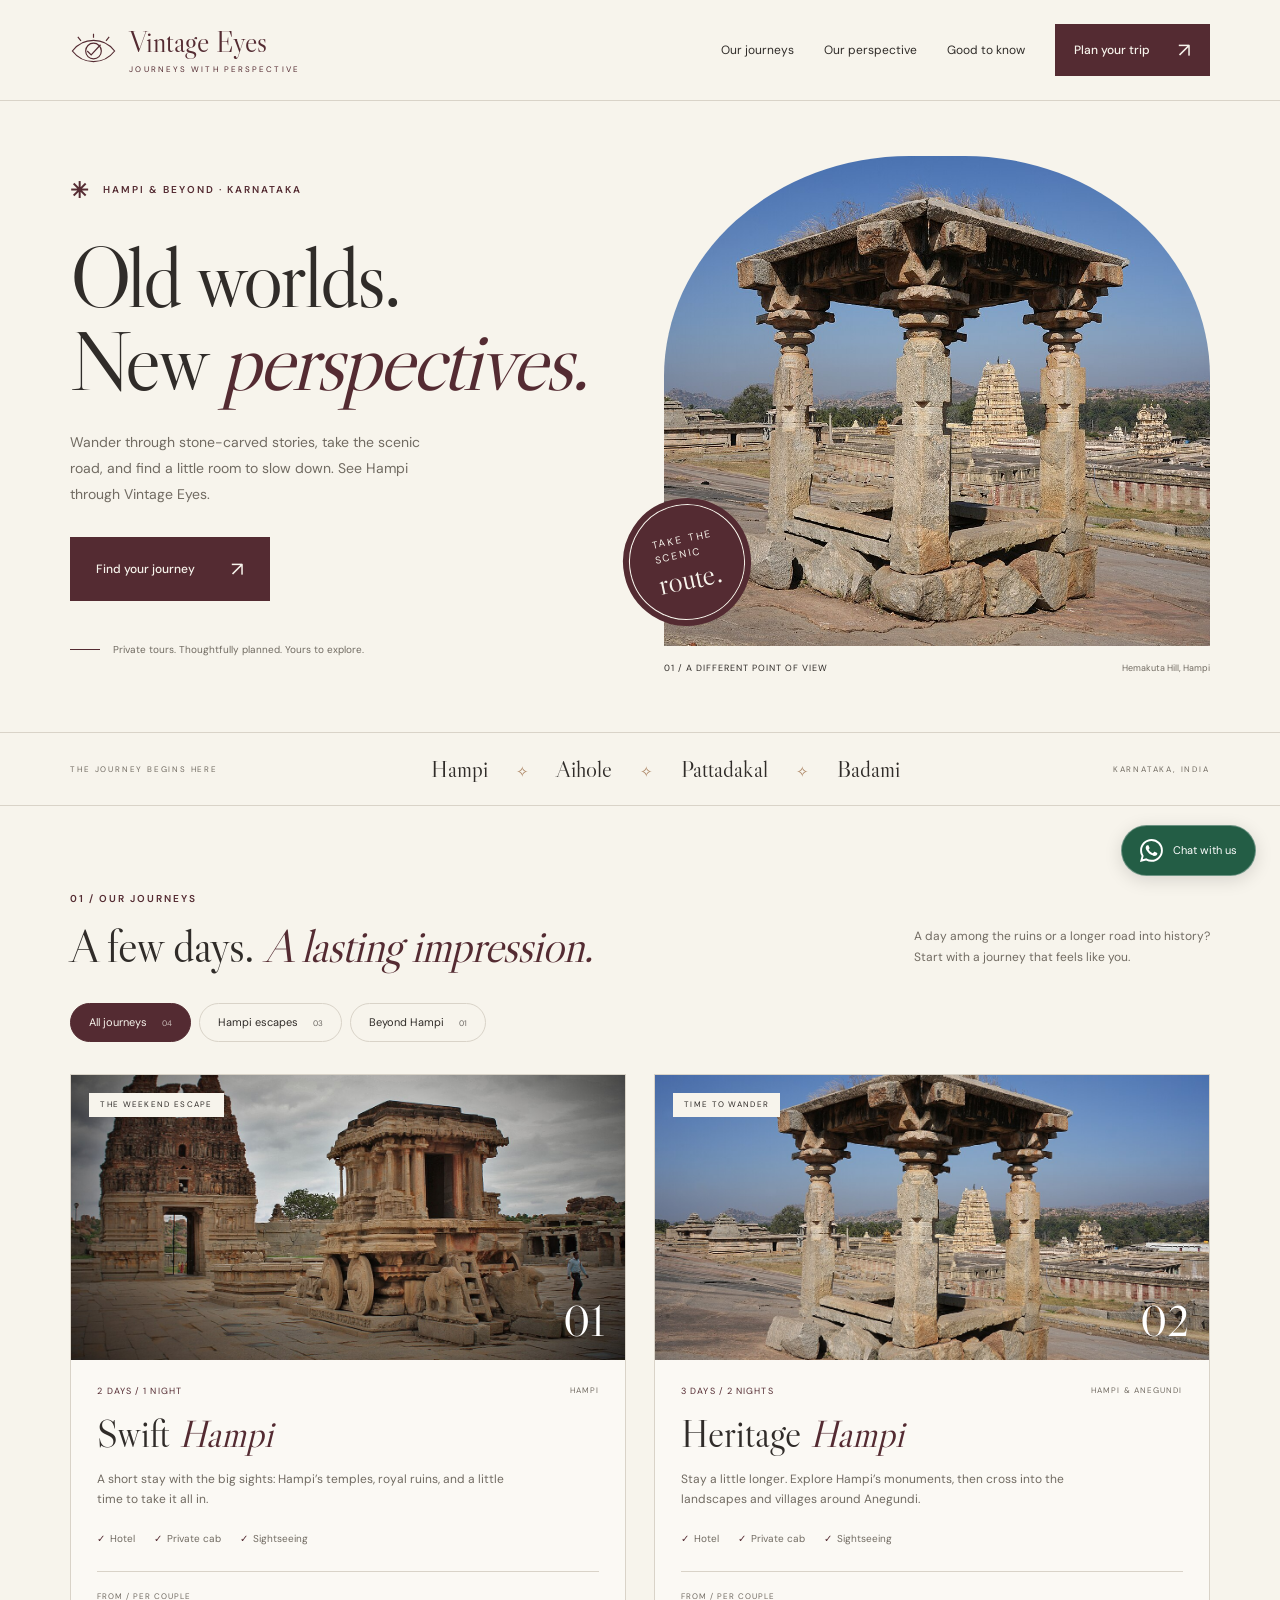
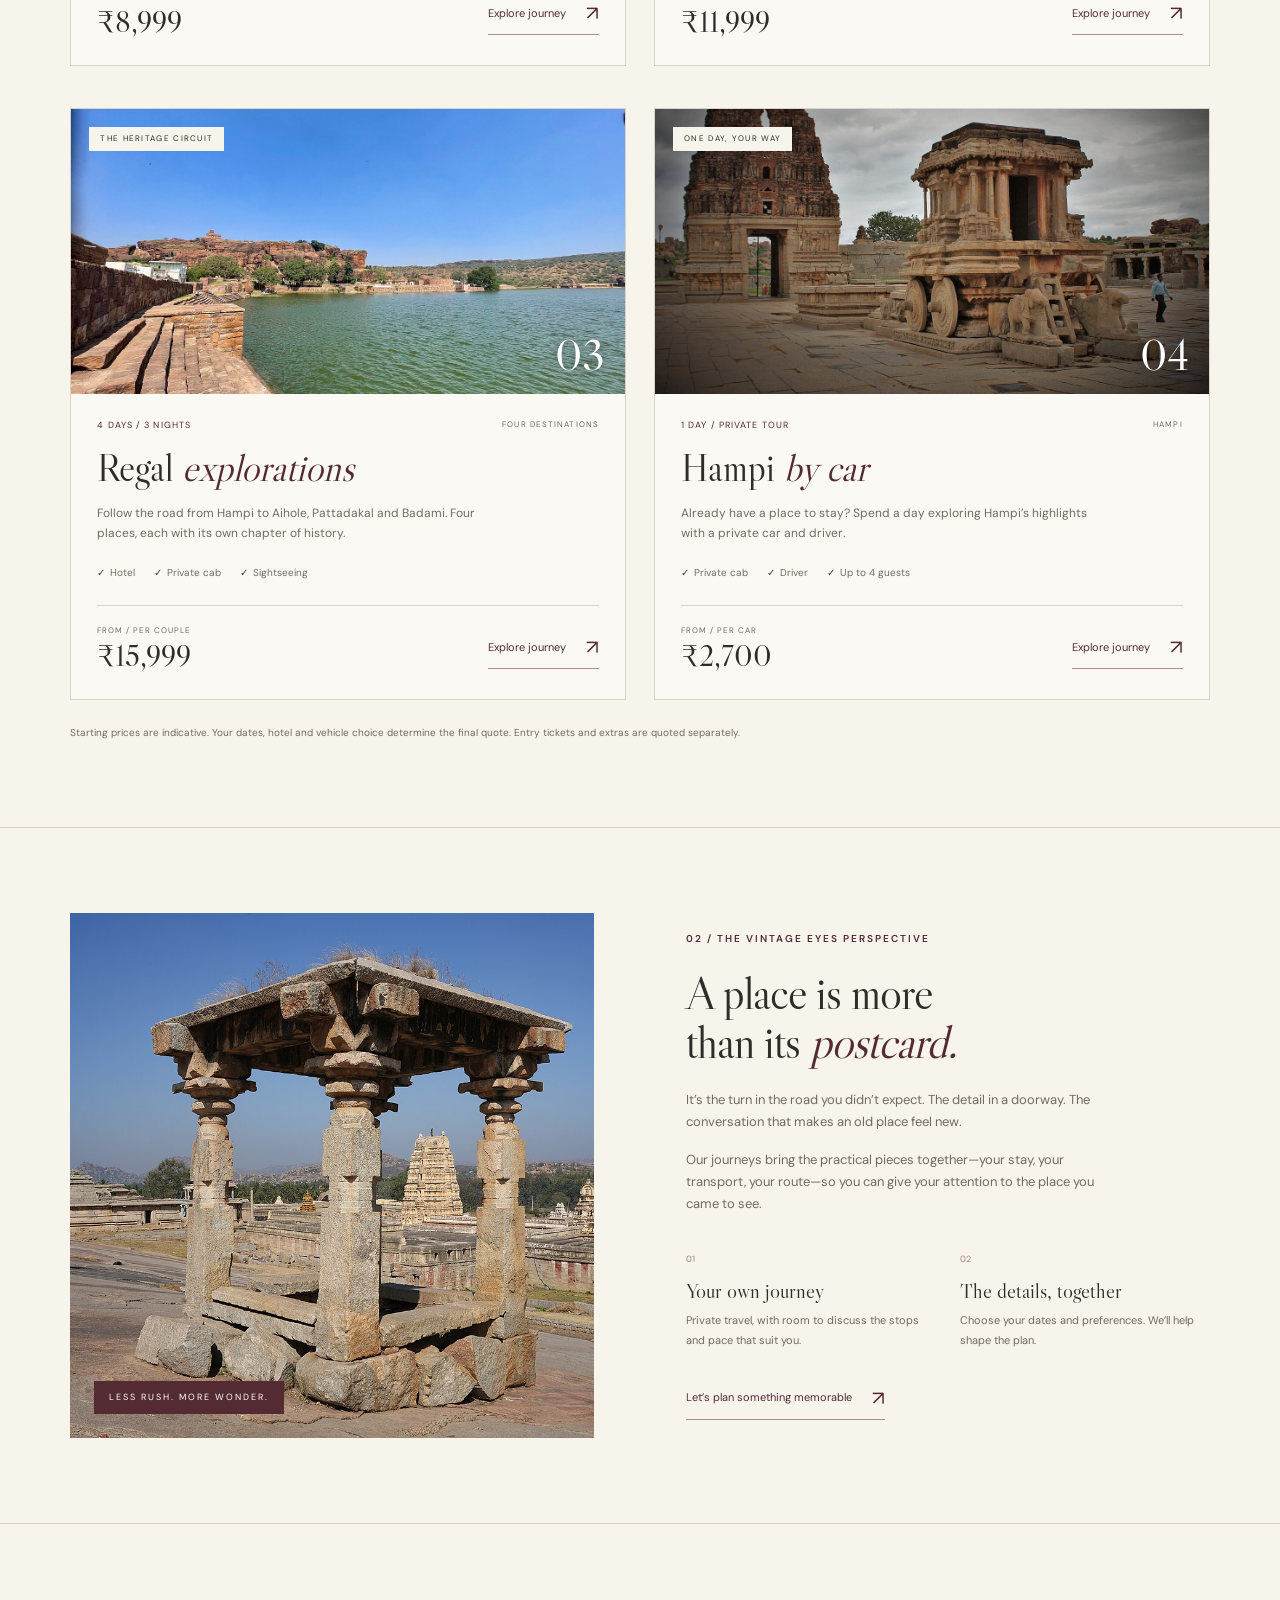
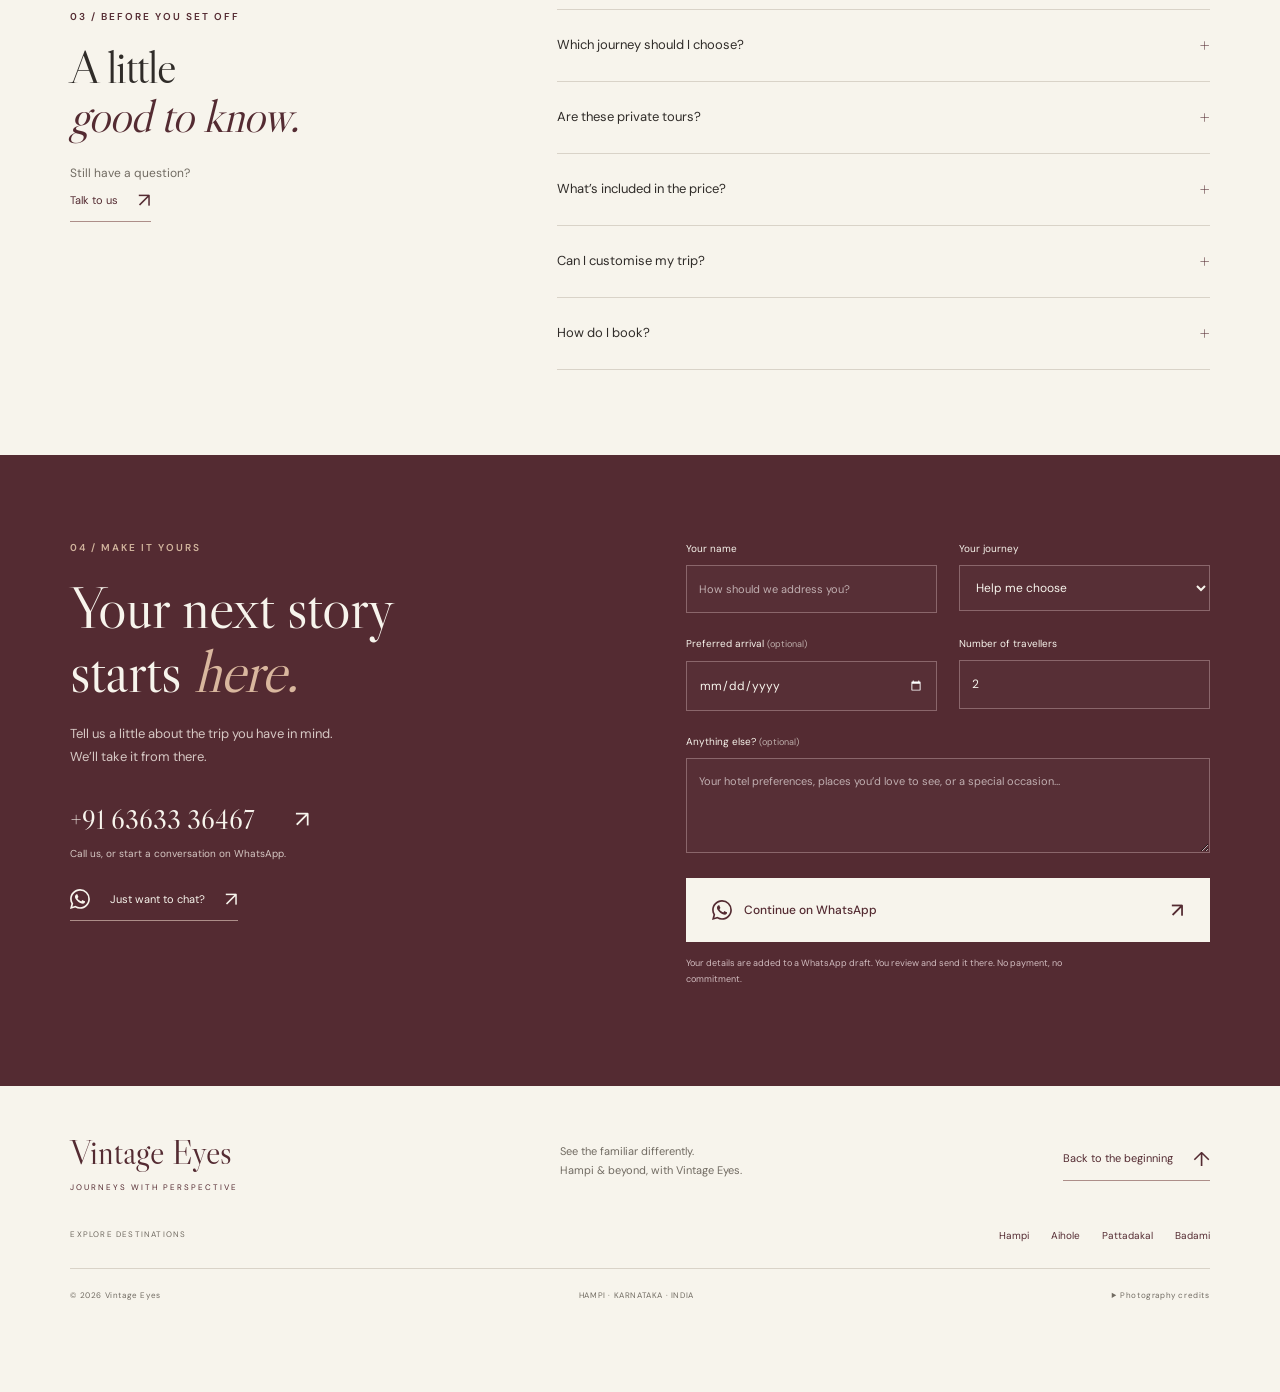
<file: index.html>
<!doctype html>
<html lang="en">
<head>
  <meta charset="UTF-8">
  <meta name="viewport" content="width=device-width, initial-scale=1">
  <meta name="theme-color" content="#542b32">
  <title>Vintage Eyes — Hampi, at your own pace</title>
  <meta name="description" content="Discover Hampi with Vintage Eyes. Private sightseeing, two- and three-day Hampi stays, and a four-day heritage journey through Aihole, Pattadakal and Badami.">
  <meta property="og:title" content="Vintage Eyes — Hampi, at your own pace">
  <meta property="og:description" content="Four thoughtful ways to explore Hampi and beyond. Find your journey, then plan it with us.">
  <meta property="og:type" content="website">
  <link rel="canonical" href="https://vintageeyestours.in/">
  <meta property="og:url" content="https://vintageeyestours.in/">
  <meta property="og:image" content="https://vintageeyestours.in/assets/images/hampi.jpg">
  <link rel="icon" href="assets/favicon.svg" type="image/svg+xml">
  <link rel="stylesheet" href="assets/css/style.css">
  <script src="assets/js/site.js" defer></script>
</head>
<body>
  <a class="skip-link" href="#main">Skip to content</a>
  <header class="site-header">
    <a class="brand" href="./" aria-label="Vintage Eyes home"><svg viewBox="0 0 60 44" aria-hidden="true"><path d="M3 23C17 5 43 5 57 23C43 41 17 41 3 23Z"/><circle cx="30" cy="23" r="10"/><path d="m22 23 5 5 12-13M30 1v5M10 5l4 5M50 5l-4 5"/></svg><span>Vintage Eyes<small>JOURNEYS WITH PERSPECTIVE</small></span></a>
    <button class="menu-toggle" aria-expanded="false" aria-controls="navigation" hidden>Menu <span aria-hidden="true">☰</span></button>
    <nav id="navigation" aria-label="Main navigation"><a href="#journeys">Our journeys</a><a href="#perspective">Our perspective</a><a href="#questions">Good to know</a><a class="button small" href="#plan">Plan your trip <span aria-hidden="true">↗</span></a></nav>
  </header>
  <main id="main">
    <section class="hero" aria-labelledby="hero-title">
      <div class="hero-copy"><p class="eyebrow"><span class="sun" aria-hidden="true">✳</span> HAMPI & BEYOND · KARNATAKA</p><h1 id="hero-title">Old worlds.<br>New <em>perspectives.</em></h1><p class="hero-description">Wander through stone-carved stories, take the scenic road, and find a little room to slow down. See Hampi through Vintage Eyes.</p><a href="#journeys" class="button">Find your journey <span aria-hidden="true">↗</span></a><div class="hero-footnote"><span class="line" aria-hidden="true"></span> Private tours. Thoughtfully planned. Yours to explore.</div></div>
      <figure class="hero-image"><img src="assets/images/hampi.jpg" alt="A stone pavilion on Hemakuta Hill overlooking Virupaksha Temple in Hampi" width="1280" height="853" fetchpriority="high"><figcaption><span>01 / A DIFFERENT POINT OF VIEW</span><span>Hemakuta Hill, Hampi</span></figcaption><div class="image-stamp" aria-hidden="true">TAKE THE<br>SCENIC<br><i>route.</i></div></figure>
    </section>
    <div id="destinations" class="destination-strip"><span>THE JOURNEY BEGINS HERE</span><p><a href="destinations/hampi/">Hampi</a> <i aria-hidden="true">✧</i> <a href="destinations/aihole/">Aihole</a> <i aria-hidden="true">✧</i> <a href="destinations/pattadakal/">Pattadakal</a> <i aria-hidden="true">✧</i> <a href="destinations/badami/">Badami</a></p><span>KARNATAKA, INDIA</span></div>
    <section id="journeys" class="journeys section" aria-labelledby="journeys-title">
      <div class="section-heading"><div><p class="eyebrow">01 / OUR JOURNEYS</p><h2 id="journeys-title">A few days. <em>A lasting impression.</em></h2></div><p>A day among the ruins or a longer road into history?<br>Start with a journey that feels like you.</p></div>
      <div class="filters" aria-label="Filter journeys" hidden><button class="filter active" data-filter="all" aria-pressed="true">All journeys <span>04</span></button><button class="filter" data-filter="hampi" aria-pressed="false">Hampi escapes <span>03</span></button><button class="filter" data-filter="circuit" aria-pressed="false">Beyond Hampi <span>01</span></button></div>
      <p id="filter-status" class="sr-only" aria-live="polite"></p>
      <div class="tour-grid">
        <article class="tour-card" data-category="hampi"><a class="tour-image" href="tours/swift-hampi-tour/" aria-label="Explore the Swift Hampi journey"><img src="assets/images/chariot.jpg" alt="The intricately carved Stone Chariot in the Vittala Temple courtyard" width="1280" height="853" loading="lazy"><span class="image-tag">THE WEEKEND ESCAPE</span><span class="tour-number">01</span></a><div class="tour-body"><p class="tour-meta">2 DAYS / 1 NIGHT <span>HAMPI</span></p><h3>Swift <em>Hampi</em></h3><p>A short stay with the big sights: Hampi’s temples, royal ruins, and a little time to take it all in.</p><div class="inclusion-row"><span>Hotel</span><span>Private cab</span><span>Sightseeing</span></div><div class="tour-bottom"><p><small>FROM / PER COUPLE</small><strong>₹8,999</strong></p><a class="text-link" href="tours/swift-hampi-tour/">Explore journey <span aria-hidden="true">↗</span></a></div></div></article>
        <article class="tour-card" data-category="hampi"><a class="tour-image" href="tours/heritage-hampi-tour/" aria-label="Explore the Heritage Hampi journey"><img src="assets/images/hampi.jpg" alt="Temples and boulders on Hemakuta Hill with Virupaksha Temple beyond" width="1280" height="853" loading="lazy"><span class="image-tag">TIME TO WANDER</span><span class="tour-number">02</span></a><div class="tour-body"><p class="tour-meta">3 DAYS / 2 NIGHTS <span>HAMPI & ANEGUNDI</span></p><h3>Heritage <em>Hampi</em></h3><p>Stay a little longer. Explore Hampi’s monuments, then cross into the landscapes and villages around Anegundi.</p><div class="inclusion-row"><span>Hotel</span><span>Private cab</span><span>Sightseeing</span></div><div class="tour-bottom"><p><small>FROM / PER COUPLE</small><strong>₹11,999</strong></p><a class="text-link" href="tours/heritage-hampi-tour/">Explore journey <span aria-hidden="true">↗</span></a></div></div></article>
        <article class="tour-card" data-category="circuit"><a class="tour-image" href="tours/regal-hampi-aihole-pattadakal-badami-tour/" aria-label="Explore the Regal heritage circuit"><img src="assets/images/badami.jpg" alt="Agastya Lake, red sandstone cliffs and temples in Badami" width="1280" height="960" loading="lazy"><span class="image-tag">THE HERITAGE CIRCUIT</span><span class="tour-number">03</span></a><div class="tour-body"><p class="tour-meta">4 DAYS / 3 NIGHTS <span>FOUR DESTINATIONS</span></p><h3>Regal <em>explorations</em></h3><p>Follow the road from Hampi to Aihole, Pattadakal and Badami. Four places, each with its own chapter of history.</p><div class="inclusion-row"><span>Hotel</span><span>Private cab</span><span>Sightseeing</span></div><div class="tour-bottom"><p><small>FROM / PER COUPLE</small><strong>₹15,999</strong></p><a class="text-link" href="tours/regal-hampi-aihole-pattadakal-badami-tour/">Explore journey <span aria-hidden="true">↗</span></a></div></div></article>
        <article class="tour-card" data-category="hampi"><a class="tour-image sightseeing-image" href="tours/hampi-sightseeing-by-car/" aria-label="Explore Hampi sightseeing by car"><img src="assets/images/chariot.jpg" alt="Stone carvings and pillared architecture at Hampi’s Vittala Temple" width="1280" height="853" loading="lazy"><span class="image-tag">ONE DAY, YOUR WAY</span><span class="tour-number">04</span></a><div class="tour-body"><p class="tour-meta">1 DAY / PRIVATE TOUR <span>HAMPI</span></p><h3>Hampi <em>by car</em></h3><p>Already have a place to stay? Spend a day exploring Hampi’s highlights with a private car and driver.</p><div class="inclusion-row"><span>Private cab</span><span>Driver</span><span>Up to 4 guests</span></div><div class="tour-bottom"><p><small>FROM / PER CAR</small><strong>₹2,700</strong></p><a class="text-link" href="tours/hampi-sightseeing-by-car/">Explore journey <span aria-hidden="true">↗</span></a></div></div></article>
      </div><p class="price-note">Starting prices are indicative. Your dates, hotel and vehicle choice determine the final quote. Entry tickets and extras are quoted separately.</p>
    </section>
    <section id="perspective" class="perspective section" aria-labelledby="perspective-title"><div class="perspective-photo"><img src="assets/images/hampi.jpg" alt="A quiet stone pavilion framed by Hampi’s granite landscape" width="1280" height="853" loading="lazy"><span>LESS RUSH. MORE WONDER.</span></div><div class="perspective-copy"><p class="eyebrow">02 / THE VINTAGE EYES PERSPECTIVE</p><h2 id="perspective-title">A place is more<br>than its <em>postcard.</em></h2><p>It’s the turn in the road you didn’t expect. The detail in a doorway. The conversation that makes an old place feel new.</p><p>Our journeys bring the practical pieces together—your stay, your transport, your route—so you can give your attention to the place you came to see.</p><div class="principles"><div><span>01</span><h3>Your own journey</h3><p>Private travel, with room to discuss the stops and pace that suit you.</p></div><div><span>02</span><h3>The details, together</h3><p>Choose your dates and preferences. We’ll help shape the plan.</p></div></div><a class="text-link" href="#plan">Let’s plan something memorable <span aria-hidden="true">↗</span></a></div></section>
    <section id="questions" class="faq section" aria-labelledby="questions-title"><div><p class="eyebrow">03 / BEFORE YOU SET OFF</p><h2 id="questions-title">A little<br><em>good to know.</em></h2><p>Still have a question?<br><a class="text-link" href="tel:+916363336467">Talk to us <span aria-hidden="true">↗</span></a></p></div><div class="faq-list"><details><summary>Which journey should I choose?</summary><p>Choose the car tour for a single day without accommodation, Swift for a short Hampi stay, Heritage for more time in Hampi and Anegundi, or Regal for the wider heritage circuit.</p></details><details><summary>Are these private tours?</summary><p>Yes. These journeys use a private vehicle rather than a shared group departure. Tell us your group size so we can discuss a suitable vehicle.</p></details><details><summary>What’s included in the price?</summary><p>Swift, Heritage and Regal include a hotel, private cab and sightseeing. The day tour includes a car and driver, without a hotel. Confirm the exact inclusions, vehicle allowance, meals and additional fees with us before booking.</p></details><details><summary>Can I customise my trip?</summary><p>Yes. Share your dates, group size, preferred stay and the places you want to visit. We’ll discuss what fits into your itinerary and provide a personalised quote.</p></details><details><summary>How do I book?</summary><p>Start with a call or WhatsApp enquiry. We’ll confirm availability, the itinerary, pricing and booking terms with you. Sending an enquiry does not reserve a tour or take a payment.</p></details></div></section>
    <section id="plan" class="plan section" aria-labelledby="plan-title"><div class="plan-copy"><p class="eyebrow">04 / MAKE IT YOURS</p><h2 id="plan-title">Your next story<br>starts <em>here.</em></h2><p>Tell us a little about the trip you have in mind.<br>We’ll take it from there.</p><a class="contact-number" href="tel:+916363336467">+91 63633 36467 <span aria-hidden="true">↗</span></a><p class="contact-caption">Call us, or start a conversation on WhatsApp.</p><a class="text-link" href="https://wa.me/916363336467" target="_blank" rel="noopener noreferrer"><svg xmlns="http://www.w3.org/2000/svg" width="16" height="16" fill="currentColor" class="whatsapp-icon" aria-hidden="true" focusable="false" viewBox="0 0 16 16">
  <path d="M13.601 2.326A7.85 7.85 0 0 0 7.994 0C3.627 0 .068 3.558.064 7.926c0 1.399.366 2.76 1.057 3.965L0 16l4.204-1.102a7.9 7.9 0 0 0 3.79.965h.004c4.368 0 7.926-3.558 7.93-7.93A7.9 7.9 0 0 0 13.6 2.326zM7.994 14.521a6.6 6.6 0 0 1-3.356-.92l-.24-.144-2.494.654.666-2.433-.156-.251a6.56 6.56 0 0 1-1.007-3.505c0-3.626 2.957-6.584 6.591-6.584a6.56 6.56 0 0 1 4.66 1.931 6.56 6.56 0 0 1 1.928 4.66c-.004 3.639-2.961 6.592-6.592 6.592m3.615-4.934c-.197-.099-1.17-.578-1.353-.646-.182-.065-.315-.099-.445.099-.133.197-.513.646-.627.775-.114.133-.232.148-.43.05-.197-.1-.836-.308-1.592-.985-.59-.525-.985-1.175-1.103-1.372-.114-.198-.011-.304.088-.403.087-.088.197-.232.296-.346.1-.114.133-.198.198-.33.065-.134.034-.248-.015-.347-.05-.099-.445-1.076-.612-1.47-.16-.389-.323-.335-.445-.34-.114-.007-.247-.007-.38-.007a.73.73 0 0 0-.529.247c-.182.198-.691.677-.691 1.654s.71 1.916.81 2.049c.098.133 1.394 2.132 3.383 2.992.47.205.84.326 1.129.418.475.152.904.129 1.246.08.38-.058 1.171-.48 1.338-.943.164-.464.164-.86.114-.943-.049-.084-.182-.133-.38-.232"/>
</svg>Just want to chat? <span aria-hidden="true">↗</span></a></div><form id="enquiry-form" hidden action="https://wa.me/916363336467" method="get" target="_blank" rel="noopener noreferrer"><div class="form-trap" aria-hidden="true"><label>Leave this field empty<input type="text" name="website" tabindex="-1" autocomplete="off"></label></div><div class="form-grid"><label>Your name<input name="traveller" autocomplete="name" placeholder="How should we address you?" maxlength="80" required></label><label>Your journey<select id="journey-select" name="journey"><option value="Not sure yet">Help me choose</option><option value="Swift Hampi — 2 days">Swift Hampi · 2 days</option><option value="Heritage Hampi — 3 days">Heritage Hampi · 3 days</option><option value="Regal heritage circuit — 4 days">Regal explorations · 4 days</option><option value="Hampi sightseeing by car — 1 day">Hampi by car · 1 day</option></select></label><label>Preferred arrival <span>(optional)</span><input type="date" name="arrival" id="arrival"></label><label>Number of travellers<input type="number" name="guests" min="1" max="50" step="1" value="2" required></label><label class="full-width">Anything else? <span>(optional)</span><textarea name="notes" rows="3" maxlength="1500" placeholder="Your hotel preferences, places you’d love to see, or a special occasion…"></textarea></label></div><button class="button whatsapp-button" type="submit"><svg xmlns="http://www.w3.org/2000/svg" width="16" height="16" fill="currentColor" class="whatsapp-icon" aria-hidden="true" focusable="false" viewBox="0 0 16 16">
  <path d="M13.601 2.326A7.85 7.85 0 0 0 7.994 0C3.627 0 .068 3.558.064 7.926c0 1.399.366 2.76 1.057 3.965L0 16l4.204-1.102a7.9 7.9 0 0 0 3.79.965h.004c4.368 0 7.926-3.558 7.93-7.93A7.9 7.9 0 0 0 13.6 2.326zM7.994 14.521a6.6 6.6 0 0 1-3.356-.92l-.24-.144-2.494.654.666-2.433-.156-.251a6.56 6.56 0 0 1-1.007-3.505c0-3.626 2.957-6.584 6.591-6.584a6.56 6.56 0 0 1 4.66 1.931 6.56 6.56 0 0 1 1.928 4.66c-.004 3.639-2.961 6.592-6.592 6.592m3.615-4.934c-.197-.099-1.17-.578-1.353-.646-.182-.065-.315-.099-.445.099-.133.197-.513.646-.627.775-.114.133-.232.148-.43.05-.197-.1-.836-.308-1.592-.985-.59-.525-.985-1.175-1.103-1.372-.114-.198-.011-.304.088-.403.087-.088.197-.232.296-.346.1-.114.133-.198.198-.33.065-.134.034-.248-.015-.347-.05-.099-.445-1.076-.612-1.47-.16-.389-.323-.335-.445-.34-.114-.007-.247-.007-.38-.007a.73.73 0 0 0-.529.247c-.182.198-.691.677-.691 1.654s.71 1.916.81 2.049c.098.133 1.394 2.132 3.383 2.992.47.205.84.326 1.129.418.475.152.904.129 1.246.08.38-.058 1.171-.48 1.338-.943.164-.464.164-.86.114-.943-.049-.084-.182-.133-.38-.232"/>
</svg><span class="whatsapp-label">Continue on WhatsApp</span> <span aria-hidden="true">↗</span></button><p class="form-note">Your details are added to a WhatsApp draft. You review and send it there. No payment, no commitment.</p><p id="form-status" class="form-note" role="status"></p></form><noscript><div class="no-script-enquiry"><p>You can enquire directly on WhatsApp or call us. JavaScript is needed to prepare a personalised draft from the form.</p><a class="button whatsapp-button" href="https://wa.me/916363336467" target="_blank" rel="noopener noreferrer"><svg xmlns="http://www.w3.org/2000/svg" width="16" height="16" fill="currentColor" class="whatsapp-icon" aria-hidden="true" focusable="false" viewBox="0 0 16 16">
  <path d="M13.601 2.326A7.85 7.85 0 0 0 7.994 0C3.627 0 .068 3.558.064 7.926c0 1.399.366 2.76 1.057 3.965L0 16l4.204-1.102a7.9 7.9 0 0 0 3.79.965h.004c4.368 0 7.926-3.558 7.93-7.93A7.9 7.9 0 0 0 13.6 2.326zM7.994 14.521a6.6 6.6 0 0 1-3.356-.92l-.24-.144-2.494.654.666-2.433-.156-.251a6.56 6.56 0 0 1-1.007-3.505c0-3.626 2.957-6.584 6.591-6.584a6.56 6.56 0 0 1 4.66 1.931 6.56 6.56 0 0 1 1.928 4.66c-.004 3.639-2.961 6.592-6.592 6.592m3.615-4.934c-.197-.099-1.17-.578-1.353-.646-.182-.065-.315-.099-.445.099-.133.197-.513.646-.627.775-.114.133-.232.148-.43.05-.197-.1-.836-.308-1.592-.985-.59-.525-.985-1.175-1.103-1.372-.114-.198-.011-.304.088-.403.087-.088.197-.232.296-.346.1-.114.133-.198.198-.33.065-.134.034-.248-.015-.347-.05-.099-.445-1.076-.612-1.47-.16-.389-.323-.335-.445-.34-.114-.007-.247-.007-.38-.007a.73.73 0 0 0-.529.247c-.182.198-.691.677-.691 1.654s.71 1.916.81 2.049c.098.133 1.394 2.132 3.383 2.992.47.205.84.326 1.129.418.475.152.904.129 1.246.08.38-.058 1.171-.48 1.338-.943.164-.464.164-.86.114-.943-.049-.084-.182-.133-.38-.232"/>
</svg><span>Open WhatsApp</span></a></div></noscript></section>
  </main>
  <footer class="site-footer"><div class="footer-top"><a class="footer-brand" href="./">Vintage Eyes<span>JOURNEYS WITH PERSPECTIVE</span></a><p>See the familiar differently.<br>Hampi & beyond, with Vintage Eyes.</p><a href="#main" class="text-link">Back to the beginning <span aria-hidden="true">↑</span></a></div><nav class="footer-destinations" aria-label="Explore destinations"><span>EXPLORE DESTINATIONS</span><a href="destinations/hampi/">Hampi</a><a href="destinations/aihole/">Aihole</a><a href="destinations/pattadakal/">Pattadakal</a><a href="destinations/badami/">Badami</a></nav><div class="footer-bottom"><span>© <span id="year">2026</span> Vintage Eyes</span><span>HAMPI · KARNATAKA · INDIA</span><details class="credits"><summary>Photography credits</summary><p>Hemakuta Hill: <a href="https://commons.wikimedia.org/wiki/File:Hampi_-_Hemakuta_Hill,_Virupaksha_Temple.jpg" target="_blank" rel="noopener noreferrer">Ingo Mehling</a>. Stone Chariot: <a href="https://commons.wikimedia.org/wiki/File:Stone_Chariot,_Hampi_2.jpg" target="_blank" rel="noopener noreferrer">Ajayreddykalavalli</a>. Agastya Lake: <a href="https://commons.wikimedia.org/wiki/File:Agastya_Lake_with_Badami_Temples.jpg" target="_blank" rel="noopener noreferrer">Mbigul</a>. These three images are via Wikimedia Commons, <a href="https://creativecommons.org/licenses/by-sa/4.0/" target="_blank" rel="noopener noreferrer">CC BY-SA 4.0</a>. Durga Temple: <a href="https://commons.wikimedia.org/wiki/File:Durga_Temple_in_Aihole.jpg" target="_blank" rel="noopener noreferrer">IM3847</a>, <a href="https://creativecommons.org/licenses/by-sa/4.0/" target="_blank" rel="noopener noreferrer">CC BY-SA 4.0</a>. Pattadakal: <a href="https://commons.wikimedia.org/wiki/File:Virupaksha_Temple,_Pattadakal,_Karnataka.jpg" target="_blank" rel="noopener noreferrer">Mukul Banerjee</a>, <a href="https://creativecommons.org/licenses/by-sa/3.0/" target="_blank" rel="noopener noreferrer">CC BY-SA 3.0</a>. Images resized and cropped for display; image adaptations retain the same license.</p></details></div></footer>
<a class="floating-whatsapp" href="https://wa.me/916363336467" target="_blank" rel="noopener noreferrer" aria-label="Chat with Vintage Eyes on WhatsApp"><svg xmlns="http://www.w3.org/2000/svg" width="16" height="16" fill="currentColor" class="whatsapp-icon" aria-hidden="true" focusable="false" viewBox="0 0 16 16">
  <path d="M13.601 2.326A7.85 7.85 0 0 0 7.994 0C3.627 0 .068 3.558.064 7.926c0 1.399.366 2.76 1.057 3.965L0 16l4.204-1.102a7.9 7.9 0 0 0 3.79.965h.004c4.368 0 7.926-3.558 7.93-7.93A7.9 7.9 0 0 0 13.6 2.326zM7.994 14.521a6.6 6.6 0 0 1-3.356-.92l-.24-.144-2.494.654.666-2.433-.156-.251a6.56 6.56 0 0 1-1.007-3.505c0-3.626 2.957-6.584 6.591-6.584a6.56 6.56 0 0 1 4.66 1.931 6.56 6.56 0 0 1 1.928 4.66c-.004 3.639-2.961 6.592-6.592 6.592m3.615-4.934c-.197-.099-1.17-.578-1.353-.646-.182-.065-.315-.099-.445.099-.133.197-.513.646-.627.775-.114.133-.232.148-.43.05-.197-.1-.836-.308-1.592-.985-.59-.525-.985-1.175-1.103-1.372-.114-.198-.011-.304.088-.403.087-.088.197-.232.296-.346.1-.114.133-.198.198-.33.065-.134.034-.248-.015-.347-.05-.099-.445-1.076-.612-1.47-.16-.389-.323-.335-.445-.34-.114-.007-.247-.007-.38-.007a.73.73 0 0 0-.529.247c-.182.198-.691.677-.691 1.654s.71 1.916.81 2.049c.098.133 1.394 2.132 3.383 2.992.47.205.84.326 1.129.418.475.152.904.129 1.246.08.38-.058 1.171-.48 1.338-.943.164-.464.164-.86.114-.943-.049-.084-.182-.133-.38-.232"/>
</svg><span>Chat with us</span></a>
</body>
</html>
</file>
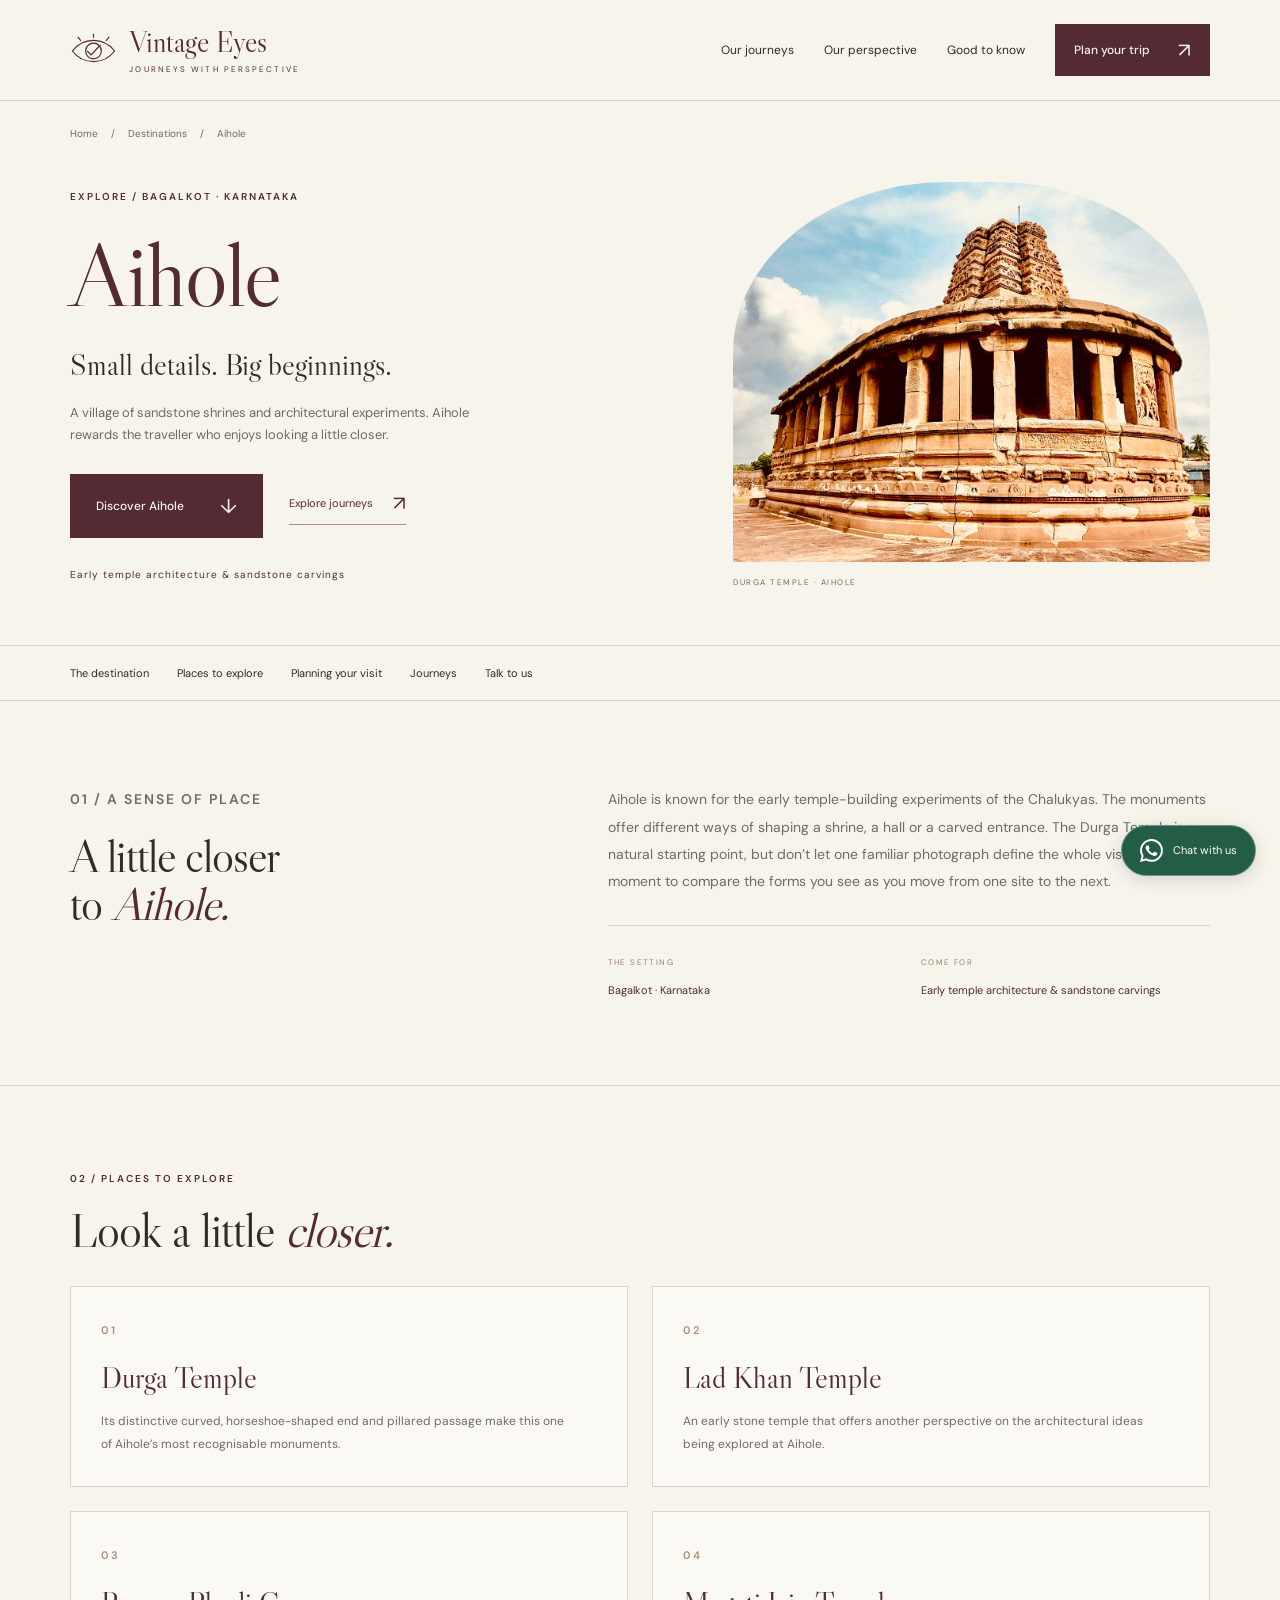
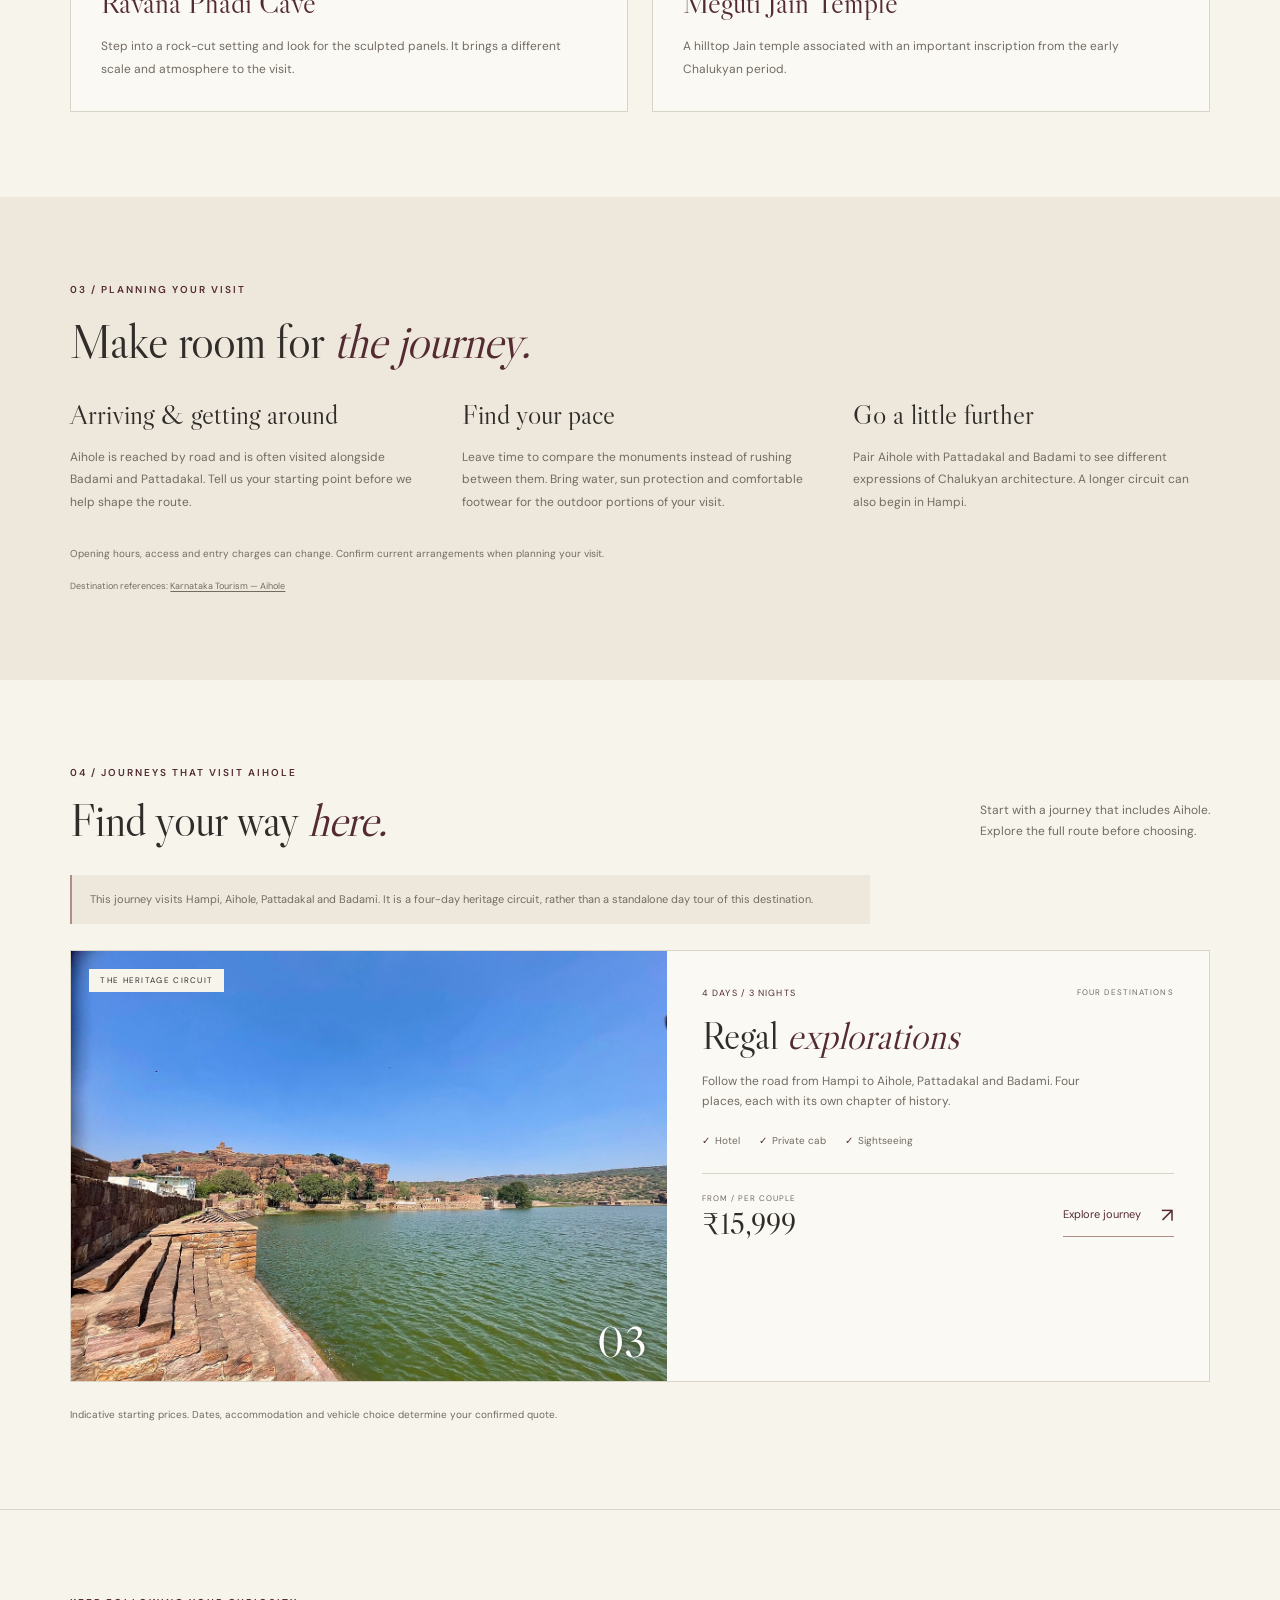
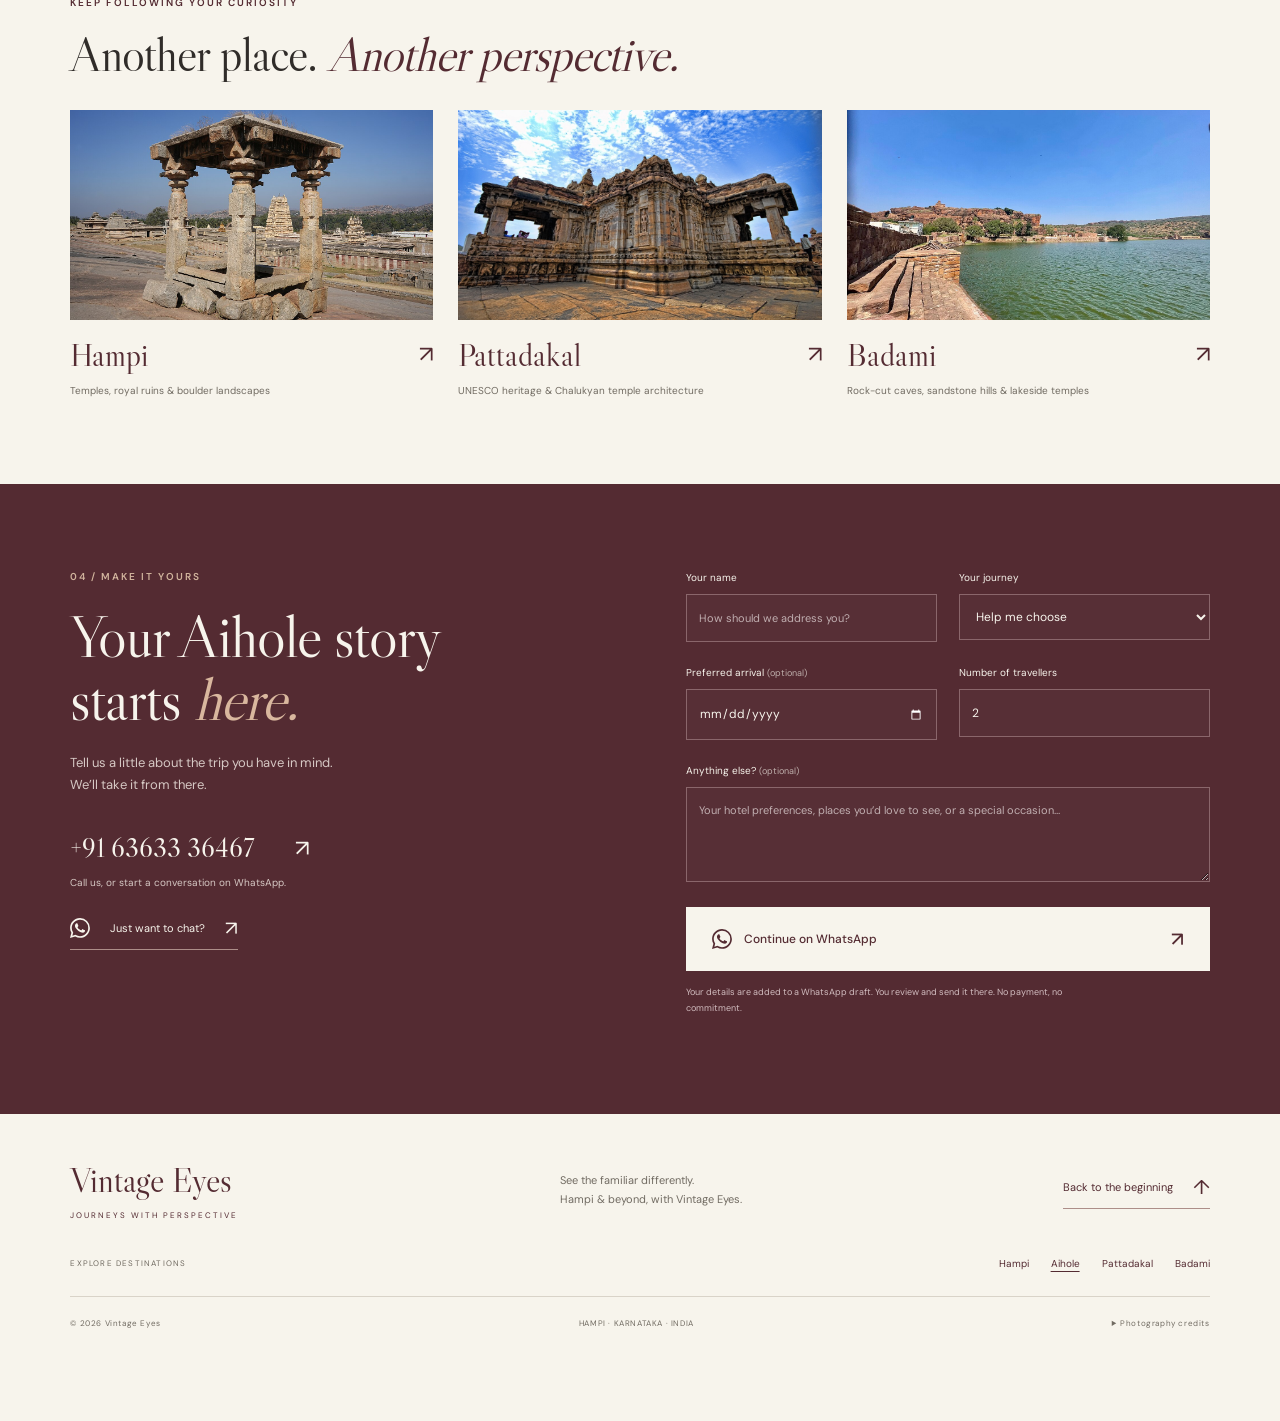
<file: destinations/aihole/index.html>
<!doctype html>
<html lang="en">
<head>
  <meta charset="UTF-8">
  <meta name="viewport" content="width=device-width, initial-scale=1">
  <meta name="theme-color" content="#542b32">
  <title>Aihole — Destination Guide & Tours | Vintage Eyes</title>
  <meta name="description" content="Explore Aihole with Vintage Eyes: destination highlights, visiting notes and journeys that include Aihole.">
  <link rel="canonical" href="https://vintageeyestours.in/destinations/aihole/">
  <meta property="og:title" content="Aihole — Discover the destination | Vintage Eyes">
  <meta property="og:description" content="Explore Aihole with Vintage Eyes: destination highlights, visiting notes and journeys that include Aihole.">
  <meta property="og:type" content="website">
  <meta property="og:url" content="https://vintageeyestours.in/destinations/aihole/">
  <meta property="og:image" content="https://vintageeyestours.in/assets/images/aihole.jpg">
  <link rel="icon" href="../../assets/favicon.svg" type="image/svg+xml">
  <link rel="stylesheet" href="../../assets/css/style.css">
  <script src="../../assets/js/site.js" defer></script>
  <script type="application/ld+json">{"@context": "https://schema.org", "@type": "BreadcrumbList", "itemListElement": [{"@type": "ListItem", "position": 1, "name": "Home", "item": "https://vintageeyestours.in/"}, {"@type": "ListItem", "position": 2, "name": "Aihole", "item": "https://vintageeyestours.in/destinations/aihole/"}]}</script>
</head>
<body class="destination-page">
<a class="skip-link" href="#main">Skip to content</a>
<header class="site-header">
    <a class="brand" href="../../" aria-label="Vintage Eyes home"><svg viewBox="0 0 60 44" aria-hidden="true"><path d="M3 23C17 5 43 5 57 23C43 41 17 41 3 23Z"/><circle cx="30" cy="23" r="10"/><path d="m22 23 5 5 12-13M30 1v5M10 5l4 5M50 5l-4 5"/></svg><span>Vintage Eyes<small>JOURNEYS WITH PERSPECTIVE</small></span></a>
    <button class="menu-toggle" aria-expanded="false" aria-controls="navigation" hidden>Menu <span aria-hidden="true">☰</span></button>
    <nav id="navigation" aria-label="Main navigation"><a href="../../#journeys">Our journeys</a><a href="../../#perspective">Our perspective</a><a href="../../#questions">Good to know</a><a class="button small" href="#plan">Plan your trip <span aria-hidden="true">↗</span></a></nav>
  </header>
<main id="main">
  <div class="breadcrumbs"><a href="../../">Home</a><span aria-hidden="true">/</span><a href="../../#destinations">Destinations</a><span aria-hidden="true">/</span><span>Aihole</span></div>
  <section class="tour-hero destination-hero section" aria-labelledby="destination-title"><div><p class="eyebrow">EXPLORE / BAGALKOT · KARNATAKA</p><h1 id="destination-title">Aihole</h1><p class="tour-tagline">Small details. Big beginnings.</p><p class="tour-intro">A village of sandstone shrines and architectural experiments. Aihole rewards the traveller who enjoys looking a little closer.</p><div class="tour-hero-actions"><a class="button" href="#highlights">Discover Aihole <span aria-hidden="true">↓</span></a><a class="text-link" href="#destination-tours">Explore journeys <span aria-hidden="true">↗</span></a></div><p class="tour-location">Early temple architecture &amp; sandstone carvings</p></div><figure><img src="../../assets/images/aihole.jpg" alt="The pillared exterior and curved end of Durga Temple in Aihole" width="1280" height="853" fetchpriority="high"><figcaption>DURGA TEMPLE · AIHOLE</figcaption></figure></section>
  <nav class="tour-section-nav" aria-label="On this destination page"><a href="#overview">The destination</a><a href="#highlights">Places to explore</a><a href="#visit">Planning your visit</a><a href="#destination-tours">Journeys</a><a href="#plan">Talk to us</a></nav>
  <section id="overview" class="destination-overview section"><div><p class="eyebrow">01 / A SENSE OF PLACE</p><h2>A little closer<br>to <em>Aihole.</em></h2></div><div><p>Aihole is known for the early temple-building experiments of the Chalukyas. The monuments offer different ways of shaping a shrine, a hall or a carved entrance. The Durga Temple is a natural starting point, but don’t let one familiar photograph define the whole visit. Take a moment to compare the forms you see as you move from one site to the next.</p><div class="destination-facts"><div><span>THE SETTING</span><p>Bagalkot · Karnataka</p></div><div><span>COME FOR</span><p>Early temple architecture &amp; sandstone carvings</p></div></div></div></section>
  <section id="highlights" class="destination-highlights section"><p class="eyebrow">02 / PLACES TO EXPLORE</p><h2>Look a little <em>closer.</em></h2><div class="destination-highlight-grid"><article class="destination-highlight"><span class="eyebrow">01</span><h3>Durga Temple</h3><p>Its distinctive curved, horseshoe-shaped end and pillared passage make this one of Aihole’s most recognisable monuments.</p></article><article class="destination-highlight"><span class="eyebrow">02</span><h3>Lad Khan Temple</h3><p>An early stone temple that offers another perspective on the architectural ideas being explored at Aihole.</p></article><article class="destination-highlight"><span class="eyebrow">03</span><h3>Ravana Phadi Cave</h3><p>Step into a rock-cut setting and look for the sculpted panels. It brings a different scale and atmosphere to the visit.</p></article><article class="destination-highlight"><span class="eyebrow">04</span><h3>Meguti Jain Temple</h3><p>A hilltop Jain temple associated with an important inscription from the early Chalukyan period.</p></article></div></section>
  <section id="visit" class="destination-visit section"><p class="eyebrow">03 / PLANNING YOUR VISIT</p><h2>Make room for <em>the journey.</em></h2><div class="destination-visit-grid"><article><h3>Arriving & getting around</h3><p>Aihole is reached by road and is often visited alongside Badami and Pattadakal. Tell us your starting point before we help shape the route.</p></article><article><h3>Find your pace</h3><p>Leave time to compare the monuments instead of rushing between them. Bring water, sun protection and comfortable footwear for the outdoor portions of your visit.</p></article><article><h3>Go a little further</h3><p>Pair Aihole with Pattadakal and Badami to see different expressions of Chalukyan architecture. A longer circuit can also begin in Hampi.</p></article></div><p class="section-note">Opening hours, access and entry charges can change. Confirm current arrangements when planning your visit.</p><p class="destination-sources">Destination references: <a href="https://karnatakatourism.org/en/destinations/aihole" target="_blank" rel="noopener noreferrer">Karnataka Tourism — Aihole</a></p></section>
  <section id="destination-tours" class="destination-tours section" aria-labelledby="destination-tours-title"><div class="section-heading"><div><p class="eyebrow">04 / JOURNEYS THAT VISIT AIHOLE</p><h2 id="destination-tours-title">Find your way <em>here.</em></h2></div><p>Start with a journey that includes Aihole.<br>Explore the full route before choosing.</p></div><p class="section-note circuit-note">This journey visits Hampi, Aihole, Pattadakal and Badami. It is a four-day heritage circuit, rather than a standalone day tour of this destination.</p><div class="tour-grid single-tour"><article class="tour-card" data-category="circuit"><a class="tour-image" href="../../tours/regal-hampi-aihole-pattadakal-badami-tour/" aria-label="Explore the Regal heritage circuit"><img src="../../assets/images/badami.jpg" alt="Agastya Lake, red sandstone cliffs and temples in Badami" width="1280" height="960" loading="lazy"><span class="image-tag">THE HERITAGE CIRCUIT</span><span class="tour-number">03</span></a><div class="tour-body"><p class="tour-meta">4 DAYS / 3 NIGHTS <span>FOUR DESTINATIONS</span></p><h3>Regal <em>explorations</em></h3><p>Follow the road from Hampi to Aihole, Pattadakal and Badami. Four places, each with its own chapter of history.</p><div class="inclusion-row"><span>Hotel</span><span>Private cab</span><span>Sightseeing</span></div><div class="tour-bottom"><p><small>FROM / PER COUPLE</small><strong>₹15,999</strong></p><a class="text-link" href="../../tours/regal-hampi-aihole-pattadakal-badami-tour/">Explore journey <span aria-hidden="true">↗</span></a></div></div></article></div><p class="price-note">Indicative starting prices. Dates, accommodation and vehicle choice determine your confirmed quote.</p></section>
  <section class="destination-related section" aria-labelledby="related-title"><p class="eyebrow">KEEP FOLLOWING YOUR CURIOSITY</p><h2 id="related-title">Another place. <em>Another perspective.</em></h2><div><a class="destination-related-card" href="../hampi/"><img src="../../assets/images/hampi.jpg" alt="A stone pavilion on Hemakuta Hill overlooking Virupaksha Temple in Hampi" width="640" height="420" loading="lazy"><div><h3>Hampi</h3><span aria-hidden="true">↗</span></div><p>Temples, royal ruins &amp; boulder landscapes</p></a><a class="destination-related-card" href="../pattadakal/"><img src="../../assets/images/pattadakal.jpg" alt="Virupaksha Temple and its stone enclosure at Pattadakal" width="640" height="420" loading="lazy"><div><h3>Pattadakal</h3><span aria-hidden="true">↗</span></div><p>UNESCO heritage &amp; Chalukyan temple architecture</p></a><a class="destination-related-card" href="../badami/"><img src="../../assets/images/badami.jpg" alt="Agastya Lake with sandstone cliffs and temples in Badami" width="640" height="420" loading="lazy"><div><h3>Badami</h3><span aria-hidden="true">↗</span></div><p>Rock-cut caves, sandstone hills &amp; lakeside temples</p></a></div></section>
  <section id="plan" class="plan section" aria-labelledby="plan-title"><div class="plan-copy"><p class="eyebrow">04 / MAKE IT YOURS</p><h2 id="plan-title">Your Aihole story<br>starts <em>here.</em></h2><p>Tell us a little about the trip you have in mind.<br>We’ll take it from there.</p><a class="contact-number" href="tel:+916363336467">+91 63633 36467 <span aria-hidden="true">↗</span></a><p class="contact-caption">Call us, or start a conversation on WhatsApp.</p><a class="text-link" href="https://wa.me/916363336467?text=Hello%20Vintage%20Eyes%21%20I%E2%80%99d%20like%20to%20plan%20a%20visit%20to%20Aihole.%20Please%20help%20me%20choose%20a%20journey." target="_blank" rel="noopener noreferrer"><svg xmlns="http://www.w3.org/2000/svg" width="16" height="16" fill="currentColor" class="whatsapp-icon" aria-hidden="true" focusable="false" viewBox="0 0 16 16">
  <path d="M13.601 2.326A7.85 7.85 0 0 0 7.994 0C3.627 0 .068 3.558.064 7.926c0 1.399.366 2.76 1.057 3.965L0 16l4.204-1.102a7.9 7.9 0 0 0 3.79.965h.004c4.368 0 7.926-3.558 7.93-7.93A7.9 7.9 0 0 0 13.6 2.326zM7.994 14.521a6.6 6.6 0 0 1-3.356-.92l-.24-.144-2.494.654.666-2.433-.156-.251a6.56 6.56 0 0 1-1.007-3.505c0-3.626 2.957-6.584 6.591-6.584a6.56 6.56 0 0 1 4.66 1.931 6.56 6.56 0 0 1 1.928 4.66c-.004 3.639-2.961 6.592-6.592 6.592m3.615-4.934c-.197-.099-1.17-.578-1.353-.646-.182-.065-.315-.099-.445.099-.133.197-.513.646-.627.775-.114.133-.232.148-.43.05-.197-.1-.836-.308-1.592-.985-.59-.525-.985-1.175-1.103-1.372-.114-.198-.011-.304.088-.403.087-.088.197-.232.296-.346.1-.114.133-.198.198-.33.065-.134.034-.248-.015-.347-.05-.099-.445-1.076-.612-1.47-.16-.389-.323-.335-.445-.34-.114-.007-.247-.007-.38-.007a.73.73 0 0 0-.529.247c-.182.198-.691.677-.691 1.654s.71 1.916.81 2.049c.098.133 1.394 2.132 3.383 2.992.47.205.84.326 1.129.418.475.152.904.129 1.246.08.38-.058 1.171-.48 1.338-.943.164-.464.164-.86.114-.943-.049-.084-.182-.133-.38-.232"/>
</svg>Just want to chat? <span aria-hidden="true">↗</span></a></div><form id="enquiry-form" hidden action="https://wa.me/916363336467" method="get" target="_blank" rel="noopener noreferrer"><input type="hidden" name="destination" value="Aihole"><div class="form-trap" aria-hidden="true"><label>Leave this field empty<input type="text" name="website" tabindex="-1" autocomplete="off"></label></div><div class="form-grid"><label>Your name<input name="traveller" autocomplete="name" placeholder="How should we address you?" maxlength="80" required></label><label>Your journey<select id="journey-select" name="journey"><option value="Not sure yet">Help me choose</option><option value="Regal heritage circuit — 4 days">Regal explorations · 4 days / 3 nights</option></select></label><label>Preferred arrival <span>(optional)</span><input type="date" name="arrival" id="arrival"></label><label>Number of travellers<input type="number" name="guests" min="1" max="50" step="1" value="2" required></label><label class="full-width">Anything else? <span>(optional)</span><textarea name="notes" rows="3" maxlength="1500" placeholder="Your hotel preferences, places you’d love to see, or a special occasion…"></textarea></label></div><button class="button whatsapp-button" type="submit"><svg xmlns="http://www.w3.org/2000/svg" width="16" height="16" fill="currentColor" class="whatsapp-icon" aria-hidden="true" focusable="false" viewBox="0 0 16 16">
  <path d="M13.601 2.326A7.85 7.85 0 0 0 7.994 0C3.627 0 .068 3.558.064 7.926c0 1.399.366 2.76 1.057 3.965L0 16l4.204-1.102a7.9 7.9 0 0 0 3.79.965h.004c4.368 0 7.926-3.558 7.93-7.93A7.9 7.9 0 0 0 13.6 2.326zM7.994 14.521a6.6 6.6 0 0 1-3.356-.92l-.24-.144-2.494.654.666-2.433-.156-.251a6.56 6.56 0 0 1-1.007-3.505c0-3.626 2.957-6.584 6.591-6.584a6.56 6.56 0 0 1 4.66 1.931 6.56 6.56 0 0 1 1.928 4.66c-.004 3.639-2.961 6.592-6.592 6.592m3.615-4.934c-.197-.099-1.17-.578-1.353-.646-.182-.065-.315-.099-.445.099-.133.197-.513.646-.627.775-.114.133-.232.148-.43.05-.197-.1-.836-.308-1.592-.985-.59-.525-.985-1.175-1.103-1.372-.114-.198-.011-.304.088-.403.087-.088.197-.232.296-.346.1-.114.133-.198.198-.33.065-.134.034-.248-.015-.347-.05-.099-.445-1.076-.612-1.47-.16-.389-.323-.335-.445-.34-.114-.007-.247-.007-.38-.007a.73.73 0 0 0-.529.247c-.182.198-.691.677-.691 1.654s.71 1.916.81 2.049c.098.133 1.394 2.132 3.383 2.992.47.205.84.326 1.129.418.475.152.904.129 1.246.08.38-.058 1.171-.48 1.338-.943.164-.464.164-.86.114-.943-.049-.084-.182-.133-.38-.232"/>
</svg><span class="whatsapp-label">Continue on WhatsApp</span> <span aria-hidden="true">↗</span></button><p class="form-note">Your details are added to a WhatsApp draft. You review and send it there. No payment, no commitment.</p><p id="form-status" class="form-note" role="status"></p></form><noscript><div class="no-script-enquiry"><p>You can enquire directly on WhatsApp or call us. JavaScript is needed to prepare a personalised draft from the form.</p><a class="button whatsapp-button" href="https://wa.me/916363336467?text=Hello%20Vintage%20Eyes%21%20I%E2%80%99d%20like%20to%20plan%20a%20visit%20to%20Aihole.%20Please%20help%20me%20choose%20a%20journey." target="_blank" rel="noopener noreferrer"><svg xmlns="http://www.w3.org/2000/svg" width="16" height="16" fill="currentColor" class="whatsapp-icon" aria-hidden="true" focusable="false" viewBox="0 0 16 16">
  <path d="M13.601 2.326A7.85 7.85 0 0 0 7.994 0C3.627 0 .068 3.558.064 7.926c0 1.399.366 2.76 1.057 3.965L0 16l4.204-1.102a7.9 7.9 0 0 0 3.79.965h.004c4.368 0 7.926-3.558 7.93-7.93A7.9 7.9 0 0 0 13.6 2.326zM7.994 14.521a6.6 6.6 0 0 1-3.356-.92l-.24-.144-2.494.654.666-2.433-.156-.251a6.56 6.56 0 0 1-1.007-3.505c0-3.626 2.957-6.584 6.591-6.584a6.56 6.56 0 0 1 4.66 1.931 6.56 6.56 0 0 1 1.928 4.66c-.004 3.639-2.961 6.592-6.592 6.592m3.615-4.934c-.197-.099-1.17-.578-1.353-.646-.182-.065-.315-.099-.445.099-.133.197-.513.646-.627.775-.114.133-.232.148-.43.05-.197-.1-.836-.308-1.592-.985-.59-.525-.985-1.175-1.103-1.372-.114-.198-.011-.304.088-.403.087-.088.197-.232.296-.346.1-.114.133-.198.198-.33.065-.134.034-.248-.015-.347-.05-.099-.445-1.076-.612-1.47-.16-.389-.323-.335-.445-.34-.114-.007-.247-.007-.38-.007a.73.73 0 0 0-.529.247c-.182.198-.691.677-.691 1.654s.71 1.916.81 2.049c.098.133 1.394 2.132 3.383 2.992.47.205.84.326 1.129.418.475.152.904.129 1.246.08.38-.058 1.171-.48 1.338-.943.164-.464.164-.86.114-.943-.049-.084-.182-.133-.38-.232"/>
</svg><span>Open WhatsApp</span></a></div></noscript></section>
</main>
<footer class="site-footer"><div class="footer-top"><a class="footer-brand" href="../../">Vintage Eyes<span>JOURNEYS WITH PERSPECTIVE</span></a><p>See the familiar differently.<br>Hampi & beyond, with Vintage Eyes.</p><a href="#main" class="text-link">Back to the beginning <span aria-hidden="true">↑</span></a></div><nav class="footer-destinations" aria-label="Explore destinations"><span>EXPLORE DESTINATIONS</span><a href="../../destinations/hampi/">Hampi</a><a href="../../destinations/aihole/" aria-current="page">Aihole</a><a href="../../destinations/pattadakal/">Pattadakal</a><a href="../../destinations/badami/">Badami</a></nav><div class="footer-bottom"><span>© <span id="year">2026</span> Vintage Eyes</span><span>HAMPI · KARNATAKA · INDIA</span><details class="credits"><summary>Photography credits</summary><p>Hemakuta Hill: <a href="https://commons.wikimedia.org/wiki/File:Hampi_-_Hemakuta_Hill,_Virupaksha_Temple.jpg" target="_blank" rel="noopener noreferrer">Ingo Mehling</a>. Stone Chariot: <a href="https://commons.wikimedia.org/wiki/File:Stone_Chariot,_Hampi_2.jpg" target="_blank" rel="noopener noreferrer">Ajayreddykalavalli</a>. Agastya Lake: <a href="https://commons.wikimedia.org/wiki/File:Agastya_Lake_with_Badami_Temples.jpg" target="_blank" rel="noopener noreferrer">Mbigul</a>. These three images are via Wikimedia Commons, <a href="https://creativecommons.org/licenses/by-sa/4.0/" target="_blank" rel="noopener noreferrer">CC BY-SA 4.0</a>. Durga Temple: <a href="https://commons.wikimedia.org/wiki/File:Durga_Temple_in_Aihole.jpg" target="_blank" rel="noopener noreferrer">IM3847</a>, <a href="https://creativecommons.org/licenses/by-sa/4.0/" target="_blank" rel="noopener noreferrer">CC BY-SA 4.0</a>. Pattadakal: <a href="https://commons.wikimedia.org/wiki/File:Virupaksha_Temple,_Pattadakal,_Karnataka.jpg" target="_blank" rel="noopener noreferrer">Mukul Banerjee</a>, <a href="https://creativecommons.org/licenses/by-sa/3.0/" target="_blank" rel="noopener noreferrer">CC BY-SA 3.0</a>. Images resized and cropped for display; image adaptations retain the same license.</p></details></div></footer>
<a class="floating-whatsapp" href="https://wa.me/916363336467?text=Hello%20Vintage%20Eyes%21%20I%E2%80%99d%20like%20to%20plan%20a%20visit%20to%20Aihole.%20Please%20help%20me%20choose%20a%20journey." target="_blank" rel="noopener noreferrer" aria-label="Chat with Vintage Eyes on WhatsApp"><svg xmlns="http://www.w3.org/2000/svg" width="16" height="16" fill="currentColor" class="whatsapp-icon" aria-hidden="true" focusable="false" viewBox="0 0 16 16">
  <path d="M13.601 2.326A7.85 7.85 0 0 0 7.994 0C3.627 0 .068 3.558.064 7.926c0 1.399.366 2.76 1.057 3.965L0 16l4.204-1.102a7.9 7.9 0 0 0 3.79.965h.004c4.368 0 7.926-3.558 7.93-7.93A7.9 7.9 0 0 0 13.6 2.326zM7.994 14.521a6.6 6.6 0 0 1-3.356-.92l-.24-.144-2.494.654.666-2.433-.156-.251a6.56 6.56 0 0 1-1.007-3.505c0-3.626 2.957-6.584 6.591-6.584a6.56 6.56 0 0 1 4.66 1.931 6.56 6.56 0 0 1 1.928 4.66c-.004 3.639-2.961 6.592-6.592 6.592m3.615-4.934c-.197-.099-1.17-.578-1.353-.646-.182-.065-.315-.099-.445.099-.133.197-.513.646-.627.775-.114.133-.232.148-.43.05-.197-.1-.836-.308-1.592-.985-.59-.525-.985-1.175-1.103-1.372-.114-.198-.011-.304.088-.403.087-.088.197-.232.296-.346.1-.114.133-.198.198-.33.065-.134.034-.248-.015-.347-.05-.099-.445-1.076-.612-1.47-.16-.389-.323-.335-.445-.34-.114-.007-.247-.007-.38-.007a.73.73 0 0 0-.529.247c-.182.198-.691.677-.691 1.654s.71 1.916.81 2.049c.098.133 1.394 2.132 3.383 2.992.47.205.84.326 1.129.418.475.152.904.129 1.246.08.38-.058 1.171-.48 1.338-.943.164-.464.164-.86.114-.943-.049-.084-.182-.133-.38-.232"/>
</svg><span>Chat with us</span></a>
</body>
</html>
</file>
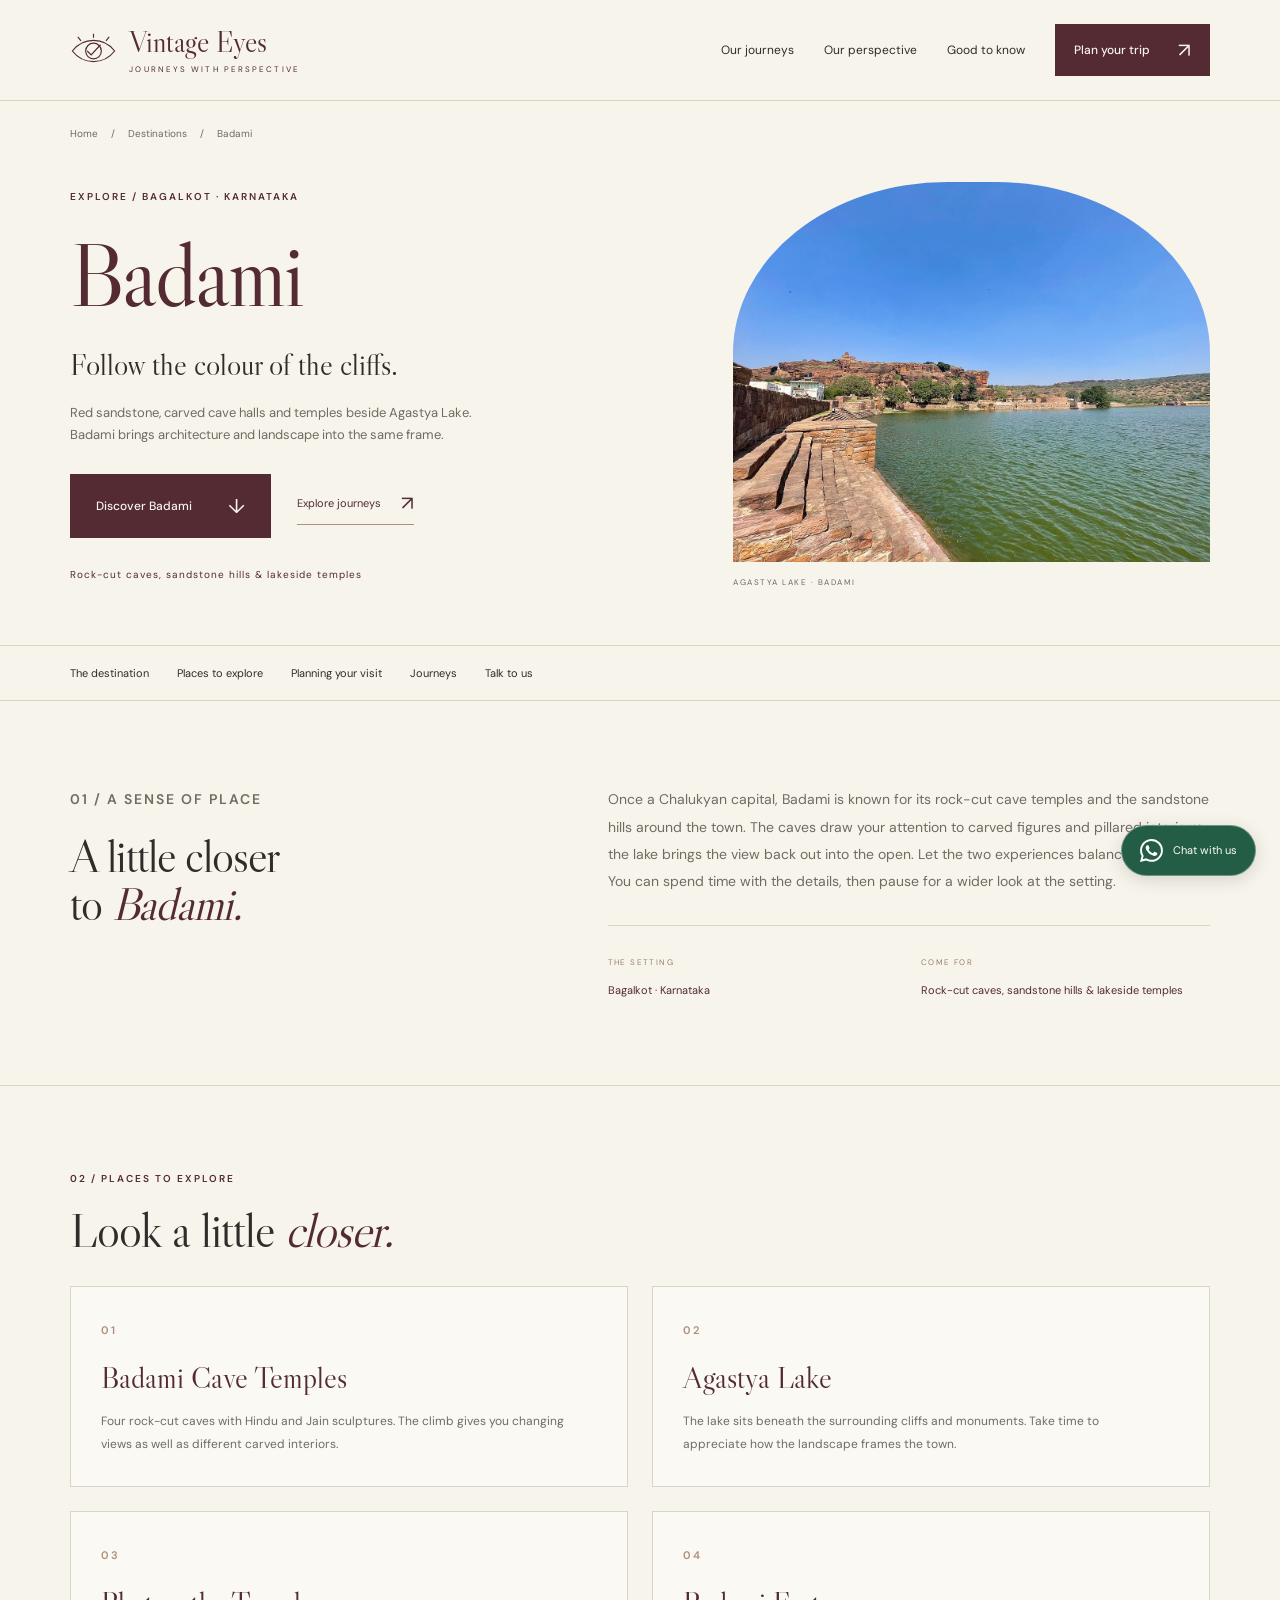
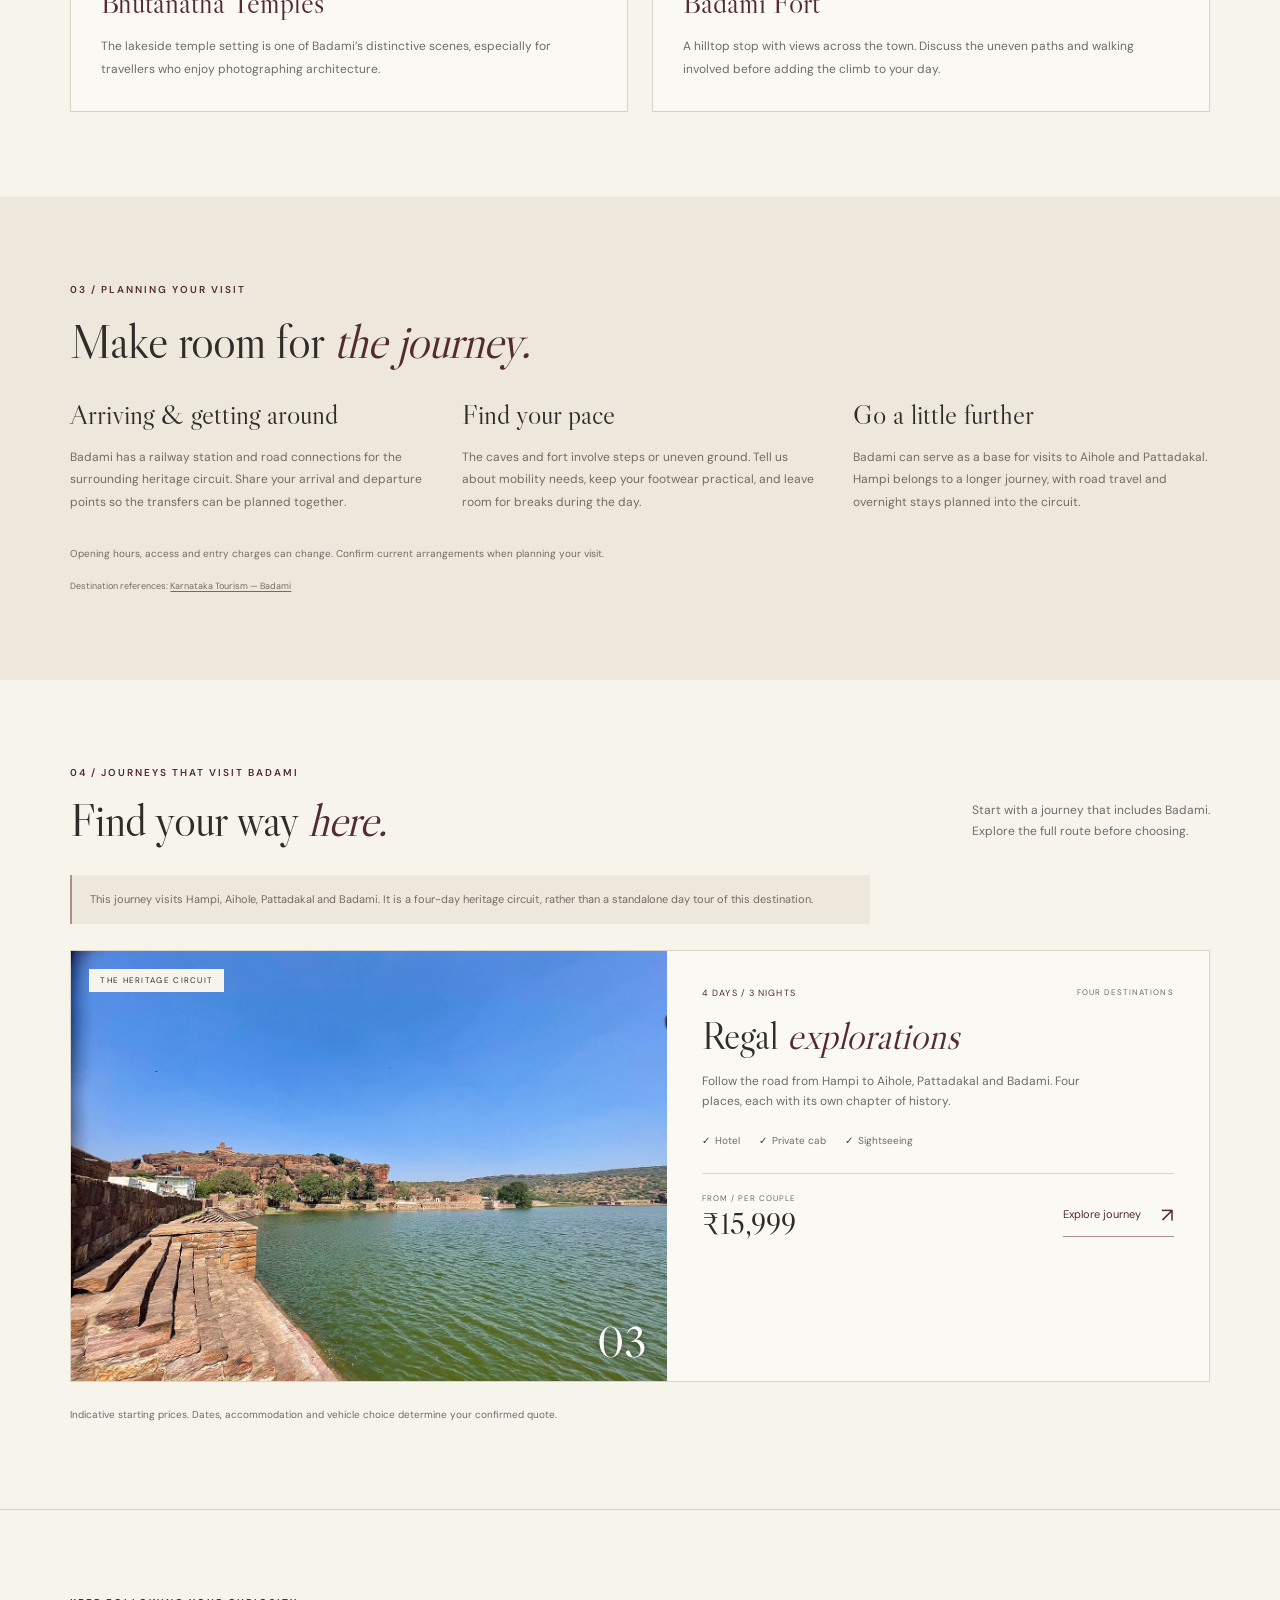
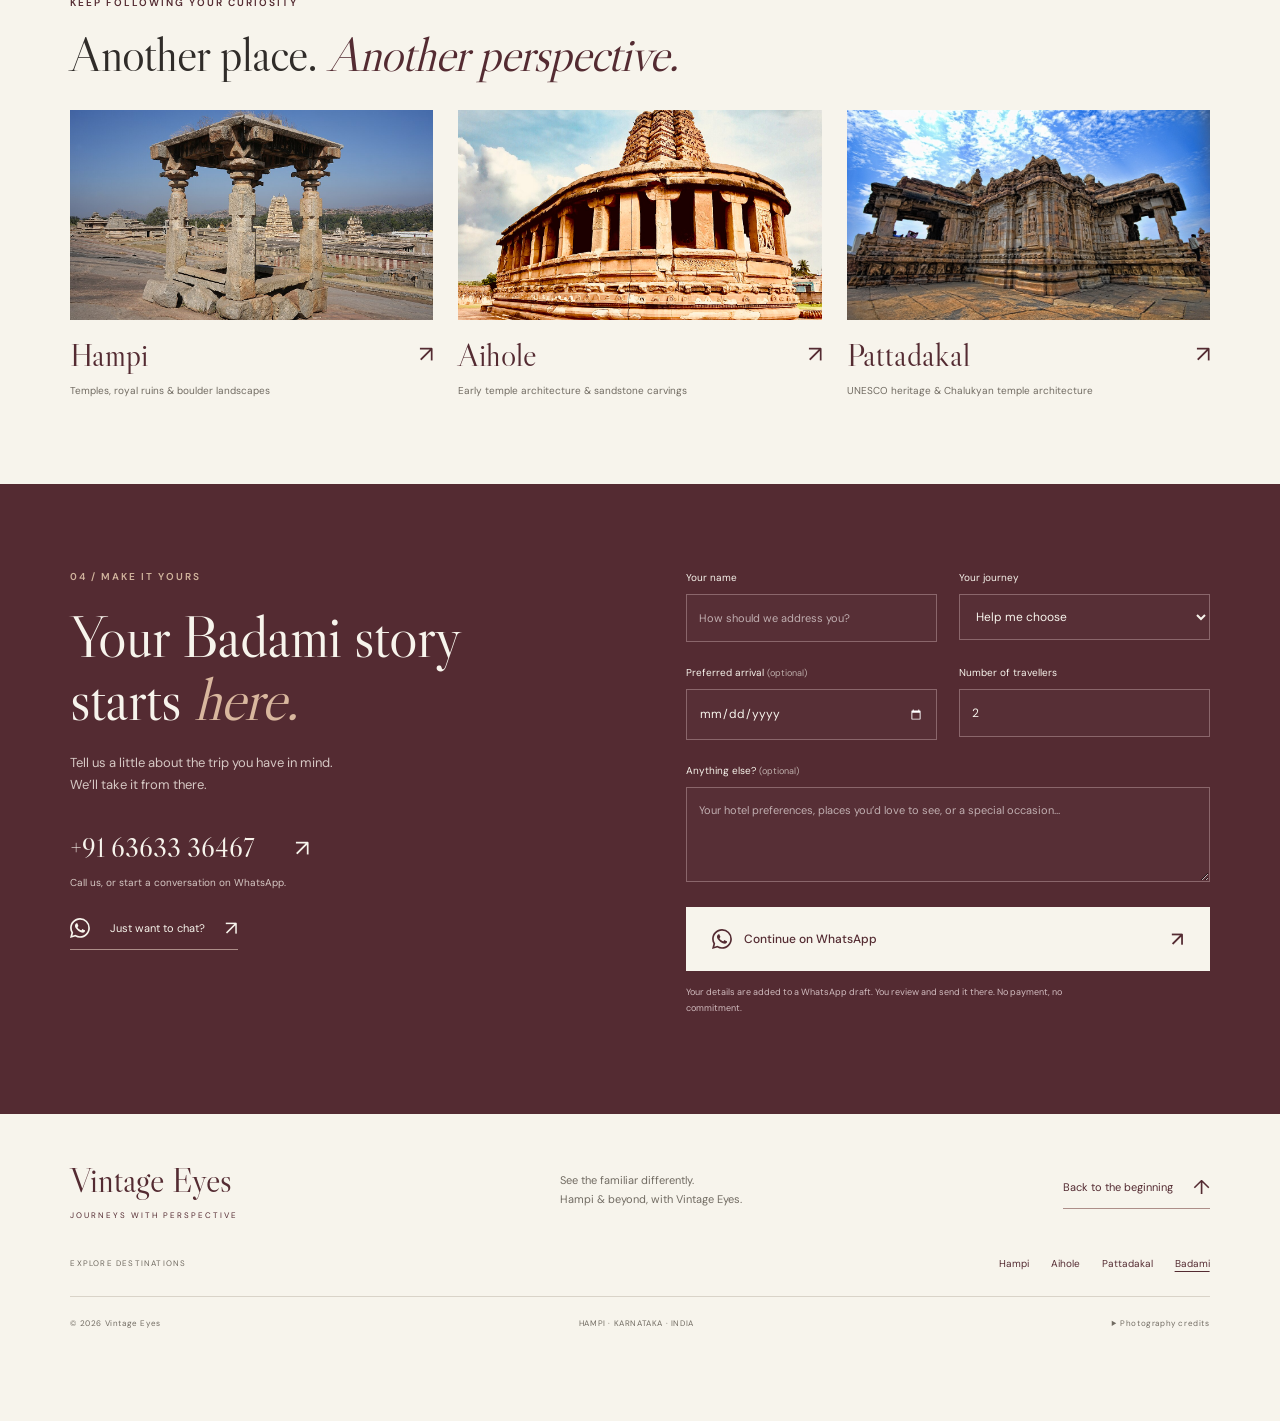
<file: destinations/badami/index.html>
<!doctype html>
<html lang="en">
<head>
  <meta charset="UTF-8">
  <meta name="viewport" content="width=device-width, initial-scale=1">
  <meta name="theme-color" content="#542b32">
  <title>Badami — Destination Guide & Tours | Vintage Eyes</title>
  <meta name="description" content="Explore Badami with Vintage Eyes: destination highlights, visiting notes and journeys that include Badami.">
  <link rel="canonical" href="https://vintageeyestours.in/destinations/badami/">
  <meta property="og:title" content="Badami — Discover the destination | Vintage Eyes">
  <meta property="og:description" content="Explore Badami with Vintage Eyes: destination highlights, visiting notes and journeys that include Badami.">
  <meta property="og:type" content="website">
  <meta property="og:url" content="https://vintageeyestours.in/destinations/badami/">
  <meta property="og:image" content="https://vintageeyestours.in/assets/images/badami.jpg">
  <link rel="icon" href="../../assets/favicon.svg" type="image/svg+xml">
  <link rel="stylesheet" href="../../assets/css/style.css">
  <script src="../../assets/js/site.js" defer></script>
  <script type="application/ld+json">{"@context": "https://schema.org", "@type": "BreadcrumbList", "itemListElement": [{"@type": "ListItem", "position": 1, "name": "Home", "item": "https://vintageeyestours.in/"}, {"@type": "ListItem", "position": 2, "name": "Badami", "item": "https://vintageeyestours.in/destinations/badami/"}]}</script>
</head>
<body class="destination-page">
<a class="skip-link" href="#main">Skip to content</a>
<header class="site-header">
    <a class="brand" href="../../" aria-label="Vintage Eyes home"><svg viewBox="0 0 60 44" aria-hidden="true"><path d="M3 23C17 5 43 5 57 23C43 41 17 41 3 23Z"/><circle cx="30" cy="23" r="10"/><path d="m22 23 5 5 12-13M30 1v5M10 5l4 5M50 5l-4 5"/></svg><span>Vintage Eyes<small>JOURNEYS WITH PERSPECTIVE</small></span></a>
    <button class="menu-toggle" aria-expanded="false" aria-controls="navigation" hidden>Menu <span aria-hidden="true">☰</span></button>
    <nav id="navigation" aria-label="Main navigation"><a href="../../#journeys">Our journeys</a><a href="../../#perspective">Our perspective</a><a href="../../#questions">Good to know</a><a class="button small" href="#plan">Plan your trip <span aria-hidden="true">↗</span></a></nav>
  </header>
<main id="main">
  <div class="breadcrumbs"><a href="../../">Home</a><span aria-hidden="true">/</span><a href="../../#destinations">Destinations</a><span aria-hidden="true">/</span><span>Badami</span></div>
  <section class="tour-hero destination-hero section" aria-labelledby="destination-title"><div><p class="eyebrow">EXPLORE / BAGALKOT · KARNATAKA</p><h1 id="destination-title">Badami</h1><p class="tour-tagline">Follow the colour of the cliffs.</p><p class="tour-intro">Red sandstone, carved cave halls and temples beside Agastya Lake. Badami brings architecture and landscape into the same frame.</p><div class="tour-hero-actions"><a class="button" href="#highlights">Discover Badami <span aria-hidden="true">↓</span></a><a class="text-link" href="#destination-tours">Explore journeys <span aria-hidden="true">↗</span></a></div><p class="tour-location">Rock-cut caves, sandstone hills &amp; lakeside temples</p></div><figure><img src="../../assets/images/badami.jpg" alt="Agastya Lake with sandstone cliffs and temples in Badami" width="1280" height="853" fetchpriority="high"><figcaption>AGASTYA LAKE · BADAMI</figcaption></figure></section>
  <nav class="tour-section-nav" aria-label="On this destination page"><a href="#overview">The destination</a><a href="#highlights">Places to explore</a><a href="#visit">Planning your visit</a><a href="#destination-tours">Journeys</a><a href="#plan">Talk to us</a></nav>
  <section id="overview" class="destination-overview section"><div><p class="eyebrow">01 / A SENSE OF PLACE</p><h2>A little closer<br>to <em>Badami.</em></h2></div><div><p>Once a Chalukyan capital, Badami is known for its rock-cut cave temples and the sandstone hills around the town. The caves draw your attention to carved figures and pillared interiors; the lake brings the view back out into the open. Let the two experiences balance each other. You can spend time with the details, then pause for a wider look at the setting.</p><div class="destination-facts"><div><span>THE SETTING</span><p>Bagalkot · Karnataka</p></div><div><span>COME FOR</span><p>Rock-cut caves, sandstone hills &amp; lakeside temples</p></div></div></div></section>
  <section id="highlights" class="destination-highlights section"><p class="eyebrow">02 / PLACES TO EXPLORE</p><h2>Look a little <em>closer.</em></h2><div class="destination-highlight-grid"><article class="destination-highlight"><span class="eyebrow">01</span><h3>Badami Cave Temples</h3><p>Four rock-cut caves with Hindu and Jain sculptures. The climb gives you changing views as well as different carved interiors.</p></article><article class="destination-highlight"><span class="eyebrow">02</span><h3>Agastya Lake</h3><p>The lake sits beneath the surrounding cliffs and monuments. Take time to appreciate how the landscape frames the town.</p></article><article class="destination-highlight"><span class="eyebrow">03</span><h3>Bhutanatha Temples</h3><p>The lakeside temple setting is one of Badami’s distinctive scenes, especially for travellers who enjoy photographing architecture.</p></article><article class="destination-highlight"><span class="eyebrow">04</span><h3>Badami Fort</h3><p>A hilltop stop with views across the town. Discuss the uneven paths and walking involved before adding the climb to your day.</p></article></div></section>
  <section id="visit" class="destination-visit section"><p class="eyebrow">03 / PLANNING YOUR VISIT</p><h2>Make room for <em>the journey.</em></h2><div class="destination-visit-grid"><article><h3>Arriving & getting around</h3><p>Badami has a railway station and road connections for the surrounding heritage circuit. Share your arrival and departure points so the transfers can be planned together.</p></article><article><h3>Find your pace</h3><p>The caves and fort involve steps or uneven ground. Tell us about mobility needs, keep your footwear practical, and leave room for breaks during the day.</p></article><article><h3>Go a little further</h3><p>Badami can serve as a base for visits to Aihole and Pattadakal. Hampi belongs to a longer journey, with road travel and overnight stays planned into the circuit.</p></article></div><p class="section-note">Opening hours, access and entry charges can change. Confirm current arrangements when planning your visit.</p><p class="destination-sources">Destination references: <a href="https://karnatakatourism.org/en/destinations/badami" target="_blank" rel="noopener noreferrer">Karnataka Tourism — Badami</a></p></section>
  <section id="destination-tours" class="destination-tours section" aria-labelledby="destination-tours-title"><div class="section-heading"><div><p class="eyebrow">04 / JOURNEYS THAT VISIT BADAMI</p><h2 id="destination-tours-title">Find your way <em>here.</em></h2></div><p>Start with a journey that includes Badami.<br>Explore the full route before choosing.</p></div><p class="section-note circuit-note">This journey visits Hampi, Aihole, Pattadakal and Badami. It is a four-day heritage circuit, rather than a standalone day tour of this destination.</p><div class="tour-grid single-tour"><article class="tour-card" data-category="circuit"><a class="tour-image" href="../../tours/regal-hampi-aihole-pattadakal-badami-tour/" aria-label="Explore the Regal heritage circuit"><img src="../../assets/images/badami.jpg" alt="Agastya Lake, red sandstone cliffs and temples in Badami" width="1280" height="960" loading="lazy"><span class="image-tag">THE HERITAGE CIRCUIT</span><span class="tour-number">03</span></a><div class="tour-body"><p class="tour-meta">4 DAYS / 3 NIGHTS <span>FOUR DESTINATIONS</span></p><h3>Regal <em>explorations</em></h3><p>Follow the road from Hampi to Aihole, Pattadakal and Badami. Four places, each with its own chapter of history.</p><div class="inclusion-row"><span>Hotel</span><span>Private cab</span><span>Sightseeing</span></div><div class="tour-bottom"><p><small>FROM / PER COUPLE</small><strong>₹15,999</strong></p><a class="text-link" href="../../tours/regal-hampi-aihole-pattadakal-badami-tour/">Explore journey <span aria-hidden="true">↗</span></a></div></div></article></div><p class="price-note">Indicative starting prices. Dates, accommodation and vehicle choice determine your confirmed quote.</p></section>
  <section class="destination-related section" aria-labelledby="related-title"><p class="eyebrow">KEEP FOLLOWING YOUR CURIOSITY</p><h2 id="related-title">Another place. <em>Another perspective.</em></h2><div><a class="destination-related-card" href="../hampi/"><img src="../../assets/images/hampi.jpg" alt="A stone pavilion on Hemakuta Hill overlooking Virupaksha Temple in Hampi" width="640" height="420" loading="lazy"><div><h3>Hampi</h3><span aria-hidden="true">↗</span></div><p>Temples, royal ruins &amp; boulder landscapes</p></a><a class="destination-related-card" href="../aihole/"><img src="../../assets/images/aihole.jpg" alt="The pillared exterior and curved end of Durga Temple in Aihole" width="640" height="420" loading="lazy"><div><h3>Aihole</h3><span aria-hidden="true">↗</span></div><p>Early temple architecture &amp; sandstone carvings</p></a><a class="destination-related-card" href="../pattadakal/"><img src="../../assets/images/pattadakal.jpg" alt="Virupaksha Temple and its stone enclosure at Pattadakal" width="640" height="420" loading="lazy"><div><h3>Pattadakal</h3><span aria-hidden="true">↗</span></div><p>UNESCO heritage &amp; Chalukyan temple architecture</p></a></div></section>
  <section id="plan" class="plan section" aria-labelledby="plan-title"><div class="plan-copy"><p class="eyebrow">04 / MAKE IT YOURS</p><h2 id="plan-title">Your Badami story<br>starts <em>here.</em></h2><p>Tell us a little about the trip you have in mind.<br>We’ll take it from there.</p><a class="contact-number" href="tel:+916363336467">+91 63633 36467 <span aria-hidden="true">↗</span></a><p class="contact-caption">Call us, or start a conversation on WhatsApp.</p><a class="text-link" href="https://wa.me/916363336467?text=Hello%20Vintage%20Eyes%21%20I%E2%80%99d%20like%20to%20plan%20a%20visit%20to%20Badami.%20Please%20help%20me%20choose%20a%20journey." target="_blank" rel="noopener noreferrer"><svg xmlns="http://www.w3.org/2000/svg" width="16" height="16" fill="currentColor" class="whatsapp-icon" aria-hidden="true" focusable="false" viewBox="0 0 16 16">
  <path d="M13.601 2.326A7.85 7.85 0 0 0 7.994 0C3.627 0 .068 3.558.064 7.926c0 1.399.366 2.76 1.057 3.965L0 16l4.204-1.102a7.9 7.9 0 0 0 3.79.965h.004c4.368 0 7.926-3.558 7.93-7.93A7.9 7.9 0 0 0 13.6 2.326zM7.994 14.521a6.6 6.6 0 0 1-3.356-.92l-.24-.144-2.494.654.666-2.433-.156-.251a6.56 6.56 0 0 1-1.007-3.505c0-3.626 2.957-6.584 6.591-6.584a6.56 6.56 0 0 1 4.66 1.931 6.56 6.56 0 0 1 1.928 4.66c-.004 3.639-2.961 6.592-6.592 6.592m3.615-4.934c-.197-.099-1.17-.578-1.353-.646-.182-.065-.315-.099-.445.099-.133.197-.513.646-.627.775-.114.133-.232.148-.43.05-.197-.1-.836-.308-1.592-.985-.59-.525-.985-1.175-1.103-1.372-.114-.198-.011-.304.088-.403.087-.088.197-.232.296-.346.1-.114.133-.198.198-.33.065-.134.034-.248-.015-.347-.05-.099-.445-1.076-.612-1.47-.16-.389-.323-.335-.445-.34-.114-.007-.247-.007-.38-.007a.73.73 0 0 0-.529.247c-.182.198-.691.677-.691 1.654s.71 1.916.81 2.049c.098.133 1.394 2.132 3.383 2.992.47.205.84.326 1.129.418.475.152.904.129 1.246.08.38-.058 1.171-.48 1.338-.943.164-.464.164-.86.114-.943-.049-.084-.182-.133-.38-.232"/>
</svg>Just want to chat? <span aria-hidden="true">↗</span></a></div><form id="enquiry-form" hidden action="https://wa.me/916363336467" method="get" target="_blank" rel="noopener noreferrer"><input type="hidden" name="destination" value="Badami"><div class="form-trap" aria-hidden="true"><label>Leave this field empty<input type="text" name="website" tabindex="-1" autocomplete="off"></label></div><div class="form-grid"><label>Your name<input name="traveller" autocomplete="name" placeholder="How should we address you?" maxlength="80" required></label><label>Your journey<select id="journey-select" name="journey"><option value="Not sure yet">Help me choose</option><option value="Regal heritage circuit — 4 days">Regal explorations · 4 days / 3 nights</option></select></label><label>Preferred arrival <span>(optional)</span><input type="date" name="arrival" id="arrival"></label><label>Number of travellers<input type="number" name="guests" min="1" max="50" step="1" value="2" required></label><label class="full-width">Anything else? <span>(optional)</span><textarea name="notes" rows="3" maxlength="1500" placeholder="Your hotel preferences, places you’d love to see, or a special occasion…"></textarea></label></div><button class="button whatsapp-button" type="submit"><svg xmlns="http://www.w3.org/2000/svg" width="16" height="16" fill="currentColor" class="whatsapp-icon" aria-hidden="true" focusable="false" viewBox="0 0 16 16">
  <path d="M13.601 2.326A7.85 7.85 0 0 0 7.994 0C3.627 0 .068 3.558.064 7.926c0 1.399.366 2.76 1.057 3.965L0 16l4.204-1.102a7.9 7.9 0 0 0 3.79.965h.004c4.368 0 7.926-3.558 7.93-7.93A7.9 7.9 0 0 0 13.6 2.326zM7.994 14.521a6.6 6.6 0 0 1-3.356-.92l-.24-.144-2.494.654.666-2.433-.156-.251a6.56 6.56 0 0 1-1.007-3.505c0-3.626 2.957-6.584 6.591-6.584a6.56 6.56 0 0 1 4.66 1.931 6.56 6.56 0 0 1 1.928 4.66c-.004 3.639-2.961 6.592-6.592 6.592m3.615-4.934c-.197-.099-1.17-.578-1.353-.646-.182-.065-.315-.099-.445.099-.133.197-.513.646-.627.775-.114.133-.232.148-.43.05-.197-.1-.836-.308-1.592-.985-.59-.525-.985-1.175-1.103-1.372-.114-.198-.011-.304.088-.403.087-.088.197-.232.296-.346.1-.114.133-.198.198-.33.065-.134.034-.248-.015-.347-.05-.099-.445-1.076-.612-1.47-.16-.389-.323-.335-.445-.34-.114-.007-.247-.007-.38-.007a.73.73 0 0 0-.529.247c-.182.198-.691.677-.691 1.654s.71 1.916.81 2.049c.098.133 1.394 2.132 3.383 2.992.47.205.84.326 1.129.418.475.152.904.129 1.246.08.38-.058 1.171-.48 1.338-.943.164-.464.164-.86.114-.943-.049-.084-.182-.133-.38-.232"/>
</svg><span class="whatsapp-label">Continue on WhatsApp</span> <span aria-hidden="true">↗</span></button><p class="form-note">Your details are added to a WhatsApp draft. You review and send it there. No payment, no commitment.</p><p id="form-status" class="form-note" role="status"></p></form><noscript><div class="no-script-enquiry"><p>You can enquire directly on WhatsApp or call us. JavaScript is needed to prepare a personalised draft from the form.</p><a class="button whatsapp-button" href="https://wa.me/916363336467?text=Hello%20Vintage%20Eyes%21%20I%E2%80%99d%20like%20to%20plan%20a%20visit%20to%20Badami.%20Please%20help%20me%20choose%20a%20journey." target="_blank" rel="noopener noreferrer"><svg xmlns="http://www.w3.org/2000/svg" width="16" height="16" fill="currentColor" class="whatsapp-icon" aria-hidden="true" focusable="false" viewBox="0 0 16 16">
  <path d="M13.601 2.326A7.85 7.85 0 0 0 7.994 0C3.627 0 .068 3.558.064 7.926c0 1.399.366 2.76 1.057 3.965L0 16l4.204-1.102a7.9 7.9 0 0 0 3.79.965h.004c4.368 0 7.926-3.558 7.93-7.93A7.9 7.9 0 0 0 13.6 2.326zM7.994 14.521a6.6 6.6 0 0 1-3.356-.92l-.24-.144-2.494.654.666-2.433-.156-.251a6.56 6.56 0 0 1-1.007-3.505c0-3.626 2.957-6.584 6.591-6.584a6.56 6.56 0 0 1 4.66 1.931 6.56 6.56 0 0 1 1.928 4.66c-.004 3.639-2.961 6.592-6.592 6.592m3.615-4.934c-.197-.099-1.17-.578-1.353-.646-.182-.065-.315-.099-.445.099-.133.197-.513.646-.627.775-.114.133-.232.148-.43.05-.197-.1-.836-.308-1.592-.985-.59-.525-.985-1.175-1.103-1.372-.114-.198-.011-.304.088-.403.087-.088.197-.232.296-.346.1-.114.133-.198.198-.33.065-.134.034-.248-.015-.347-.05-.099-.445-1.076-.612-1.47-.16-.389-.323-.335-.445-.34-.114-.007-.247-.007-.38-.007a.73.73 0 0 0-.529.247c-.182.198-.691.677-.691 1.654s.71 1.916.81 2.049c.098.133 1.394 2.132 3.383 2.992.47.205.84.326 1.129.418.475.152.904.129 1.246.08.38-.058 1.171-.48 1.338-.943.164-.464.164-.86.114-.943-.049-.084-.182-.133-.38-.232"/>
</svg><span>Open WhatsApp</span></a></div></noscript></section>
</main>
<footer class="site-footer"><div class="footer-top"><a class="footer-brand" href="../../">Vintage Eyes<span>JOURNEYS WITH PERSPECTIVE</span></a><p>See the familiar differently.<br>Hampi & beyond, with Vintage Eyes.</p><a href="#main" class="text-link">Back to the beginning <span aria-hidden="true">↑</span></a></div><nav class="footer-destinations" aria-label="Explore destinations"><span>EXPLORE DESTINATIONS</span><a href="../../destinations/hampi/">Hampi</a><a href="../../destinations/aihole/">Aihole</a><a href="../../destinations/pattadakal/">Pattadakal</a><a href="../../destinations/badami/" aria-current="page">Badami</a></nav><div class="footer-bottom"><span>© <span id="year">2026</span> Vintage Eyes</span><span>HAMPI · KARNATAKA · INDIA</span><details class="credits"><summary>Photography credits</summary><p>Hemakuta Hill: <a href="https://commons.wikimedia.org/wiki/File:Hampi_-_Hemakuta_Hill,_Virupaksha_Temple.jpg" target="_blank" rel="noopener noreferrer">Ingo Mehling</a>. Stone Chariot: <a href="https://commons.wikimedia.org/wiki/File:Stone_Chariot,_Hampi_2.jpg" target="_blank" rel="noopener noreferrer">Ajayreddykalavalli</a>. Agastya Lake: <a href="https://commons.wikimedia.org/wiki/File:Agastya_Lake_with_Badami_Temples.jpg" target="_blank" rel="noopener noreferrer">Mbigul</a>. These three images are via Wikimedia Commons, <a href="https://creativecommons.org/licenses/by-sa/4.0/" target="_blank" rel="noopener noreferrer">CC BY-SA 4.0</a>. Durga Temple: <a href="https://commons.wikimedia.org/wiki/File:Durga_Temple_in_Aihole.jpg" target="_blank" rel="noopener noreferrer">IM3847</a>, <a href="https://creativecommons.org/licenses/by-sa/4.0/" target="_blank" rel="noopener noreferrer">CC BY-SA 4.0</a>. Pattadakal: <a href="https://commons.wikimedia.org/wiki/File:Virupaksha_Temple,_Pattadakal,_Karnataka.jpg" target="_blank" rel="noopener noreferrer">Mukul Banerjee</a>, <a href="https://creativecommons.org/licenses/by-sa/3.0/" target="_blank" rel="noopener noreferrer">CC BY-SA 3.0</a>. Images resized and cropped for display; image adaptations retain the same license.</p></details></div></footer>
<a class="floating-whatsapp" href="https://wa.me/916363336467?text=Hello%20Vintage%20Eyes%21%20I%E2%80%99d%20like%20to%20plan%20a%20visit%20to%20Badami.%20Please%20help%20me%20choose%20a%20journey." target="_blank" rel="noopener noreferrer" aria-label="Chat with Vintage Eyes on WhatsApp"><svg xmlns="http://www.w3.org/2000/svg" width="16" height="16" fill="currentColor" class="whatsapp-icon" aria-hidden="true" focusable="false" viewBox="0 0 16 16">
  <path d="M13.601 2.326A7.85 7.85 0 0 0 7.994 0C3.627 0 .068 3.558.064 7.926c0 1.399.366 2.76 1.057 3.965L0 16l4.204-1.102a7.9 7.9 0 0 0 3.79.965h.004c4.368 0 7.926-3.558 7.93-7.93A7.9 7.9 0 0 0 13.6 2.326zM7.994 14.521a6.6 6.6 0 0 1-3.356-.92l-.24-.144-2.494.654.666-2.433-.156-.251a6.56 6.56 0 0 1-1.007-3.505c0-3.626 2.957-6.584 6.591-6.584a6.56 6.56 0 0 1 4.66 1.931 6.56 6.56 0 0 1 1.928 4.66c-.004 3.639-2.961 6.592-6.592 6.592m3.615-4.934c-.197-.099-1.17-.578-1.353-.646-.182-.065-.315-.099-.445.099-.133.197-.513.646-.627.775-.114.133-.232.148-.43.05-.197-.1-.836-.308-1.592-.985-.59-.525-.985-1.175-1.103-1.372-.114-.198-.011-.304.088-.403.087-.088.197-.232.296-.346.1-.114.133-.198.198-.33.065-.134.034-.248-.015-.347-.05-.099-.445-1.076-.612-1.47-.16-.389-.323-.335-.445-.34-.114-.007-.247-.007-.38-.007a.73.73 0 0 0-.529.247c-.182.198-.691.677-.691 1.654s.71 1.916.81 2.049c.098.133 1.394 2.132 3.383 2.992.47.205.84.326 1.129.418.475.152.904.129 1.246.08.38-.058 1.171-.48 1.338-.943.164-.464.164-.86.114-.943-.049-.084-.182-.133-.38-.232"/>
</svg><span>Chat with us</span></a>
</body>
</html>
</file>
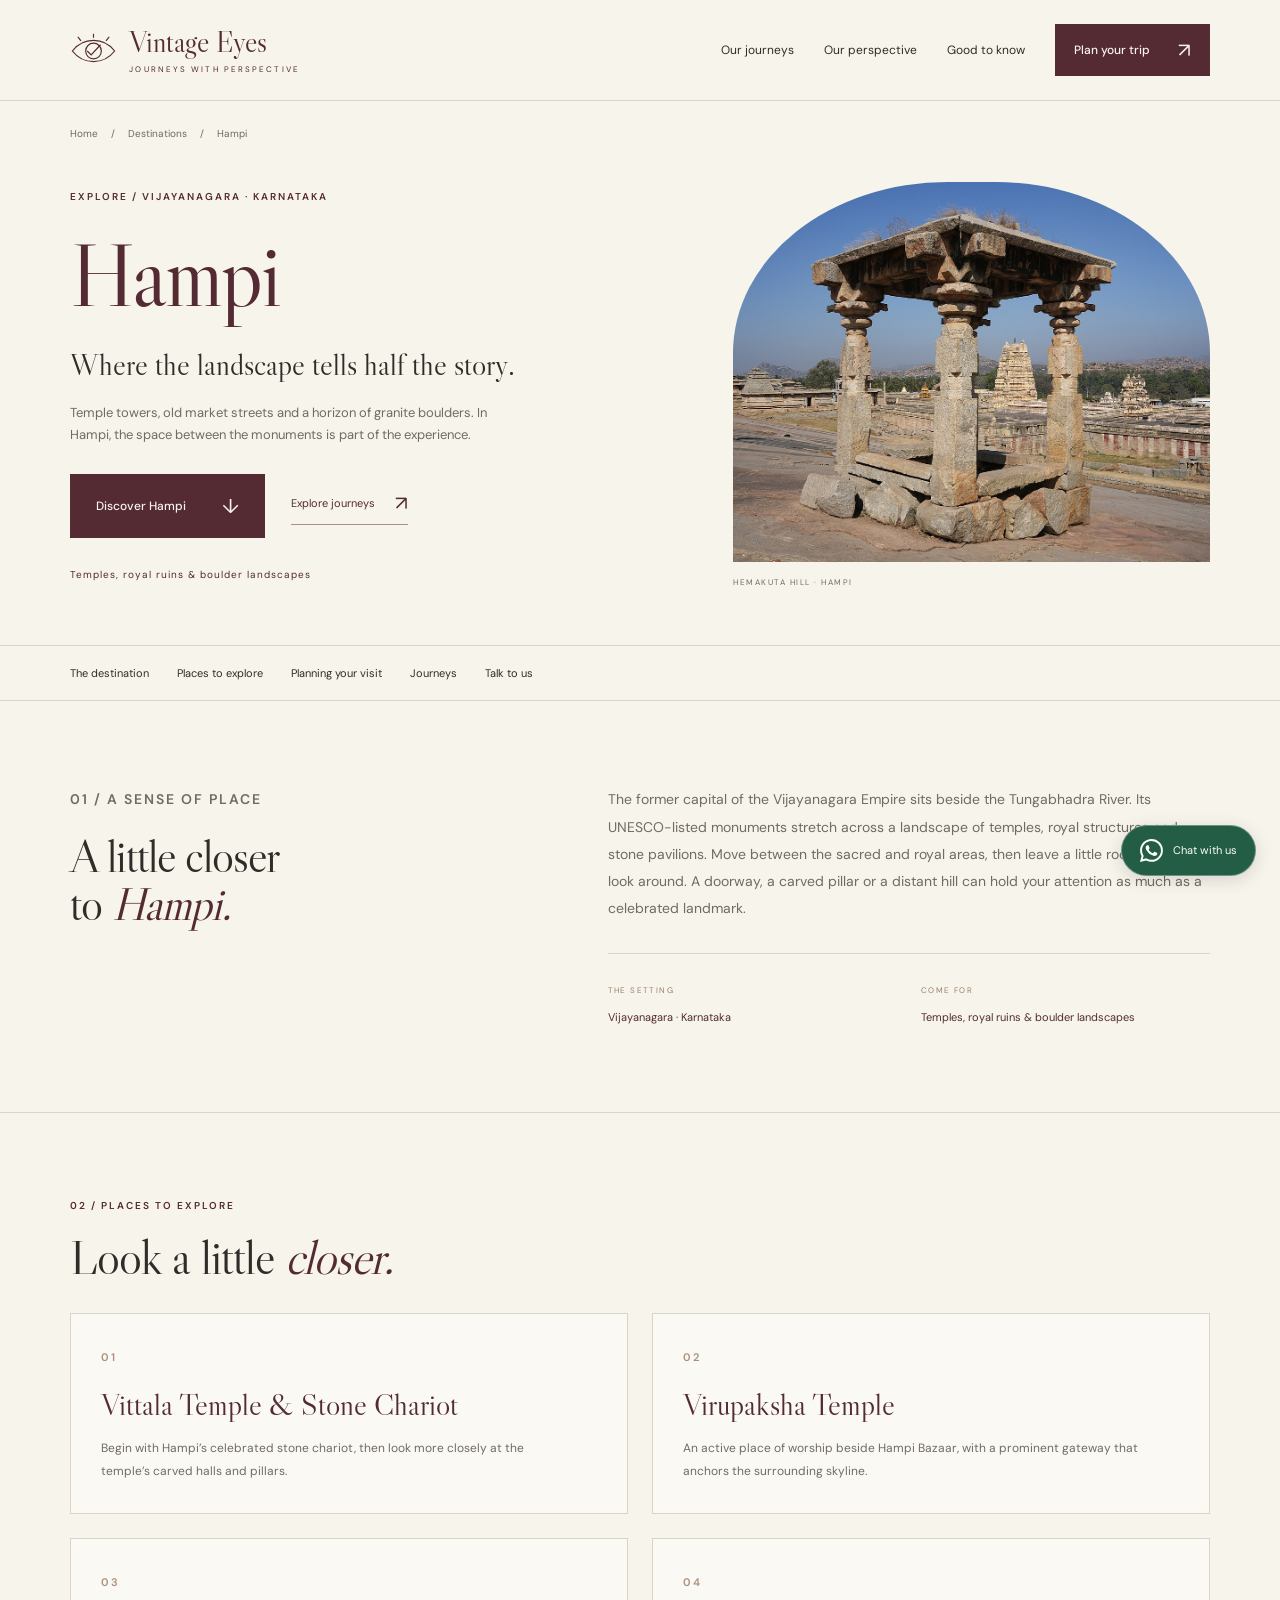
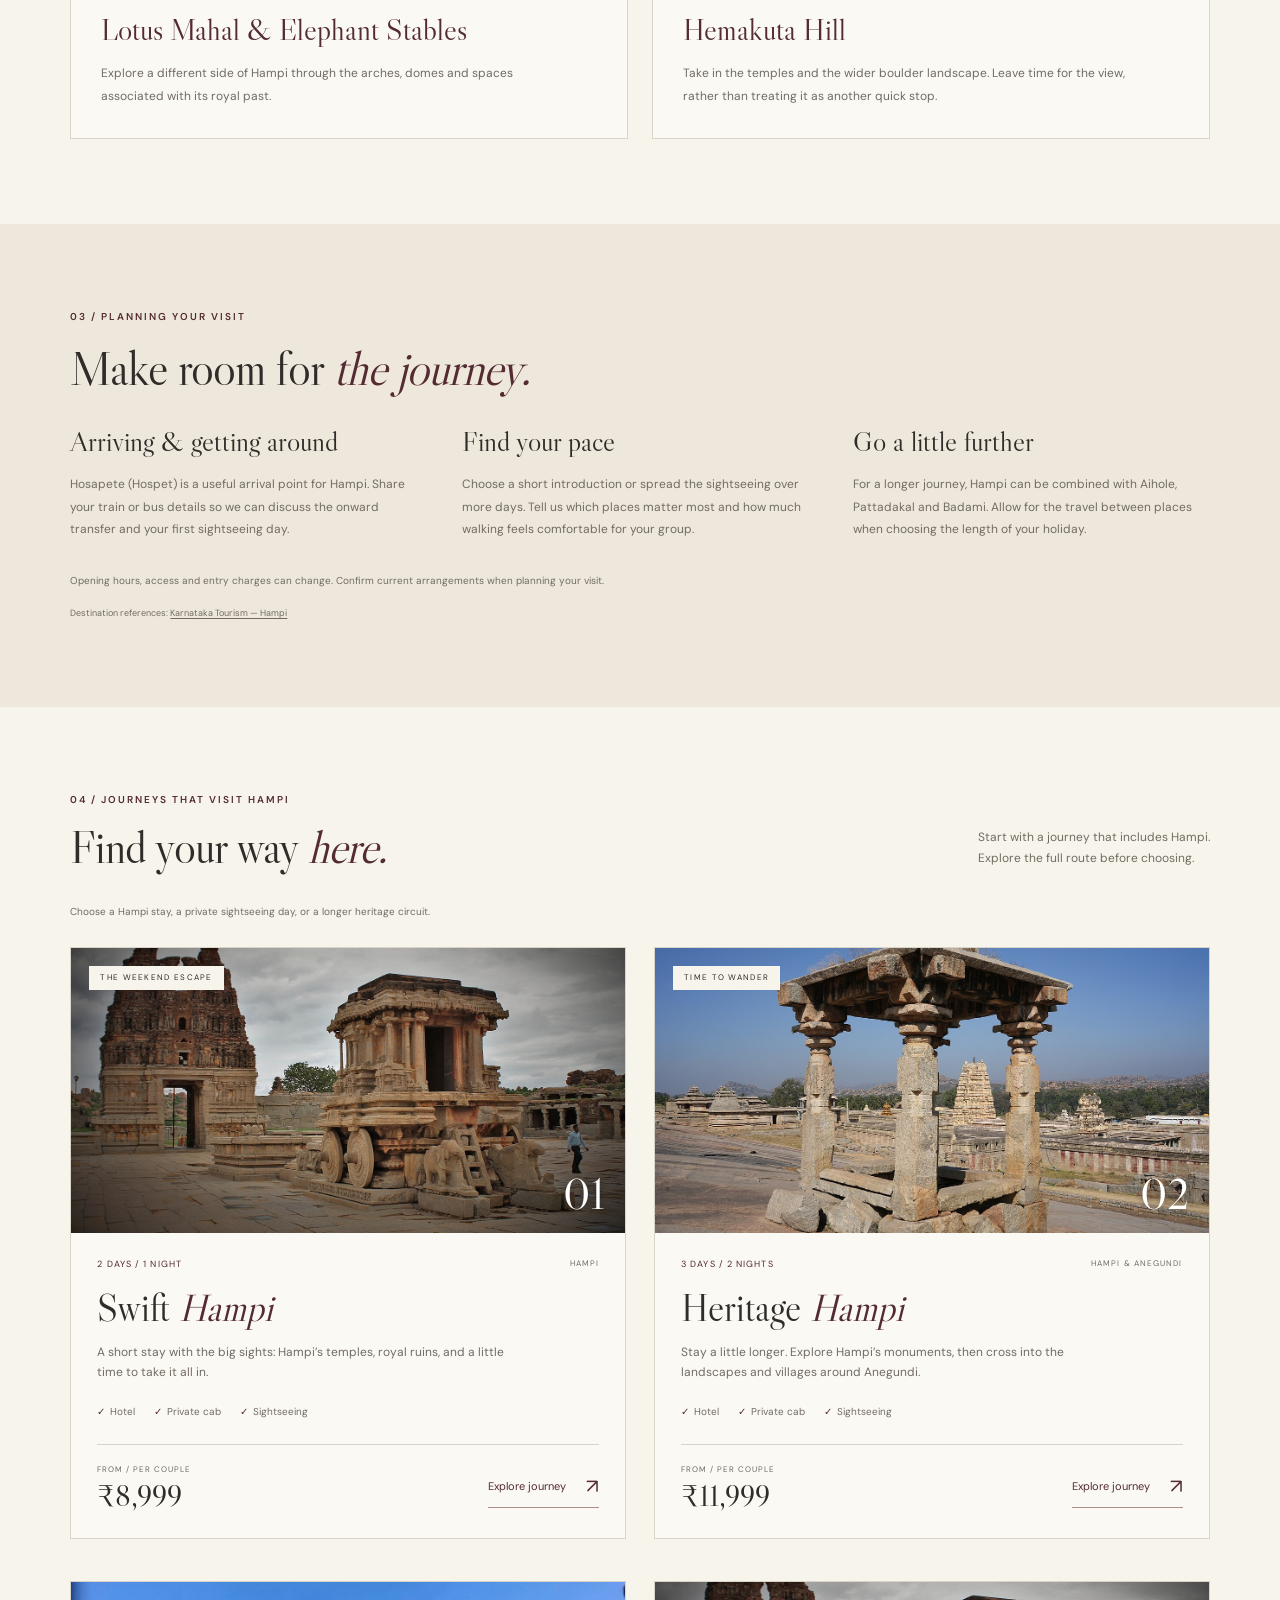
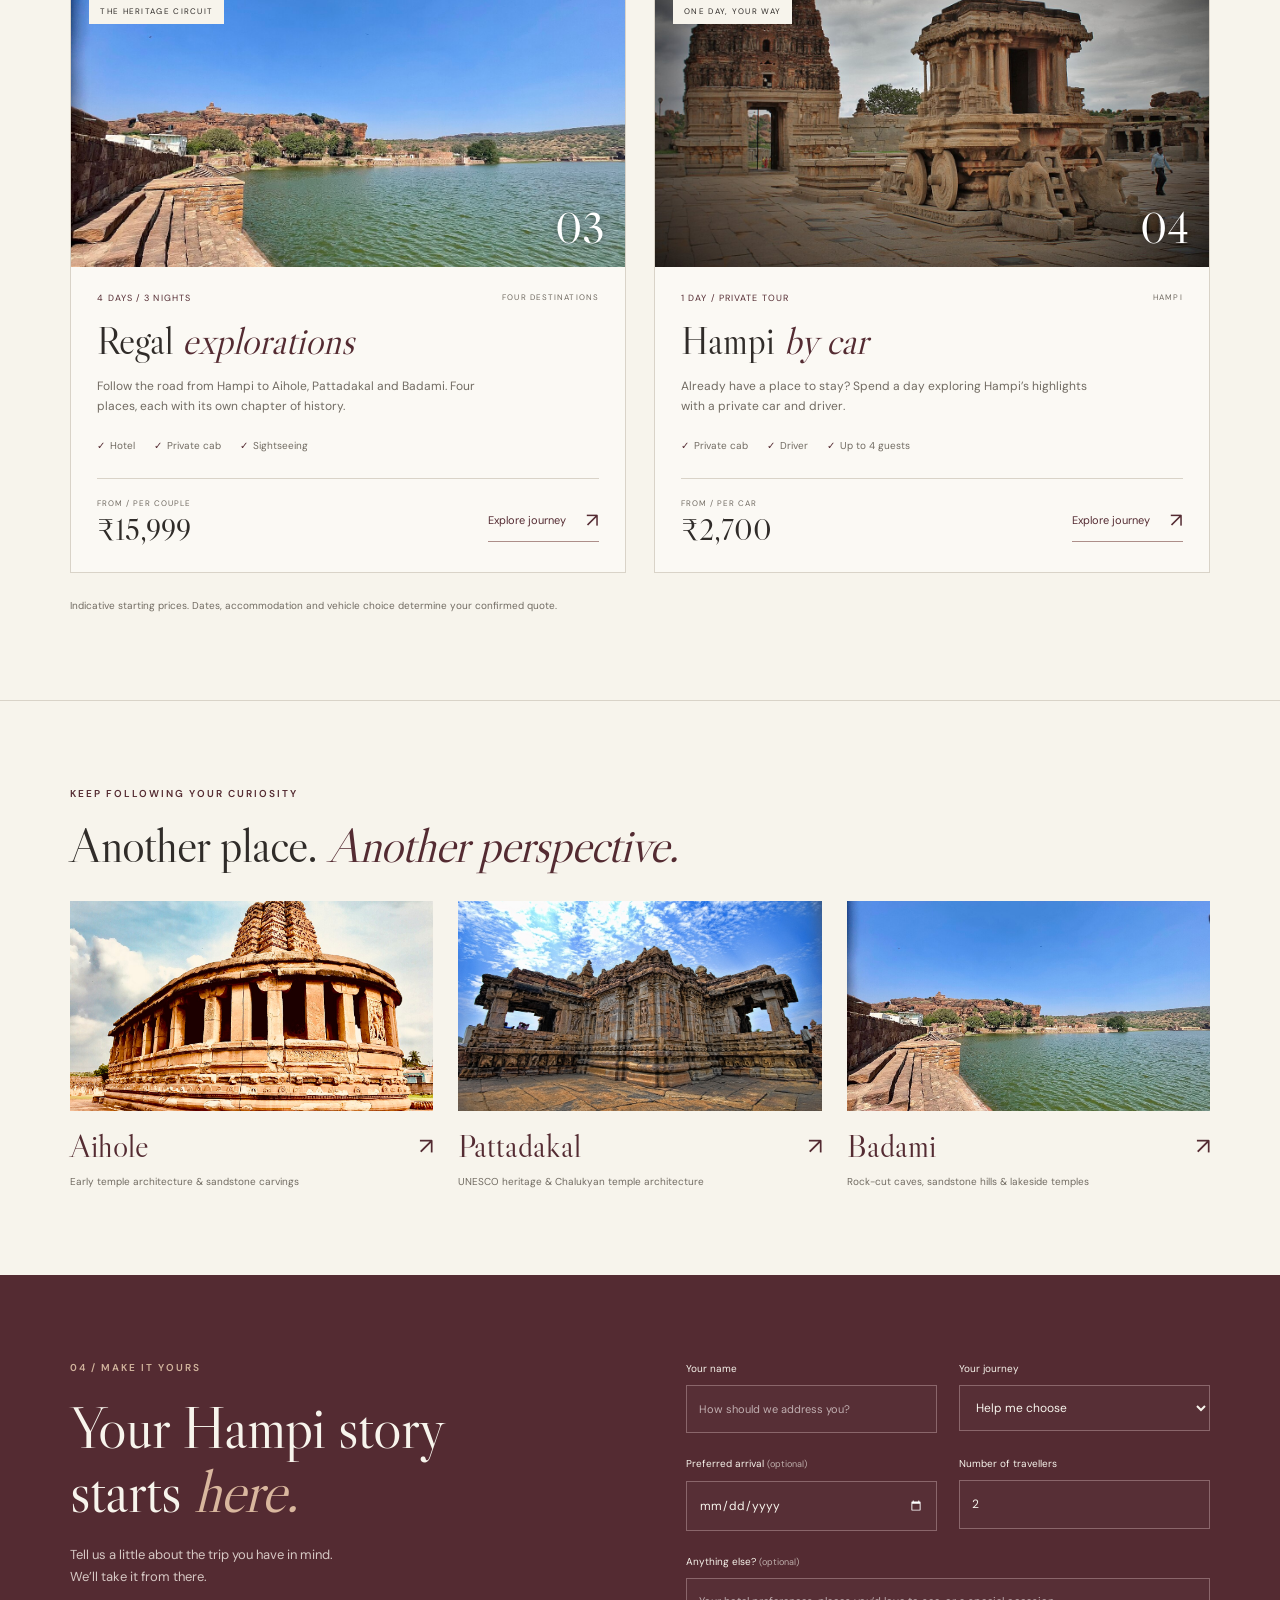
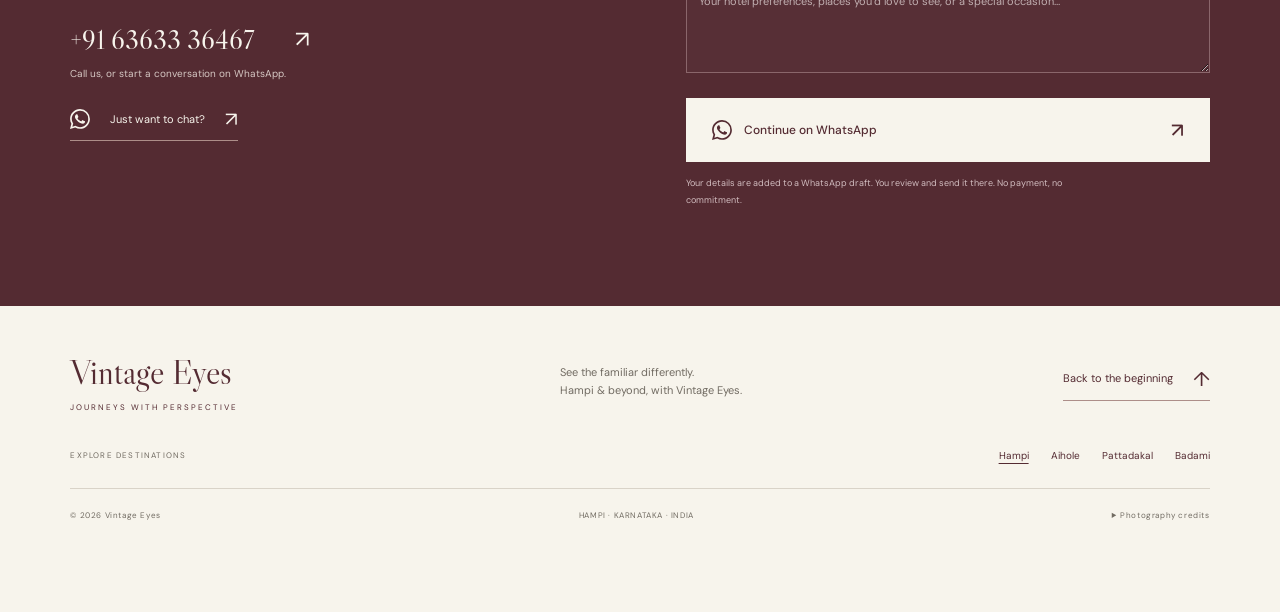
<file: destinations/hampi/index.html>
<!doctype html>
<html lang="en">
<head>
  <meta charset="UTF-8">
  <meta name="viewport" content="width=device-width, initial-scale=1">
  <meta name="theme-color" content="#542b32">
  <title>Hampi — Destination Guide & Tours | Vintage Eyes</title>
  <meta name="description" content="Explore Hampi with Vintage Eyes: destination highlights, visiting notes and journeys that include Hampi.">
  <link rel="canonical" href="https://vintageeyestours.in/destinations/hampi/">
  <meta property="og:title" content="Hampi — Discover the destination | Vintage Eyes">
  <meta property="og:description" content="Explore Hampi with Vintage Eyes: destination highlights, visiting notes and journeys that include Hampi.">
  <meta property="og:type" content="website">
  <meta property="og:url" content="https://vintageeyestours.in/destinations/hampi/">
  <meta property="og:image" content="https://vintageeyestours.in/assets/images/hampi.jpg">
  <link rel="icon" href="../../assets/favicon.svg" type="image/svg+xml">
  <link rel="stylesheet" href="../../assets/css/style.css">
  <script src="../../assets/js/site.js" defer></script>
  <script type="application/ld+json">{"@context": "https://schema.org", "@type": "BreadcrumbList", "itemListElement": [{"@type": "ListItem", "position": 1, "name": "Home", "item": "https://vintageeyestours.in/"}, {"@type": "ListItem", "position": 2, "name": "Hampi", "item": "https://vintageeyestours.in/destinations/hampi/"}]}</script>
</head>
<body class="destination-page">
<a class="skip-link" href="#main">Skip to content</a>
<header class="site-header">
    <a class="brand" href="../../" aria-label="Vintage Eyes home"><svg viewBox="0 0 60 44" aria-hidden="true"><path d="M3 23C17 5 43 5 57 23C43 41 17 41 3 23Z"/><circle cx="30" cy="23" r="10"/><path d="m22 23 5 5 12-13M30 1v5M10 5l4 5M50 5l-4 5"/></svg><span>Vintage Eyes<small>JOURNEYS WITH PERSPECTIVE</small></span></a>
    <button class="menu-toggle" aria-expanded="false" aria-controls="navigation" hidden>Menu <span aria-hidden="true">☰</span></button>
    <nav id="navigation" aria-label="Main navigation"><a href="../../#journeys">Our journeys</a><a href="../../#perspective">Our perspective</a><a href="../../#questions">Good to know</a><a class="button small" href="#plan">Plan your trip <span aria-hidden="true">↗</span></a></nav>
  </header>
<main id="main">
  <div class="breadcrumbs"><a href="../../">Home</a><span aria-hidden="true">/</span><a href="../../#destinations">Destinations</a><span aria-hidden="true">/</span><span>Hampi</span></div>
  <section class="tour-hero destination-hero section" aria-labelledby="destination-title"><div><p class="eyebrow">EXPLORE / VIJAYANAGARA · KARNATAKA</p><h1 id="destination-title">Hampi</h1><p class="tour-tagline">Where the landscape tells half the story.</p><p class="tour-intro">Temple towers, old market streets and a horizon of granite boulders. In Hampi, the space between the monuments is part of the experience.</p><div class="tour-hero-actions"><a class="button" href="#highlights">Discover Hampi <span aria-hidden="true">↓</span></a><a class="text-link" href="#destination-tours">Explore journeys <span aria-hidden="true">↗</span></a></div><p class="tour-location">Temples, royal ruins &amp; boulder landscapes</p></div><figure><img src="../../assets/images/hampi.jpg" alt="A stone pavilion on Hemakuta Hill overlooking Virupaksha Temple in Hampi" width="1280" height="853" fetchpriority="high"><figcaption>HEMAKUTA HILL · HAMPI</figcaption></figure></section>
  <nav class="tour-section-nav" aria-label="On this destination page"><a href="#overview">The destination</a><a href="#highlights">Places to explore</a><a href="#visit">Planning your visit</a><a href="#destination-tours">Journeys</a><a href="#plan">Talk to us</a></nav>
  <section id="overview" class="destination-overview section"><div><p class="eyebrow">01 / A SENSE OF PLACE</p><h2>A little closer<br>to <em>Hampi.</em></h2></div><div><p>The former capital of the Vijayanagara Empire sits beside the Tungabhadra River. Its UNESCO-listed monuments stretch across a landscape of temples, royal structures and stone pavilions. Move between the sacred and royal areas, then leave a little room to simply look around. A doorway, a carved pillar or a distant hill can hold your attention as much as a celebrated landmark.</p><div class="destination-facts"><div><span>THE SETTING</span><p>Vijayanagara · Karnataka</p></div><div><span>COME FOR</span><p>Temples, royal ruins &amp; boulder landscapes</p></div></div></div></section>
  <section id="highlights" class="destination-highlights section"><p class="eyebrow">02 / PLACES TO EXPLORE</p><h2>Look a little <em>closer.</em></h2><div class="destination-highlight-grid"><article class="destination-highlight"><span class="eyebrow">01</span><h3>Vittala Temple &amp; Stone Chariot</h3><p>Begin with Hampi’s celebrated stone chariot, then look more closely at the temple’s carved halls and pillars.</p></article><article class="destination-highlight"><span class="eyebrow">02</span><h3>Virupaksha Temple</h3><p>An active place of worship beside Hampi Bazaar, with a prominent gateway that anchors the surrounding skyline.</p></article><article class="destination-highlight"><span class="eyebrow">03</span><h3>Lotus Mahal &amp; Elephant Stables</h3><p>Explore a different side of Hampi through the arches, domes and spaces associated with its royal past.</p></article><article class="destination-highlight"><span class="eyebrow">04</span><h3>Hemakuta Hill</h3><p>Take in the temples and the wider boulder landscape. Leave time for the view, rather than treating it as another quick stop.</p></article></div></section>
  <section id="visit" class="destination-visit section"><p class="eyebrow">03 / PLANNING YOUR VISIT</p><h2>Make room for <em>the journey.</em></h2><div class="destination-visit-grid"><article><h3>Arriving & getting around</h3><p>Hosapete (Hospet) is a useful arrival point for Hampi. Share your train or bus details so we can discuss the onward transfer and your first sightseeing day.</p></article><article><h3>Find your pace</h3><p>Choose a short introduction or spread the sightseeing over more days. Tell us which places matter most and how much walking feels comfortable for your group.</p></article><article><h3>Go a little further</h3><p>For a longer journey, Hampi can be combined with Aihole, Pattadakal and Badami. Allow for the travel between places when choosing the length of your holiday.</p></article></div><p class="section-note">Opening hours, access and entry charges can change. Confirm current arrangements when planning your visit.</p><p class="destination-sources">Destination references: <a href="https://karnatakatourism.org/en/destinations/hampi" target="_blank" rel="noopener noreferrer">Karnataka Tourism — Hampi</a></p></section>
  <section id="destination-tours" class="destination-tours section" aria-labelledby="destination-tours-title"><div class="section-heading"><div><p class="eyebrow">04 / JOURNEYS THAT VISIT HAMPI</p><h2 id="destination-tours-title">Find your way <em>here.</em></h2></div><p>Start with a journey that includes Hampi.<br>Explore the full route before choosing.</p></div><p class="section-note">Choose a Hampi stay, a private sightseeing day, or a longer heritage circuit.</p><div class="tour-grid "><article class="tour-card" data-category="hampi"><a class="tour-image" href="../../tours/swift-hampi-tour/" aria-label="Explore the Swift Hampi journey"><img src="../../assets/images/chariot.jpg" alt="The intricately carved Stone Chariot in the Vittala Temple courtyard" width="1280" height="853" loading="lazy"><span class="image-tag">THE WEEKEND ESCAPE</span><span class="tour-number">01</span></a><div class="tour-body"><p class="tour-meta">2 DAYS / 1 NIGHT <span>HAMPI</span></p><h3>Swift <em>Hampi</em></h3><p>A short stay with the big sights: Hampi’s temples, royal ruins, and a little time to take it all in.</p><div class="inclusion-row"><span>Hotel</span><span>Private cab</span><span>Sightseeing</span></div><div class="tour-bottom"><p><small>FROM / PER COUPLE</small><strong>₹8,999</strong></p><a class="text-link" href="../../tours/swift-hampi-tour/">Explore journey <span aria-hidden="true">↗</span></a></div></div></article><article class="tour-card" data-category="hampi"><a class="tour-image" href="../../tours/heritage-hampi-tour/" aria-label="Explore the Heritage Hampi journey"><img src="../../assets/images/hampi.jpg" alt="Temples and boulders on Hemakuta Hill with Virupaksha Temple beyond" width="1280" height="853" loading="lazy"><span class="image-tag">TIME TO WANDER</span><span class="tour-number">02</span></a><div class="tour-body"><p class="tour-meta">3 DAYS / 2 NIGHTS <span>HAMPI & ANEGUNDI</span></p><h3>Heritage <em>Hampi</em></h3><p>Stay a little longer. Explore Hampi’s monuments, then cross into the landscapes and villages around Anegundi.</p><div class="inclusion-row"><span>Hotel</span><span>Private cab</span><span>Sightseeing</span></div><div class="tour-bottom"><p><small>FROM / PER COUPLE</small><strong>₹11,999</strong></p><a class="text-link" href="../../tours/heritage-hampi-tour/">Explore journey <span aria-hidden="true">↗</span></a></div></div></article><article class="tour-card" data-category="circuit"><a class="tour-image" href="../../tours/regal-hampi-aihole-pattadakal-badami-tour/" aria-label="Explore the Regal heritage circuit"><img src="../../assets/images/badami.jpg" alt="Agastya Lake, red sandstone cliffs and temples in Badami" width="1280" height="960" loading="lazy"><span class="image-tag">THE HERITAGE CIRCUIT</span><span class="tour-number">03</span></a><div class="tour-body"><p class="tour-meta">4 DAYS / 3 NIGHTS <span>FOUR DESTINATIONS</span></p><h3>Regal <em>explorations</em></h3><p>Follow the road from Hampi to Aihole, Pattadakal and Badami. Four places, each with its own chapter of history.</p><div class="inclusion-row"><span>Hotel</span><span>Private cab</span><span>Sightseeing</span></div><div class="tour-bottom"><p><small>FROM / PER COUPLE</small><strong>₹15,999</strong></p><a class="text-link" href="../../tours/regal-hampi-aihole-pattadakal-badami-tour/">Explore journey <span aria-hidden="true">↗</span></a></div></div></article><article class="tour-card" data-category="hampi"><a class="tour-image sightseeing-image" href="../../tours/hampi-sightseeing-by-car/" aria-label="Explore Hampi sightseeing by car"><img src="../../assets/images/chariot.jpg" alt="Stone carvings and pillared architecture at Hampi’s Vittala Temple" width="1280" height="853" loading="lazy"><span class="image-tag">ONE DAY, YOUR WAY</span><span class="tour-number">04</span></a><div class="tour-body"><p class="tour-meta">1 DAY / PRIVATE TOUR <span>HAMPI</span></p><h3>Hampi <em>by car</em></h3><p>Already have a place to stay? Spend a day exploring Hampi’s highlights with a private car and driver.</p><div class="inclusion-row"><span>Private cab</span><span>Driver</span><span>Up to 4 guests</span></div><div class="tour-bottom"><p><small>FROM / PER CAR</small><strong>₹2,700</strong></p><a class="text-link" href="../../tours/hampi-sightseeing-by-car/">Explore journey <span aria-hidden="true">↗</span></a></div></div></article></div><p class="price-note">Indicative starting prices. Dates, accommodation and vehicle choice determine your confirmed quote.</p></section>
  <section class="destination-related section" aria-labelledby="related-title"><p class="eyebrow">KEEP FOLLOWING YOUR CURIOSITY</p><h2 id="related-title">Another place. <em>Another perspective.</em></h2><div><a class="destination-related-card" href="../aihole/"><img src="../../assets/images/aihole.jpg" alt="The pillared exterior and curved end of Durga Temple in Aihole" width="640" height="420" loading="lazy"><div><h3>Aihole</h3><span aria-hidden="true">↗</span></div><p>Early temple architecture &amp; sandstone carvings</p></a><a class="destination-related-card" href="../pattadakal/"><img src="../../assets/images/pattadakal.jpg" alt="Virupaksha Temple and its stone enclosure at Pattadakal" width="640" height="420" loading="lazy"><div><h3>Pattadakal</h3><span aria-hidden="true">↗</span></div><p>UNESCO heritage &amp; Chalukyan temple architecture</p></a><a class="destination-related-card" href="../badami/"><img src="../../assets/images/badami.jpg" alt="Agastya Lake with sandstone cliffs and temples in Badami" width="640" height="420" loading="lazy"><div><h3>Badami</h3><span aria-hidden="true">↗</span></div><p>Rock-cut caves, sandstone hills &amp; lakeside temples</p></a></div></section>
  <section id="plan" class="plan section" aria-labelledby="plan-title"><div class="plan-copy"><p class="eyebrow">04 / MAKE IT YOURS</p><h2 id="plan-title">Your Hampi story<br>starts <em>here.</em></h2><p>Tell us a little about the trip you have in mind.<br>We’ll take it from there.</p><a class="contact-number" href="tel:+916363336467">+91 63633 36467 <span aria-hidden="true">↗</span></a><p class="contact-caption">Call us, or start a conversation on WhatsApp.</p><a class="text-link" href="https://wa.me/916363336467?text=Hello%20Vintage%20Eyes%21%20I%E2%80%99d%20like%20to%20plan%20a%20visit%20to%20Hampi.%20Please%20help%20me%20choose%20a%20journey." target="_blank" rel="noopener noreferrer"><svg xmlns="http://www.w3.org/2000/svg" width="16" height="16" fill="currentColor" class="whatsapp-icon" aria-hidden="true" focusable="false" viewBox="0 0 16 16">
  <path d="M13.601 2.326A7.85 7.85 0 0 0 7.994 0C3.627 0 .068 3.558.064 7.926c0 1.399.366 2.76 1.057 3.965L0 16l4.204-1.102a7.9 7.9 0 0 0 3.79.965h.004c4.368 0 7.926-3.558 7.93-7.93A7.9 7.9 0 0 0 13.6 2.326zM7.994 14.521a6.6 6.6 0 0 1-3.356-.92l-.24-.144-2.494.654.666-2.433-.156-.251a6.56 6.56 0 0 1-1.007-3.505c0-3.626 2.957-6.584 6.591-6.584a6.56 6.56 0 0 1 4.66 1.931 6.56 6.56 0 0 1 1.928 4.66c-.004 3.639-2.961 6.592-6.592 6.592m3.615-4.934c-.197-.099-1.17-.578-1.353-.646-.182-.065-.315-.099-.445.099-.133.197-.513.646-.627.775-.114.133-.232.148-.43.05-.197-.1-.836-.308-1.592-.985-.59-.525-.985-1.175-1.103-1.372-.114-.198-.011-.304.088-.403.087-.088.197-.232.296-.346.1-.114.133-.198.198-.33.065-.134.034-.248-.015-.347-.05-.099-.445-1.076-.612-1.47-.16-.389-.323-.335-.445-.34-.114-.007-.247-.007-.38-.007a.73.73 0 0 0-.529.247c-.182.198-.691.677-.691 1.654s.71 1.916.81 2.049c.098.133 1.394 2.132 3.383 2.992.47.205.84.326 1.129.418.475.152.904.129 1.246.08.38-.058 1.171-.48 1.338-.943.164-.464.164-.86.114-.943-.049-.084-.182-.133-.38-.232"/>
</svg>Just want to chat? <span aria-hidden="true">↗</span></a></div><form id="enquiry-form" hidden action="https://wa.me/916363336467" method="get" target="_blank" rel="noopener noreferrer"><input type="hidden" name="destination" value="Hampi"><div class="form-trap" aria-hidden="true"><label>Leave this field empty<input type="text" name="website" tabindex="-1" autocomplete="off"></label></div><div class="form-grid"><label>Your name<input name="traveller" autocomplete="name" placeholder="How should we address you?" maxlength="80" required></label><label>Your journey<select id="journey-select" name="journey"><option value="Not sure yet">Help me choose</option><option value="Swift Hampi — 2 days">Swift Hampi · 2 days / 1 night</option><option value="Heritage Hampi — 3 days">Heritage Hampi · 3 days / 2 nights</option><option value="Regal heritage circuit — 4 days">Regal explorations · 4 days / 3 nights</option><option value="Hampi sightseeing by car — 1 day">Hampi by car · 1 day / 8 hours</option></select></label><label>Preferred arrival <span>(optional)</span><input type="date" name="arrival" id="arrival"></label><label>Number of travellers<input type="number" name="guests" min="1" max="50" step="1" value="2" required></label><label class="full-width">Anything else? <span>(optional)</span><textarea name="notes" rows="3" maxlength="1500" placeholder="Your hotel preferences, places you’d love to see, or a special occasion…"></textarea></label></div><button class="button whatsapp-button" type="submit"><svg xmlns="http://www.w3.org/2000/svg" width="16" height="16" fill="currentColor" class="whatsapp-icon" aria-hidden="true" focusable="false" viewBox="0 0 16 16">
  <path d="M13.601 2.326A7.85 7.85 0 0 0 7.994 0C3.627 0 .068 3.558.064 7.926c0 1.399.366 2.76 1.057 3.965L0 16l4.204-1.102a7.9 7.9 0 0 0 3.79.965h.004c4.368 0 7.926-3.558 7.93-7.93A7.9 7.9 0 0 0 13.6 2.326zM7.994 14.521a6.6 6.6 0 0 1-3.356-.92l-.24-.144-2.494.654.666-2.433-.156-.251a6.56 6.56 0 0 1-1.007-3.505c0-3.626 2.957-6.584 6.591-6.584a6.56 6.56 0 0 1 4.66 1.931 6.56 6.56 0 0 1 1.928 4.66c-.004 3.639-2.961 6.592-6.592 6.592m3.615-4.934c-.197-.099-1.17-.578-1.353-.646-.182-.065-.315-.099-.445.099-.133.197-.513.646-.627.775-.114.133-.232.148-.43.05-.197-.1-.836-.308-1.592-.985-.59-.525-.985-1.175-1.103-1.372-.114-.198-.011-.304.088-.403.087-.088.197-.232.296-.346.1-.114.133-.198.198-.33.065-.134.034-.248-.015-.347-.05-.099-.445-1.076-.612-1.47-.16-.389-.323-.335-.445-.34-.114-.007-.247-.007-.38-.007a.73.73 0 0 0-.529.247c-.182.198-.691.677-.691 1.654s.71 1.916.81 2.049c.098.133 1.394 2.132 3.383 2.992.47.205.84.326 1.129.418.475.152.904.129 1.246.08.38-.058 1.171-.48 1.338-.943.164-.464.164-.86.114-.943-.049-.084-.182-.133-.38-.232"/>
</svg><span class="whatsapp-label">Continue on WhatsApp</span> <span aria-hidden="true">↗</span></button><p class="form-note">Your details are added to a WhatsApp draft. You review and send it there. No payment, no commitment.</p><p id="form-status" class="form-note" role="status"></p></form><noscript><div class="no-script-enquiry"><p>You can enquire directly on WhatsApp or call us. JavaScript is needed to prepare a personalised draft from the form.</p><a class="button whatsapp-button" href="https://wa.me/916363336467?text=Hello%20Vintage%20Eyes%21%20I%E2%80%99d%20like%20to%20plan%20a%20visit%20to%20Hampi.%20Please%20help%20me%20choose%20a%20journey." target="_blank" rel="noopener noreferrer"><svg xmlns="http://www.w3.org/2000/svg" width="16" height="16" fill="currentColor" class="whatsapp-icon" aria-hidden="true" focusable="false" viewBox="0 0 16 16">
  <path d="M13.601 2.326A7.85 7.85 0 0 0 7.994 0C3.627 0 .068 3.558.064 7.926c0 1.399.366 2.76 1.057 3.965L0 16l4.204-1.102a7.9 7.9 0 0 0 3.79.965h.004c4.368 0 7.926-3.558 7.93-7.93A7.9 7.9 0 0 0 13.6 2.326zM7.994 14.521a6.6 6.6 0 0 1-3.356-.92l-.24-.144-2.494.654.666-2.433-.156-.251a6.56 6.56 0 0 1-1.007-3.505c0-3.626 2.957-6.584 6.591-6.584a6.56 6.56 0 0 1 4.66 1.931 6.56 6.56 0 0 1 1.928 4.66c-.004 3.639-2.961 6.592-6.592 6.592m3.615-4.934c-.197-.099-1.17-.578-1.353-.646-.182-.065-.315-.099-.445.099-.133.197-.513.646-.627.775-.114.133-.232.148-.43.05-.197-.1-.836-.308-1.592-.985-.59-.525-.985-1.175-1.103-1.372-.114-.198-.011-.304.088-.403.087-.088.197-.232.296-.346.1-.114.133-.198.198-.33.065-.134.034-.248-.015-.347-.05-.099-.445-1.076-.612-1.47-.16-.389-.323-.335-.445-.34-.114-.007-.247-.007-.38-.007a.73.73 0 0 0-.529.247c-.182.198-.691.677-.691 1.654s.71 1.916.81 2.049c.098.133 1.394 2.132 3.383 2.992.47.205.84.326 1.129.418.475.152.904.129 1.246.08.38-.058 1.171-.48 1.338-.943.164-.464.164-.86.114-.943-.049-.084-.182-.133-.38-.232"/>
</svg><span>Open WhatsApp</span></a></div></noscript></section>
</main>
<footer class="site-footer"><div class="footer-top"><a class="footer-brand" href="../../">Vintage Eyes<span>JOURNEYS WITH PERSPECTIVE</span></a><p>See the familiar differently.<br>Hampi & beyond, with Vintage Eyes.</p><a href="#main" class="text-link">Back to the beginning <span aria-hidden="true">↑</span></a></div><nav class="footer-destinations" aria-label="Explore destinations"><span>EXPLORE DESTINATIONS</span><a href="../../destinations/hampi/" aria-current="page">Hampi</a><a href="../../destinations/aihole/">Aihole</a><a href="../../destinations/pattadakal/">Pattadakal</a><a href="../../destinations/badami/">Badami</a></nav><div class="footer-bottom"><span>© <span id="year">2026</span> Vintage Eyes</span><span>HAMPI · KARNATAKA · INDIA</span><details class="credits"><summary>Photography credits</summary><p>Hemakuta Hill: <a href="https://commons.wikimedia.org/wiki/File:Hampi_-_Hemakuta_Hill,_Virupaksha_Temple.jpg" target="_blank" rel="noopener noreferrer">Ingo Mehling</a>. Stone Chariot: <a href="https://commons.wikimedia.org/wiki/File:Stone_Chariot,_Hampi_2.jpg" target="_blank" rel="noopener noreferrer">Ajayreddykalavalli</a>. Agastya Lake: <a href="https://commons.wikimedia.org/wiki/File:Agastya_Lake_with_Badami_Temples.jpg" target="_blank" rel="noopener noreferrer">Mbigul</a>. These three images are via Wikimedia Commons, <a href="https://creativecommons.org/licenses/by-sa/4.0/" target="_blank" rel="noopener noreferrer">CC BY-SA 4.0</a>. Durga Temple: <a href="https://commons.wikimedia.org/wiki/File:Durga_Temple_in_Aihole.jpg" target="_blank" rel="noopener noreferrer">IM3847</a>, <a href="https://creativecommons.org/licenses/by-sa/4.0/" target="_blank" rel="noopener noreferrer">CC BY-SA 4.0</a>. Pattadakal: <a href="https://commons.wikimedia.org/wiki/File:Virupaksha_Temple,_Pattadakal,_Karnataka.jpg" target="_blank" rel="noopener noreferrer">Mukul Banerjee</a>, <a href="https://creativecommons.org/licenses/by-sa/3.0/" target="_blank" rel="noopener noreferrer">CC BY-SA 3.0</a>. Images resized and cropped for display; image adaptations retain the same license.</p></details></div></footer>
<a class="floating-whatsapp" href="https://wa.me/916363336467?text=Hello%20Vintage%20Eyes%21%20I%E2%80%99d%20like%20to%20plan%20a%20visit%20to%20Hampi.%20Please%20help%20me%20choose%20a%20journey." target="_blank" rel="noopener noreferrer" aria-label="Chat with Vintage Eyes on WhatsApp"><svg xmlns="http://www.w3.org/2000/svg" width="16" height="16" fill="currentColor" class="whatsapp-icon" aria-hidden="true" focusable="false" viewBox="0 0 16 16">
  <path d="M13.601 2.326A7.85 7.85 0 0 0 7.994 0C3.627 0 .068 3.558.064 7.926c0 1.399.366 2.76 1.057 3.965L0 16l4.204-1.102a7.9 7.9 0 0 0 3.79.965h.004c4.368 0 7.926-3.558 7.93-7.93A7.9 7.9 0 0 0 13.6 2.326zM7.994 14.521a6.6 6.6 0 0 1-3.356-.92l-.24-.144-2.494.654.666-2.433-.156-.251a6.56 6.56 0 0 1-1.007-3.505c0-3.626 2.957-6.584 6.591-6.584a6.56 6.56 0 0 1 4.66 1.931 6.56 6.56 0 0 1 1.928 4.66c-.004 3.639-2.961 6.592-6.592 6.592m3.615-4.934c-.197-.099-1.17-.578-1.353-.646-.182-.065-.315-.099-.445.099-.133.197-.513.646-.627.775-.114.133-.232.148-.43.05-.197-.1-.836-.308-1.592-.985-.59-.525-.985-1.175-1.103-1.372-.114-.198-.011-.304.088-.403.087-.088.197-.232.296-.346.1-.114.133-.198.198-.33.065-.134.034-.248-.015-.347-.05-.099-.445-1.076-.612-1.47-.16-.389-.323-.335-.445-.34-.114-.007-.247-.007-.38-.007a.73.73 0 0 0-.529.247c-.182.198-.691.677-.691 1.654s.71 1.916.81 2.049c.098.133 1.394 2.132 3.383 2.992.47.205.84.326 1.129.418.475.152.904.129 1.246.08.38-.058 1.171-.48 1.338-.943.164-.464.164-.86.114-.943-.049-.084-.182-.133-.38-.232"/>
</svg><span>Chat with us</span></a>
</body>
</html>
</file>
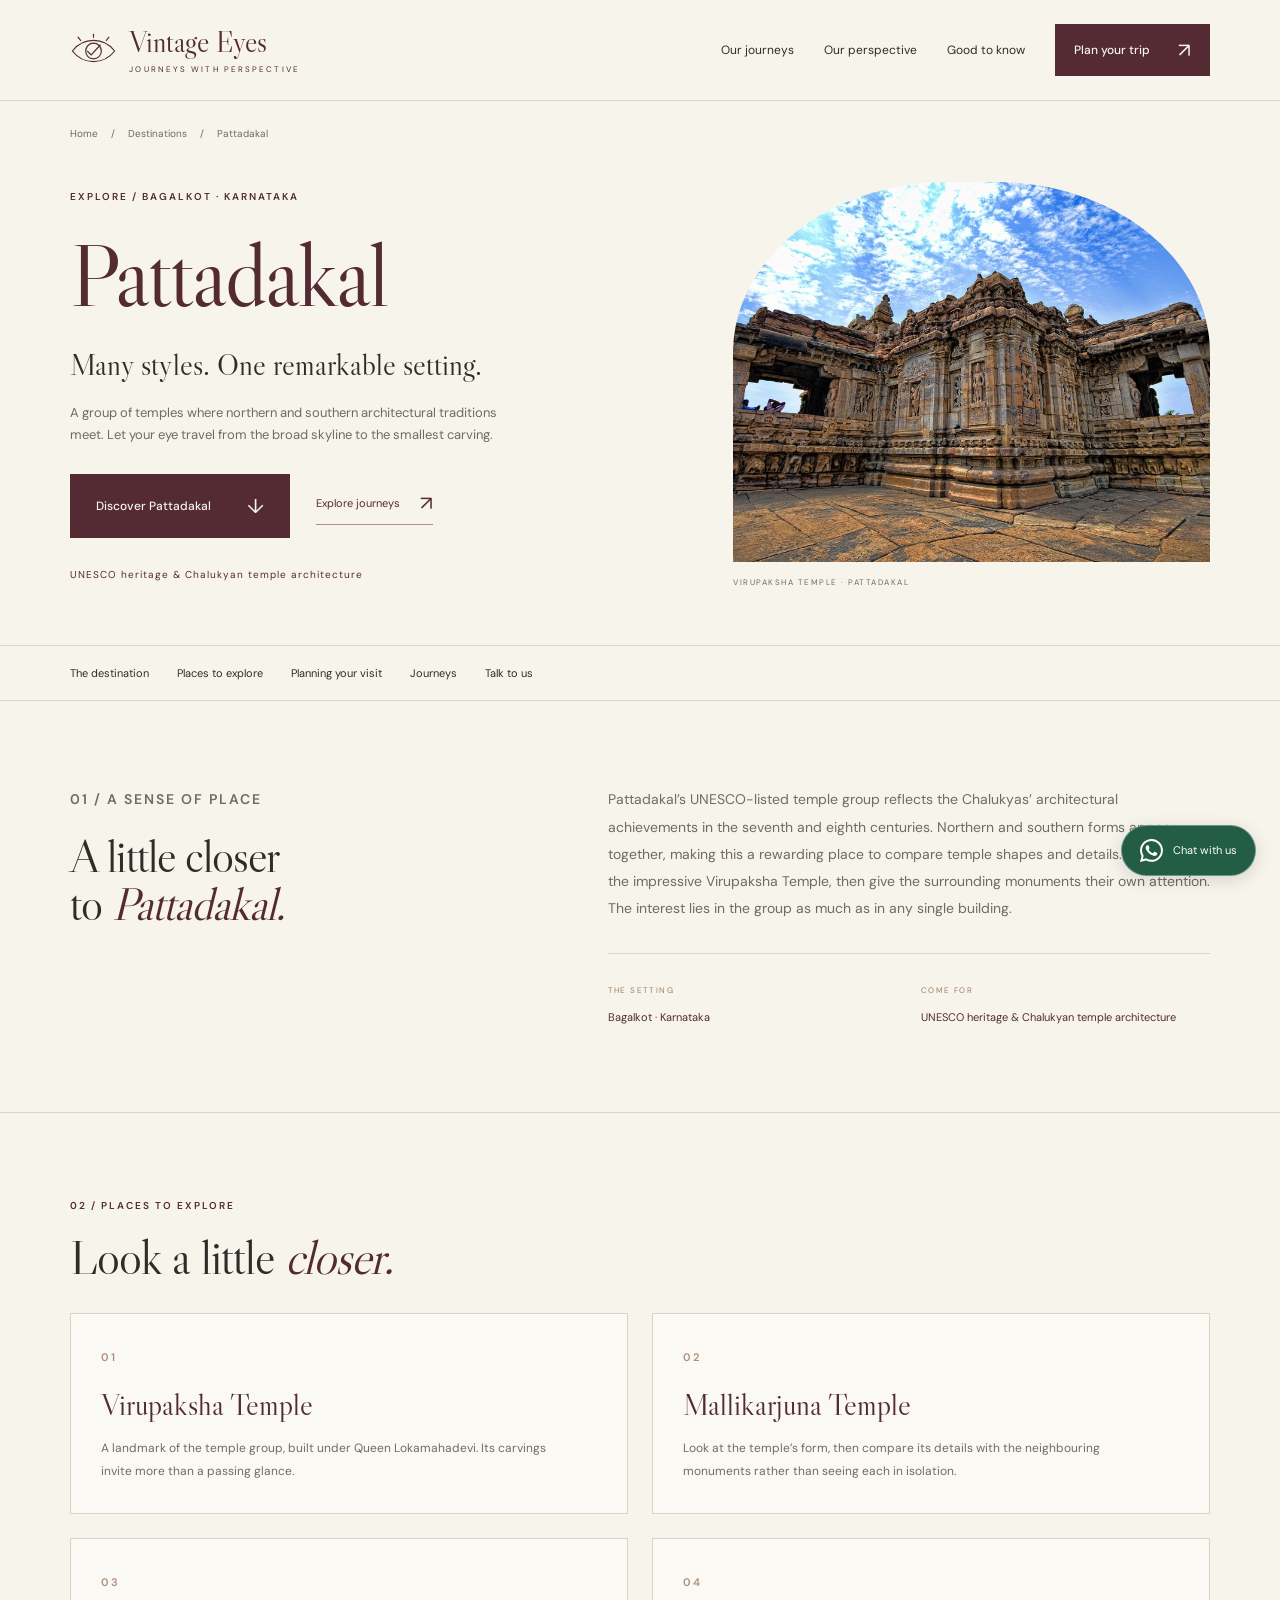
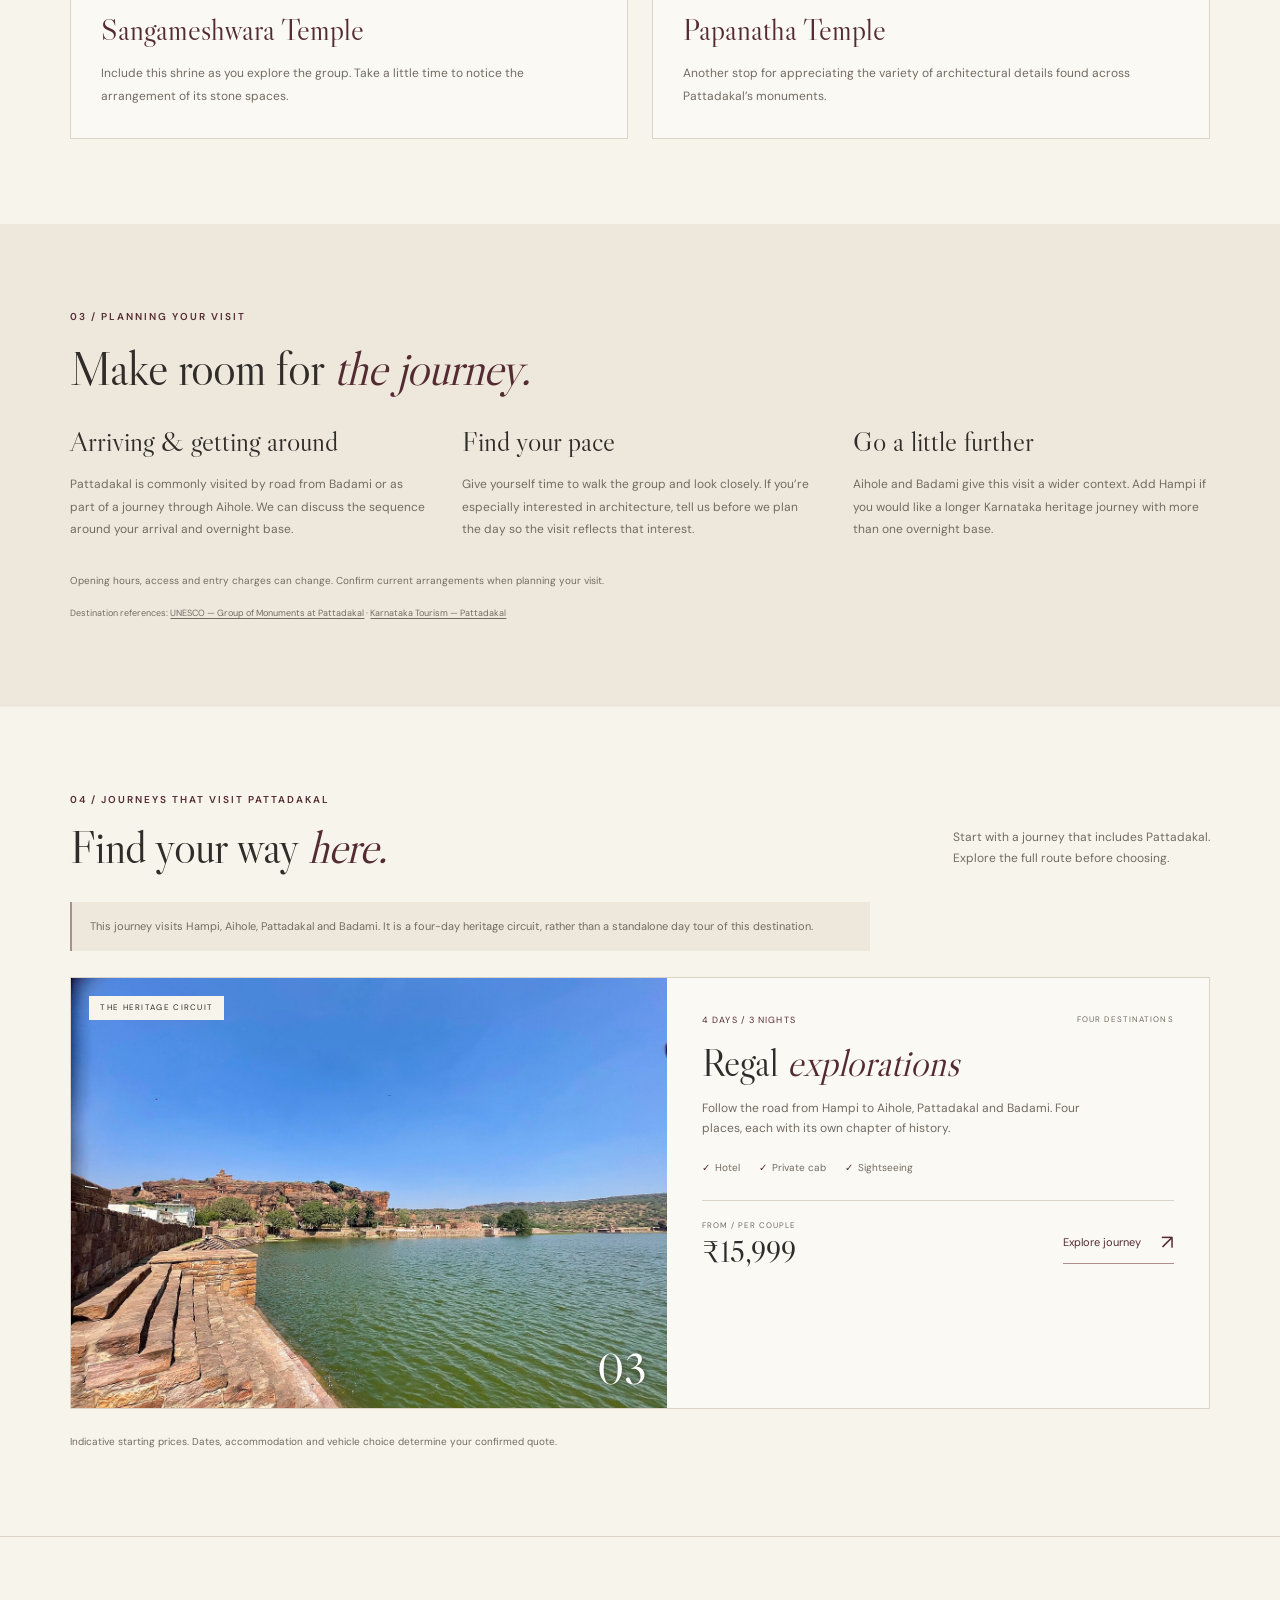
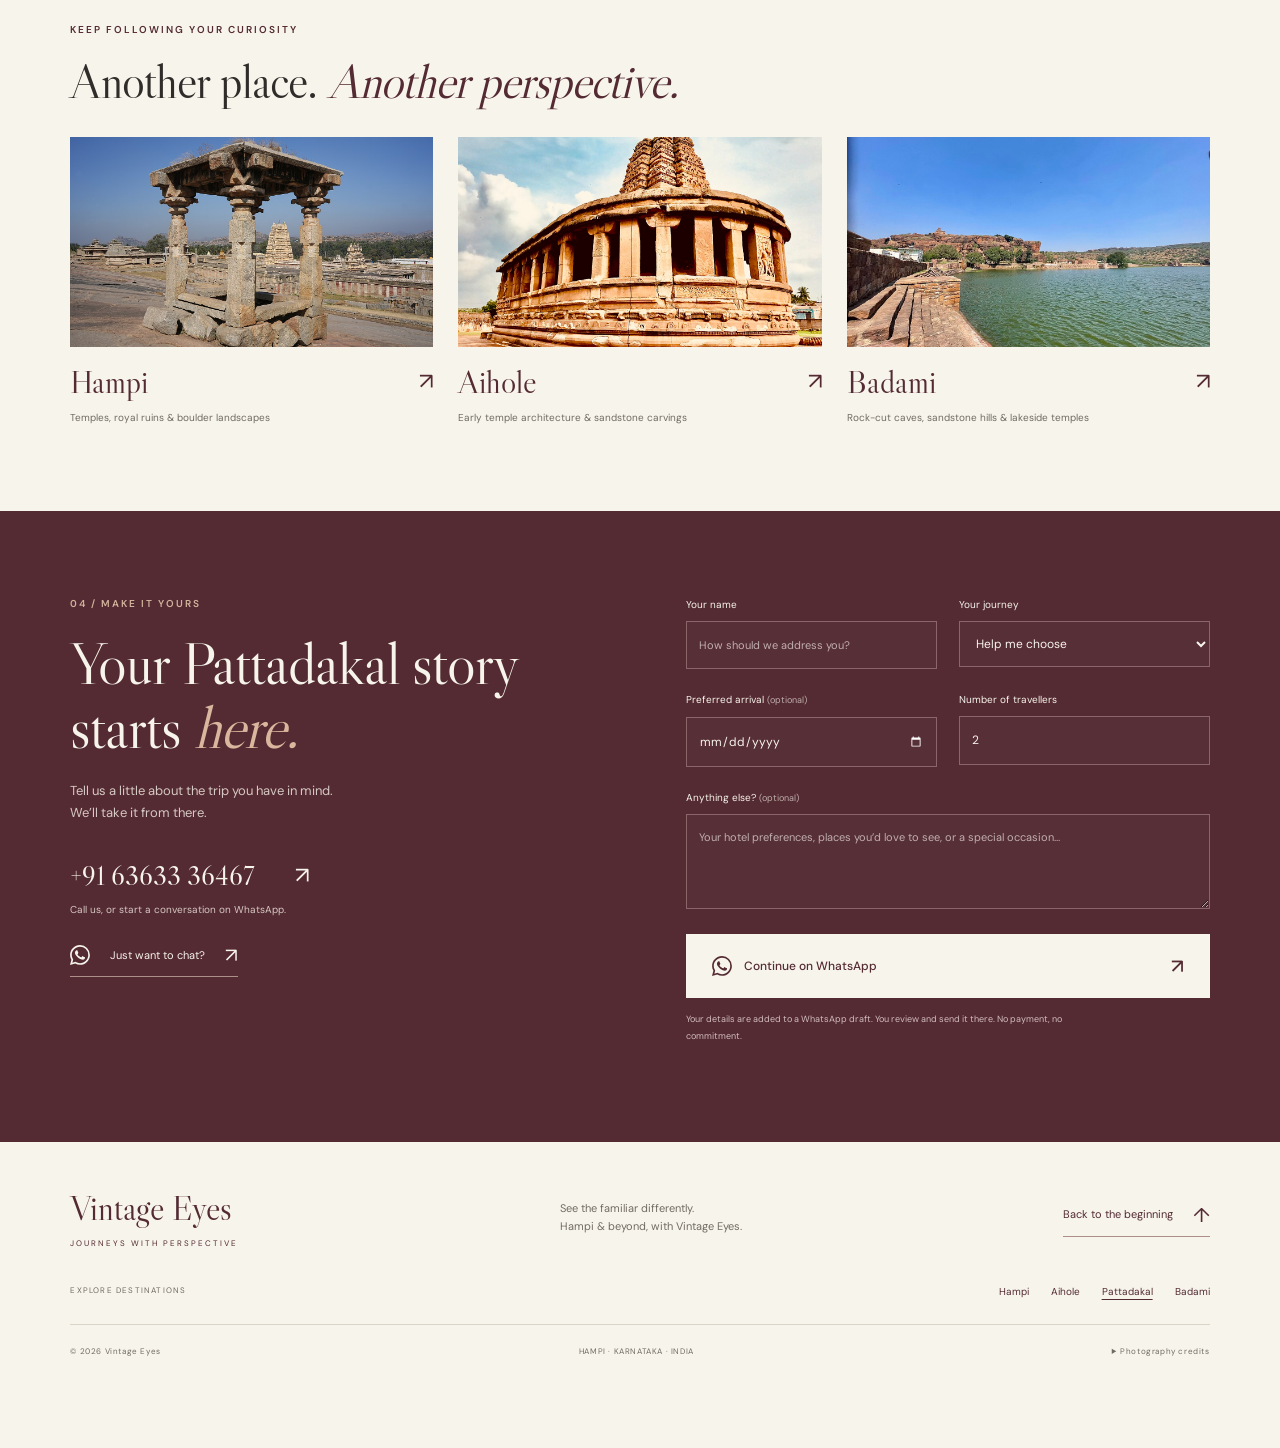
<file: destinations/pattadakal/index.html>
<!doctype html>
<html lang="en">
<head>
  <meta charset="UTF-8">
  <meta name="viewport" content="width=device-width, initial-scale=1">
  <meta name="theme-color" content="#542b32">
  <title>Pattadakal — Destination Guide & Tours | Vintage Eyes</title>
  <meta name="description" content="Explore Pattadakal with Vintage Eyes: destination highlights, visiting notes and journeys that include Pattadakal.">
  <link rel="canonical" href="https://vintageeyestours.in/destinations/pattadakal/">
  <meta property="og:title" content="Pattadakal — Discover the destination | Vintage Eyes">
  <meta property="og:description" content="Explore Pattadakal with Vintage Eyes: destination highlights, visiting notes and journeys that include Pattadakal.">
  <meta property="og:type" content="website">
  <meta property="og:url" content="https://vintageeyestours.in/destinations/pattadakal/">
  <meta property="og:image" content="https://vintageeyestours.in/assets/images/pattadakal.jpg">
  <link rel="icon" href="../../assets/favicon.svg" type="image/svg+xml">
  <link rel="stylesheet" href="../../assets/css/style.css">
  <script src="../../assets/js/site.js" defer></script>
  <script type="application/ld+json">{"@context": "https://schema.org", "@type": "BreadcrumbList", "itemListElement": [{"@type": "ListItem", "position": 1, "name": "Home", "item": "https://vintageeyestours.in/"}, {"@type": "ListItem", "position": 2, "name": "Pattadakal", "item": "https://vintageeyestours.in/destinations/pattadakal/"}]}</script>
</head>
<body class="destination-page">
<a class="skip-link" href="#main">Skip to content</a>
<header class="site-header">
    <a class="brand" href="../../" aria-label="Vintage Eyes home"><svg viewBox="0 0 60 44" aria-hidden="true"><path d="M3 23C17 5 43 5 57 23C43 41 17 41 3 23Z"/><circle cx="30" cy="23" r="10"/><path d="m22 23 5 5 12-13M30 1v5M10 5l4 5M50 5l-4 5"/></svg><span>Vintage Eyes<small>JOURNEYS WITH PERSPECTIVE</small></span></a>
    <button class="menu-toggle" aria-expanded="false" aria-controls="navigation" hidden>Menu <span aria-hidden="true">☰</span></button>
    <nav id="navigation" aria-label="Main navigation"><a href="../../#journeys">Our journeys</a><a href="../../#perspective">Our perspective</a><a href="../../#questions">Good to know</a><a class="button small" href="#plan">Plan your trip <span aria-hidden="true">↗</span></a></nav>
  </header>
<main id="main">
  <div class="breadcrumbs"><a href="../../">Home</a><span aria-hidden="true">/</span><a href="../../#destinations">Destinations</a><span aria-hidden="true">/</span><span>Pattadakal</span></div>
  <section class="tour-hero destination-hero section" aria-labelledby="destination-title"><div><p class="eyebrow">EXPLORE / BAGALKOT · KARNATAKA</p><h1 id="destination-title">Pattadakal</h1><p class="tour-tagline">Many styles. One remarkable setting.</p><p class="tour-intro">A group of temples where northern and southern architectural traditions meet. Let your eye travel from the broad skyline to the smallest carving.</p><div class="tour-hero-actions"><a class="button" href="#highlights">Discover Pattadakal <span aria-hidden="true">↓</span></a><a class="text-link" href="#destination-tours">Explore journeys <span aria-hidden="true">↗</span></a></div><p class="tour-location">UNESCO heritage &amp; Chalukyan temple architecture</p></div><figure><img src="../../assets/images/pattadakal.jpg" alt="Virupaksha Temple and its stone enclosure at Pattadakal" width="1280" height="853" fetchpriority="high"><figcaption>VIRUPAKSHA TEMPLE · PATTADAKAL</figcaption></figure></section>
  <nav class="tour-section-nav" aria-label="On this destination page"><a href="#overview">The destination</a><a href="#highlights">Places to explore</a><a href="#visit">Planning your visit</a><a href="#destination-tours">Journeys</a><a href="#plan">Talk to us</a></nav>
  <section id="overview" class="destination-overview section"><div><p class="eyebrow">01 / A SENSE OF PLACE</p><h2>A little closer<br>to <em>Pattadakal.</em></h2></div><div><p>Pattadakal’s UNESCO-listed temple group reflects the Chalukyas’ architectural achievements in the seventh and eighth centuries. Northern and southern forms appear together, making this a rewarding place to compare temple shapes and details. Begin with the impressive Virupaksha Temple, then give the surrounding monuments their own attention. The interest lies in the group as much as in any single building.</p><div class="destination-facts"><div><span>THE SETTING</span><p>Bagalkot · Karnataka</p></div><div><span>COME FOR</span><p>UNESCO heritage &amp; Chalukyan temple architecture</p></div></div></div></section>
  <section id="highlights" class="destination-highlights section"><p class="eyebrow">02 / PLACES TO EXPLORE</p><h2>Look a little <em>closer.</em></h2><div class="destination-highlight-grid"><article class="destination-highlight"><span class="eyebrow">01</span><h3>Virupaksha Temple</h3><p>A landmark of the temple group, built under Queen Lokamahadevi. Its carvings invite more than a passing glance.</p></article><article class="destination-highlight"><span class="eyebrow">02</span><h3>Mallikarjuna Temple</h3><p>Look at the temple’s form, then compare its details with the neighbouring monuments rather than seeing each in isolation.</p></article><article class="destination-highlight"><span class="eyebrow">03</span><h3>Sangameshwara Temple</h3><p>Include this shrine as you explore the group. Take a little time to notice the arrangement of its stone spaces.</p></article><article class="destination-highlight"><span class="eyebrow">04</span><h3>Papanatha Temple</h3><p>Another stop for appreciating the variety of architectural details found across Pattadakal’s monuments.</p></article></div></section>
  <section id="visit" class="destination-visit section"><p class="eyebrow">03 / PLANNING YOUR VISIT</p><h2>Make room for <em>the journey.</em></h2><div class="destination-visit-grid"><article><h3>Arriving & getting around</h3><p>Pattadakal is commonly visited by road from Badami or as part of a journey through Aihole. We can discuss the sequence around your arrival and overnight base.</p></article><article><h3>Find your pace</h3><p>Give yourself time to walk the group and look closely. If you’re especially interested in architecture, tell us before we plan the day so the visit reflects that interest.</p></article><article><h3>Go a little further</h3><p>Aihole and Badami give this visit a wider context. Add Hampi if you would like a longer Karnataka heritage journey with more than one overnight base.</p></article></div><p class="section-note">Opening hours, access and entry charges can change. Confirm current arrangements when planning your visit.</p><p class="destination-sources">Destination references: <a href="https://whc.unesco.org/en/list/239/" target="_blank" rel="noopener noreferrer">UNESCO — Group of Monuments at Pattadakal</a> · <a href="https://karnatakatourism.org/en/destinations/pattadakal" target="_blank" rel="noopener noreferrer">Karnataka Tourism — Pattadakal</a></p></section>
  <section id="destination-tours" class="destination-tours section" aria-labelledby="destination-tours-title"><div class="section-heading"><div><p class="eyebrow">04 / JOURNEYS THAT VISIT PATTADAKAL</p><h2 id="destination-tours-title">Find your way <em>here.</em></h2></div><p>Start with a journey that includes Pattadakal.<br>Explore the full route before choosing.</p></div><p class="section-note circuit-note">This journey visits Hampi, Aihole, Pattadakal and Badami. It is a four-day heritage circuit, rather than a standalone day tour of this destination.</p><div class="tour-grid single-tour"><article class="tour-card" data-category="circuit"><a class="tour-image" href="../../tours/regal-hampi-aihole-pattadakal-badami-tour/" aria-label="Explore the Regal heritage circuit"><img src="../../assets/images/badami.jpg" alt="Agastya Lake, red sandstone cliffs and temples in Badami" width="1280" height="960" loading="lazy"><span class="image-tag">THE HERITAGE CIRCUIT</span><span class="tour-number">03</span></a><div class="tour-body"><p class="tour-meta">4 DAYS / 3 NIGHTS <span>FOUR DESTINATIONS</span></p><h3>Regal <em>explorations</em></h3><p>Follow the road from Hampi to Aihole, Pattadakal and Badami. Four places, each with its own chapter of history.</p><div class="inclusion-row"><span>Hotel</span><span>Private cab</span><span>Sightseeing</span></div><div class="tour-bottom"><p><small>FROM / PER COUPLE</small><strong>₹15,999</strong></p><a class="text-link" href="../../tours/regal-hampi-aihole-pattadakal-badami-tour/">Explore journey <span aria-hidden="true">↗</span></a></div></div></article></div><p class="price-note">Indicative starting prices. Dates, accommodation and vehicle choice determine your confirmed quote.</p></section>
  <section class="destination-related section" aria-labelledby="related-title"><p class="eyebrow">KEEP FOLLOWING YOUR CURIOSITY</p><h2 id="related-title">Another place. <em>Another perspective.</em></h2><div><a class="destination-related-card" href="../hampi/"><img src="../../assets/images/hampi.jpg" alt="A stone pavilion on Hemakuta Hill overlooking Virupaksha Temple in Hampi" width="640" height="420" loading="lazy"><div><h3>Hampi</h3><span aria-hidden="true">↗</span></div><p>Temples, royal ruins &amp; boulder landscapes</p></a><a class="destination-related-card" href="../aihole/"><img src="../../assets/images/aihole.jpg" alt="The pillared exterior and curved end of Durga Temple in Aihole" width="640" height="420" loading="lazy"><div><h3>Aihole</h3><span aria-hidden="true">↗</span></div><p>Early temple architecture &amp; sandstone carvings</p></a><a class="destination-related-card" href="../badami/"><img src="../../assets/images/badami.jpg" alt="Agastya Lake with sandstone cliffs and temples in Badami" width="640" height="420" loading="lazy"><div><h3>Badami</h3><span aria-hidden="true">↗</span></div><p>Rock-cut caves, sandstone hills &amp; lakeside temples</p></a></div></section>
  <section id="plan" class="plan section" aria-labelledby="plan-title"><div class="plan-copy"><p class="eyebrow">04 / MAKE IT YOURS</p><h2 id="plan-title">Your Pattadakal story<br>starts <em>here.</em></h2><p>Tell us a little about the trip you have in mind.<br>We’ll take it from there.</p><a class="contact-number" href="tel:+916363336467">+91 63633 36467 <span aria-hidden="true">↗</span></a><p class="contact-caption">Call us, or start a conversation on WhatsApp.</p><a class="text-link" href="https://wa.me/916363336467?text=Hello%20Vintage%20Eyes%21%20I%E2%80%99d%20like%20to%20plan%20a%20visit%20to%20Pattadakal.%20Please%20help%20me%20choose%20a%20journey." target="_blank" rel="noopener noreferrer"><svg xmlns="http://www.w3.org/2000/svg" width="16" height="16" fill="currentColor" class="whatsapp-icon" aria-hidden="true" focusable="false" viewBox="0 0 16 16">
  <path d="M13.601 2.326A7.85 7.85 0 0 0 7.994 0C3.627 0 .068 3.558.064 7.926c0 1.399.366 2.76 1.057 3.965L0 16l4.204-1.102a7.9 7.9 0 0 0 3.79.965h.004c4.368 0 7.926-3.558 7.93-7.93A7.9 7.9 0 0 0 13.6 2.326zM7.994 14.521a6.6 6.6 0 0 1-3.356-.92l-.24-.144-2.494.654.666-2.433-.156-.251a6.56 6.56 0 0 1-1.007-3.505c0-3.626 2.957-6.584 6.591-6.584a6.56 6.56 0 0 1 4.66 1.931 6.56 6.56 0 0 1 1.928 4.66c-.004 3.639-2.961 6.592-6.592 6.592m3.615-4.934c-.197-.099-1.17-.578-1.353-.646-.182-.065-.315-.099-.445.099-.133.197-.513.646-.627.775-.114.133-.232.148-.43.05-.197-.1-.836-.308-1.592-.985-.59-.525-.985-1.175-1.103-1.372-.114-.198-.011-.304.088-.403.087-.088.197-.232.296-.346.1-.114.133-.198.198-.33.065-.134.034-.248-.015-.347-.05-.099-.445-1.076-.612-1.47-.16-.389-.323-.335-.445-.34-.114-.007-.247-.007-.38-.007a.73.73 0 0 0-.529.247c-.182.198-.691.677-.691 1.654s.71 1.916.81 2.049c.098.133 1.394 2.132 3.383 2.992.47.205.84.326 1.129.418.475.152.904.129 1.246.08.38-.058 1.171-.48 1.338-.943.164-.464.164-.86.114-.943-.049-.084-.182-.133-.38-.232"/>
</svg>Just want to chat? <span aria-hidden="true">↗</span></a></div><form id="enquiry-form" hidden action="https://wa.me/916363336467" method="get" target="_blank" rel="noopener noreferrer"><input type="hidden" name="destination" value="Pattadakal"><div class="form-trap" aria-hidden="true"><label>Leave this field empty<input type="text" name="website" tabindex="-1" autocomplete="off"></label></div><div class="form-grid"><label>Your name<input name="traveller" autocomplete="name" placeholder="How should we address you?" maxlength="80" required></label><label>Your journey<select id="journey-select" name="journey"><option value="Not sure yet">Help me choose</option><option value="Regal heritage circuit — 4 days">Regal explorations · 4 days / 3 nights</option></select></label><label>Preferred arrival <span>(optional)</span><input type="date" name="arrival" id="arrival"></label><label>Number of travellers<input type="number" name="guests" min="1" max="50" step="1" value="2" required></label><label class="full-width">Anything else? <span>(optional)</span><textarea name="notes" rows="3" maxlength="1500" placeholder="Your hotel preferences, places you’d love to see, or a special occasion…"></textarea></label></div><button class="button whatsapp-button" type="submit"><svg xmlns="http://www.w3.org/2000/svg" width="16" height="16" fill="currentColor" class="whatsapp-icon" aria-hidden="true" focusable="false" viewBox="0 0 16 16">
  <path d="M13.601 2.326A7.85 7.85 0 0 0 7.994 0C3.627 0 .068 3.558.064 7.926c0 1.399.366 2.76 1.057 3.965L0 16l4.204-1.102a7.9 7.9 0 0 0 3.79.965h.004c4.368 0 7.926-3.558 7.93-7.93A7.9 7.9 0 0 0 13.6 2.326zM7.994 14.521a6.6 6.6 0 0 1-3.356-.92l-.24-.144-2.494.654.666-2.433-.156-.251a6.56 6.56 0 0 1-1.007-3.505c0-3.626 2.957-6.584 6.591-6.584a6.56 6.56 0 0 1 4.66 1.931 6.56 6.56 0 0 1 1.928 4.66c-.004 3.639-2.961 6.592-6.592 6.592m3.615-4.934c-.197-.099-1.17-.578-1.353-.646-.182-.065-.315-.099-.445.099-.133.197-.513.646-.627.775-.114.133-.232.148-.43.05-.197-.1-.836-.308-1.592-.985-.59-.525-.985-1.175-1.103-1.372-.114-.198-.011-.304.088-.403.087-.088.197-.232.296-.346.1-.114.133-.198.198-.33.065-.134.034-.248-.015-.347-.05-.099-.445-1.076-.612-1.47-.16-.389-.323-.335-.445-.34-.114-.007-.247-.007-.38-.007a.73.73 0 0 0-.529.247c-.182.198-.691.677-.691 1.654s.71 1.916.81 2.049c.098.133 1.394 2.132 3.383 2.992.47.205.84.326 1.129.418.475.152.904.129 1.246.08.38-.058 1.171-.48 1.338-.943.164-.464.164-.86.114-.943-.049-.084-.182-.133-.38-.232"/>
</svg><span class="whatsapp-label">Continue on WhatsApp</span> <span aria-hidden="true">↗</span></button><p class="form-note">Your details are added to a WhatsApp draft. You review and send it there. No payment, no commitment.</p><p id="form-status" class="form-note" role="status"></p></form><noscript><div class="no-script-enquiry"><p>You can enquire directly on WhatsApp or call us. JavaScript is needed to prepare a personalised draft from the form.</p><a class="button whatsapp-button" href="https://wa.me/916363336467?text=Hello%20Vintage%20Eyes%21%20I%E2%80%99d%20like%20to%20plan%20a%20visit%20to%20Pattadakal.%20Please%20help%20me%20choose%20a%20journey." target="_blank" rel="noopener noreferrer"><svg xmlns="http://www.w3.org/2000/svg" width="16" height="16" fill="currentColor" class="whatsapp-icon" aria-hidden="true" focusable="false" viewBox="0 0 16 16">
  <path d="M13.601 2.326A7.85 7.85 0 0 0 7.994 0C3.627 0 .068 3.558.064 7.926c0 1.399.366 2.76 1.057 3.965L0 16l4.204-1.102a7.9 7.9 0 0 0 3.79.965h.004c4.368 0 7.926-3.558 7.93-7.93A7.9 7.9 0 0 0 13.6 2.326zM7.994 14.521a6.6 6.6 0 0 1-3.356-.92l-.24-.144-2.494.654.666-2.433-.156-.251a6.56 6.56 0 0 1-1.007-3.505c0-3.626 2.957-6.584 6.591-6.584a6.56 6.56 0 0 1 4.66 1.931 6.56 6.56 0 0 1 1.928 4.66c-.004 3.639-2.961 6.592-6.592 6.592m3.615-4.934c-.197-.099-1.17-.578-1.353-.646-.182-.065-.315-.099-.445.099-.133.197-.513.646-.627.775-.114.133-.232.148-.43.05-.197-.1-.836-.308-1.592-.985-.59-.525-.985-1.175-1.103-1.372-.114-.198-.011-.304.088-.403.087-.088.197-.232.296-.346.1-.114.133-.198.198-.33.065-.134.034-.248-.015-.347-.05-.099-.445-1.076-.612-1.47-.16-.389-.323-.335-.445-.34-.114-.007-.247-.007-.38-.007a.73.73 0 0 0-.529.247c-.182.198-.691.677-.691 1.654s.71 1.916.81 2.049c.098.133 1.394 2.132 3.383 2.992.47.205.84.326 1.129.418.475.152.904.129 1.246.08.38-.058 1.171-.48 1.338-.943.164-.464.164-.86.114-.943-.049-.084-.182-.133-.38-.232"/>
</svg><span>Open WhatsApp</span></a></div></noscript></section>
</main>
<footer class="site-footer"><div class="footer-top"><a class="footer-brand" href="../../">Vintage Eyes<span>JOURNEYS WITH PERSPECTIVE</span></a><p>See the familiar differently.<br>Hampi & beyond, with Vintage Eyes.</p><a href="#main" class="text-link">Back to the beginning <span aria-hidden="true">↑</span></a></div><nav class="footer-destinations" aria-label="Explore destinations"><span>EXPLORE DESTINATIONS</span><a href="../../destinations/hampi/">Hampi</a><a href="../../destinations/aihole/">Aihole</a><a href="../../destinations/pattadakal/" aria-current="page">Pattadakal</a><a href="../../destinations/badami/">Badami</a></nav><div class="footer-bottom"><span>© <span id="year">2026</span> Vintage Eyes</span><span>HAMPI · KARNATAKA · INDIA</span><details class="credits"><summary>Photography credits</summary><p>Hemakuta Hill: <a href="https://commons.wikimedia.org/wiki/File:Hampi_-_Hemakuta_Hill,_Virupaksha_Temple.jpg" target="_blank" rel="noopener noreferrer">Ingo Mehling</a>. Stone Chariot: <a href="https://commons.wikimedia.org/wiki/File:Stone_Chariot,_Hampi_2.jpg" target="_blank" rel="noopener noreferrer">Ajayreddykalavalli</a>. Agastya Lake: <a href="https://commons.wikimedia.org/wiki/File:Agastya_Lake_with_Badami_Temples.jpg" target="_blank" rel="noopener noreferrer">Mbigul</a>. These three images are via Wikimedia Commons, <a href="https://creativecommons.org/licenses/by-sa/4.0/" target="_blank" rel="noopener noreferrer">CC BY-SA 4.0</a>. Durga Temple: <a href="https://commons.wikimedia.org/wiki/File:Durga_Temple_in_Aihole.jpg" target="_blank" rel="noopener noreferrer">IM3847</a>, <a href="https://creativecommons.org/licenses/by-sa/4.0/" target="_blank" rel="noopener noreferrer">CC BY-SA 4.0</a>. Pattadakal: <a href="https://commons.wikimedia.org/wiki/File:Virupaksha_Temple,_Pattadakal,_Karnataka.jpg" target="_blank" rel="noopener noreferrer">Mukul Banerjee</a>, <a href="https://creativecommons.org/licenses/by-sa/3.0/" target="_blank" rel="noopener noreferrer">CC BY-SA 3.0</a>. Images resized and cropped for display; image adaptations retain the same license.</p></details></div></footer>
<a class="floating-whatsapp" href="https://wa.me/916363336467?text=Hello%20Vintage%20Eyes%21%20I%E2%80%99d%20like%20to%20plan%20a%20visit%20to%20Pattadakal.%20Please%20help%20me%20choose%20a%20journey." target="_blank" rel="noopener noreferrer" aria-label="Chat with Vintage Eyes on WhatsApp"><svg xmlns="http://www.w3.org/2000/svg" width="16" height="16" fill="currentColor" class="whatsapp-icon" aria-hidden="true" focusable="false" viewBox="0 0 16 16">
  <path d="M13.601 2.326A7.85 7.85 0 0 0 7.994 0C3.627 0 .068 3.558.064 7.926c0 1.399.366 2.76 1.057 3.965L0 16l4.204-1.102a7.9 7.9 0 0 0 3.79.965h.004c4.368 0 7.926-3.558 7.93-7.93A7.9 7.9 0 0 0 13.6 2.326zM7.994 14.521a6.6 6.6 0 0 1-3.356-.92l-.24-.144-2.494.654.666-2.433-.156-.251a6.56 6.56 0 0 1-1.007-3.505c0-3.626 2.957-6.584 6.591-6.584a6.56 6.56 0 0 1 4.66 1.931 6.56 6.56 0 0 1 1.928 4.66c-.004 3.639-2.961 6.592-6.592 6.592m3.615-4.934c-.197-.099-1.17-.578-1.353-.646-.182-.065-.315-.099-.445.099-.133.197-.513.646-.627.775-.114.133-.232.148-.43.05-.197-.1-.836-.308-1.592-.985-.59-.525-.985-1.175-1.103-1.372-.114-.198-.011-.304.088-.403.087-.088.197-.232.296-.346.1-.114.133-.198.198-.33.065-.134.034-.248-.015-.347-.05-.099-.445-1.076-.612-1.47-.16-.389-.323-.335-.445-.34-.114-.007-.247-.007-.38-.007a.73.73 0 0 0-.529.247c-.182.198-.691.677-.691 1.654s.71 1.916.81 2.049c.098.133 1.394 2.132 3.383 2.992.47.205.84.326 1.129.418.475.152.904.129 1.246.08.38-.058 1.171-.48 1.338-.943.164-.464.164-.86.114-.943-.049-.084-.182-.133-.38-.232"/>
</svg><span>Chat with us</span></a>
</body>
</html>
</file>
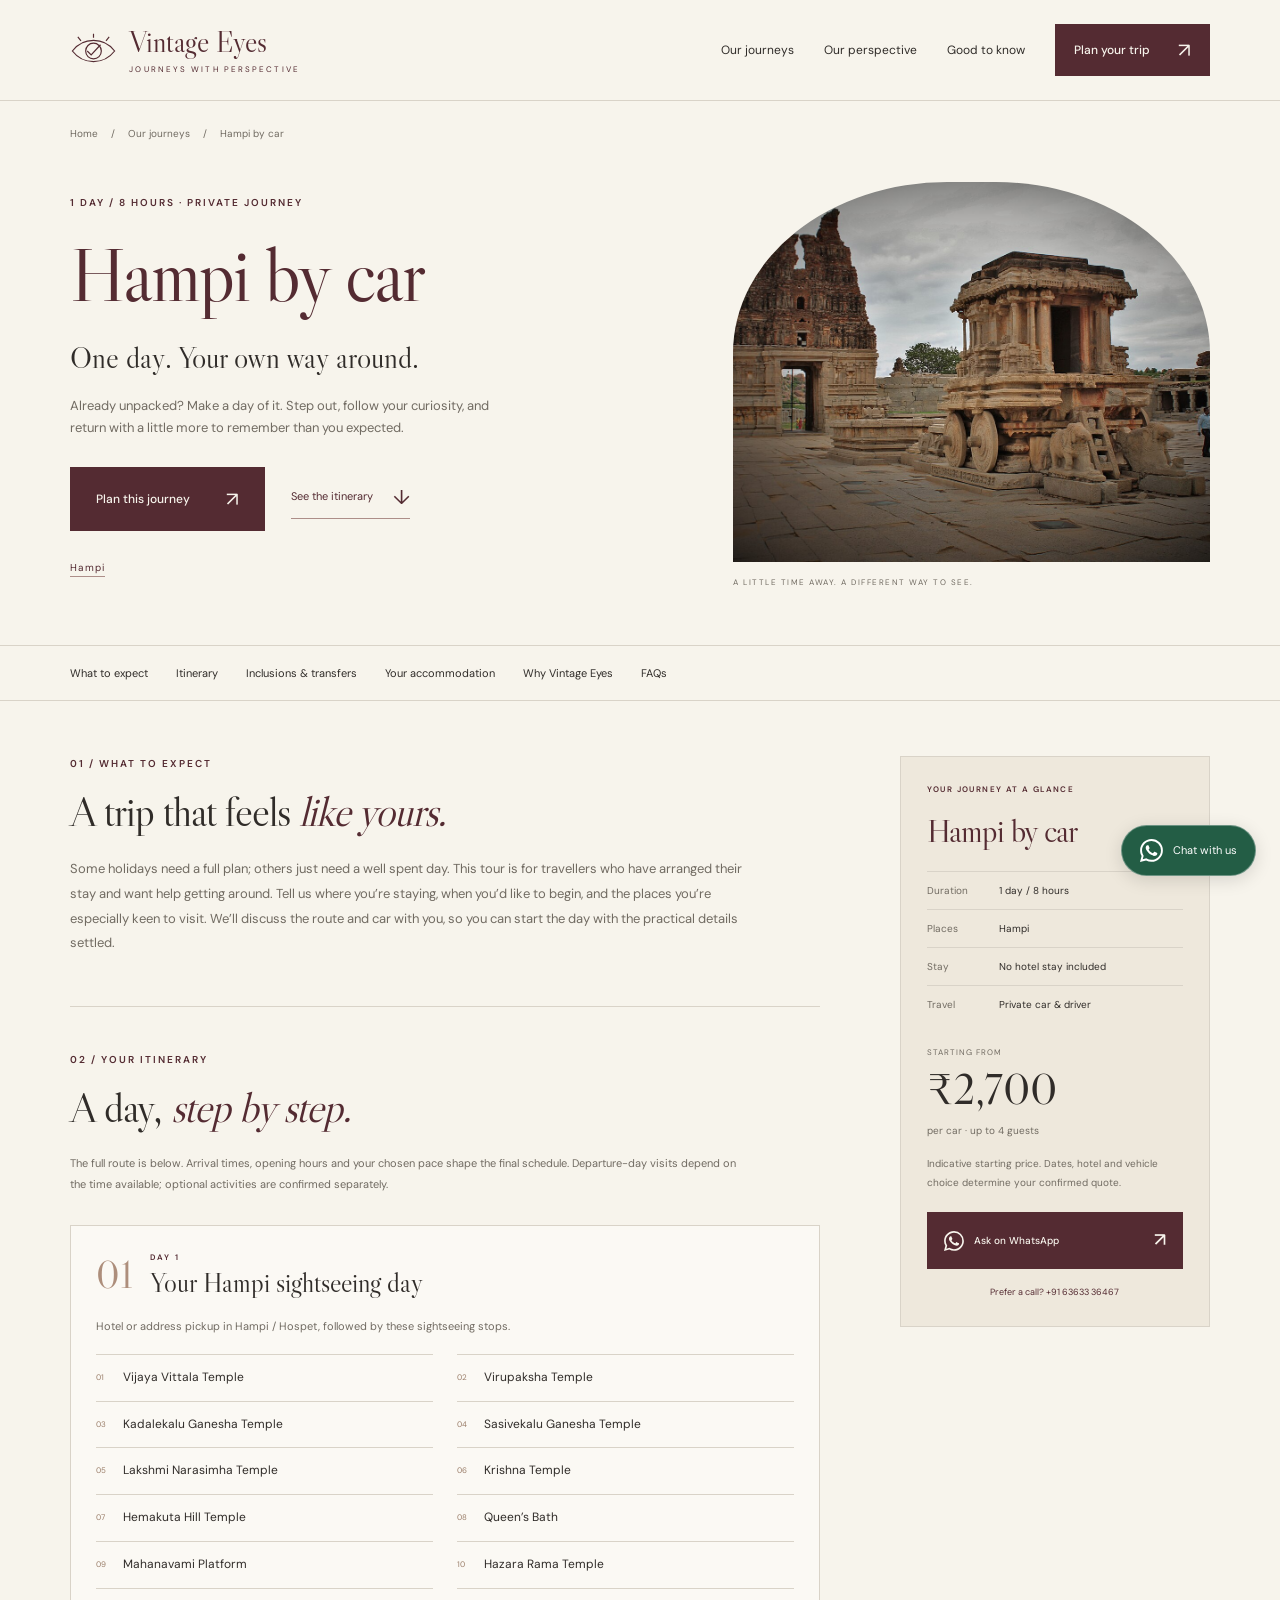
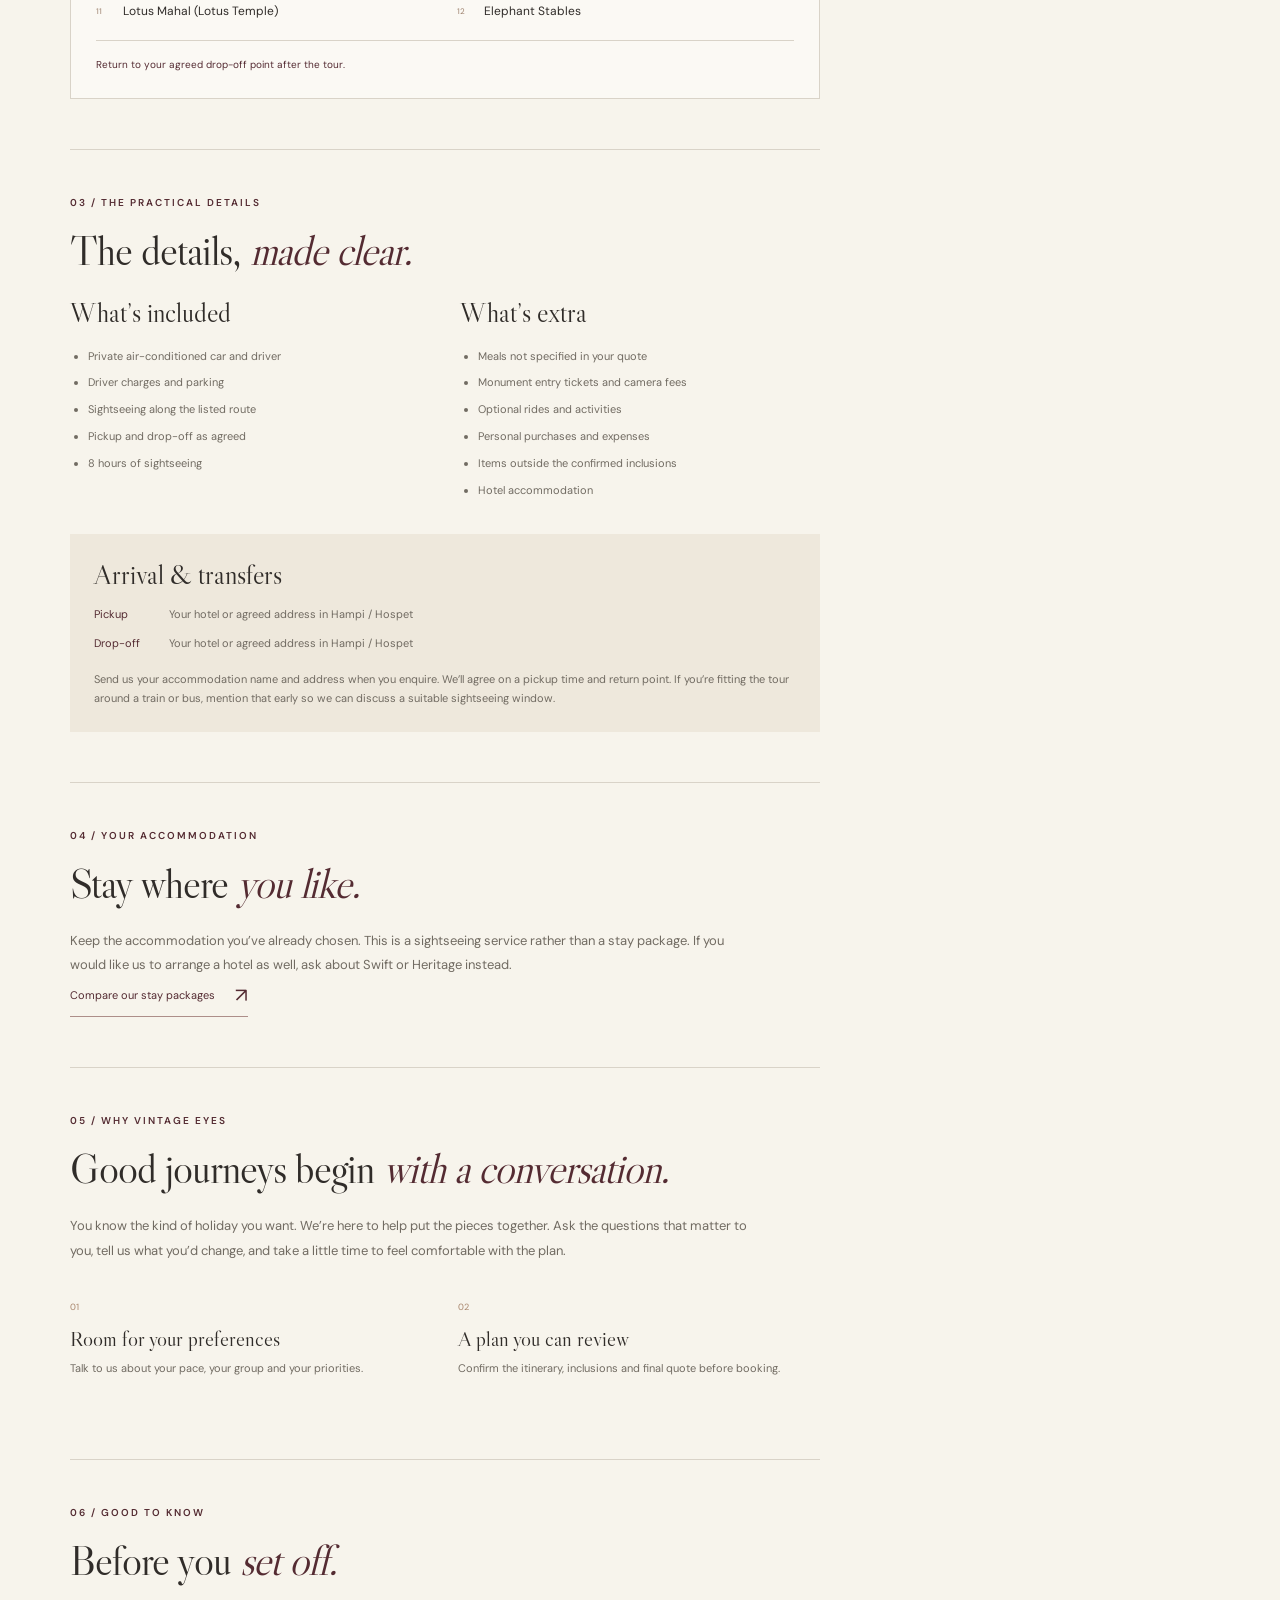
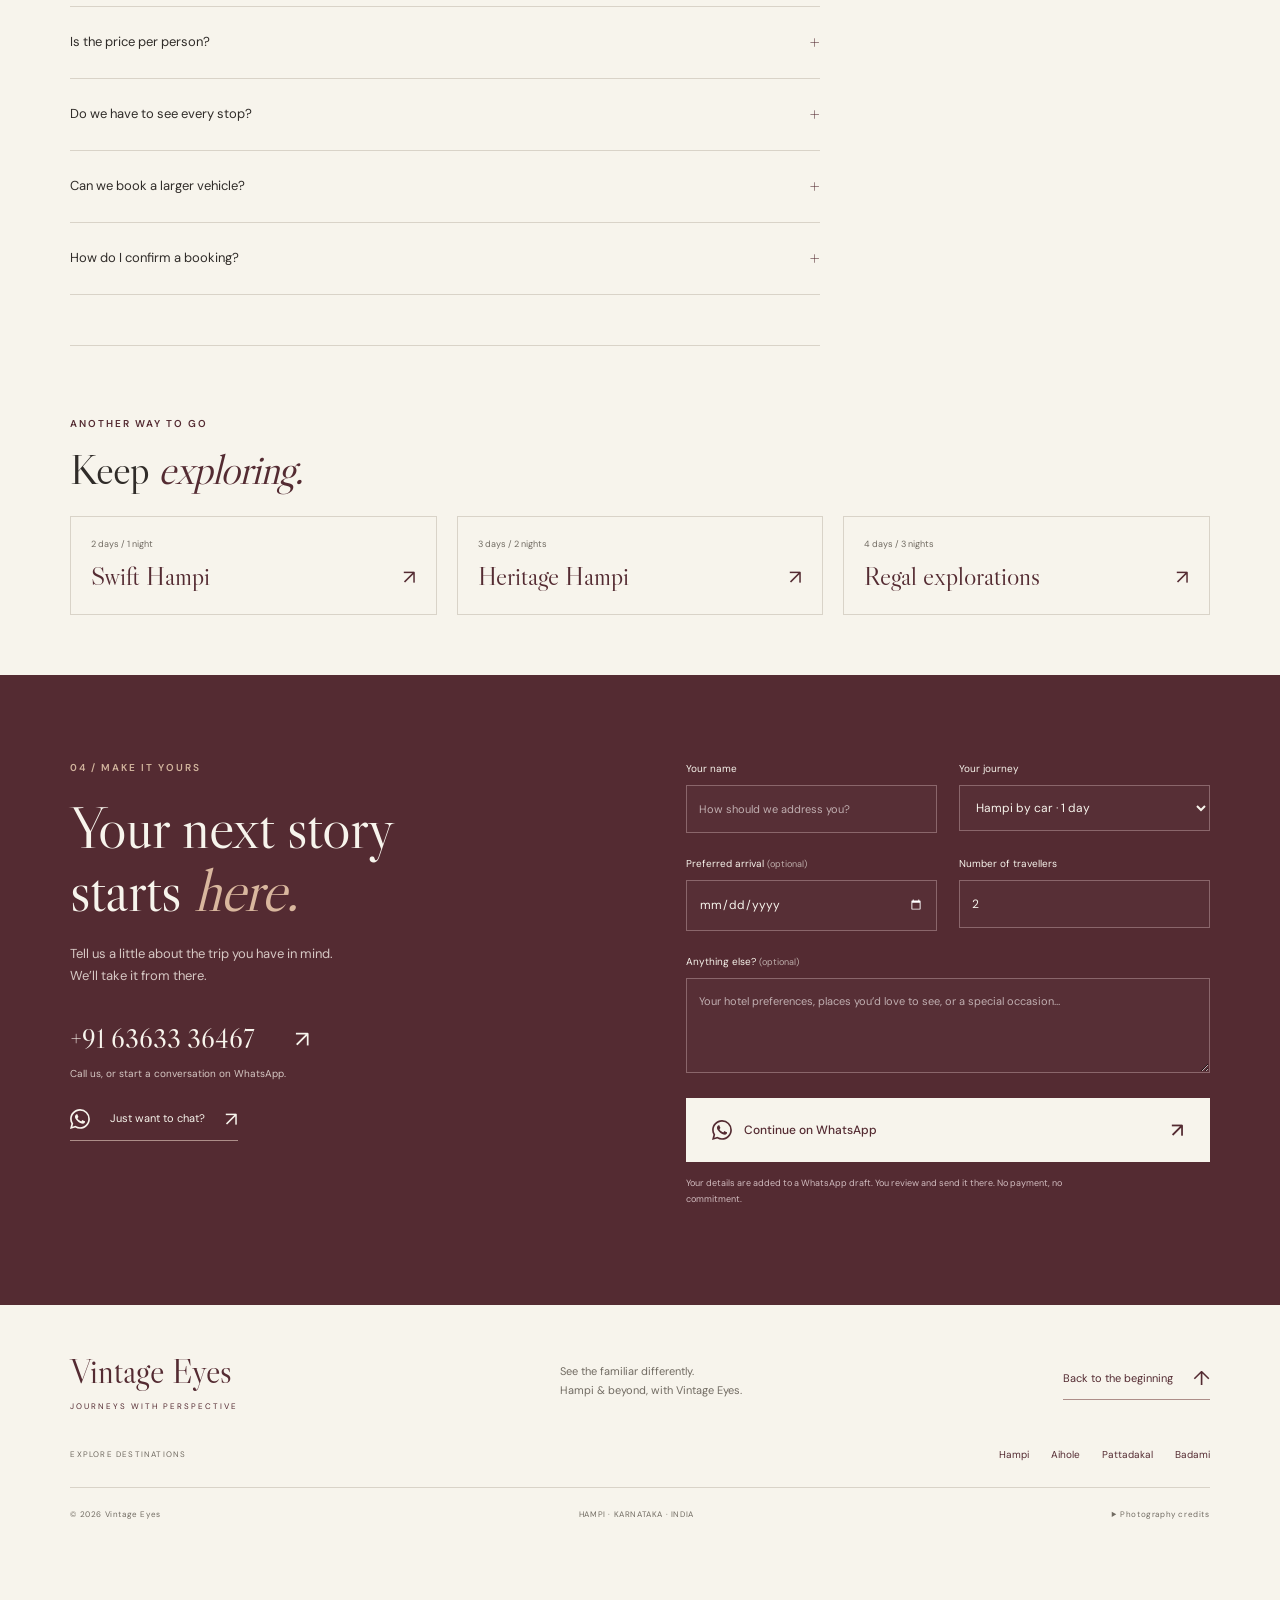
<file: tours/hampi-sightseeing-by-car/index.html>
<!doctype html>
<html lang="en">
<head>
  <meta charset="UTF-8">
  <meta name="viewport" content="width=device-width, initial-scale=1">
  <meta name="theme-color" content="#542b32">
  <title>Hampi sightseeing by car — a private day tour | Vintage Eyes</title>
  <meta name="description" content="Hampi sightseeing by car — a private day tour. See the complete itinerary, inclusions, transfers and stay options. Enquire with Vintage Eyes on WhatsApp.">
  <link rel="canonical" href="https://vintageeyestours.in/tours/hampi-sightseeing-by-car/">
  <meta property="og:title" content="Hampi sightseeing by car — a private day tour | Vintage Eyes">
  <meta property="og:description" content="Hampi sightseeing by car — a private day tour. See the complete itinerary, inclusions, transfers and stay options. Enquire with Vintage Eyes on WhatsApp.">
  <meta property="og:type" content="website">
  <meta property="og:url" content="https://vintageeyestours.in/tours/hampi-sightseeing-by-car/">
  <meta property="og:image" content="https://vintageeyestours.in/assets/images/chariot.jpg">
  <link rel="icon" href="../../assets/favicon.svg" type="image/svg+xml">
  <link rel="stylesheet" href="../../assets/css/style.css">
  <script src="../../assets/js/site.js" defer></script>
  <script type="application/ld+json">{"@context": "https://schema.org", "@type": "BreadcrumbList", "itemListElement": [{"@type": "ListItem", "position": 1, "name": "Home", "item": "https://vintageeyestours.in/"}, {"@type": "ListItem", "position": 2, "name": "Hampi by car", "item": "https://vintageeyestours.in/tours/hampi-sightseeing-by-car/"}]}</script>
</head>
<body class="tour-page">
<a class="skip-link" href="#main">Skip to content</a>
<header class="site-header">
    <a class="brand" href="../../" aria-label="Vintage Eyes home"><svg viewBox="0 0 60 44" aria-hidden="true"><path d="M3 23C17 5 43 5 57 23C43 41 17 41 3 23Z"/><circle cx="30" cy="23" r="10"/><path d="m22 23 5 5 12-13M30 1v5M10 5l4 5M50 5l-4 5"/></svg><span>Vintage Eyes<small>JOURNEYS WITH PERSPECTIVE</small></span></a>
    <button class="menu-toggle" aria-expanded="false" aria-controls="navigation" hidden>Menu <span aria-hidden="true">☰</span></button>
    <nav id="navigation" aria-label="Main navigation"><a href="../../#journeys">Our journeys</a><a href="../../#perspective">Our perspective</a><a href="../../#questions">Good to know</a><a class="button small" href="#plan">Plan your trip <span aria-hidden="true">↗</span></a></nav>
  </header>
<main id="main">
  <div class="breadcrumbs"><a href="../../">Home</a><span aria-hidden="true">/</span><a href="../../#journeys">Our journeys</a><span aria-hidden="true">/</span><span>Hampi by car</span></div>
  <section class="tour-hero section" aria-labelledby="tour-title"><div><p class="eyebrow">1 DAY / 8 HOURS · PRIVATE JOURNEY</p><h1 id="tour-title">Hampi by car</h1><p class="tour-tagline">One day. Your own way around.</p><p class="tour-intro">Already unpacked? Make a day of it. Step out, follow your curiosity, and return with a little more to remember than you expected.</p><div class="tour-hero-actions"><a class="button" href="#plan">Plan this journey <span aria-hidden="true">↗</span></a><a class="text-link" href="#itinerary">See the itinerary <span aria-hidden="true">↓</span></a></div><p class="tour-location"><a href="../../destinations/hampi/">Hampi</a></p></div><figure><img src="../../assets/images/chariot.jpg" alt="The carved stone wheels and pillars of the Stone Chariot in Hampi" width="1280" height="853" fetchpriority="high"><figcaption>A LITTLE TIME AWAY. A DIFFERENT WAY TO SEE.</figcaption></figure></section>
  <nav class="tour-section-nav" aria-label="On this tour page"><a href="#expect">What to expect</a><a href="#itinerary">Itinerary</a><a href="#included">Inclusions & transfers</a><a href="#stays">Your accommodation</a><a href="#why-us">Why Vintage Eyes</a><a href="#questions">FAQs</a></nav>
  <div class="tour-layout section">
    <div class="tour-content">
      <section id="expect" class="tour-section"><p class="eyebrow">01 / WHAT TO EXPECT</p><h2>A trip that feels <em>like yours.</em></h2><p>Some holidays need a full plan; others just need a well spent day. This tour is for travellers who have arranged their stay and want help getting around. Tell us where you’re staying, when you’d like to begin, and the places you’re especially keen to visit. We’ll discuss the route and car with you, so you can start the day with the practical details settled.</p></section>
      <section id="itinerary" class="tour-section"><p class="eyebrow">02 / YOUR ITINERARY</p><h2>A day, <em>step by step.</em></h2><p class="section-note">The full route is below. Arrival times, opening hours and your chosen pace shape the final schedule. Departure-day visits depend on the time available; optional activities are confirmed separately.</p><article class="day-itinerary" data-day="1">
          <div class="day-heading"><span class="day-number">01</span><div><p class="eyebrow">DAY 1</p><h3>Your Hampi sightseeing day</h3></div></div>
          <p class="day-intro">Hotel or address pickup in Hampi / Hospet, followed by these sightseeing stops.</p>
          <ol class="stop-list"><li><span class="stop-number">01</span><div><h4>Vijaya Vittala Temple</h4></div></li><li><span class="stop-number">02</span><div><h4>Virupaksha Temple</h4></div></li><li><span class="stop-number">03</span><div><h4>Kadalekalu Ganesha Temple</h4></div></li><li><span class="stop-number">04</span><div><h4>Sasivekalu Ganesha Temple</h4></div></li><li><span class="stop-number">05</span><div><h4>Lakshmi Narasimha Temple</h4></div></li><li><span class="stop-number">06</span><div><h4>Krishna Temple</h4></div></li><li><span class="stop-number">07</span><div><h4>Hemakuta Hill Temple</h4></div></li><li><span class="stop-number">08</span><div><h4>Queen’s Bath</h4></div></li><li><span class="stop-number">09</span><div><h4>Mahanavami Platform</h4></div></li><li><span class="stop-number">10</span><div><h4>Hazara Rama Temple</h4></div></li><li><span class="stop-number">11</span><div><h4>Lotus Mahal (Lotus Temple)</h4></div></li><li><span class="stop-number">12</span><div><h4>Elephant Stables</h4></div></li></ol>
          <p class="day-end">Return to your agreed drop-off point after the tour.</p>
        </article></section>
      <section id="included" class="tour-section"><p class="eyebrow">03 / THE PRACTICAL DETAILS</p><h2>The details, <em>made clear.</em></h2><div class="included-grid"><div><h3>What’s included</h3><ul><li>Private air-conditioned car and driver</li>
<li>Driver charges and parking</li>
<li>Sightseeing along the listed route</li>
<li>Pickup and drop-off as agreed</li>
<li>8 hours of sightseeing</li></ul></div><div><h3>What’s extra</h3><ul><li>Meals not specified in your quote</li>
<li>Monument entry tickets and camera fees</li>
<li>Optional rides and activities</li>
<li>Personal purchases and expenses</li>
<li>Items outside the confirmed inclusions</li>
<li>Hotel accommodation</li></ul></div></div><div class="transfer-details"><h3>Arrival & transfers</h3><dl><div><dt>Pickup</dt><dd>Your hotel or agreed address in Hampi / Hospet</dd></div><div><dt>Drop-off</dt><dd>Your hotel or agreed address in Hampi / Hospet</dd></div></dl><p>Send us your accommodation name and address when you enquire. We’ll agree on a pickup time and return point. If you’re fitting the tour around a train or bus, mention that early so we can discuss a suitable sightseeing window.</p></div></section>
      <section id="stays" class="tour-section"><p class="eyebrow">04 / YOUR ACCOMMODATION</p><h2>Stay where <em>you like.</em></h2><p>Keep the accommodation you’ve already chosen. This is a sightseeing service rather than a stay package. If you would like us to arrange a hotel as well, ask about Swift or Heritage instead.</p><a class="text-link" href="../../#journeys">Compare our stay packages <span aria-hidden="true">↗</span></a></section>
      <section id="why-us" class="tour-section"><p class="eyebrow">05 / WHY VINTAGE EYES</p><h2>Good journeys begin <em>with a conversation.</em></h2><p>You know the kind of holiday you want. We’re here to help put the pieces together. Ask the questions that matter to you, tell us what you’d change, and take a little time to feel comfortable with the plan.</p><div class="principles"><div><span>01</span><h3>Room for your preferences</h3><p>Talk to us about your pace, your group and your priorities.</p></div><div><span>02</span><h3>A plan you can review</h3><p>Confirm the itinerary, inclusions and final quote before booking.</p></div></div></section>
      <section id="questions" class="tour-section"><p class="eyebrow">06 / GOOD TO KNOW</p><h2>Before you <em>set off.</em></h2><div class="faq-list"><details><summary>Is the price per person?</summary><p>No. The starting price is per private car for up to four guests. Tell us your group size and vehicle preference for a confirmed quote.</p></details><details><summary>Do we have to see every stop?</summary><p>Tell us what interests you most and how much time you have. We’ll discuss a route that suits your day before confirming it.</p></details><details><summary>Can we book a larger vehicle?</summary><p>Tell us the number of adults and children, and any luggage you’ll carry. We’ll discuss suitable options and confirm the vehicle-specific rate with you.</p></details><details><summary>How do I confirm a booking?</summary><p>Send an enquiry first. We’ll discuss availability, your itinerary and the final price, then share the payment and cancellation terms for you to review. An enquiry is not a confirmed reservation.</p></details></div></section>
    </div>
    <aside class="tour-sidebar" aria-label="Tour summary"><p class="eyebrow">YOUR JOURNEY AT A GLANCE</p><h2>Hampi by car</h2><dl><div><dt>Duration</dt><dd>1 day / 8 hours</dd></div><div><dt>Places</dt><dd>Hampi</dd></div><div><dt>Stay</dt><dd>No hotel stay included</dd></div><div><dt>Travel</dt><dd>Private car & driver</dd></div></dl><div class="sidebar-price"><span>STARTING FROM</span><strong>₹2,700</strong><small>per car · up to 4 guests</small></div><p class="section-note">Indicative starting price. Dates, hotel and vehicle choice determine your confirmed quote.</p><a class="button whatsapp-button" href="https://wa.me/916363336467?text=Hello%20Vintage%20Eyes%21%20I%E2%80%99m%20interested%20in%20Hampi%20by%20car.%20Please%20share%20availability%20and%20a%20quote." target="_blank" rel="noopener noreferrer"><svg xmlns="http://www.w3.org/2000/svg" width="16" height="16" fill="currentColor" class="whatsapp-icon" aria-hidden="true" focusable="false" viewBox="0 0 16 16">
  <path d="M13.601 2.326A7.85 7.85 0 0 0 7.994 0C3.627 0 .068 3.558.064 7.926c0 1.399.366 2.76 1.057 3.965L0 16l4.204-1.102a7.9 7.9 0 0 0 3.79.965h.004c4.368 0 7.926-3.558 7.93-7.93A7.9 7.9 0 0 0 13.6 2.326zM7.994 14.521a6.6 6.6 0 0 1-3.356-.92l-.24-.144-2.494.654.666-2.433-.156-.251a6.56 6.56 0 0 1-1.007-3.505c0-3.626 2.957-6.584 6.591-6.584a6.56 6.56 0 0 1 4.66 1.931 6.56 6.56 0 0 1 1.928 4.66c-.004 3.639-2.961 6.592-6.592 6.592m3.615-4.934c-.197-.099-1.17-.578-1.353-.646-.182-.065-.315-.099-.445.099-.133.197-.513.646-.627.775-.114.133-.232.148-.43.05-.197-.1-.836-.308-1.592-.985-.59-.525-.985-1.175-1.103-1.372-.114-.198-.011-.304.088-.403.087-.088.197-.232.296-.346.1-.114.133-.198.198-.33.065-.134.034-.248-.015-.347-.05-.099-.445-1.076-.612-1.47-.16-.389-.323-.335-.445-.34-.114-.007-.247-.007-.38-.007a.73.73 0 0 0-.529.247c-.182.198-.691.677-.691 1.654s.71 1.916.81 2.049c.098.133 1.394 2.132 3.383 2.992.47.205.84.326 1.129.418.475.152.904.129 1.246.08.38-.058 1.171-.48 1.338-.943.164-.464.164-.86.114-.943-.049-.084-.182-.133-.38-.232"/>
</svg><span>Ask on WhatsApp</span><span aria-hidden="true">↗</span></a><a class="sidebar-call" href="tel:+916363336467">Prefer a call? +91 63633 36467</a></aside>
  </div>
  <section class="other-journeys section" aria-labelledby="other-title"><p class="eyebrow">ANOTHER WAY TO GO</p><h2 id="other-title">Keep <em>exploring.</em></h2><div><a class="other-tour" href="../swift-hampi-tour/"><span>2 days / 1 night</span><strong>Swift Hampi</strong><span aria-hidden="true">↗</span></a><a class="other-tour" href="../heritage-hampi-tour/"><span>3 days / 2 nights</span><strong>Heritage Hampi</strong><span aria-hidden="true">↗</span></a><a class="other-tour" href="../regal-hampi-aihole-pattadakal-badami-tour/"><span>4 days / 3 nights</span><strong>Regal explorations</strong><span aria-hidden="true">↗</span></a></div></section>
  <section id="plan" class="plan section" aria-labelledby="plan-title"><div class="plan-copy"><p class="eyebrow">04 / MAKE IT YOURS</p><h2 id="plan-title">Your next story<br>starts <em>here.</em></h2><p>Tell us a little about the trip you have in mind.<br>We’ll take it from there.</p><a class="contact-number" href="tel:+916363336467">+91 63633 36467 <span aria-hidden="true">↗</span></a><p class="contact-caption">Call us, or start a conversation on WhatsApp.</p><a class="text-link" href="https://wa.me/916363336467" target="_blank" rel="noopener noreferrer"><svg xmlns="http://www.w3.org/2000/svg" width="16" height="16" fill="currentColor" class="whatsapp-icon" aria-hidden="true" focusable="false" viewBox="0 0 16 16">
  <path d="M13.601 2.326A7.85 7.85 0 0 0 7.994 0C3.627 0 .068 3.558.064 7.926c0 1.399.366 2.76 1.057 3.965L0 16l4.204-1.102a7.9 7.9 0 0 0 3.79.965h.004c4.368 0 7.926-3.558 7.93-7.93A7.9 7.9 0 0 0 13.6 2.326zM7.994 14.521a6.6 6.6 0 0 1-3.356-.92l-.24-.144-2.494.654.666-2.433-.156-.251a6.56 6.56 0 0 1-1.007-3.505c0-3.626 2.957-6.584 6.591-6.584a6.56 6.56 0 0 1 4.66 1.931 6.56 6.56 0 0 1 1.928 4.66c-.004 3.639-2.961 6.592-6.592 6.592m3.615-4.934c-.197-.099-1.17-.578-1.353-.646-.182-.065-.315-.099-.445.099-.133.197-.513.646-.627.775-.114.133-.232.148-.43.05-.197-.1-.836-.308-1.592-.985-.59-.525-.985-1.175-1.103-1.372-.114-.198-.011-.304.088-.403.087-.088.197-.232.296-.346.1-.114.133-.198.198-.33.065-.134.034-.248-.015-.347-.05-.099-.445-1.076-.612-1.47-.16-.389-.323-.335-.445-.34-.114-.007-.247-.007-.38-.007a.73.73 0 0 0-.529.247c-.182.198-.691.677-.691 1.654s.71 1.916.81 2.049c.098.133 1.394 2.132 3.383 2.992.47.205.84.326 1.129.418.475.152.904.129 1.246.08.38-.058 1.171-.48 1.338-.943.164-.464.164-.86.114-.943-.049-.084-.182-.133-.38-.232"/>
</svg>Just want to chat? <span aria-hidden="true">↗</span></a></div><form id="enquiry-form" hidden action="https://wa.me/916363336467" method="get" target="_blank" rel="noopener noreferrer"><div class="form-trap" aria-hidden="true"><label>Leave this field empty<input type="text" name="website" tabindex="-1" autocomplete="off"></label></div><div class="form-grid"><label>Your name<input name="traveller" autocomplete="name" placeholder="How should we address you?" maxlength="80" required></label><label>Your journey<select id="journey-select" name="journey"><option value="Not sure yet">Help me choose</option><option value="Swift Hampi — 2 days">Swift Hampi · 2 days</option><option value="Heritage Hampi — 3 days">Heritage Hampi · 3 days</option><option value="Regal heritage circuit — 4 days">Regal explorations · 4 days</option><option value="Hampi sightseeing by car — 1 day" selected>Hampi by car · 1 day</option></select></label><label>Preferred arrival <span>(optional)</span><input type="date" name="arrival" id="arrival"></label><label>Number of travellers<input type="number" name="guests" min="1" max="50" step="1" value="2" required></label><label class="full-width">Anything else? <span>(optional)</span><textarea name="notes" rows="3" maxlength="1500" placeholder="Your hotel preferences, places you’d love to see, or a special occasion…"></textarea></label></div><button class="button whatsapp-button" type="submit"><svg xmlns="http://www.w3.org/2000/svg" width="16" height="16" fill="currentColor" class="whatsapp-icon" aria-hidden="true" focusable="false" viewBox="0 0 16 16">
  <path d="M13.601 2.326A7.85 7.85 0 0 0 7.994 0C3.627 0 .068 3.558.064 7.926c0 1.399.366 2.76 1.057 3.965L0 16l4.204-1.102a7.9 7.9 0 0 0 3.79.965h.004c4.368 0 7.926-3.558 7.93-7.93A7.9 7.9 0 0 0 13.6 2.326zM7.994 14.521a6.6 6.6 0 0 1-3.356-.92l-.24-.144-2.494.654.666-2.433-.156-.251a6.56 6.56 0 0 1-1.007-3.505c0-3.626 2.957-6.584 6.591-6.584a6.56 6.56 0 0 1 4.66 1.931 6.56 6.56 0 0 1 1.928 4.66c-.004 3.639-2.961 6.592-6.592 6.592m3.615-4.934c-.197-.099-1.17-.578-1.353-.646-.182-.065-.315-.099-.445.099-.133.197-.513.646-.627.775-.114.133-.232.148-.43.05-.197-.1-.836-.308-1.592-.985-.59-.525-.985-1.175-1.103-1.372-.114-.198-.011-.304.088-.403.087-.088.197-.232.296-.346.1-.114.133-.198.198-.33.065-.134.034-.248-.015-.347-.05-.099-.445-1.076-.612-1.47-.16-.389-.323-.335-.445-.34-.114-.007-.247-.007-.38-.007a.73.73 0 0 0-.529.247c-.182.198-.691.677-.691 1.654s.71 1.916.81 2.049c.098.133 1.394 2.132 3.383 2.992.47.205.84.326 1.129.418.475.152.904.129 1.246.08.38-.058 1.171-.48 1.338-.943.164-.464.164-.86.114-.943-.049-.084-.182-.133-.38-.232"/>
</svg><span class="whatsapp-label">Continue on WhatsApp</span> <span aria-hidden="true">↗</span></button><p class="form-note">Your details are added to a WhatsApp draft. You review and send it there. No payment, no commitment.</p><p id="form-status" class="form-note" role="status"></p></form><noscript><div class="no-script-enquiry"><p>You can enquire directly on WhatsApp or call us. JavaScript is needed to prepare a personalised draft from the form.</p><a class="button whatsapp-button" href="https://wa.me/916363336467" target="_blank" rel="noopener noreferrer"><svg xmlns="http://www.w3.org/2000/svg" width="16" height="16" fill="currentColor" class="whatsapp-icon" aria-hidden="true" focusable="false" viewBox="0 0 16 16">
  <path d="M13.601 2.326A7.85 7.85 0 0 0 7.994 0C3.627 0 .068 3.558.064 7.926c0 1.399.366 2.76 1.057 3.965L0 16l4.204-1.102a7.9 7.9 0 0 0 3.79.965h.004c4.368 0 7.926-3.558 7.93-7.93A7.9 7.9 0 0 0 13.6 2.326zM7.994 14.521a6.6 6.6 0 0 1-3.356-.92l-.24-.144-2.494.654.666-2.433-.156-.251a6.56 6.56 0 0 1-1.007-3.505c0-3.626 2.957-6.584 6.591-6.584a6.56 6.56 0 0 1 4.66 1.931 6.56 6.56 0 0 1 1.928 4.66c-.004 3.639-2.961 6.592-6.592 6.592m3.615-4.934c-.197-.099-1.17-.578-1.353-.646-.182-.065-.315-.099-.445.099-.133.197-.513.646-.627.775-.114.133-.232.148-.43.05-.197-.1-.836-.308-1.592-.985-.59-.525-.985-1.175-1.103-1.372-.114-.198-.011-.304.088-.403.087-.088.197-.232.296-.346.1-.114.133-.198.198-.33.065-.134.034-.248-.015-.347-.05-.099-.445-1.076-.612-1.47-.16-.389-.323-.335-.445-.34-.114-.007-.247-.007-.38-.007a.73.73 0 0 0-.529.247c-.182.198-.691.677-.691 1.654s.71 1.916.81 2.049c.098.133 1.394 2.132 3.383 2.992.47.205.84.326 1.129.418.475.152.904.129 1.246.08.38-.058 1.171-.48 1.338-.943.164-.464.164-.86.114-.943-.049-.084-.182-.133-.38-.232"/>
</svg><span>Open WhatsApp</span></a></div></noscript></section>
</main>
<footer class="site-footer"><div class="footer-top"><a class="footer-brand" href="../../">Vintage Eyes<span>JOURNEYS WITH PERSPECTIVE</span></a><p>See the familiar differently.<br>Hampi & beyond, with Vintage Eyes.</p><a href="#main" class="text-link">Back to the beginning <span aria-hidden="true">↑</span></a></div><nav class="footer-destinations" aria-label="Explore destinations"><span>EXPLORE DESTINATIONS</span><a href="../../destinations/hampi/">Hampi</a><a href="../../destinations/aihole/">Aihole</a><a href="../../destinations/pattadakal/">Pattadakal</a><a href="../../destinations/badami/">Badami</a></nav><div class="footer-bottom"><span>© <span id="year">2026</span> Vintage Eyes</span><span>HAMPI · KARNATAKA · INDIA</span><details class="credits"><summary>Photography credits</summary><p>Hemakuta Hill: <a href="https://commons.wikimedia.org/wiki/File:Hampi_-_Hemakuta_Hill,_Virupaksha_Temple.jpg" target="_blank" rel="noopener noreferrer">Ingo Mehling</a>. Stone Chariot: <a href="https://commons.wikimedia.org/wiki/File:Stone_Chariot,_Hampi_2.jpg" target="_blank" rel="noopener noreferrer">Ajayreddykalavalli</a>. Agastya Lake: <a href="https://commons.wikimedia.org/wiki/File:Agastya_Lake_with_Badami_Temples.jpg" target="_blank" rel="noopener noreferrer">Mbigul</a>. These three images are via Wikimedia Commons, <a href="https://creativecommons.org/licenses/by-sa/4.0/" target="_blank" rel="noopener noreferrer">CC BY-SA 4.0</a>. Durga Temple: <a href="https://commons.wikimedia.org/wiki/File:Durga_Temple_in_Aihole.jpg" target="_blank" rel="noopener noreferrer">IM3847</a>, <a href="https://creativecommons.org/licenses/by-sa/4.0/" target="_blank" rel="noopener noreferrer">CC BY-SA 4.0</a>. Pattadakal: <a href="https://commons.wikimedia.org/wiki/File:Virupaksha_Temple,_Pattadakal,_Karnataka.jpg" target="_blank" rel="noopener noreferrer">Mukul Banerjee</a>, <a href="https://creativecommons.org/licenses/by-sa/3.0/" target="_blank" rel="noopener noreferrer">CC BY-SA 3.0</a>. Images resized and cropped for display; image adaptations retain the same license.</p></details></div></footer>
<a class="floating-whatsapp" href="https://wa.me/916363336467" target="_blank" rel="noopener noreferrer" aria-label="Chat with Vintage Eyes on WhatsApp"><svg xmlns="http://www.w3.org/2000/svg" width="16" height="16" fill="currentColor" class="whatsapp-icon" aria-hidden="true" focusable="false" viewBox="0 0 16 16">
  <path d="M13.601 2.326A7.85 7.85 0 0 0 7.994 0C3.627 0 .068 3.558.064 7.926c0 1.399.366 2.76 1.057 3.965L0 16l4.204-1.102a7.9 7.9 0 0 0 3.79.965h.004c4.368 0 7.926-3.558 7.93-7.93A7.9 7.9 0 0 0 13.6 2.326zM7.994 14.521a6.6 6.6 0 0 1-3.356-.92l-.24-.144-2.494.654.666-2.433-.156-.251a6.56 6.56 0 0 1-1.007-3.505c0-3.626 2.957-6.584 6.591-6.584a6.56 6.56 0 0 1 4.66 1.931 6.56 6.56 0 0 1 1.928 4.66c-.004 3.639-2.961 6.592-6.592 6.592m3.615-4.934c-.197-.099-1.17-.578-1.353-.646-.182-.065-.315-.099-.445.099-.133.197-.513.646-.627.775-.114.133-.232.148-.43.05-.197-.1-.836-.308-1.592-.985-.59-.525-.985-1.175-1.103-1.372-.114-.198-.011-.304.088-.403.087-.088.197-.232.296-.346.1-.114.133-.198.198-.33.065-.134.034-.248-.015-.347-.05-.099-.445-1.076-.612-1.47-.16-.389-.323-.335-.445-.34-.114-.007-.247-.007-.38-.007a.73.73 0 0 0-.529.247c-.182.198-.691.677-.691 1.654s.71 1.916.81 2.049c.098.133 1.394 2.132 3.383 2.992.47.205.84.326 1.129.418.475.152.904.129 1.246.08.38-.058 1.171-.48 1.338-.943.164-.464.164-.86.114-.943-.049-.084-.182-.133-.38-.232"/>
</svg><span>Chat with us</span></a>
</body>
</html>
</file>
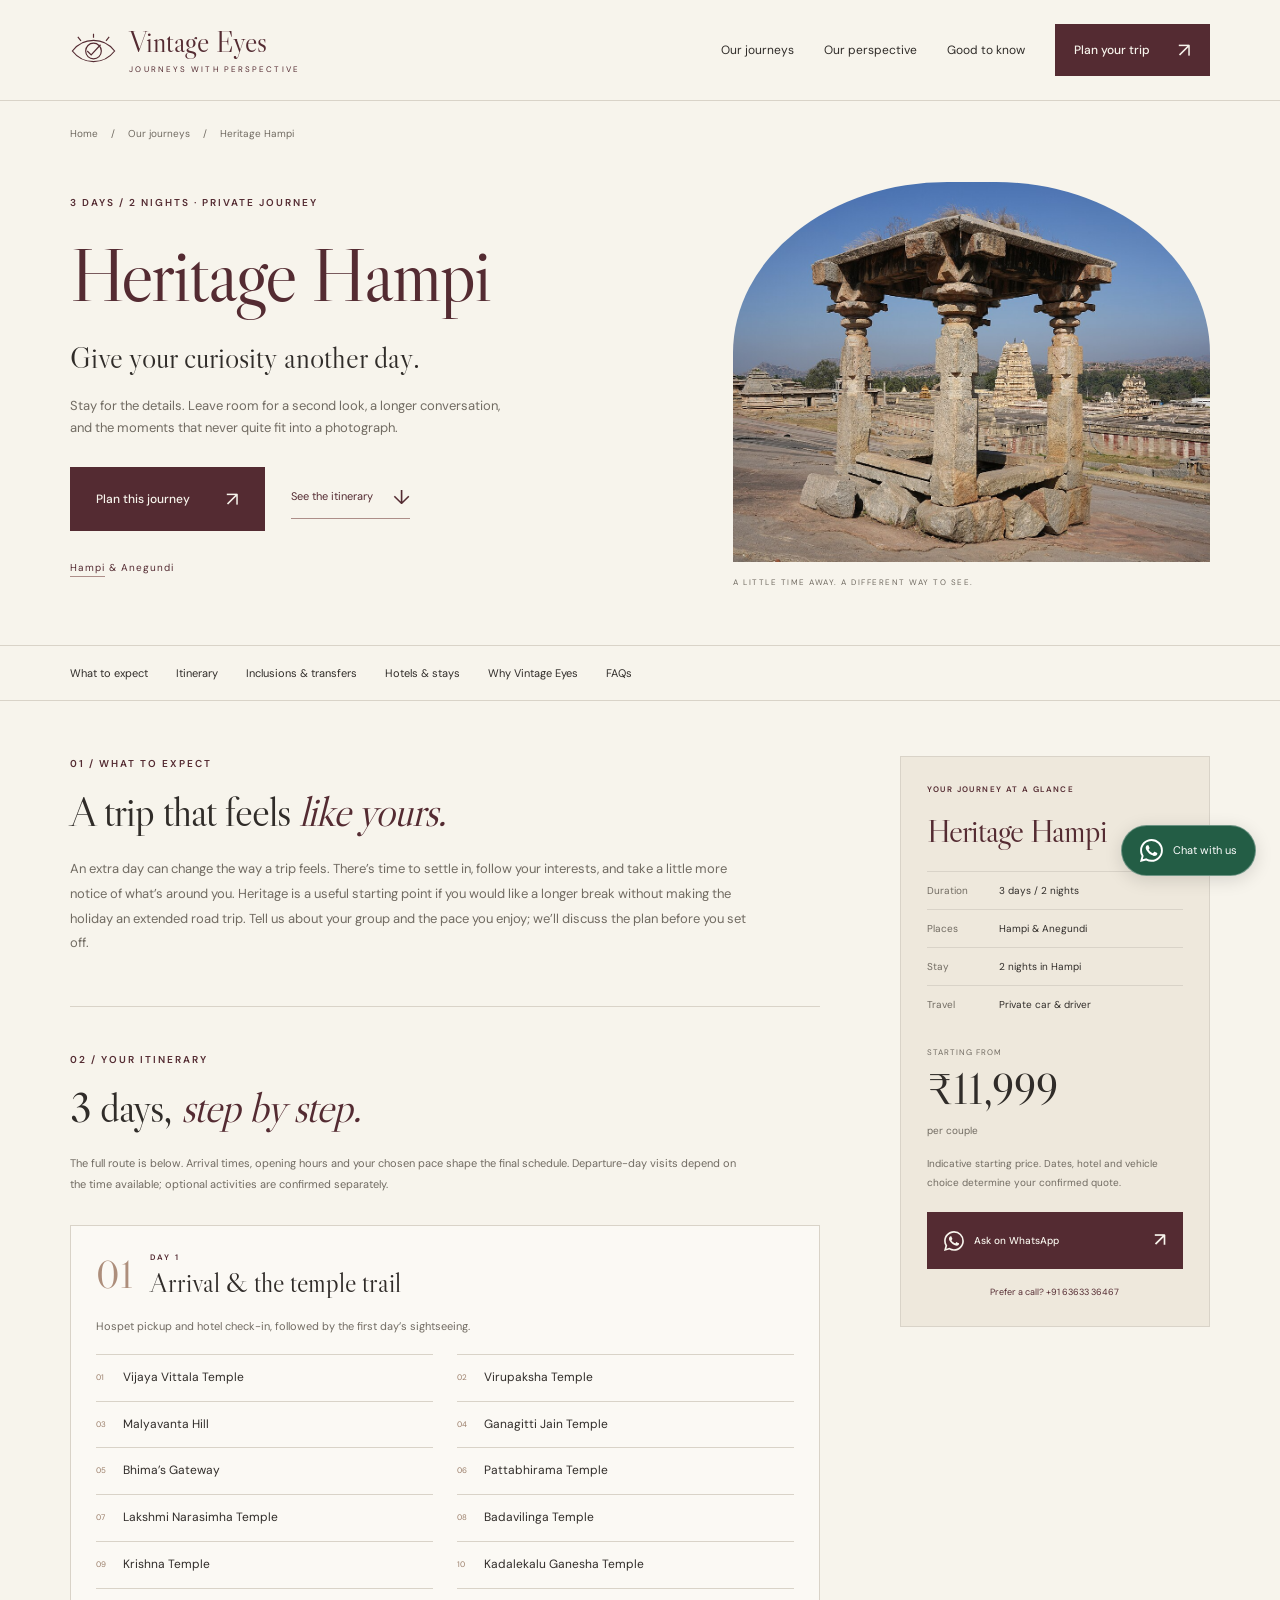
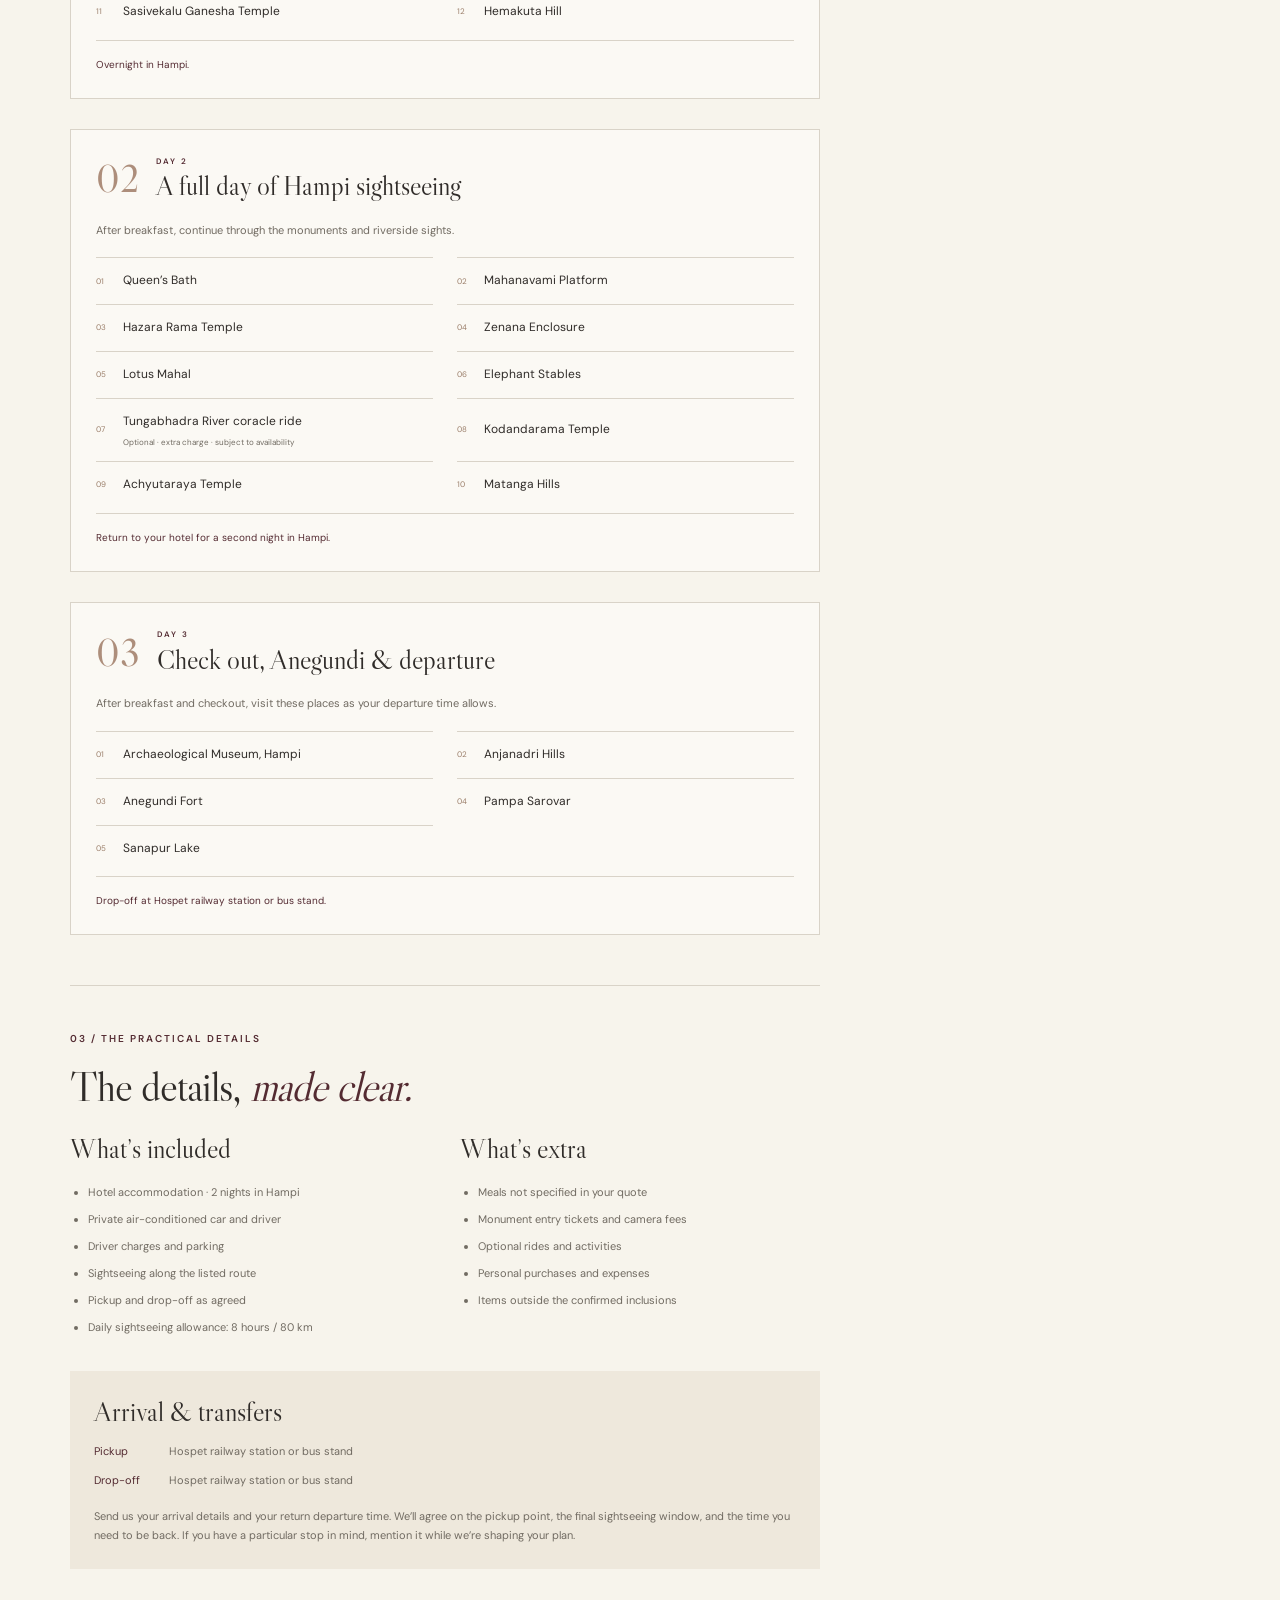
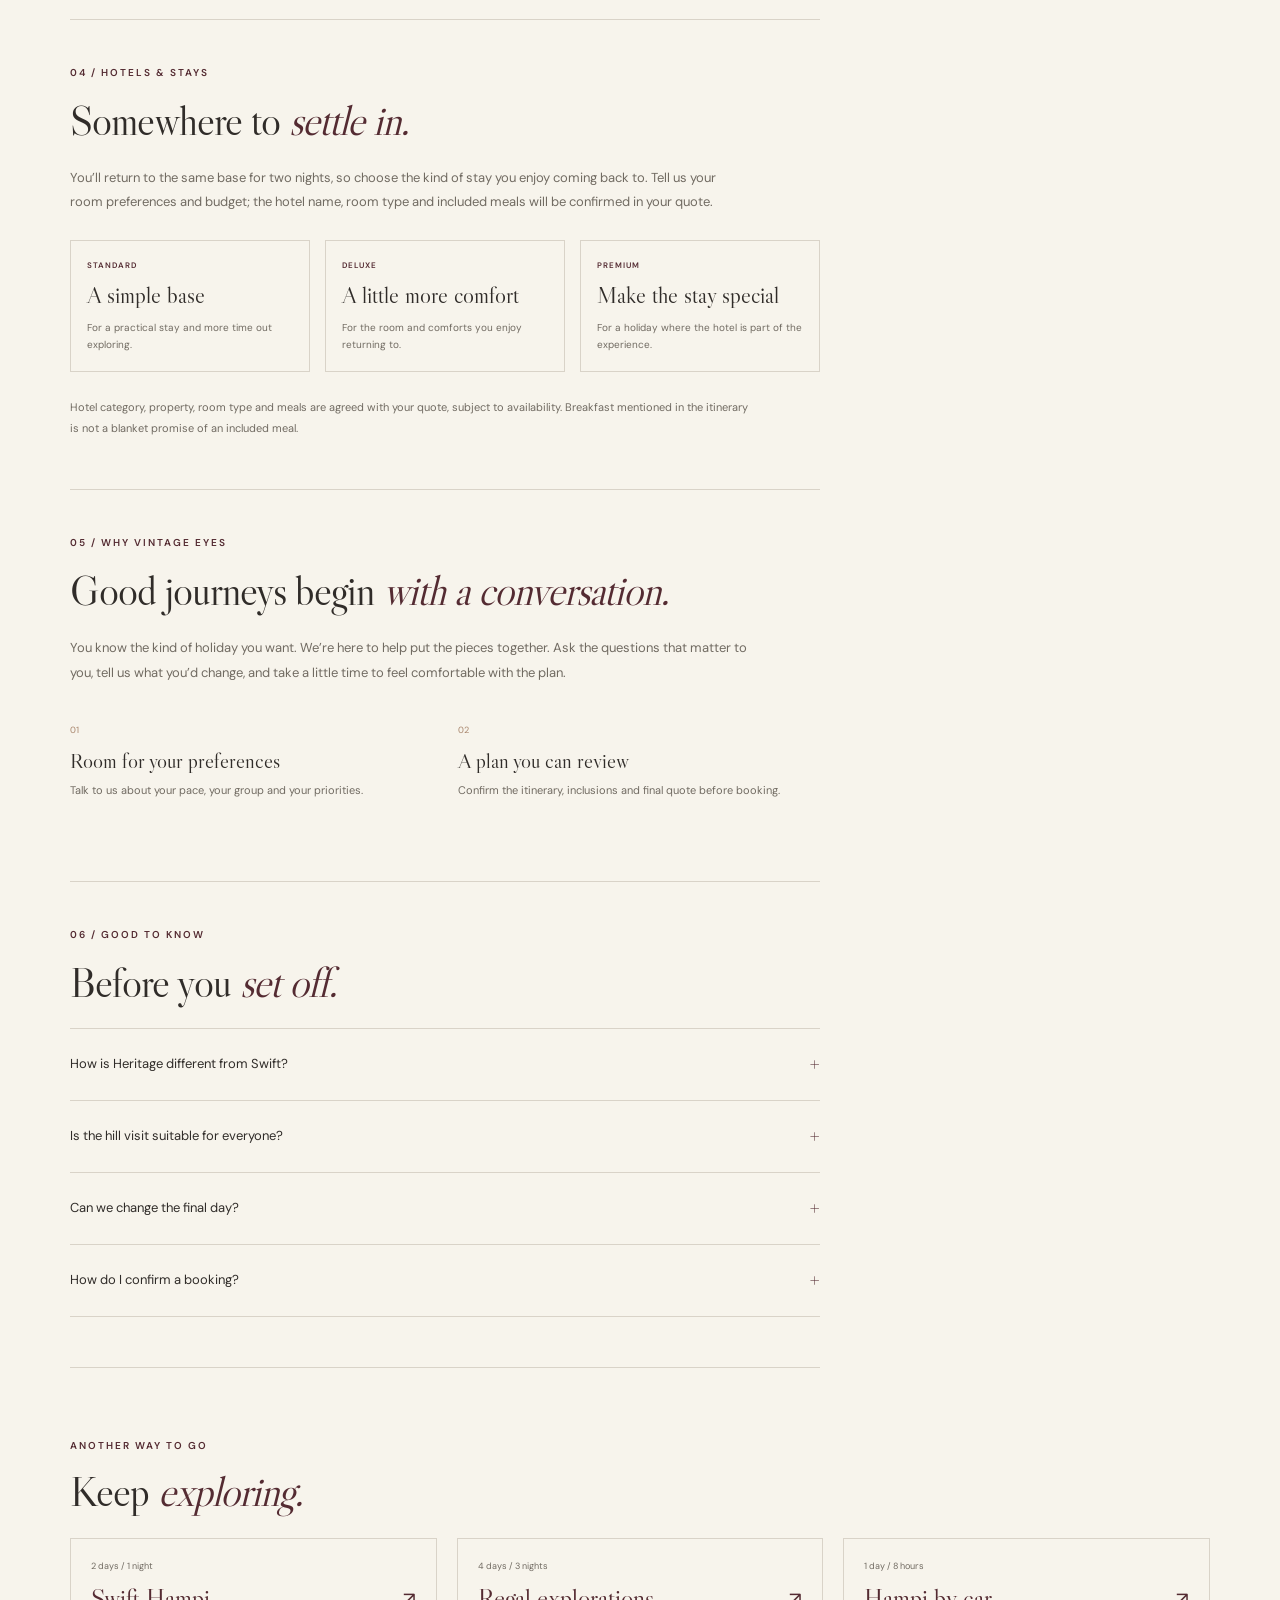
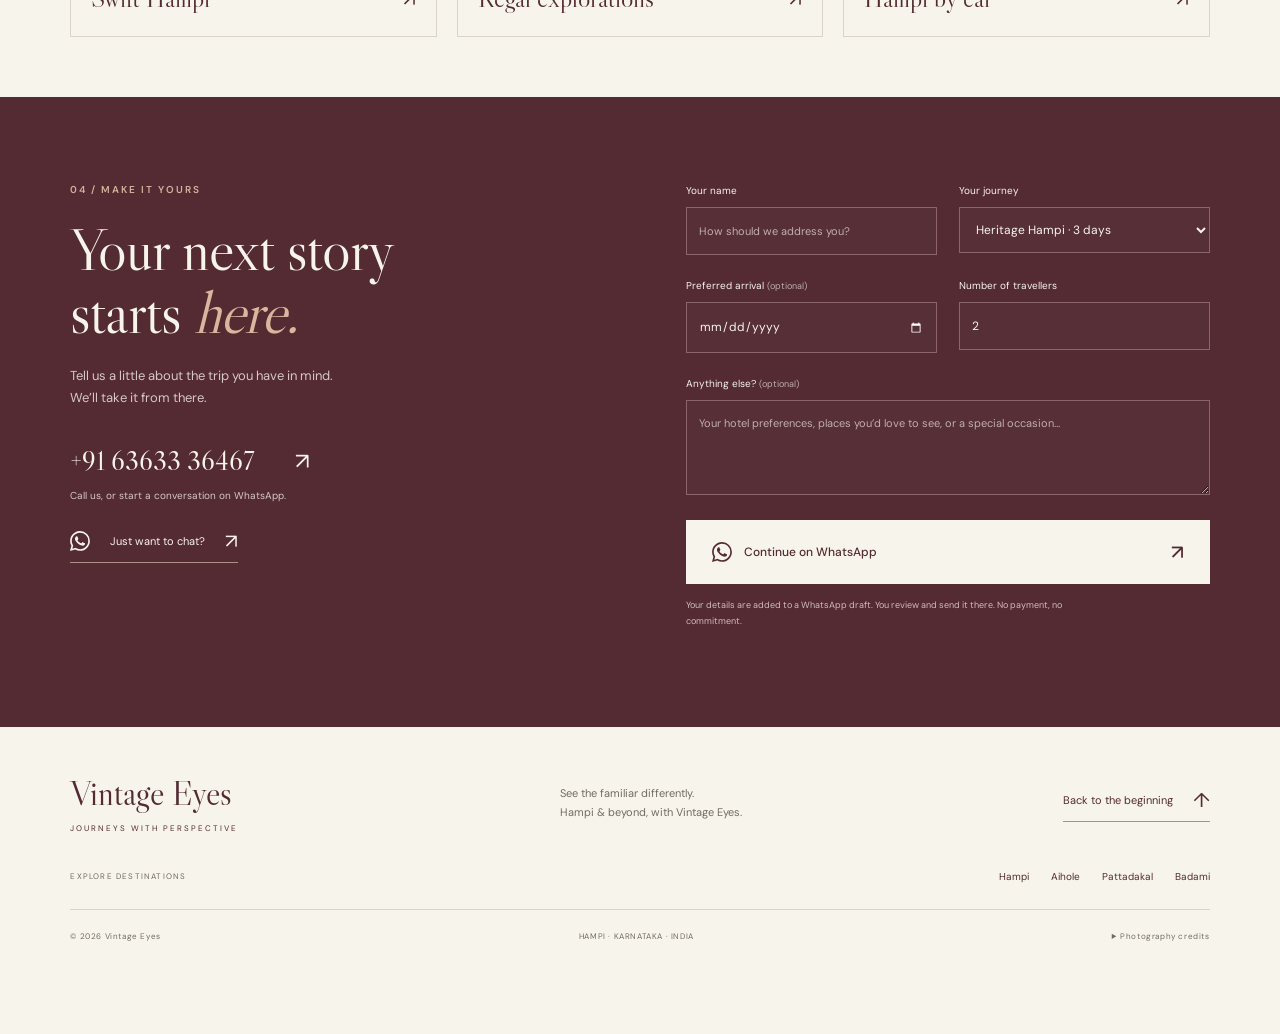
<file: tours/heritage-hampi-tour/index.html>
<!doctype html>
<html lang="en">
<head>
  <meta charset="UTF-8">
  <meta name="viewport" content="width=device-width, initial-scale=1">
  <meta name="theme-color" content="#542b32">
  <title>Heritage Hampi tour — 3 days &amp; 2 nights | Vintage Eyes</title>
  <meta name="description" content="Heritage Hampi tour — 3 days &amp; 2 nights. See the complete itinerary, inclusions, transfers and stay options. Enquire with Vintage Eyes on WhatsApp.">
  <link rel="canonical" href="https://vintageeyestours.in/tours/heritage-hampi-tour/">
  <meta property="og:title" content="Heritage Hampi tour — 3 days &amp; 2 nights | Vintage Eyes">
  <meta property="og:description" content="Heritage Hampi tour — 3 days &amp; 2 nights. See the complete itinerary, inclusions, transfers and stay options. Enquire with Vintage Eyes on WhatsApp.">
  <meta property="og:type" content="website">
  <meta property="og:url" content="https://vintageeyestours.in/tours/heritage-hampi-tour/">
  <meta property="og:image" content="https://vintageeyestours.in/assets/images/hampi.jpg">
  <link rel="icon" href="../../assets/favicon.svg" type="image/svg+xml">
  <link rel="stylesheet" href="../../assets/css/style.css">
  <script src="../../assets/js/site.js" defer></script>
  <script type="application/ld+json">{"@context": "https://schema.org", "@type": "BreadcrumbList", "itemListElement": [{"@type": "ListItem", "position": 1, "name": "Home", "item": "https://vintageeyestours.in/"}, {"@type": "ListItem", "position": 2, "name": "Heritage Hampi", "item": "https://vintageeyestours.in/tours/heritage-hampi-tour/"}]}</script>
</head>
<body class="tour-page">
<a class="skip-link" href="#main">Skip to content</a>
<header class="site-header">
    <a class="brand" href="../../" aria-label="Vintage Eyes home"><svg viewBox="0 0 60 44" aria-hidden="true"><path d="M3 23C17 5 43 5 57 23C43 41 17 41 3 23Z"/><circle cx="30" cy="23" r="10"/><path d="m22 23 5 5 12-13M30 1v5M10 5l4 5M50 5l-4 5"/></svg><span>Vintage Eyes<small>JOURNEYS WITH PERSPECTIVE</small></span></a>
    <button class="menu-toggle" aria-expanded="false" aria-controls="navigation" hidden>Menu <span aria-hidden="true">☰</span></button>
    <nav id="navigation" aria-label="Main navigation"><a href="../../#journeys">Our journeys</a><a href="../../#perspective">Our perspective</a><a href="../../#questions">Good to know</a><a class="button small" href="#plan">Plan your trip <span aria-hidden="true">↗</span></a></nav>
  </header>
<main id="main">
  <div class="breadcrumbs"><a href="../../">Home</a><span aria-hidden="true">/</span><a href="../../#journeys">Our journeys</a><span aria-hidden="true">/</span><span>Heritage Hampi</span></div>
  <section class="tour-hero section" aria-labelledby="tour-title"><div><p class="eyebrow">3 DAYS / 2 NIGHTS · PRIVATE JOURNEY</p><h1 id="tour-title">Heritage Hampi</h1><p class="tour-tagline">Give your curiosity another day.</p><p class="tour-intro">Stay for the details. Leave room for a second look, a longer conversation, and the moments that never quite fit into a photograph.</p><div class="tour-hero-actions"><a class="button" href="#plan">Plan this journey <span aria-hidden="true">↗</span></a><a class="text-link" href="#itinerary">See the itinerary <span aria-hidden="true">↓</span></a></div><p class="tour-location"><a href="../../destinations/hampi/">Hampi</a> & Anegundi</p></div><figure><img src="../../assets/images/hampi.jpg" alt="A stone pavilion on Hemakuta Hill overlooking Virupaksha Temple" width="1280" height="853" fetchpriority="high"><figcaption>A LITTLE TIME AWAY. A DIFFERENT WAY TO SEE.</figcaption></figure></section>
  <nav class="tour-section-nav" aria-label="On this tour page"><a href="#expect">What to expect</a><a href="#itinerary">Itinerary</a><a href="#included">Inclusions & transfers</a><a href="#stays">Hotels & stays</a><a href="#why-us">Why Vintage Eyes</a><a href="#questions">FAQs</a></nav>
  <div class="tour-layout section">
    <div class="tour-content">
      <section id="expect" class="tour-section"><p class="eyebrow">01 / WHAT TO EXPECT</p><h2>A trip that feels <em>like yours.</em></h2><p>An extra day can change the way a trip feels. There’s time to settle in, follow your interests, and take a little more notice of what’s around you. Heritage is a useful starting point if you would like a longer break without making the holiday an extended road trip. Tell us about your group and the pace you enjoy; we’ll discuss the plan before you set off.</p></section>
      <section id="itinerary" class="tour-section"><p class="eyebrow">02 / YOUR ITINERARY</p><h2>3 days, <em>step by step.</em></h2><p class="section-note">The full route is below. Arrival times, opening hours and your chosen pace shape the final schedule. Departure-day visits depend on the time available; optional activities are confirmed separately.</p><article class="day-itinerary" data-day="1">
          <div class="day-heading"><span class="day-number">01</span><div><p class="eyebrow">DAY 1</p><h3>Arrival &amp; the temple trail</h3></div></div>
          <p class="day-intro">Hospet pickup and hotel check-in, followed by the first day’s sightseeing.</p>
          <ol class="stop-list"><li><span class="stop-number">01</span><div><h4>Vijaya Vittala Temple</h4></div></li><li><span class="stop-number">02</span><div><h4>Virupaksha Temple</h4></div></li><li><span class="stop-number">03</span><div><h4>Malyavanta Hill</h4></div></li><li><span class="stop-number">04</span><div><h4>Ganagitti Jain Temple</h4></div></li><li><span class="stop-number">05</span><div><h4>Bhima’s Gateway</h4></div></li><li><span class="stop-number">06</span><div><h4>Pattabhirama Temple</h4></div></li><li><span class="stop-number">07</span><div><h4>Lakshmi Narasimha Temple</h4></div></li><li><span class="stop-number">08</span><div><h4>Badavilinga Temple</h4></div></li><li><span class="stop-number">09</span><div><h4>Krishna Temple</h4></div></li><li><span class="stop-number">10</span><div><h4>Kadalekalu Ganesha Temple</h4></div></li><li><span class="stop-number">11</span><div><h4>Sasivekalu Ganesha Temple</h4></div></li><li><span class="stop-number">12</span><div><h4>Hemakuta Hill</h4></div></li></ol>
          <p class="day-end">Overnight in Hampi.</p>
        </article><article class="day-itinerary" data-day="2">
          <div class="day-heading"><span class="day-number">02</span><div><p class="eyebrow">DAY 2</p><h3>A full day of Hampi sightseeing</h3></div></div>
          <p class="day-intro">After breakfast, continue through the monuments and riverside sights.</p>
          <ol class="stop-list"><li><span class="stop-number">01</span><div><h4>Queen’s Bath</h4></div></li><li><span class="stop-number">02</span><div><h4>Mahanavami Platform</h4></div></li><li><span class="stop-number">03</span><div><h4>Hazara Rama Temple</h4></div></li><li><span class="stop-number">04</span><div><h4>Zenana Enclosure</h4></div></li><li><span class="stop-number">05</span><div><h4>Lotus Mahal</h4></div></li><li><span class="stop-number">06</span><div><h4>Elephant Stables</h4></div></li><li><span class="stop-number">07</span><div><h4>Tungabhadra River coracle ride</h4><span class="optional-stop">Optional · extra charge · subject to availability</span></div></li><li><span class="stop-number">08</span><div><h4>Kodandarama Temple</h4></div></li><li><span class="stop-number">09</span><div><h4>Achyutaraya Temple</h4></div></li><li><span class="stop-number">10</span><div><h4>Matanga Hills</h4></div></li></ol>
          <p class="day-end">Return to your hotel for a second night in Hampi.</p>
        </article><article class="day-itinerary" data-day="3">
          <div class="day-heading"><span class="day-number">03</span><div><p class="eyebrow">DAY 3</p><h3>Check out, Anegundi &amp; departure</h3></div></div>
          <p class="day-intro">After breakfast and checkout, visit these places as your departure time allows.</p>
          <ol class="stop-list"><li><span class="stop-number">01</span><div><h4>Archaeological Museum, Hampi</h4></div></li><li><span class="stop-number">02</span><div><h4>Anjanadri Hills</h4></div></li><li><span class="stop-number">03</span><div><h4>Anegundi Fort</h4></div></li><li><span class="stop-number">04</span><div><h4>Pampa Sarovar</h4></div></li><li><span class="stop-number">05</span><div><h4>Sanapur Lake</h4></div></li></ol>
          <p class="day-end">Drop-off at Hospet railway station or bus stand.</p>
        </article></section>
      <section id="included" class="tour-section"><p class="eyebrow">03 / THE PRACTICAL DETAILS</p><h2>The details, <em>made clear.</em></h2><div class="included-grid"><div><h3>What’s included</h3><ul><li>Hotel accommodation · 2 nights in Hampi</li>
<li>Private air-conditioned car and driver</li>
<li>Driver charges and parking</li>
<li>Sightseeing along the listed route</li>
<li>Pickup and drop-off as agreed</li>
<li>Daily sightseeing allowance: 8 hours / 80 km</li></ul></div><div><h3>What’s extra</h3><ul><li>Meals not specified in your quote</li>
<li>Monument entry tickets and camera fees</li>
<li>Optional rides and activities</li>
<li>Personal purchases and expenses</li>
<li>Items outside the confirmed inclusions</li></ul></div></div><div class="transfer-details"><h3>Arrival & transfers</h3><dl><div><dt>Pickup</dt><dd>Hospet railway station or bus stand</dd></div><div><dt>Drop-off</dt><dd>Hospet railway station or bus stand</dd></div></dl><p>Send us your arrival details and your return departure time. We’ll agree on the pickup point, the final sightseeing window, and the time you need to be back. If you have a particular stop in mind, mention it while we’re shaping your plan.</p></div></section>
      <section id="stays" class="tour-section"><p class="eyebrow">04 / HOTELS & STAYS</p><h2>Somewhere to <em>settle in.</em></h2><p>You’ll return to the same base for two nights, so choose the kind of stay you enjoy coming back to. Tell us your room preferences and budget; the hotel name, room type and included meals will be confirmed in your quote.</p><div class="stay-options"><article><p class="eyebrow">STANDARD</p><h3>A simple base</h3><p>For a practical stay and more time out exploring.</p></article><article><p class="eyebrow">DELUXE</p><h3>A little more comfort</h3><p>For the room and comforts you enjoy returning to.</p></article><article><p class="eyebrow">PREMIUM</p><h3>Make the stay special</h3><p>For a holiday where the hotel is part of the experience.</p></article></div><p class="section-note">Hotel category, property, room type and meals are agreed with your quote, subject to availability. Breakfast mentioned in the itinerary is not a blanket promise of an included meal.</p></section>
      <section id="why-us" class="tour-section"><p class="eyebrow">05 / WHY VINTAGE EYES</p><h2>Good journeys begin <em>with a conversation.</em></h2><p>You know the kind of holiday you want. We’re here to help put the pieces together. Ask the questions that matter to you, tell us what you’d change, and take a little time to feel comfortable with the plan.</p><div class="principles"><div><span>01</span><h3>Room for your preferences</h3><p>Talk to us about your pace, your group and your priorities.</p></div><div><span>02</span><h3>A plan you can review</h3><p>Confirm the itinerary, inclusions and final quote before booking.</p></div></div></section>
      <section id="questions" class="tour-section"><p class="eyebrow">06 / GOOD TO KNOW</p><h2>Before you <em>set off.</em></h2><div class="faq-list"><details><summary>How is Heritage different from Swift?</summary><p>Choose Heritage if you would like another day to explore. If you’re deciding between them, share your arrival and departure timings and we’ll help you compare the plans.</p></details><details><summary>Is the hill visit suitable for everyone?</summary><p>Tell us about any mobility needs or if you would prefer to avoid climbs. We’ll discuss the walking involved and agree on alternatives where needed.</p></details><details><summary>Can we change the final day?</summary><p>Tell us your interests and your departure time. We’ll discuss a revised plan and confirm any change to the quote before booking.</p></details><details><summary>How do I confirm a booking?</summary><p>Send an enquiry first. We’ll discuss availability, your itinerary and the final price, then share the payment and cancellation terms for you to review. An enquiry is not a confirmed reservation.</p></details></div></section>
    </div>
    <aside class="tour-sidebar" aria-label="Tour summary"><p class="eyebrow">YOUR JOURNEY AT A GLANCE</p><h2>Heritage Hampi</h2><dl><div><dt>Duration</dt><dd>3 days / 2 nights</dd></div><div><dt>Places</dt><dd>Hampi &amp; Anegundi</dd></div><div><dt>Stay</dt><dd>2 nights in Hampi</dd></div><div><dt>Travel</dt><dd>Private car & driver</dd></div></dl><div class="sidebar-price"><span>STARTING FROM</span><strong>₹11,999</strong><small>per couple</small></div><p class="section-note">Indicative starting price. Dates, hotel and vehicle choice determine your confirmed quote.</p><a class="button whatsapp-button" href="https://wa.me/916363336467?text=Hello%20Vintage%20Eyes%21%20I%E2%80%99m%20interested%20in%20Heritage%20Hampi.%20Please%20share%20availability%20and%20a%20quote." target="_blank" rel="noopener noreferrer"><svg xmlns="http://www.w3.org/2000/svg" width="16" height="16" fill="currentColor" class="whatsapp-icon" aria-hidden="true" focusable="false" viewBox="0 0 16 16">
  <path d="M13.601 2.326A7.85 7.85 0 0 0 7.994 0C3.627 0 .068 3.558.064 7.926c0 1.399.366 2.76 1.057 3.965L0 16l4.204-1.102a7.9 7.9 0 0 0 3.79.965h.004c4.368 0 7.926-3.558 7.93-7.93A7.9 7.9 0 0 0 13.6 2.326zM7.994 14.521a6.6 6.6 0 0 1-3.356-.92l-.24-.144-2.494.654.666-2.433-.156-.251a6.56 6.56 0 0 1-1.007-3.505c0-3.626 2.957-6.584 6.591-6.584a6.56 6.56 0 0 1 4.66 1.931 6.56 6.56 0 0 1 1.928 4.66c-.004 3.639-2.961 6.592-6.592 6.592m3.615-4.934c-.197-.099-1.17-.578-1.353-.646-.182-.065-.315-.099-.445.099-.133.197-.513.646-.627.775-.114.133-.232.148-.43.05-.197-.1-.836-.308-1.592-.985-.59-.525-.985-1.175-1.103-1.372-.114-.198-.011-.304.088-.403.087-.088.197-.232.296-.346.1-.114.133-.198.198-.33.065-.134.034-.248-.015-.347-.05-.099-.445-1.076-.612-1.47-.16-.389-.323-.335-.445-.34-.114-.007-.247-.007-.38-.007a.73.73 0 0 0-.529.247c-.182.198-.691.677-.691 1.654s.71 1.916.81 2.049c.098.133 1.394 2.132 3.383 2.992.47.205.84.326 1.129.418.475.152.904.129 1.246.08.38-.058 1.171-.48 1.338-.943.164-.464.164-.86.114-.943-.049-.084-.182-.133-.38-.232"/>
</svg><span>Ask on WhatsApp</span><span aria-hidden="true">↗</span></a><a class="sidebar-call" href="tel:+916363336467">Prefer a call? +91 63633 36467</a></aside>
  </div>
  <section class="other-journeys section" aria-labelledby="other-title"><p class="eyebrow">ANOTHER WAY TO GO</p><h2 id="other-title">Keep <em>exploring.</em></h2><div><a class="other-tour" href="../swift-hampi-tour/"><span>2 days / 1 night</span><strong>Swift Hampi</strong><span aria-hidden="true">↗</span></a><a class="other-tour" href="../regal-hampi-aihole-pattadakal-badami-tour/"><span>4 days / 3 nights</span><strong>Regal explorations</strong><span aria-hidden="true">↗</span></a><a class="other-tour" href="../hampi-sightseeing-by-car/"><span>1 day / 8 hours</span><strong>Hampi by car</strong><span aria-hidden="true">↗</span></a></div></section>
  <section id="plan" class="plan section" aria-labelledby="plan-title"><div class="plan-copy"><p class="eyebrow">04 / MAKE IT YOURS</p><h2 id="plan-title">Your next story<br>starts <em>here.</em></h2><p>Tell us a little about the trip you have in mind.<br>We’ll take it from there.</p><a class="contact-number" href="tel:+916363336467">+91 63633 36467 <span aria-hidden="true">↗</span></a><p class="contact-caption">Call us, or start a conversation on WhatsApp.</p><a class="text-link" href="https://wa.me/916363336467" target="_blank" rel="noopener noreferrer"><svg xmlns="http://www.w3.org/2000/svg" width="16" height="16" fill="currentColor" class="whatsapp-icon" aria-hidden="true" focusable="false" viewBox="0 0 16 16">
  <path d="M13.601 2.326A7.85 7.85 0 0 0 7.994 0C3.627 0 .068 3.558.064 7.926c0 1.399.366 2.76 1.057 3.965L0 16l4.204-1.102a7.9 7.9 0 0 0 3.79.965h.004c4.368 0 7.926-3.558 7.93-7.93A7.9 7.9 0 0 0 13.6 2.326zM7.994 14.521a6.6 6.6 0 0 1-3.356-.92l-.24-.144-2.494.654.666-2.433-.156-.251a6.56 6.56 0 0 1-1.007-3.505c0-3.626 2.957-6.584 6.591-6.584a6.56 6.56 0 0 1 4.66 1.931 6.56 6.56 0 0 1 1.928 4.66c-.004 3.639-2.961 6.592-6.592 6.592m3.615-4.934c-.197-.099-1.17-.578-1.353-.646-.182-.065-.315-.099-.445.099-.133.197-.513.646-.627.775-.114.133-.232.148-.43.05-.197-.1-.836-.308-1.592-.985-.59-.525-.985-1.175-1.103-1.372-.114-.198-.011-.304.088-.403.087-.088.197-.232.296-.346.1-.114.133-.198.198-.33.065-.134.034-.248-.015-.347-.05-.099-.445-1.076-.612-1.47-.16-.389-.323-.335-.445-.34-.114-.007-.247-.007-.38-.007a.73.73 0 0 0-.529.247c-.182.198-.691.677-.691 1.654s.71 1.916.81 2.049c.098.133 1.394 2.132 3.383 2.992.47.205.84.326 1.129.418.475.152.904.129 1.246.08.38-.058 1.171-.48 1.338-.943.164-.464.164-.86.114-.943-.049-.084-.182-.133-.38-.232"/>
</svg>Just want to chat? <span aria-hidden="true">↗</span></a></div><form id="enquiry-form" hidden action="https://wa.me/916363336467" method="get" target="_blank" rel="noopener noreferrer"><div class="form-trap" aria-hidden="true"><label>Leave this field empty<input type="text" name="website" tabindex="-1" autocomplete="off"></label></div><div class="form-grid"><label>Your name<input name="traveller" autocomplete="name" placeholder="How should we address you?" maxlength="80" required></label><label>Your journey<select id="journey-select" name="journey"><option value="Not sure yet">Help me choose</option><option value="Swift Hampi — 2 days">Swift Hampi · 2 days</option><option value="Heritage Hampi — 3 days" selected>Heritage Hampi · 3 days</option><option value="Regal heritage circuit — 4 days">Regal explorations · 4 days</option><option value="Hampi sightseeing by car — 1 day">Hampi by car · 1 day</option></select></label><label>Preferred arrival <span>(optional)</span><input type="date" name="arrival" id="arrival"></label><label>Number of travellers<input type="number" name="guests" min="1" max="50" step="1" value="2" required></label><label class="full-width">Anything else? <span>(optional)</span><textarea name="notes" rows="3" maxlength="1500" placeholder="Your hotel preferences, places you’d love to see, or a special occasion…"></textarea></label></div><button class="button whatsapp-button" type="submit"><svg xmlns="http://www.w3.org/2000/svg" width="16" height="16" fill="currentColor" class="whatsapp-icon" aria-hidden="true" focusable="false" viewBox="0 0 16 16">
  <path d="M13.601 2.326A7.85 7.85 0 0 0 7.994 0C3.627 0 .068 3.558.064 7.926c0 1.399.366 2.76 1.057 3.965L0 16l4.204-1.102a7.9 7.9 0 0 0 3.79.965h.004c4.368 0 7.926-3.558 7.93-7.93A7.9 7.9 0 0 0 13.6 2.326zM7.994 14.521a6.6 6.6 0 0 1-3.356-.92l-.24-.144-2.494.654.666-2.433-.156-.251a6.56 6.56 0 0 1-1.007-3.505c0-3.626 2.957-6.584 6.591-6.584a6.56 6.56 0 0 1 4.66 1.931 6.56 6.56 0 0 1 1.928 4.66c-.004 3.639-2.961 6.592-6.592 6.592m3.615-4.934c-.197-.099-1.17-.578-1.353-.646-.182-.065-.315-.099-.445.099-.133.197-.513.646-.627.775-.114.133-.232.148-.43.05-.197-.1-.836-.308-1.592-.985-.59-.525-.985-1.175-1.103-1.372-.114-.198-.011-.304.088-.403.087-.088.197-.232.296-.346.1-.114.133-.198.198-.33.065-.134.034-.248-.015-.347-.05-.099-.445-1.076-.612-1.47-.16-.389-.323-.335-.445-.34-.114-.007-.247-.007-.38-.007a.73.73 0 0 0-.529.247c-.182.198-.691.677-.691 1.654s.71 1.916.81 2.049c.098.133 1.394 2.132 3.383 2.992.47.205.84.326 1.129.418.475.152.904.129 1.246.08.38-.058 1.171-.48 1.338-.943.164-.464.164-.86.114-.943-.049-.084-.182-.133-.38-.232"/>
</svg><span class="whatsapp-label">Continue on WhatsApp</span> <span aria-hidden="true">↗</span></button><p class="form-note">Your details are added to a WhatsApp draft. You review and send it there. No payment, no commitment.</p><p id="form-status" class="form-note" role="status"></p></form><noscript><div class="no-script-enquiry"><p>You can enquire directly on WhatsApp or call us. JavaScript is needed to prepare a personalised draft from the form.</p><a class="button whatsapp-button" href="https://wa.me/916363336467" target="_blank" rel="noopener noreferrer"><svg xmlns="http://www.w3.org/2000/svg" width="16" height="16" fill="currentColor" class="whatsapp-icon" aria-hidden="true" focusable="false" viewBox="0 0 16 16">
  <path d="M13.601 2.326A7.85 7.85 0 0 0 7.994 0C3.627 0 .068 3.558.064 7.926c0 1.399.366 2.76 1.057 3.965L0 16l4.204-1.102a7.9 7.9 0 0 0 3.79.965h.004c4.368 0 7.926-3.558 7.93-7.93A7.9 7.9 0 0 0 13.6 2.326zM7.994 14.521a6.6 6.6 0 0 1-3.356-.92l-.24-.144-2.494.654.666-2.433-.156-.251a6.56 6.56 0 0 1-1.007-3.505c0-3.626 2.957-6.584 6.591-6.584a6.56 6.56 0 0 1 4.66 1.931 6.56 6.56 0 0 1 1.928 4.66c-.004 3.639-2.961 6.592-6.592 6.592m3.615-4.934c-.197-.099-1.17-.578-1.353-.646-.182-.065-.315-.099-.445.099-.133.197-.513.646-.627.775-.114.133-.232.148-.43.05-.197-.1-.836-.308-1.592-.985-.59-.525-.985-1.175-1.103-1.372-.114-.198-.011-.304.088-.403.087-.088.197-.232.296-.346.1-.114.133-.198.198-.33.065-.134.034-.248-.015-.347-.05-.099-.445-1.076-.612-1.47-.16-.389-.323-.335-.445-.34-.114-.007-.247-.007-.38-.007a.73.73 0 0 0-.529.247c-.182.198-.691.677-.691 1.654s.71 1.916.81 2.049c.098.133 1.394 2.132 3.383 2.992.47.205.84.326 1.129.418.475.152.904.129 1.246.08.38-.058 1.171-.48 1.338-.943.164-.464.164-.86.114-.943-.049-.084-.182-.133-.38-.232"/>
</svg><span>Open WhatsApp</span></a></div></noscript></section>
</main>
<footer class="site-footer"><div class="footer-top"><a class="footer-brand" href="../../">Vintage Eyes<span>JOURNEYS WITH PERSPECTIVE</span></a><p>See the familiar differently.<br>Hampi & beyond, with Vintage Eyes.</p><a href="#main" class="text-link">Back to the beginning <span aria-hidden="true">↑</span></a></div><nav class="footer-destinations" aria-label="Explore destinations"><span>EXPLORE DESTINATIONS</span><a href="../../destinations/hampi/">Hampi</a><a href="../../destinations/aihole/">Aihole</a><a href="../../destinations/pattadakal/">Pattadakal</a><a href="../../destinations/badami/">Badami</a></nav><div class="footer-bottom"><span>© <span id="year">2026</span> Vintage Eyes</span><span>HAMPI · KARNATAKA · INDIA</span><details class="credits"><summary>Photography credits</summary><p>Hemakuta Hill: <a href="https://commons.wikimedia.org/wiki/File:Hampi_-_Hemakuta_Hill,_Virupaksha_Temple.jpg" target="_blank" rel="noopener noreferrer">Ingo Mehling</a>. Stone Chariot: <a href="https://commons.wikimedia.org/wiki/File:Stone_Chariot,_Hampi_2.jpg" target="_blank" rel="noopener noreferrer">Ajayreddykalavalli</a>. Agastya Lake: <a href="https://commons.wikimedia.org/wiki/File:Agastya_Lake_with_Badami_Temples.jpg" target="_blank" rel="noopener noreferrer">Mbigul</a>. These three images are via Wikimedia Commons, <a href="https://creativecommons.org/licenses/by-sa/4.0/" target="_blank" rel="noopener noreferrer">CC BY-SA 4.0</a>. Durga Temple: <a href="https://commons.wikimedia.org/wiki/File:Durga_Temple_in_Aihole.jpg" target="_blank" rel="noopener noreferrer">IM3847</a>, <a href="https://creativecommons.org/licenses/by-sa/4.0/" target="_blank" rel="noopener noreferrer">CC BY-SA 4.0</a>. Pattadakal: <a href="https://commons.wikimedia.org/wiki/File:Virupaksha_Temple,_Pattadakal,_Karnataka.jpg" target="_blank" rel="noopener noreferrer">Mukul Banerjee</a>, <a href="https://creativecommons.org/licenses/by-sa/3.0/" target="_blank" rel="noopener noreferrer">CC BY-SA 3.0</a>. Images resized and cropped for display; image adaptations retain the same license.</p></details></div></footer>
<a class="floating-whatsapp" href="https://wa.me/916363336467" target="_blank" rel="noopener noreferrer" aria-label="Chat with Vintage Eyes on WhatsApp"><svg xmlns="http://www.w3.org/2000/svg" width="16" height="16" fill="currentColor" class="whatsapp-icon" aria-hidden="true" focusable="false" viewBox="0 0 16 16">
  <path d="M13.601 2.326A7.85 7.85 0 0 0 7.994 0C3.627 0 .068 3.558.064 7.926c0 1.399.366 2.76 1.057 3.965L0 16l4.204-1.102a7.9 7.9 0 0 0 3.79.965h.004c4.368 0 7.926-3.558 7.93-7.93A7.9 7.9 0 0 0 13.6 2.326zM7.994 14.521a6.6 6.6 0 0 1-3.356-.92l-.24-.144-2.494.654.666-2.433-.156-.251a6.56 6.56 0 0 1-1.007-3.505c0-3.626 2.957-6.584 6.591-6.584a6.56 6.56 0 0 1 4.66 1.931 6.56 6.56 0 0 1 1.928 4.66c-.004 3.639-2.961 6.592-6.592 6.592m3.615-4.934c-.197-.099-1.17-.578-1.353-.646-.182-.065-.315-.099-.445.099-.133.197-.513.646-.627.775-.114.133-.232.148-.43.05-.197-.1-.836-.308-1.592-.985-.59-.525-.985-1.175-1.103-1.372-.114-.198-.011-.304.088-.403.087-.088.197-.232.296-.346.1-.114.133-.198.198-.33.065-.134.034-.248-.015-.347-.05-.099-.445-1.076-.612-1.47-.16-.389-.323-.335-.445-.34-.114-.007-.247-.007-.38-.007a.73.73 0 0 0-.529.247c-.182.198-.691.677-.691 1.654s.71 1.916.81 2.049c.098.133 1.394 2.132 3.383 2.992.47.205.84.326 1.129.418.475.152.904.129 1.246.08.38-.058 1.171-.48 1.338-.943.164-.464.164-.86.114-.943-.049-.084-.182-.133-.38-.232"/>
</svg><span>Chat with us</span></a>
</body>
</html>
</file>
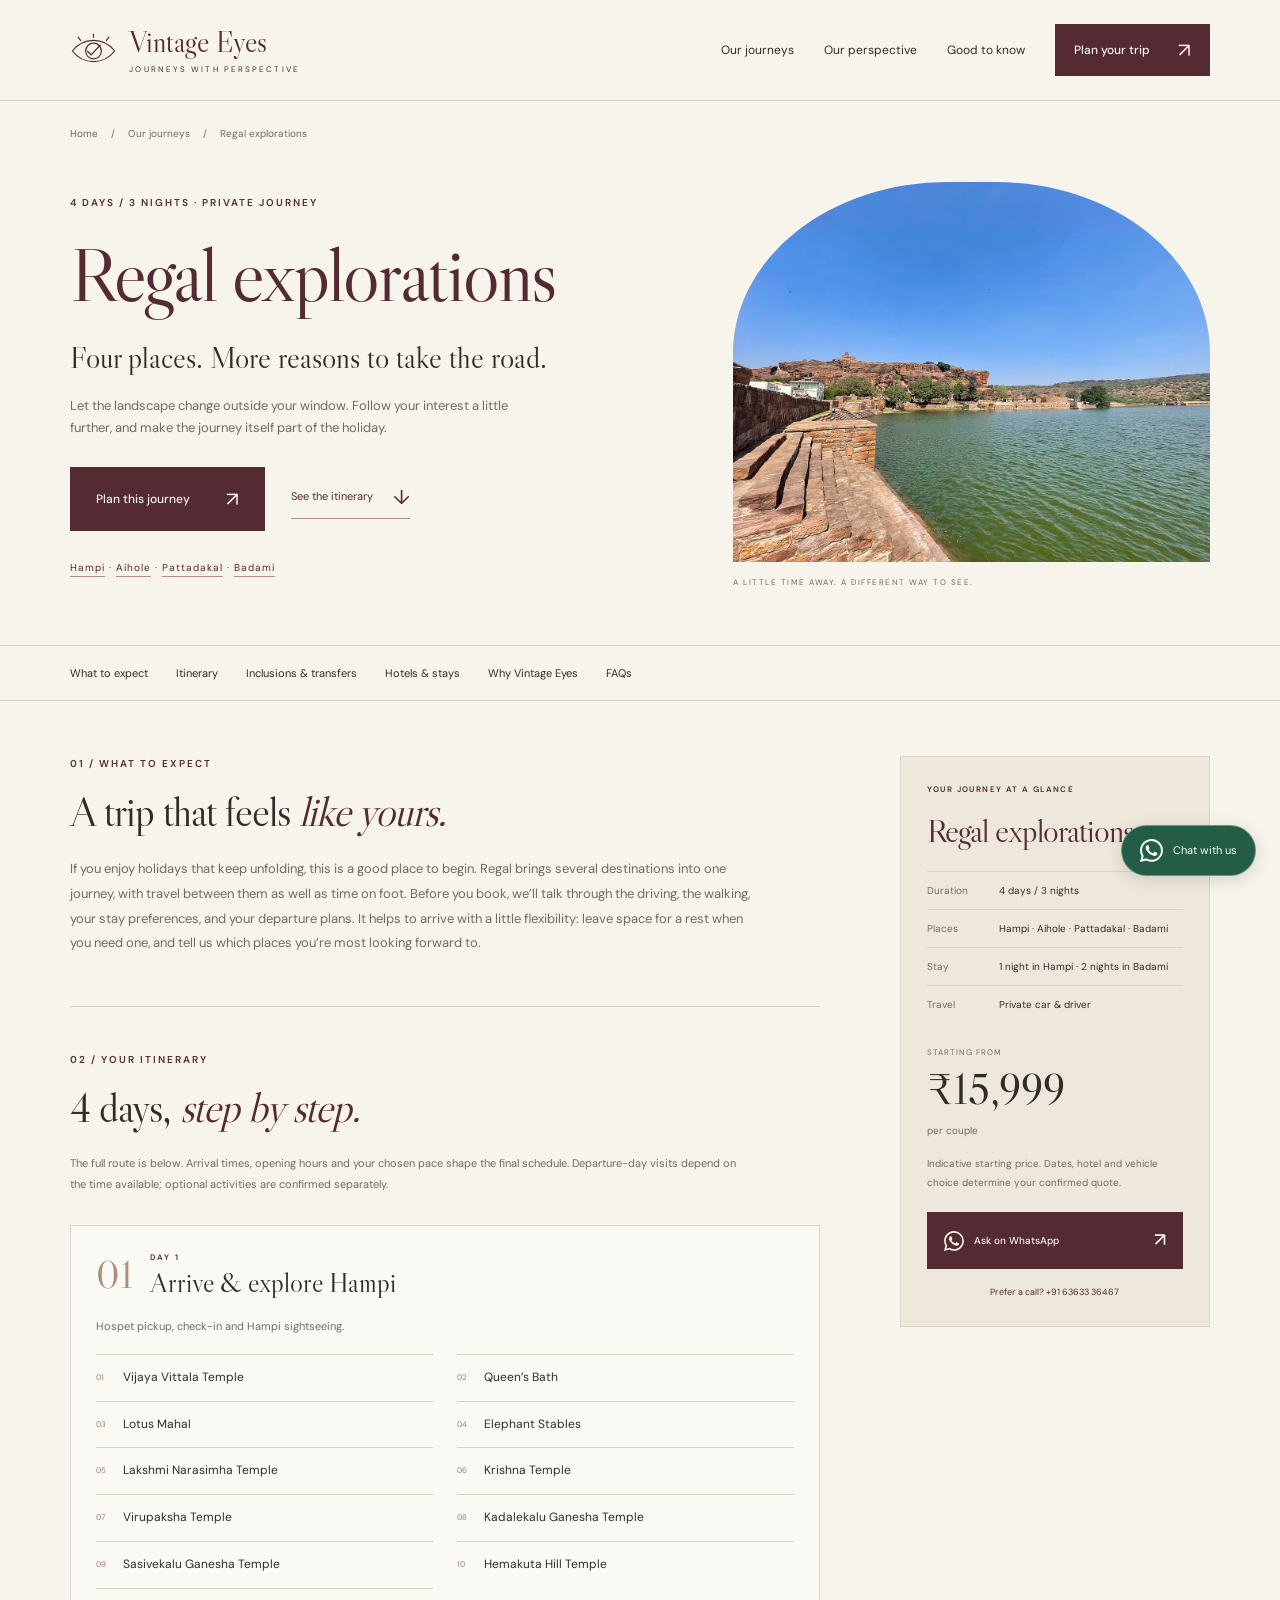
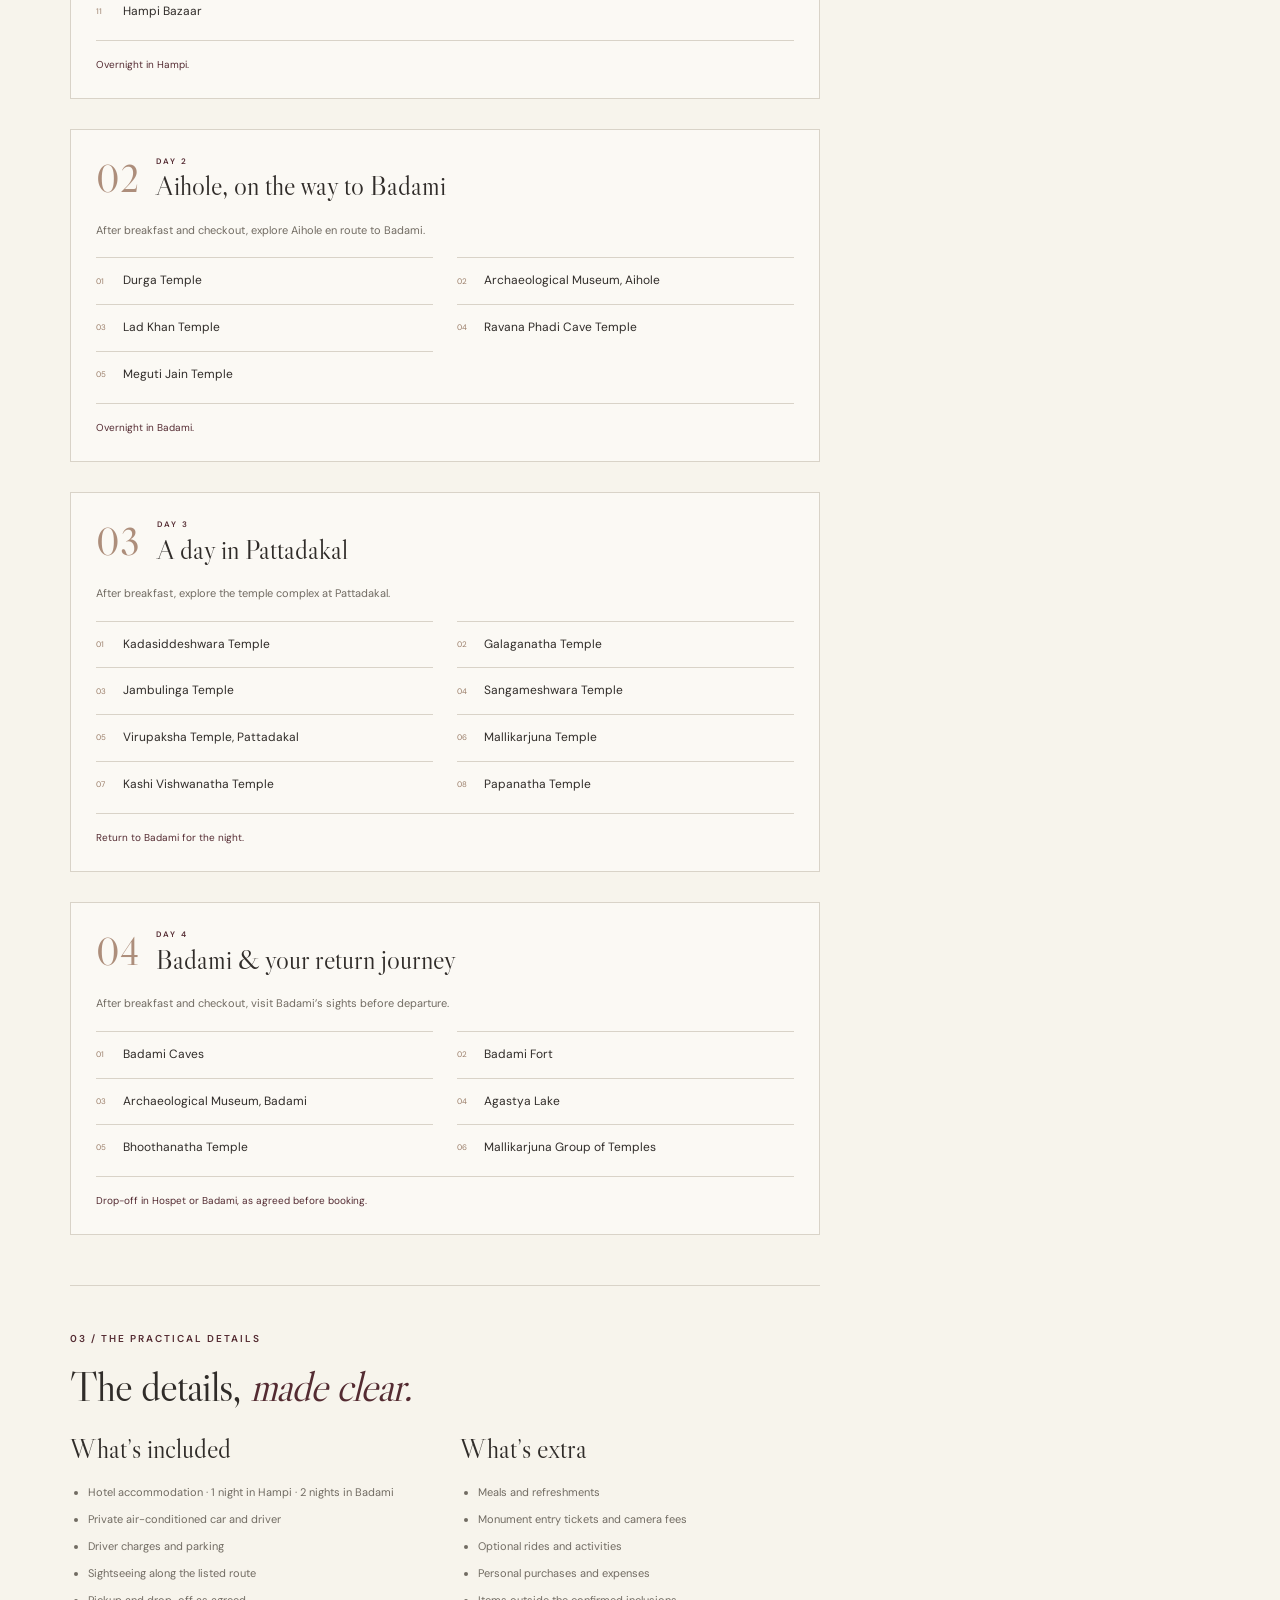
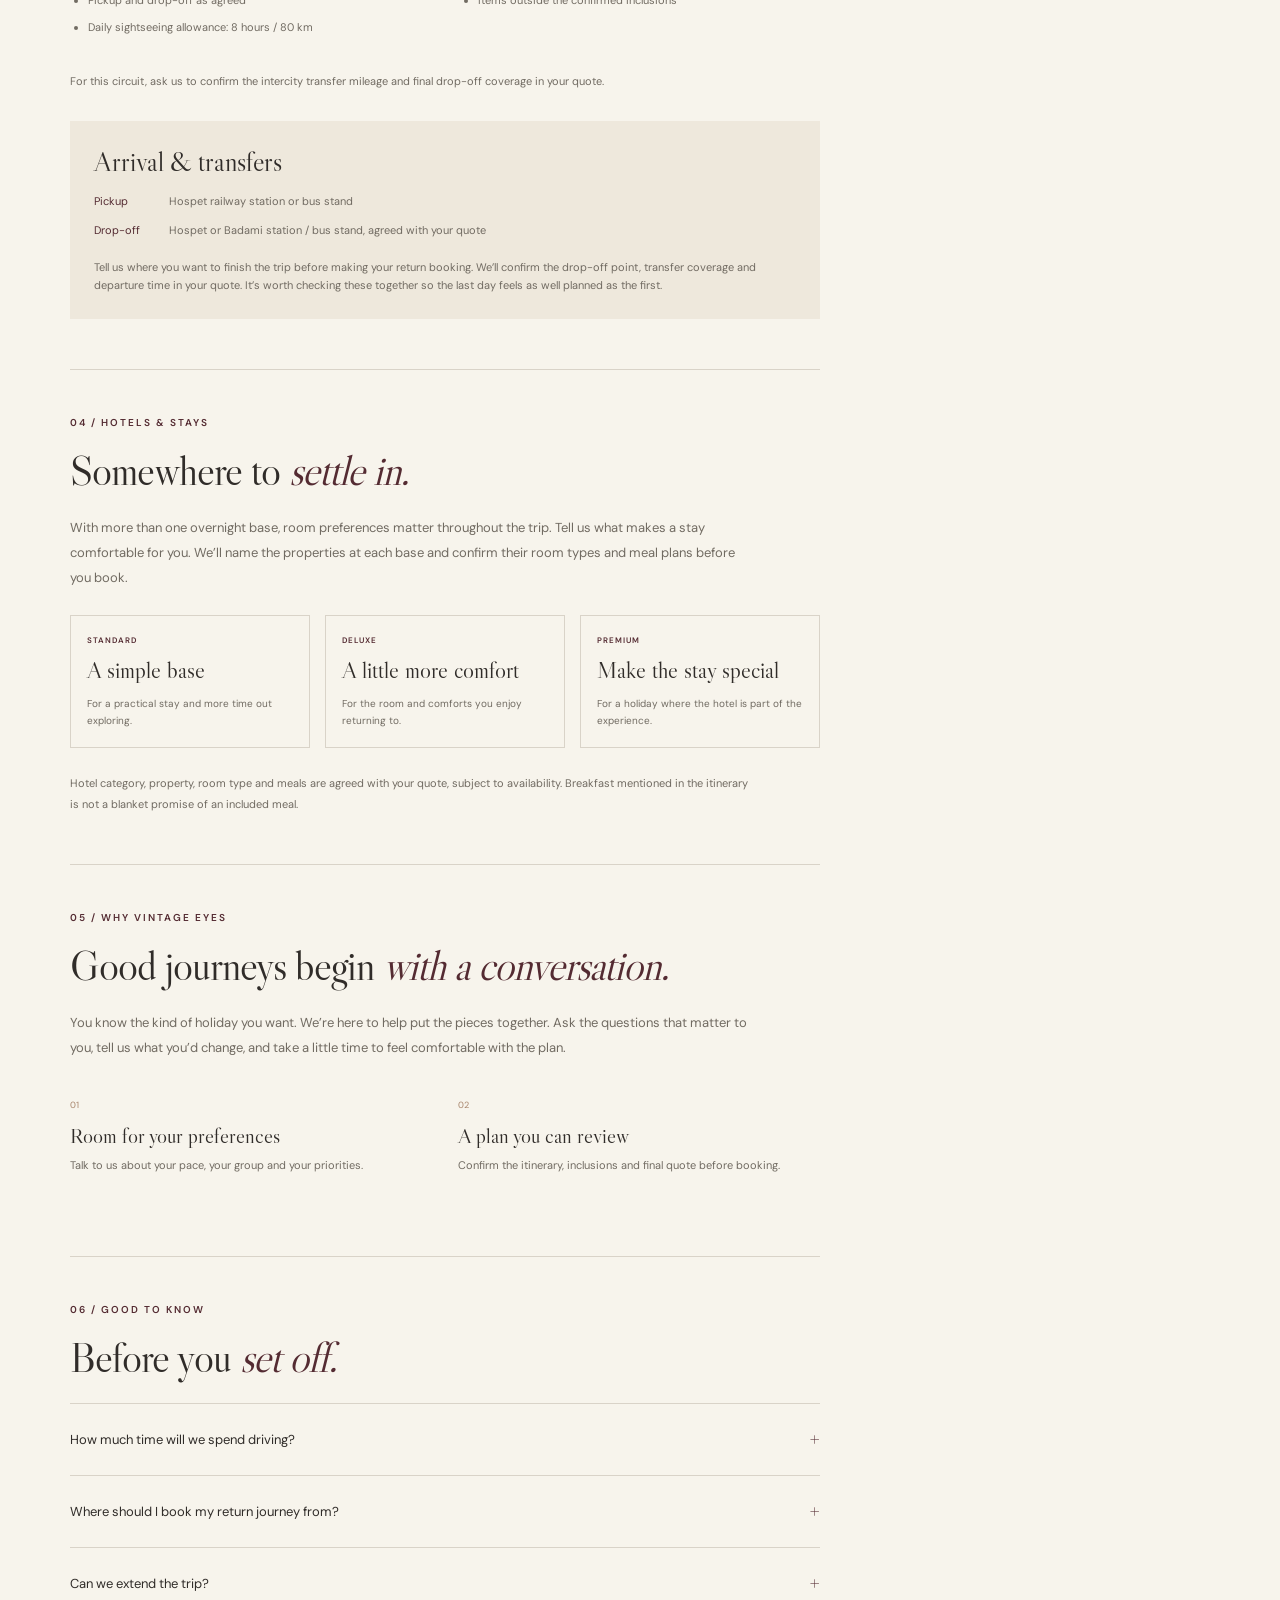
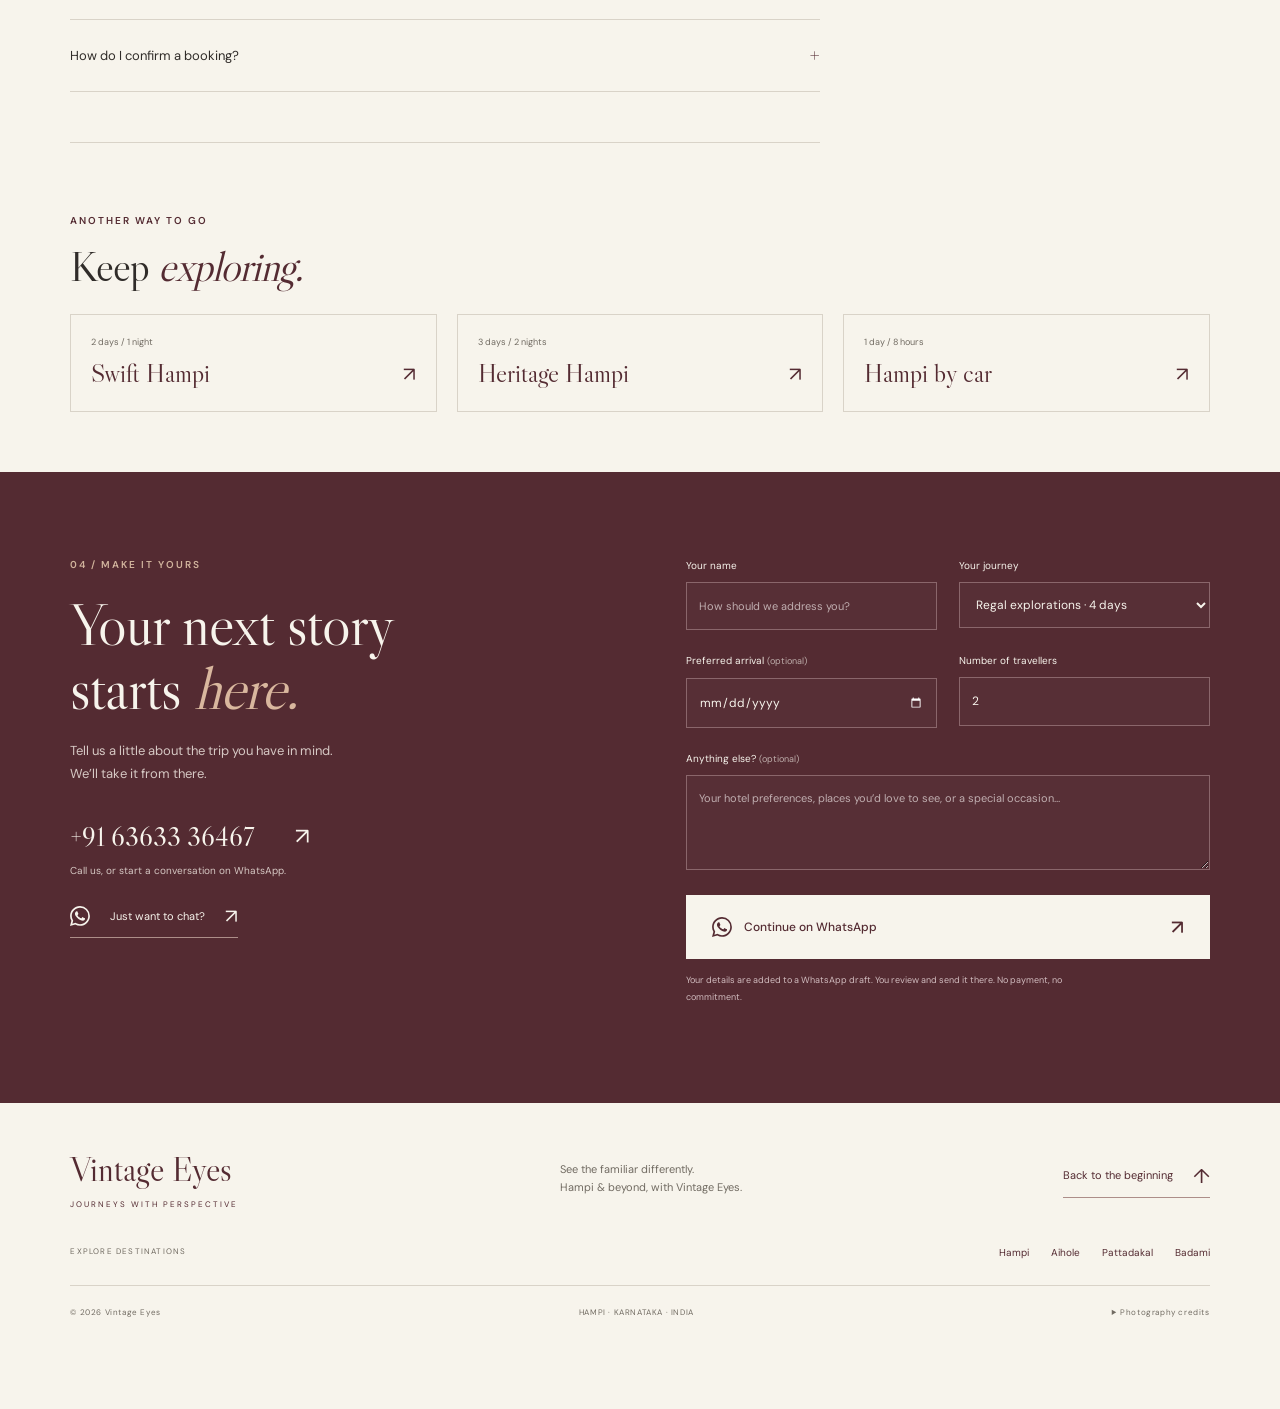
<file: tours/regal-hampi-aihole-pattadakal-badami-tour/index.html>
<!doctype html>
<html lang="en">
<head>
  <meta charset="UTF-8">
  <meta name="viewport" content="width=device-width, initial-scale=1">
  <meta name="theme-color" content="#542b32">
  <title>Regal heritage tour — 4 days &amp; 3 nights | Vintage Eyes</title>
  <meta name="description" content="Regal heritage tour — 4 days &amp; 3 nights. See the complete itinerary, inclusions, transfers and stay options. Enquire with Vintage Eyes on WhatsApp.">
  <link rel="canonical" href="https://vintageeyestours.in/tours/regal-hampi-aihole-pattadakal-badami-tour/">
  <meta property="og:title" content="Regal heritage tour — 4 days &amp; 3 nights | Vintage Eyes">
  <meta property="og:description" content="Regal heritage tour — 4 days &amp; 3 nights. See the complete itinerary, inclusions, transfers and stay options. Enquire with Vintage Eyes on WhatsApp.">
  <meta property="og:type" content="website">
  <meta property="og:url" content="https://vintageeyestours.in/tours/regal-hampi-aihole-pattadakal-badami-tour/">
  <meta property="og:image" content="https://vintageeyestours.in/assets/images/badami.jpg">
  <link rel="icon" href="../../assets/favicon.svg" type="image/svg+xml">
  <link rel="stylesheet" href="../../assets/css/style.css">
  <script src="../../assets/js/site.js" defer></script>
  <script type="application/ld+json">{"@context": "https://schema.org", "@type": "BreadcrumbList", "itemListElement": [{"@type": "ListItem", "position": 1, "name": "Home", "item": "https://vintageeyestours.in/"}, {"@type": "ListItem", "position": 2, "name": "Regal explorations", "item": "https://vintageeyestours.in/tours/regal-hampi-aihole-pattadakal-badami-tour/"}]}</script>
</head>
<body class="tour-page">
<a class="skip-link" href="#main">Skip to content</a>
<header class="site-header">
    <a class="brand" href="../../" aria-label="Vintage Eyes home"><svg viewBox="0 0 60 44" aria-hidden="true"><path d="M3 23C17 5 43 5 57 23C43 41 17 41 3 23Z"/><circle cx="30" cy="23" r="10"/><path d="m22 23 5 5 12-13M30 1v5M10 5l4 5M50 5l-4 5"/></svg><span>Vintage Eyes<small>JOURNEYS WITH PERSPECTIVE</small></span></a>
    <button class="menu-toggle" aria-expanded="false" aria-controls="navigation" hidden>Menu <span aria-hidden="true">☰</span></button>
    <nav id="navigation" aria-label="Main navigation"><a href="../../#journeys">Our journeys</a><a href="../../#perspective">Our perspective</a><a href="../../#questions">Good to know</a><a class="button small" href="#plan">Plan your trip <span aria-hidden="true">↗</span></a></nav>
  </header>
<main id="main">
  <div class="breadcrumbs"><a href="../../">Home</a><span aria-hidden="true">/</span><a href="../../#journeys">Our journeys</a><span aria-hidden="true">/</span><span>Regal explorations</span></div>
  <section class="tour-hero section" aria-labelledby="tour-title"><div><p class="eyebrow">4 DAYS / 3 NIGHTS · PRIVATE JOURNEY</p><h1 id="tour-title">Regal explorations</h1><p class="tour-tagline">Four places. More reasons to take the road.</p><p class="tour-intro">Let the landscape change outside your window. Follow your interest a little further, and make the journey itself part of the holiday.</p><div class="tour-hero-actions"><a class="button" href="#plan">Plan this journey <span aria-hidden="true">↗</span></a><a class="text-link" href="#itinerary">See the itinerary <span aria-hidden="true">↓</span></a></div><p class="tour-location"><a href="../../destinations/hampi/">Hampi</a> · <a href="../../destinations/aihole/">Aihole</a> · <a href="../../destinations/pattadakal/">Pattadakal</a> · <a href="../../destinations/badami/">Badami</a></p></div><figure><img src="../../assets/images/badami.jpg" alt="Agastya Lake surrounded by sandstone cliffs and temples in Badami" width="1280" height="853" fetchpriority="high"><figcaption>A LITTLE TIME AWAY. A DIFFERENT WAY TO SEE.</figcaption></figure></section>
  <nav class="tour-section-nav" aria-label="On this tour page"><a href="#expect">What to expect</a><a href="#itinerary">Itinerary</a><a href="#included">Inclusions & transfers</a><a href="#stays">Hotels & stays</a><a href="#why-us">Why Vintage Eyes</a><a href="#questions">FAQs</a></nav>
  <div class="tour-layout section">
    <div class="tour-content">
      <section id="expect" class="tour-section"><p class="eyebrow">01 / WHAT TO EXPECT</p><h2>A trip that feels <em>like yours.</em></h2><p>If you enjoy holidays that keep unfolding, this is a good place to begin. Regal brings several destinations into one journey, with travel between them as well as time on foot. Before you book, we’ll talk through the driving, the walking, your stay preferences, and your departure plans. It helps to arrive with a little flexibility: leave space for a rest when you need one, and tell us which places you’re most looking forward to.</p></section>
      <section id="itinerary" class="tour-section"><p class="eyebrow">02 / YOUR ITINERARY</p><h2>4 days, <em>step by step.</em></h2><p class="section-note">The full route is below. Arrival times, opening hours and your chosen pace shape the final schedule. Departure-day visits depend on the time available; optional activities are confirmed separately.</p><article class="day-itinerary" data-day="1">
          <div class="day-heading"><span class="day-number">01</span><div><p class="eyebrow">DAY 1</p><h3>Arrive &amp; explore Hampi</h3></div></div>
          <p class="day-intro">Hospet pickup, check-in and Hampi sightseeing.</p>
          <ol class="stop-list"><li><span class="stop-number">01</span><div><h4>Vijaya Vittala Temple</h4></div></li><li><span class="stop-number">02</span><div><h4>Queen’s Bath</h4></div></li><li><span class="stop-number">03</span><div><h4>Lotus Mahal</h4></div></li><li><span class="stop-number">04</span><div><h4>Elephant Stables</h4></div></li><li><span class="stop-number">05</span><div><h4>Lakshmi Narasimha Temple</h4></div></li><li><span class="stop-number">06</span><div><h4>Krishna Temple</h4></div></li><li><span class="stop-number">07</span><div><h4>Virupaksha Temple</h4></div></li><li><span class="stop-number">08</span><div><h4>Kadalekalu Ganesha Temple</h4></div></li><li><span class="stop-number">09</span><div><h4>Sasivekalu Ganesha Temple</h4></div></li><li><span class="stop-number">10</span><div><h4>Hemakuta Hill Temple</h4></div></li><li><span class="stop-number">11</span><div><h4>Hampi Bazaar</h4></div></li></ol>
          <p class="day-end">Overnight in Hampi.</p>
        </article><article class="day-itinerary" data-day="2">
          <div class="day-heading"><span class="day-number">02</span><div><p class="eyebrow">DAY 2</p><h3>Aihole, on the way to Badami</h3></div></div>
          <p class="day-intro">After breakfast and checkout, explore Aihole en route to Badami.</p>
          <ol class="stop-list"><li><span class="stop-number">01</span><div><h4>Durga Temple</h4></div></li><li><span class="stop-number">02</span><div><h4>Archaeological Museum, Aihole</h4></div></li><li><span class="stop-number">03</span><div><h4>Lad Khan Temple</h4></div></li><li><span class="stop-number">04</span><div><h4>Ravana Phadi Cave Temple</h4></div></li><li><span class="stop-number">05</span><div><h4>Meguti Jain Temple</h4></div></li></ol>
          <p class="day-end">Overnight in Badami.</p>
        </article><article class="day-itinerary" data-day="3">
          <div class="day-heading"><span class="day-number">03</span><div><p class="eyebrow">DAY 3</p><h3>A day in Pattadakal</h3></div></div>
          <p class="day-intro">After breakfast, explore the temple complex at Pattadakal.</p>
          <ol class="stop-list"><li><span class="stop-number">01</span><div><h4>Kadasiddeshwara Temple</h4></div></li><li><span class="stop-number">02</span><div><h4>Galaganatha Temple</h4></div></li><li><span class="stop-number">03</span><div><h4>Jambulinga Temple</h4></div></li><li><span class="stop-number">04</span><div><h4>Sangameshwara Temple</h4></div></li><li><span class="stop-number">05</span><div><h4>Virupaksha Temple, Pattadakal</h4></div></li><li><span class="stop-number">06</span><div><h4>Mallikarjuna Temple</h4></div></li><li><span class="stop-number">07</span><div><h4>Kashi Vishwanatha Temple</h4></div></li><li><span class="stop-number">08</span><div><h4>Papanatha Temple</h4></div></li></ol>
          <p class="day-end">Return to Badami for the night.</p>
        </article><article class="day-itinerary" data-day="4">
          <div class="day-heading"><span class="day-number">04</span><div><p class="eyebrow">DAY 4</p><h3>Badami &amp; your return journey</h3></div></div>
          <p class="day-intro">After breakfast and checkout, visit Badami’s sights before departure.</p>
          <ol class="stop-list"><li><span class="stop-number">01</span><div><h4>Badami Caves</h4></div></li><li><span class="stop-number">02</span><div><h4>Badami Fort</h4></div></li><li><span class="stop-number">03</span><div><h4>Archaeological Museum, Badami</h4></div></li><li><span class="stop-number">04</span><div><h4>Agastya Lake</h4></div></li><li><span class="stop-number">05</span><div><h4>Bhoothanatha Temple</h4></div></li><li><span class="stop-number">06</span><div><h4>Mallikarjuna Group of Temples</h4></div></li></ol>
          <p class="day-end">Drop-off in Hospet or Badami, as agreed before booking.</p>
        </article></section>
      <section id="included" class="tour-section"><p class="eyebrow">03 / THE PRACTICAL DETAILS</p><h2>The details, <em>made clear.</em></h2><div class="included-grid"><div><h3>What’s included</h3><ul><li>Hotel accommodation · 1 night in Hampi · 2 nights in Badami</li>
<li>Private air-conditioned car and driver</li>
<li>Driver charges and parking</li>
<li>Sightseeing along the listed route</li>
<li>Pickup and drop-off as agreed</li>
<li>Daily sightseeing allowance: 8 hours / 80 km</li></ul></div><div><h3>What’s extra</h3><ul><li>Meals and refreshments</li>
<li>Monument entry tickets and camera fees</li>
<li>Optional rides and activities</li>
<li>Personal purchases and expenses</li>
<li>Items outside the confirmed inclusions</li></ul></div></div><p class="section-note">For this circuit, ask us to confirm the intercity transfer mileage and final drop-off coverage in your quote.</p><div class="transfer-details"><h3>Arrival & transfers</h3><dl><div><dt>Pickup</dt><dd>Hospet railway station or bus stand</dd></div><div><dt>Drop-off</dt><dd>Hospet or Badami station / bus stand, agreed with your quote</dd></div></dl><p>Tell us where you want to finish the trip before making your return booking. We’ll confirm the drop-off point, transfer coverage and departure time in your quote. It’s worth checking these together so the last day feels as well planned as the first.</p></div></section>
      <section id="stays" class="tour-section"><p class="eyebrow">04 / HOTELS & STAYS</p><h2>Somewhere to <em>settle in.</em></h2><p>With more than one overnight base, room preferences matter throughout the trip. Tell us what makes a stay comfortable for you. We’ll name the properties at each base and confirm their room types and meal plans before you book.</p><div class="stay-options"><article><p class="eyebrow">STANDARD</p><h3>A simple base</h3><p>For a practical stay and more time out exploring.</p></article><article><p class="eyebrow">DELUXE</p><h3>A little more comfort</h3><p>For the room and comforts you enjoy returning to.</p></article><article><p class="eyebrow">PREMIUM</p><h3>Make the stay special</h3><p>For a holiday where the hotel is part of the experience.</p></article></div><p class="section-note">Hotel category, property, room type and meals are agreed with your quote, subject to availability. Breakfast mentioned in the itinerary is not a blanket promise of an included meal.</p></section>
      <section id="why-us" class="tour-section"><p class="eyebrow">05 / WHY VINTAGE EYES</p><h2>Good journeys begin <em>with a conversation.</em></h2><p>You know the kind of holiday you want. We’re here to help put the pieces together. Ask the questions that matter to you, tell us what you’d change, and take a little time to feel comfortable with the plan.</p><div class="principles"><div><span>01</span><h3>Room for your preferences</h3><p>Talk to us about your pace, your group and your priorities.</p></div><div><span>02</span><h3>A plan you can review</h3><p>Confirm the itinerary, inclusions and final quote before booking.</p></div></div></section>
      <section id="questions" class="tour-section"><p class="eyebrow">06 / GOOD TO KNOW</p><h2>Before you <em>set off.</em></h2><div class="faq-list"><details><summary>How much time will we spend driving?</summary><p>Ask us for the driving plan with your quote. The route moves between destinations, so we’ll discuss travel time alongside the sightseeing and breaks.</p></details><details><summary>Where should I book my return journey from?</summary><p>Confirm your final drop-off with us first. Your quote will state the departure point and what transfer is covered.</p></details><details><summary>Can we extend the trip?</summary><p>Yes, ask us about the time you would like to add. We’ll discuss the revised route, accommodation and price before you decide.</p></details><details><summary>How do I confirm a booking?</summary><p>Send an enquiry first. We’ll discuss availability, your itinerary and the final price, then share the payment and cancellation terms for you to review. An enquiry is not a confirmed reservation.</p></details></div></section>
    </div>
    <aside class="tour-sidebar" aria-label="Tour summary"><p class="eyebrow">YOUR JOURNEY AT A GLANCE</p><h2>Regal explorations</h2><dl><div><dt>Duration</dt><dd>4 days / 3 nights</dd></div><div><dt>Places</dt><dd>Hampi · Aihole · Pattadakal · Badami</dd></div><div><dt>Stay</dt><dd>1 night in Hampi · 2 nights in Badami</dd></div><div><dt>Travel</dt><dd>Private car & driver</dd></div></dl><div class="sidebar-price"><span>STARTING FROM</span><strong>₹15,999</strong><small>per couple</small></div><p class="section-note">Indicative starting price. Dates, hotel and vehicle choice determine your confirmed quote.</p><a class="button whatsapp-button" href="https://wa.me/916363336467?text=Hello%20Vintage%20Eyes%21%20I%E2%80%99m%20interested%20in%20Regal%20explorations.%20Please%20share%20availability%20and%20a%20quote." target="_blank" rel="noopener noreferrer"><svg xmlns="http://www.w3.org/2000/svg" width="16" height="16" fill="currentColor" class="whatsapp-icon" aria-hidden="true" focusable="false" viewBox="0 0 16 16">
  <path d="M13.601 2.326A7.85 7.85 0 0 0 7.994 0C3.627 0 .068 3.558.064 7.926c0 1.399.366 2.76 1.057 3.965L0 16l4.204-1.102a7.9 7.9 0 0 0 3.79.965h.004c4.368 0 7.926-3.558 7.93-7.93A7.9 7.9 0 0 0 13.6 2.326zM7.994 14.521a6.6 6.6 0 0 1-3.356-.92l-.24-.144-2.494.654.666-2.433-.156-.251a6.56 6.56 0 0 1-1.007-3.505c0-3.626 2.957-6.584 6.591-6.584a6.56 6.56 0 0 1 4.66 1.931 6.56 6.56 0 0 1 1.928 4.66c-.004 3.639-2.961 6.592-6.592 6.592m3.615-4.934c-.197-.099-1.17-.578-1.353-.646-.182-.065-.315-.099-.445.099-.133.197-.513.646-.627.775-.114.133-.232.148-.43.05-.197-.1-.836-.308-1.592-.985-.59-.525-.985-1.175-1.103-1.372-.114-.198-.011-.304.088-.403.087-.088.197-.232.296-.346.1-.114.133-.198.198-.33.065-.134.034-.248-.015-.347-.05-.099-.445-1.076-.612-1.47-.16-.389-.323-.335-.445-.34-.114-.007-.247-.007-.38-.007a.73.73 0 0 0-.529.247c-.182.198-.691.677-.691 1.654s.71 1.916.81 2.049c.098.133 1.394 2.132 3.383 2.992.47.205.84.326 1.129.418.475.152.904.129 1.246.08.38-.058 1.171-.48 1.338-.943.164-.464.164-.86.114-.943-.049-.084-.182-.133-.38-.232"/>
</svg><span>Ask on WhatsApp</span><span aria-hidden="true">↗</span></a><a class="sidebar-call" href="tel:+916363336467">Prefer a call? +91 63633 36467</a></aside>
  </div>
  <section class="other-journeys section" aria-labelledby="other-title"><p class="eyebrow">ANOTHER WAY TO GO</p><h2 id="other-title">Keep <em>exploring.</em></h2><div><a class="other-tour" href="../swift-hampi-tour/"><span>2 days / 1 night</span><strong>Swift Hampi</strong><span aria-hidden="true">↗</span></a><a class="other-tour" href="../heritage-hampi-tour/"><span>3 days / 2 nights</span><strong>Heritage Hampi</strong><span aria-hidden="true">↗</span></a><a class="other-tour" href="../hampi-sightseeing-by-car/"><span>1 day / 8 hours</span><strong>Hampi by car</strong><span aria-hidden="true">↗</span></a></div></section>
  <section id="plan" class="plan section" aria-labelledby="plan-title"><div class="plan-copy"><p class="eyebrow">04 / MAKE IT YOURS</p><h2 id="plan-title">Your next story<br>starts <em>here.</em></h2><p>Tell us a little about the trip you have in mind.<br>We’ll take it from there.</p><a class="contact-number" href="tel:+916363336467">+91 63633 36467 <span aria-hidden="true">↗</span></a><p class="contact-caption">Call us, or start a conversation on WhatsApp.</p><a class="text-link" href="https://wa.me/916363336467" target="_blank" rel="noopener noreferrer"><svg xmlns="http://www.w3.org/2000/svg" width="16" height="16" fill="currentColor" class="whatsapp-icon" aria-hidden="true" focusable="false" viewBox="0 0 16 16">
  <path d="M13.601 2.326A7.85 7.85 0 0 0 7.994 0C3.627 0 .068 3.558.064 7.926c0 1.399.366 2.76 1.057 3.965L0 16l4.204-1.102a7.9 7.9 0 0 0 3.79.965h.004c4.368 0 7.926-3.558 7.93-7.93A7.9 7.9 0 0 0 13.6 2.326zM7.994 14.521a6.6 6.6 0 0 1-3.356-.92l-.24-.144-2.494.654.666-2.433-.156-.251a6.56 6.56 0 0 1-1.007-3.505c0-3.626 2.957-6.584 6.591-6.584a6.56 6.56 0 0 1 4.66 1.931 6.56 6.56 0 0 1 1.928 4.66c-.004 3.639-2.961 6.592-6.592 6.592m3.615-4.934c-.197-.099-1.17-.578-1.353-.646-.182-.065-.315-.099-.445.099-.133.197-.513.646-.627.775-.114.133-.232.148-.43.05-.197-.1-.836-.308-1.592-.985-.59-.525-.985-1.175-1.103-1.372-.114-.198-.011-.304.088-.403.087-.088.197-.232.296-.346.1-.114.133-.198.198-.33.065-.134.034-.248-.015-.347-.05-.099-.445-1.076-.612-1.47-.16-.389-.323-.335-.445-.34-.114-.007-.247-.007-.38-.007a.73.73 0 0 0-.529.247c-.182.198-.691.677-.691 1.654s.71 1.916.81 2.049c.098.133 1.394 2.132 3.383 2.992.47.205.84.326 1.129.418.475.152.904.129 1.246.08.38-.058 1.171-.48 1.338-.943.164-.464.164-.86.114-.943-.049-.084-.182-.133-.38-.232"/>
</svg>Just want to chat? <span aria-hidden="true">↗</span></a></div><form id="enquiry-form" hidden action="https://wa.me/916363336467" method="get" target="_blank" rel="noopener noreferrer"><div class="form-trap" aria-hidden="true"><label>Leave this field empty<input type="text" name="website" tabindex="-1" autocomplete="off"></label></div><div class="form-grid"><label>Your name<input name="traveller" autocomplete="name" placeholder="How should we address you?" maxlength="80" required></label><label>Your journey<select id="journey-select" name="journey"><option value="Not sure yet">Help me choose</option><option value="Swift Hampi — 2 days">Swift Hampi · 2 days</option><option value="Heritage Hampi — 3 days">Heritage Hampi · 3 days</option><option value="Regal heritage circuit — 4 days" selected>Regal explorations · 4 days</option><option value="Hampi sightseeing by car — 1 day">Hampi by car · 1 day</option></select></label><label>Preferred arrival <span>(optional)</span><input type="date" name="arrival" id="arrival"></label><label>Number of travellers<input type="number" name="guests" min="1" max="50" step="1" value="2" required></label><label class="full-width">Anything else? <span>(optional)</span><textarea name="notes" rows="3" maxlength="1500" placeholder="Your hotel preferences, places you’d love to see, or a special occasion…"></textarea></label></div><button class="button whatsapp-button" type="submit"><svg xmlns="http://www.w3.org/2000/svg" width="16" height="16" fill="currentColor" class="whatsapp-icon" aria-hidden="true" focusable="false" viewBox="0 0 16 16">
  <path d="M13.601 2.326A7.85 7.85 0 0 0 7.994 0C3.627 0 .068 3.558.064 7.926c0 1.399.366 2.76 1.057 3.965L0 16l4.204-1.102a7.9 7.9 0 0 0 3.79.965h.004c4.368 0 7.926-3.558 7.93-7.93A7.9 7.9 0 0 0 13.6 2.326zM7.994 14.521a6.6 6.6 0 0 1-3.356-.92l-.24-.144-2.494.654.666-2.433-.156-.251a6.56 6.56 0 0 1-1.007-3.505c0-3.626 2.957-6.584 6.591-6.584a6.56 6.56 0 0 1 4.66 1.931 6.56 6.56 0 0 1 1.928 4.66c-.004 3.639-2.961 6.592-6.592 6.592m3.615-4.934c-.197-.099-1.17-.578-1.353-.646-.182-.065-.315-.099-.445.099-.133.197-.513.646-.627.775-.114.133-.232.148-.43.05-.197-.1-.836-.308-1.592-.985-.59-.525-.985-1.175-1.103-1.372-.114-.198-.011-.304.088-.403.087-.088.197-.232.296-.346.1-.114.133-.198.198-.33.065-.134.034-.248-.015-.347-.05-.099-.445-1.076-.612-1.47-.16-.389-.323-.335-.445-.34-.114-.007-.247-.007-.38-.007a.73.73 0 0 0-.529.247c-.182.198-.691.677-.691 1.654s.71 1.916.81 2.049c.098.133 1.394 2.132 3.383 2.992.47.205.84.326 1.129.418.475.152.904.129 1.246.08.38-.058 1.171-.48 1.338-.943.164-.464.164-.86.114-.943-.049-.084-.182-.133-.38-.232"/>
</svg><span class="whatsapp-label">Continue on WhatsApp</span> <span aria-hidden="true">↗</span></button><p class="form-note">Your details are added to a WhatsApp draft. You review and send it there. No payment, no commitment.</p><p id="form-status" class="form-note" role="status"></p></form><noscript><div class="no-script-enquiry"><p>You can enquire directly on WhatsApp or call us. JavaScript is needed to prepare a personalised draft from the form.</p><a class="button whatsapp-button" href="https://wa.me/916363336467" target="_blank" rel="noopener noreferrer"><svg xmlns="http://www.w3.org/2000/svg" width="16" height="16" fill="currentColor" class="whatsapp-icon" aria-hidden="true" focusable="false" viewBox="0 0 16 16">
  <path d="M13.601 2.326A7.85 7.85 0 0 0 7.994 0C3.627 0 .068 3.558.064 7.926c0 1.399.366 2.76 1.057 3.965L0 16l4.204-1.102a7.9 7.9 0 0 0 3.79.965h.004c4.368 0 7.926-3.558 7.93-7.93A7.9 7.9 0 0 0 13.6 2.326zM7.994 14.521a6.6 6.6 0 0 1-3.356-.92l-.24-.144-2.494.654.666-2.433-.156-.251a6.56 6.56 0 0 1-1.007-3.505c0-3.626 2.957-6.584 6.591-6.584a6.56 6.56 0 0 1 4.66 1.931 6.56 6.56 0 0 1 1.928 4.66c-.004 3.639-2.961 6.592-6.592 6.592m3.615-4.934c-.197-.099-1.17-.578-1.353-.646-.182-.065-.315-.099-.445.099-.133.197-.513.646-.627.775-.114.133-.232.148-.43.05-.197-.1-.836-.308-1.592-.985-.59-.525-.985-1.175-1.103-1.372-.114-.198-.011-.304.088-.403.087-.088.197-.232.296-.346.1-.114.133-.198.198-.33.065-.134.034-.248-.015-.347-.05-.099-.445-1.076-.612-1.47-.16-.389-.323-.335-.445-.34-.114-.007-.247-.007-.38-.007a.73.73 0 0 0-.529.247c-.182.198-.691.677-.691 1.654s.71 1.916.81 2.049c.098.133 1.394 2.132 3.383 2.992.47.205.84.326 1.129.418.475.152.904.129 1.246.08.38-.058 1.171-.48 1.338-.943.164-.464.164-.86.114-.943-.049-.084-.182-.133-.38-.232"/>
</svg><span>Open WhatsApp</span></a></div></noscript></section>
</main>
<footer class="site-footer"><div class="footer-top"><a class="footer-brand" href="../../">Vintage Eyes<span>JOURNEYS WITH PERSPECTIVE</span></a><p>See the familiar differently.<br>Hampi & beyond, with Vintage Eyes.</p><a href="#main" class="text-link">Back to the beginning <span aria-hidden="true">↑</span></a></div><nav class="footer-destinations" aria-label="Explore destinations"><span>EXPLORE DESTINATIONS</span><a href="../../destinations/hampi/">Hampi</a><a href="../../destinations/aihole/">Aihole</a><a href="../../destinations/pattadakal/">Pattadakal</a><a href="../../destinations/badami/">Badami</a></nav><div class="footer-bottom"><span>© <span id="year">2026</span> Vintage Eyes</span><span>HAMPI · KARNATAKA · INDIA</span><details class="credits"><summary>Photography credits</summary><p>Hemakuta Hill: <a href="https://commons.wikimedia.org/wiki/File:Hampi_-_Hemakuta_Hill,_Virupaksha_Temple.jpg" target="_blank" rel="noopener noreferrer">Ingo Mehling</a>. Stone Chariot: <a href="https://commons.wikimedia.org/wiki/File:Stone_Chariot,_Hampi_2.jpg" target="_blank" rel="noopener noreferrer">Ajayreddykalavalli</a>. Agastya Lake: <a href="https://commons.wikimedia.org/wiki/File:Agastya_Lake_with_Badami_Temples.jpg" target="_blank" rel="noopener noreferrer">Mbigul</a>. These three images are via Wikimedia Commons, <a href="https://creativecommons.org/licenses/by-sa/4.0/" target="_blank" rel="noopener noreferrer">CC BY-SA 4.0</a>. Durga Temple: <a href="https://commons.wikimedia.org/wiki/File:Durga_Temple_in_Aihole.jpg" target="_blank" rel="noopener noreferrer">IM3847</a>, <a href="https://creativecommons.org/licenses/by-sa/4.0/" target="_blank" rel="noopener noreferrer">CC BY-SA 4.0</a>. Pattadakal: <a href="https://commons.wikimedia.org/wiki/File:Virupaksha_Temple,_Pattadakal,_Karnataka.jpg" target="_blank" rel="noopener noreferrer">Mukul Banerjee</a>, <a href="https://creativecommons.org/licenses/by-sa/3.0/" target="_blank" rel="noopener noreferrer">CC BY-SA 3.0</a>. Images resized and cropped for display; image adaptations retain the same license.</p></details></div></footer>
<a class="floating-whatsapp" href="https://wa.me/916363336467" target="_blank" rel="noopener noreferrer" aria-label="Chat with Vintage Eyes on WhatsApp"><svg xmlns="http://www.w3.org/2000/svg" width="16" height="16" fill="currentColor" class="whatsapp-icon" aria-hidden="true" focusable="false" viewBox="0 0 16 16">
  <path d="M13.601 2.326A7.85 7.85 0 0 0 7.994 0C3.627 0 .068 3.558.064 7.926c0 1.399.366 2.76 1.057 3.965L0 16l4.204-1.102a7.9 7.9 0 0 0 3.79.965h.004c4.368 0 7.926-3.558 7.93-7.93A7.9 7.9 0 0 0 13.6 2.326zM7.994 14.521a6.6 6.6 0 0 1-3.356-.92l-.24-.144-2.494.654.666-2.433-.156-.251a6.56 6.56 0 0 1-1.007-3.505c0-3.626 2.957-6.584 6.591-6.584a6.56 6.56 0 0 1 4.66 1.931 6.56 6.56 0 0 1 1.928 4.66c-.004 3.639-2.961 6.592-6.592 6.592m3.615-4.934c-.197-.099-1.17-.578-1.353-.646-.182-.065-.315-.099-.445.099-.133.197-.513.646-.627.775-.114.133-.232.148-.43.05-.197-.1-.836-.308-1.592-.985-.59-.525-.985-1.175-1.103-1.372-.114-.198-.011-.304.088-.403.087-.088.197-.232.296-.346.1-.114.133-.198.198-.33.065-.134.034-.248-.015-.347-.05-.099-.445-1.076-.612-1.47-.16-.389-.323-.335-.445-.34-.114-.007-.247-.007-.38-.007a.73.73 0 0 0-.529.247c-.182.198-.691.677-.691 1.654s.71 1.916.81 2.049c.098.133 1.394 2.132 3.383 2.992.47.205.84.326 1.129.418.475.152.904.129 1.246.08.38-.058 1.171-.48 1.338-.943.164-.464.164-.86.114-.943-.049-.084-.182-.133-.38-.232"/>
</svg><span>Chat with us</span></a>
</body>
</html>
</file>
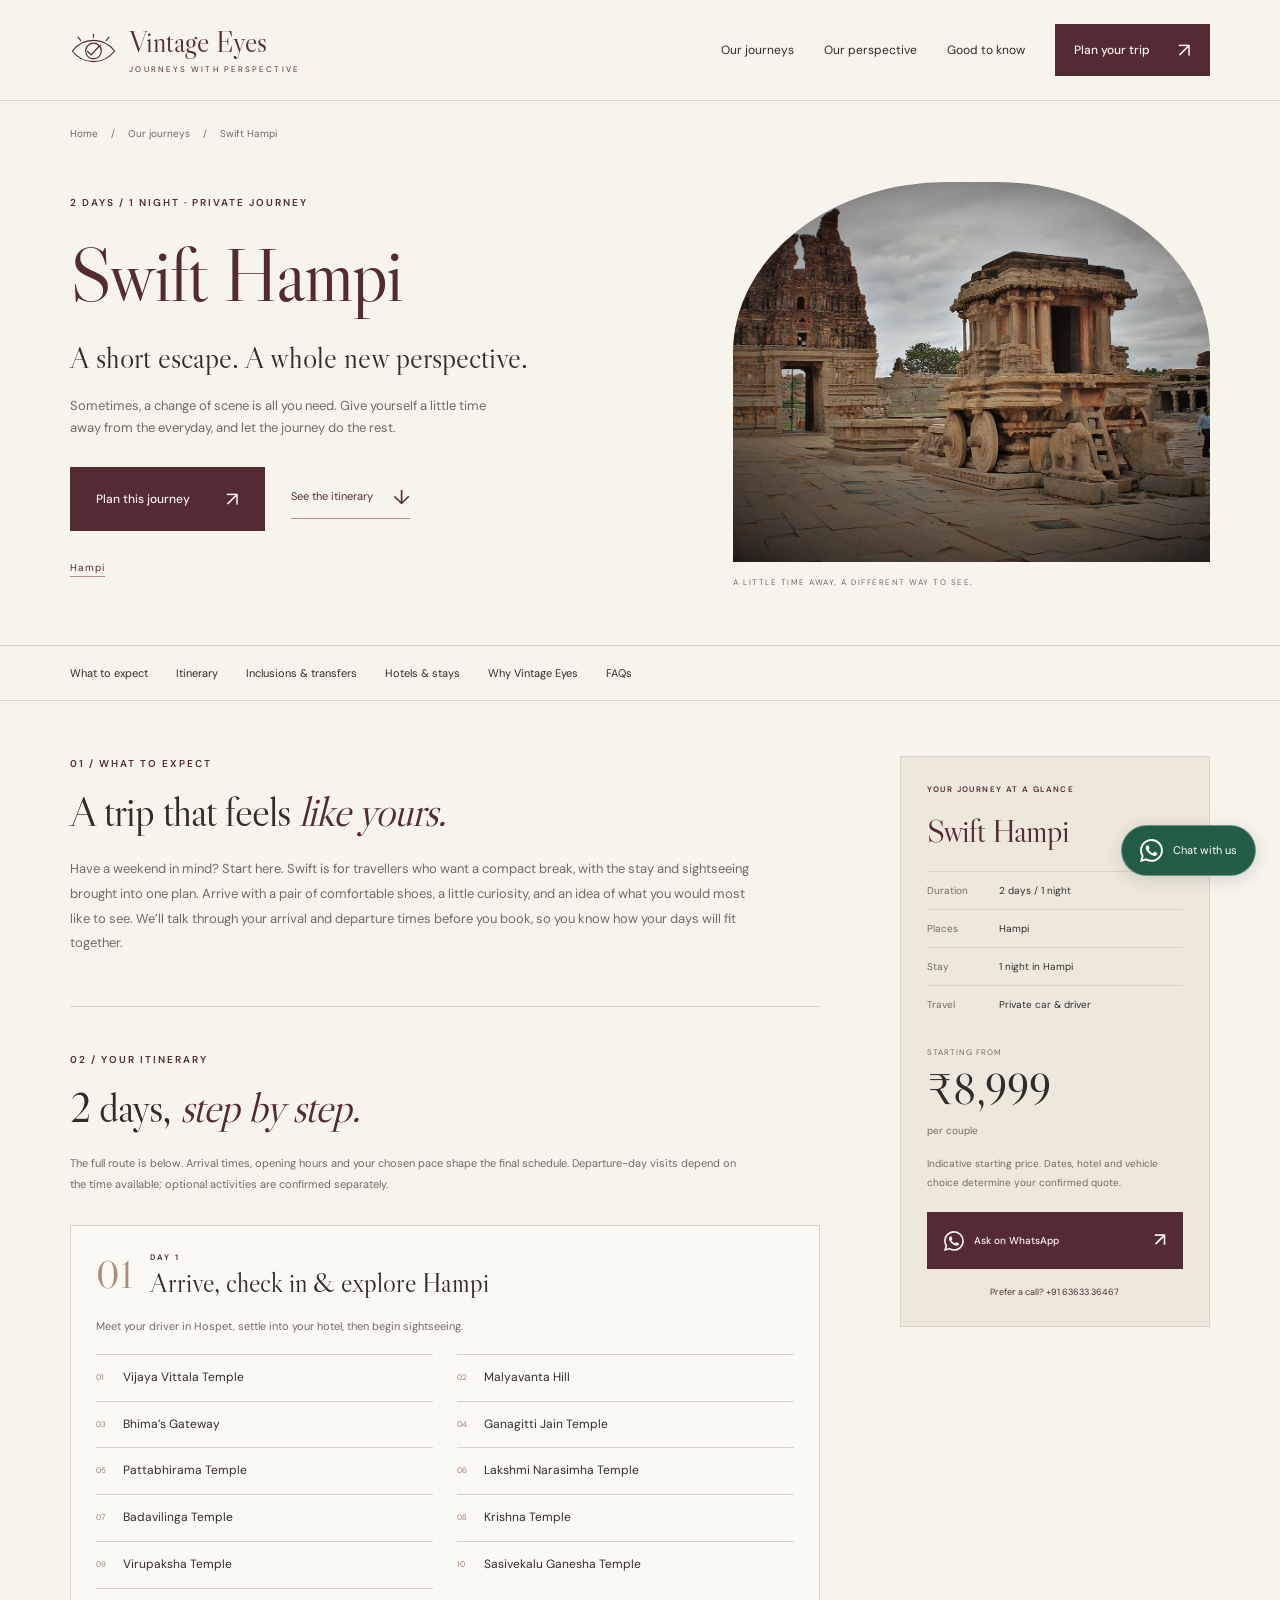
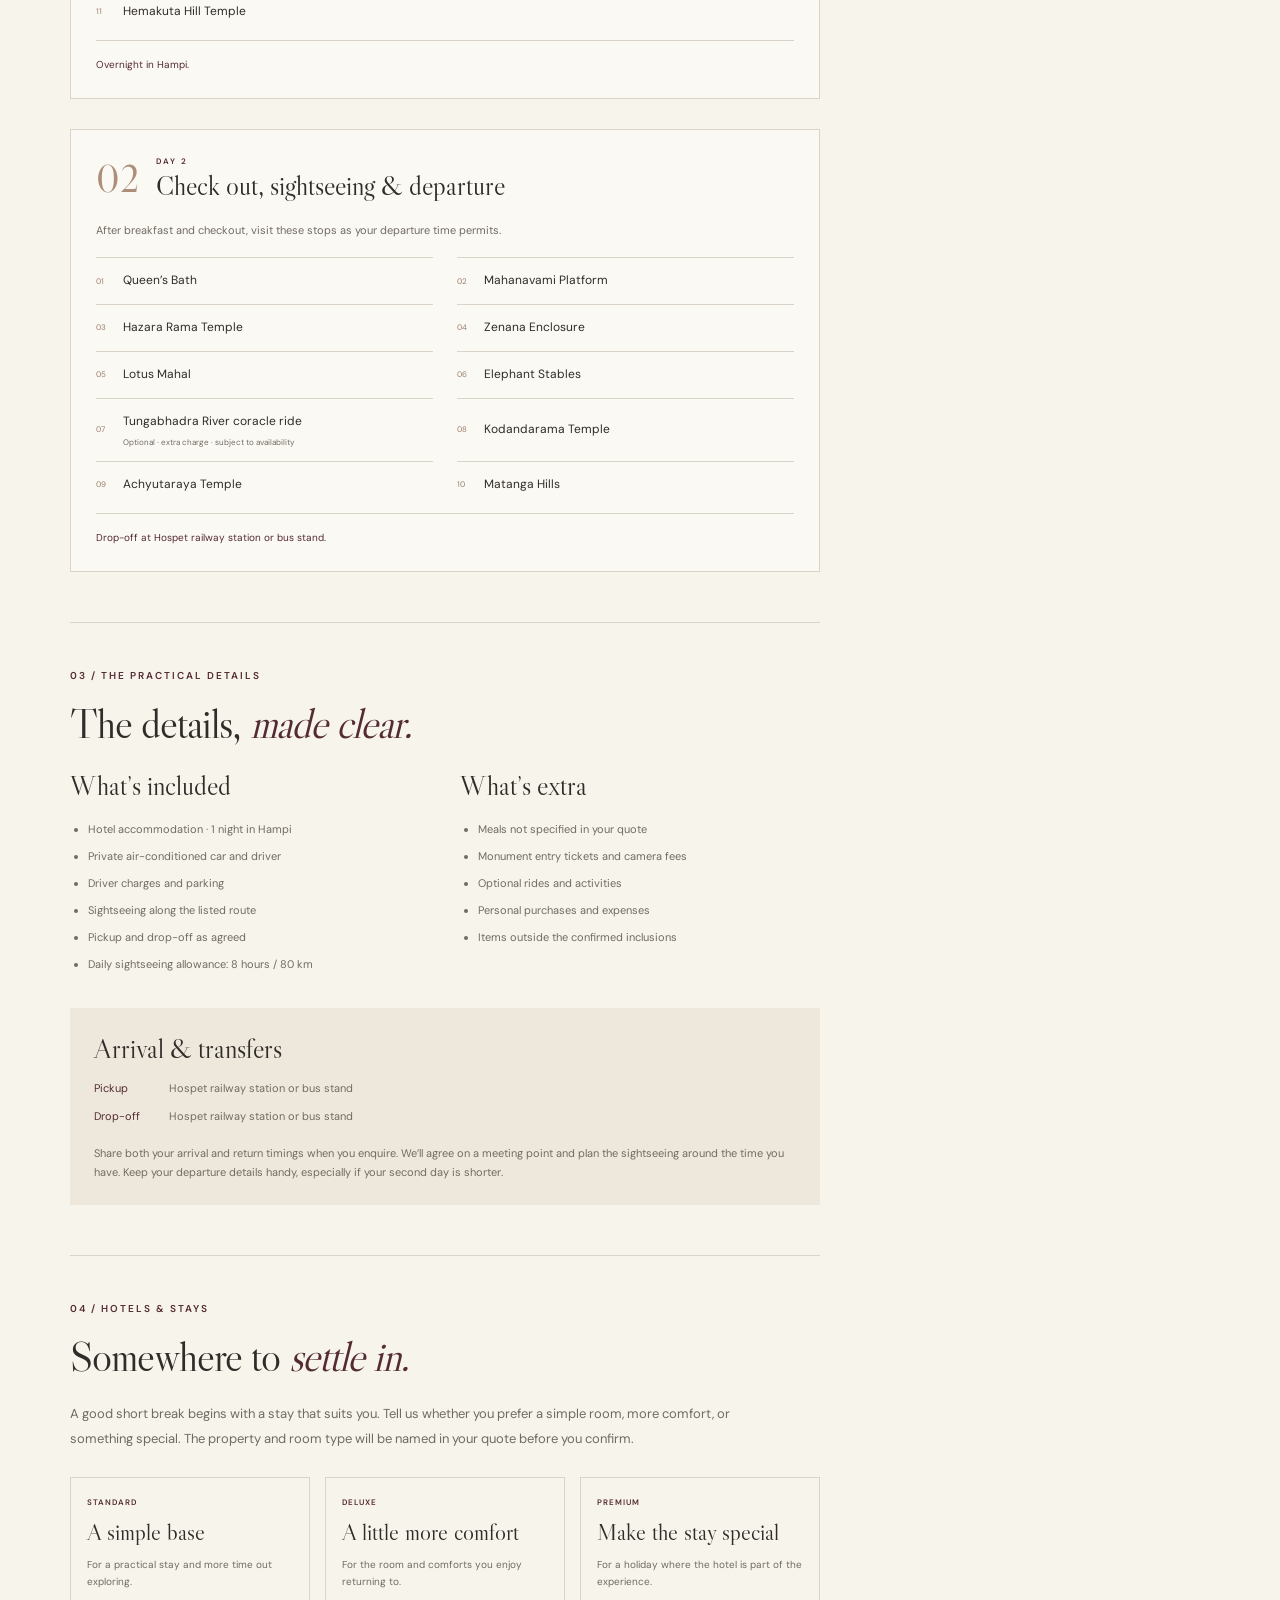
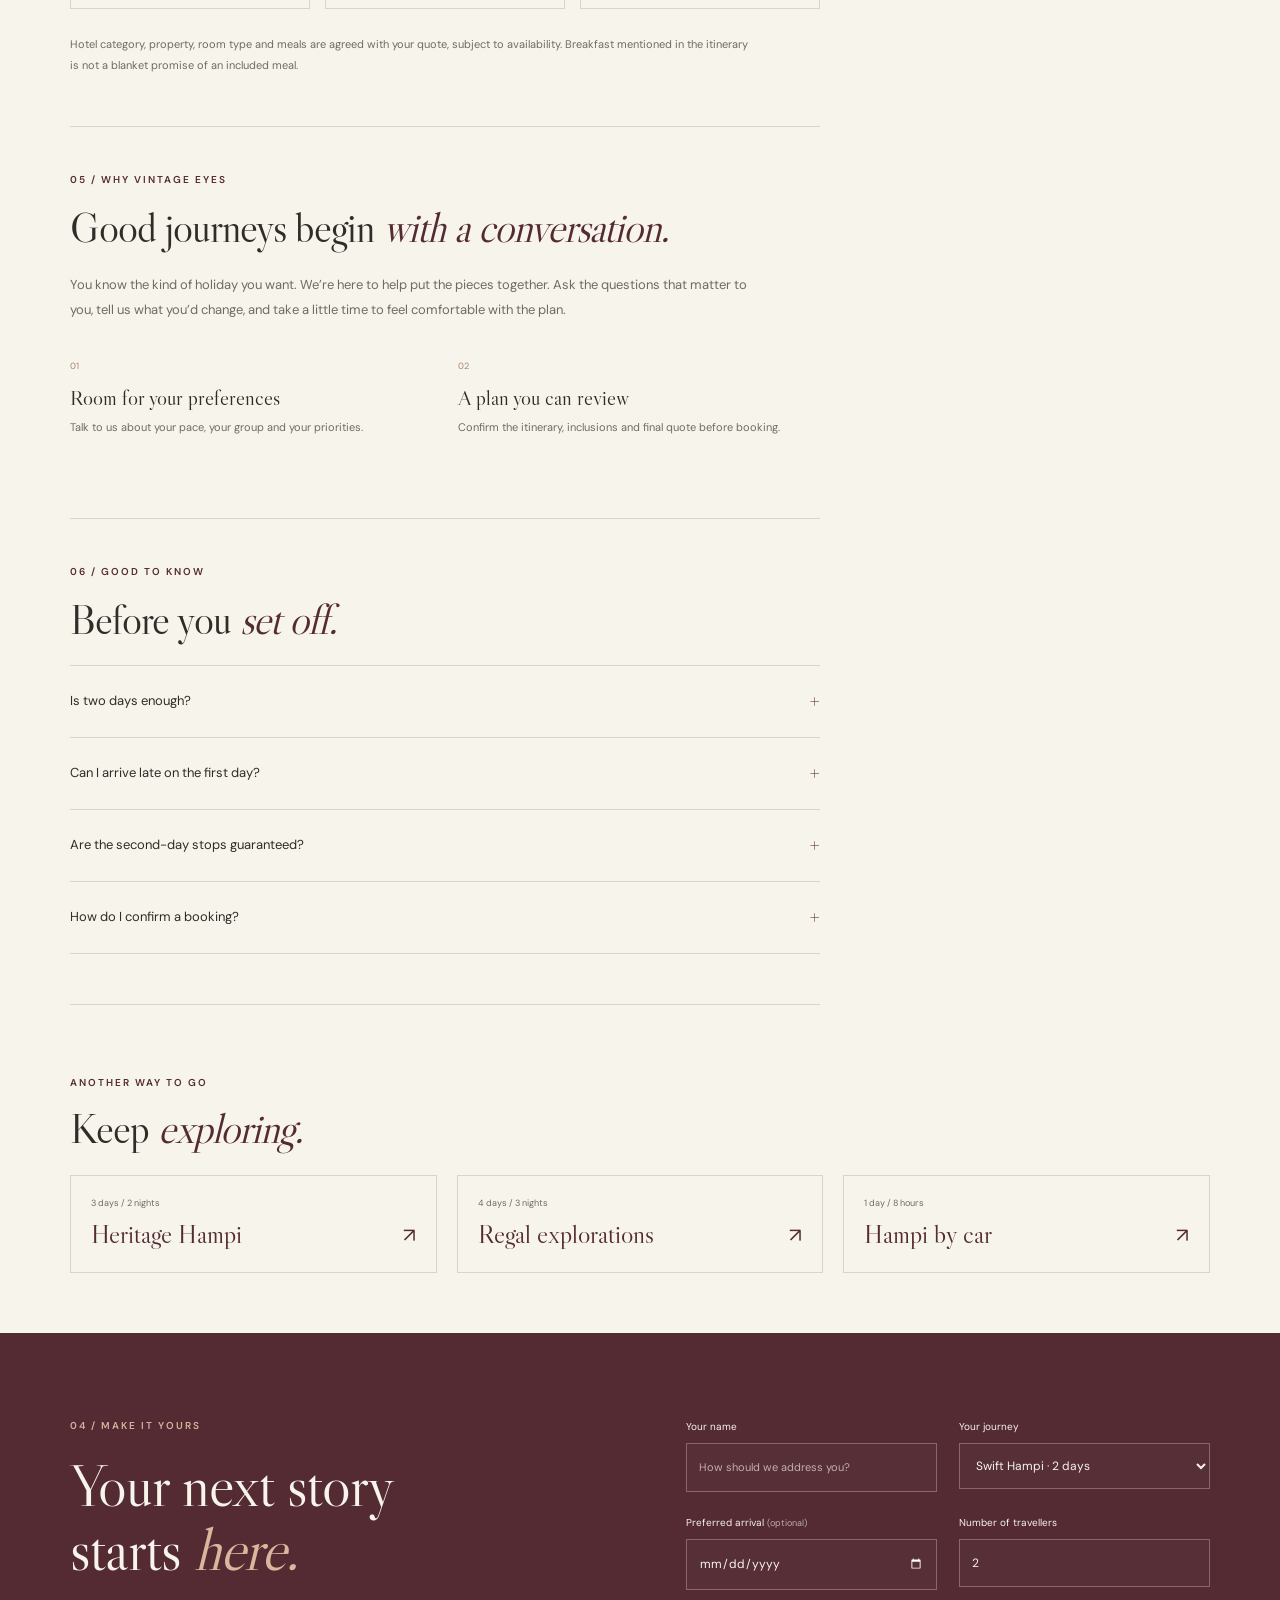
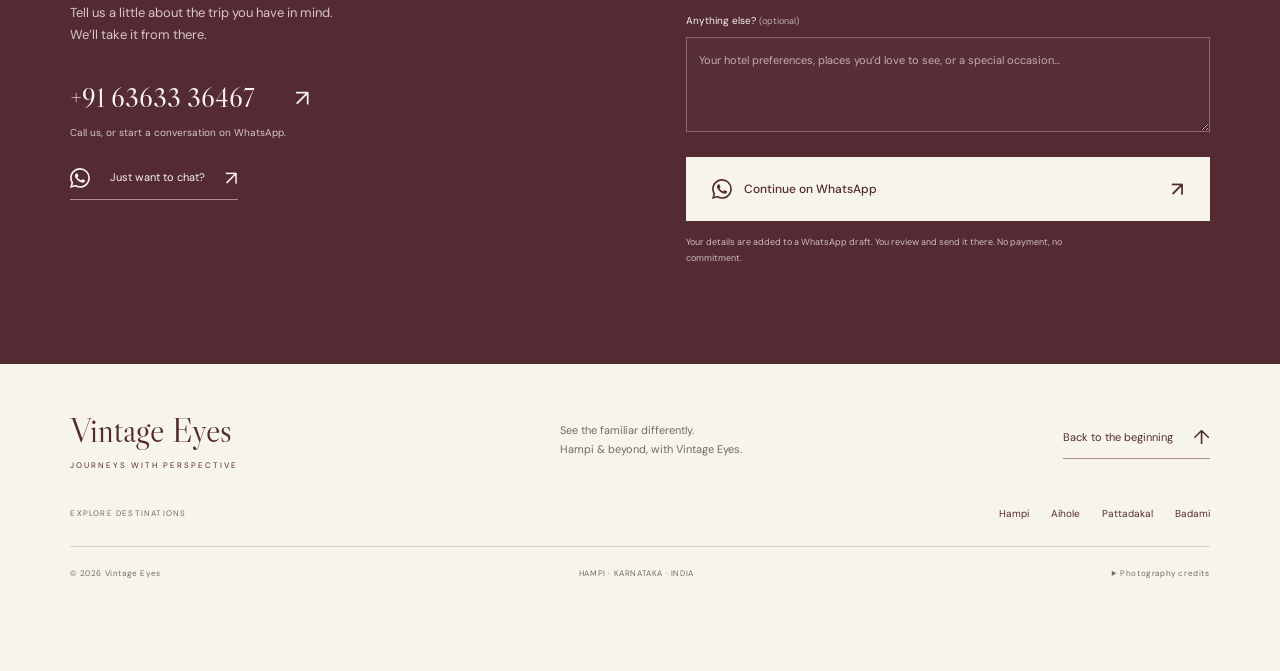
<file: tours/swift-hampi-tour/index.html>
<!doctype html>
<html lang="en">
<head>
  <meta charset="UTF-8">
  <meta name="viewport" content="width=device-width, initial-scale=1">
  <meta name="theme-color" content="#542b32">
  <title>Swift Hampi tour — 2 days &amp; 1 night | Vintage Eyes</title>
  <meta name="description" content="Swift Hampi tour — 2 days &amp; 1 night. See the complete itinerary, inclusions, transfers and stay options. Enquire with Vintage Eyes on WhatsApp.">
  <link rel="canonical" href="https://vintageeyestours.in/tours/swift-hampi-tour/">
  <meta property="og:title" content="Swift Hampi tour — 2 days &amp; 1 night | Vintage Eyes">
  <meta property="og:description" content="Swift Hampi tour — 2 days &amp; 1 night. See the complete itinerary, inclusions, transfers and stay options. Enquire with Vintage Eyes on WhatsApp.">
  <meta property="og:type" content="website">
  <meta property="og:url" content="https://vintageeyestours.in/tours/swift-hampi-tour/">
  <meta property="og:image" content="https://vintageeyestours.in/assets/images/chariot.jpg">
  <link rel="icon" href="../../assets/favicon.svg" type="image/svg+xml">
  <link rel="stylesheet" href="../../assets/css/style.css">
  <script src="../../assets/js/site.js" defer></script>
  <script type="application/ld+json">{"@context": "https://schema.org", "@type": "BreadcrumbList", "itemListElement": [{"@type": "ListItem", "position": 1, "name": "Home", "item": "https://vintageeyestours.in/"}, {"@type": "ListItem", "position": 2, "name": "Swift Hampi", "item": "https://vintageeyestours.in/tours/swift-hampi-tour/"}]}</script>
</head>
<body class="tour-page">
<a class="skip-link" href="#main">Skip to content</a>
<header class="site-header">
    <a class="brand" href="../../" aria-label="Vintage Eyes home"><svg viewBox="0 0 60 44" aria-hidden="true"><path d="M3 23C17 5 43 5 57 23C43 41 17 41 3 23Z"/><circle cx="30" cy="23" r="10"/><path d="m22 23 5 5 12-13M30 1v5M10 5l4 5M50 5l-4 5"/></svg><span>Vintage Eyes<small>JOURNEYS WITH PERSPECTIVE</small></span></a>
    <button class="menu-toggle" aria-expanded="false" aria-controls="navigation" hidden>Menu <span aria-hidden="true">☰</span></button>
    <nav id="navigation" aria-label="Main navigation"><a href="../../#journeys">Our journeys</a><a href="../../#perspective">Our perspective</a><a href="../../#questions">Good to know</a><a class="button small" href="#plan">Plan your trip <span aria-hidden="true">↗</span></a></nav>
  </header>
<main id="main">
  <div class="breadcrumbs"><a href="../../">Home</a><span aria-hidden="true">/</span><a href="../../#journeys">Our journeys</a><span aria-hidden="true">/</span><span>Swift Hampi</span></div>
  <section class="tour-hero section" aria-labelledby="tour-title"><div><p class="eyebrow">2 DAYS / 1 NIGHT · PRIVATE JOURNEY</p><h1 id="tour-title">Swift Hampi</h1><p class="tour-tagline">A short escape. A whole new perspective.</p><p class="tour-intro">Sometimes, a change of scene is all you need. Give yourself a little time away from the everyday, and let the journey do the rest.</p><div class="tour-hero-actions"><a class="button" href="#plan">Plan this journey <span aria-hidden="true">↗</span></a><a class="text-link" href="#itinerary">See the itinerary <span aria-hidden="true">↓</span></a></div><p class="tour-location"><a href="../../destinations/hampi/">Hampi</a></p></div><figure><img src="../../assets/images/chariot.jpg" alt="The Stone Chariot in the courtyard of Vittala Temple, Hampi" width="1280" height="853" fetchpriority="high"><figcaption>A LITTLE TIME AWAY. A DIFFERENT WAY TO SEE.</figcaption></figure></section>
  <nav class="tour-section-nav" aria-label="On this tour page"><a href="#expect">What to expect</a><a href="#itinerary">Itinerary</a><a href="#included">Inclusions & transfers</a><a href="#stays">Hotels & stays</a><a href="#why-us">Why Vintage Eyes</a><a href="#questions">FAQs</a></nav>
  <div class="tour-layout section">
    <div class="tour-content">
      <section id="expect" class="tour-section"><p class="eyebrow">01 / WHAT TO EXPECT</p><h2>A trip that feels <em>like yours.</em></h2><p>Have a weekend in mind? Start here. Swift is for travellers who want a compact break, with the stay and sightseeing brought into one plan. Arrive with a pair of comfortable shoes, a little curiosity, and an idea of what you would most like to see. We’ll talk through your arrival and departure times before you book, so you know how your days will fit together.</p></section>
      <section id="itinerary" class="tour-section"><p class="eyebrow">02 / YOUR ITINERARY</p><h2>2 days, <em>step by step.</em></h2><p class="section-note">The full route is below. Arrival times, opening hours and your chosen pace shape the final schedule. Departure-day visits depend on the time available; optional activities are confirmed separately.</p><article class="day-itinerary" data-day="1">
          <div class="day-heading"><span class="day-number">01</span><div><p class="eyebrow">DAY 1</p><h3>Arrive, check in &amp; explore Hampi</h3></div></div>
          <p class="day-intro">Meet your driver in Hospet, settle into your hotel, then begin sightseeing.</p>
          <ol class="stop-list"><li><span class="stop-number">01</span><div><h4>Vijaya Vittala Temple</h4></div></li><li><span class="stop-number">02</span><div><h4>Malyavanta Hill</h4></div></li><li><span class="stop-number">03</span><div><h4>Bhima’s Gateway</h4></div></li><li><span class="stop-number">04</span><div><h4>Ganagitti Jain Temple</h4></div></li><li><span class="stop-number">05</span><div><h4>Pattabhirama Temple</h4></div></li><li><span class="stop-number">06</span><div><h4>Lakshmi Narasimha Temple</h4></div></li><li><span class="stop-number">07</span><div><h4>Badavilinga Temple</h4></div></li><li><span class="stop-number">08</span><div><h4>Krishna Temple</h4></div></li><li><span class="stop-number">09</span><div><h4>Virupaksha Temple</h4></div></li><li><span class="stop-number">10</span><div><h4>Sasivekalu Ganesha Temple</h4></div></li><li><span class="stop-number">11</span><div><h4>Hemakuta Hill Temple</h4></div></li></ol>
          <p class="day-end">Overnight in Hampi.</p>
        </article><article class="day-itinerary" data-day="2">
          <div class="day-heading"><span class="day-number">02</span><div><p class="eyebrow">DAY 2</p><h3>Check out, sightseeing &amp; departure</h3></div></div>
          <p class="day-intro">After breakfast and checkout, visit these stops as your departure time permits.</p>
          <ol class="stop-list"><li><span class="stop-number">01</span><div><h4>Queen’s Bath</h4></div></li><li><span class="stop-number">02</span><div><h4>Mahanavami Platform</h4></div></li><li><span class="stop-number">03</span><div><h4>Hazara Rama Temple</h4></div></li><li><span class="stop-number">04</span><div><h4>Zenana Enclosure</h4></div></li><li><span class="stop-number">05</span><div><h4>Lotus Mahal</h4></div></li><li><span class="stop-number">06</span><div><h4>Elephant Stables</h4></div></li><li><span class="stop-number">07</span><div><h4>Tungabhadra River coracle ride</h4><span class="optional-stop">Optional · extra charge · subject to availability</span></div></li><li><span class="stop-number">08</span><div><h4>Kodandarama Temple</h4></div></li><li><span class="stop-number">09</span><div><h4>Achyutaraya Temple</h4></div></li><li><span class="stop-number">10</span><div><h4>Matanga Hills</h4></div></li></ol>
          <p class="day-end">Drop-off at Hospet railway station or bus stand.</p>
        </article></section>
      <section id="included" class="tour-section"><p class="eyebrow">03 / THE PRACTICAL DETAILS</p><h2>The details, <em>made clear.</em></h2><div class="included-grid"><div><h3>What’s included</h3><ul><li>Hotel accommodation · 1 night in Hampi</li>
<li>Private air-conditioned car and driver</li>
<li>Driver charges and parking</li>
<li>Sightseeing along the listed route</li>
<li>Pickup and drop-off as agreed</li>
<li>Daily sightseeing allowance: 8 hours / 80 km</li></ul></div><div><h3>What’s extra</h3><ul><li>Meals not specified in your quote</li>
<li>Monument entry tickets and camera fees</li>
<li>Optional rides and activities</li>
<li>Personal purchases and expenses</li>
<li>Items outside the confirmed inclusions</li></ul></div></div><div class="transfer-details"><h3>Arrival & transfers</h3><dl><div><dt>Pickup</dt><dd>Hospet railway station or bus stand</dd></div><div><dt>Drop-off</dt><dd>Hospet railway station or bus stand</dd></div></dl><p>Share both your arrival and return timings when you enquire. We’ll agree on a meeting point and plan the sightseeing around the time you have. Keep your departure details handy, especially if your second day is shorter.</p></div></section>
      <section id="stays" class="tour-section"><p class="eyebrow">04 / HOTELS & STAYS</p><h2>Somewhere to <em>settle in.</em></h2><p>A good short break begins with a stay that suits you. Tell us whether you prefer a simple room, more comfort, or something special. The property and room type will be named in your quote before you confirm.</p><div class="stay-options"><article><p class="eyebrow">STANDARD</p><h3>A simple base</h3><p>For a practical stay and more time out exploring.</p></article><article><p class="eyebrow">DELUXE</p><h3>A little more comfort</h3><p>For the room and comforts you enjoy returning to.</p></article><article><p class="eyebrow">PREMIUM</p><h3>Make the stay special</h3><p>For a holiday where the hotel is part of the experience.</p></article></div><p class="section-note">Hotel category, property, room type and meals are agreed with your quote, subject to availability. Breakfast mentioned in the itinerary is not a blanket promise of an included meal.</p></section>
      <section id="why-us" class="tour-section"><p class="eyebrow">05 / WHY VINTAGE EYES</p><h2>Good journeys begin <em>with a conversation.</em></h2><p>You know the kind of holiday you want. We’re here to help put the pieces together. Ask the questions that matter to you, tell us what you’d change, and take a little time to feel comfortable with the plan.</p><div class="principles"><div><span>01</span><h3>Room for your preferences</h3><p>Talk to us about your pace, your group and your priorities.</p></div><div><span>02</span><h3>A plan you can review</h3><p>Confirm the itinerary, inclusions and final quote before booking.</p></div></div></section>
      <section id="questions" class="tour-section"><p class="eyebrow">06 / GOOD TO KNOW</p><h2>Before you <em>set off.</em></h2><div class="faq-list"><details><summary>Is two days enough?</summary><p>It’s a compact introduction, so tell us which stops matter most to you. If you would rather spend longer at each place, ask about adding a day or choosing Heritage.</p></details><details><summary>Can I arrive late on the first day?</summary><p>Share your arrival time before booking. We’ll explain what can fit into the remaining day and agree on any changes with you.</p></details><details><summary>Are the second-day stops guaranteed?</summary><p>They depend on your departure time. We’ll work through the available sightseeing window with you before the itinerary is confirmed.</p></details><details><summary>How do I confirm a booking?</summary><p>Send an enquiry first. We’ll discuss availability, your itinerary and the final price, then share the payment and cancellation terms for you to review. An enquiry is not a confirmed reservation.</p></details></div></section>
    </div>
    <aside class="tour-sidebar" aria-label="Tour summary"><p class="eyebrow">YOUR JOURNEY AT A GLANCE</p><h2>Swift Hampi</h2><dl><div><dt>Duration</dt><dd>2 days / 1 night</dd></div><div><dt>Places</dt><dd>Hampi</dd></div><div><dt>Stay</dt><dd>1 night in Hampi</dd></div><div><dt>Travel</dt><dd>Private car & driver</dd></div></dl><div class="sidebar-price"><span>STARTING FROM</span><strong>₹8,999</strong><small>per couple</small></div><p class="section-note">Indicative starting price. Dates, hotel and vehicle choice determine your confirmed quote.</p><a class="button whatsapp-button" href="https://wa.me/916363336467?text=Hello%20Vintage%20Eyes%21%20I%E2%80%99m%20interested%20in%20Swift%20Hampi.%20Please%20share%20availability%20and%20a%20quote." target="_blank" rel="noopener noreferrer"><svg xmlns="http://www.w3.org/2000/svg" width="16" height="16" fill="currentColor" class="whatsapp-icon" aria-hidden="true" focusable="false" viewBox="0 0 16 16">
  <path d="M13.601 2.326A7.85 7.85 0 0 0 7.994 0C3.627 0 .068 3.558.064 7.926c0 1.399.366 2.76 1.057 3.965L0 16l4.204-1.102a7.9 7.9 0 0 0 3.79.965h.004c4.368 0 7.926-3.558 7.93-7.93A7.9 7.9 0 0 0 13.6 2.326zM7.994 14.521a6.6 6.6 0 0 1-3.356-.92l-.24-.144-2.494.654.666-2.433-.156-.251a6.56 6.56 0 0 1-1.007-3.505c0-3.626 2.957-6.584 6.591-6.584a6.56 6.56 0 0 1 4.66 1.931 6.56 6.56 0 0 1 1.928 4.66c-.004 3.639-2.961 6.592-6.592 6.592m3.615-4.934c-.197-.099-1.17-.578-1.353-.646-.182-.065-.315-.099-.445.099-.133.197-.513.646-.627.775-.114.133-.232.148-.43.05-.197-.1-.836-.308-1.592-.985-.59-.525-.985-1.175-1.103-1.372-.114-.198-.011-.304.088-.403.087-.088.197-.232.296-.346.1-.114.133-.198.198-.33.065-.134.034-.248-.015-.347-.05-.099-.445-1.076-.612-1.47-.16-.389-.323-.335-.445-.34-.114-.007-.247-.007-.38-.007a.73.73 0 0 0-.529.247c-.182.198-.691.677-.691 1.654s.71 1.916.81 2.049c.098.133 1.394 2.132 3.383 2.992.47.205.84.326 1.129.418.475.152.904.129 1.246.08.38-.058 1.171-.48 1.338-.943.164-.464.164-.86.114-.943-.049-.084-.182-.133-.38-.232"/>
</svg><span>Ask on WhatsApp</span><span aria-hidden="true">↗</span></a><a class="sidebar-call" href="tel:+916363336467">Prefer a call? +91 63633 36467</a></aside>
  </div>
  <section class="other-journeys section" aria-labelledby="other-title"><p class="eyebrow">ANOTHER WAY TO GO</p><h2 id="other-title">Keep <em>exploring.</em></h2><div><a class="other-tour" href="../heritage-hampi-tour/"><span>3 days / 2 nights</span><strong>Heritage Hampi</strong><span aria-hidden="true">↗</span></a><a class="other-tour" href="../regal-hampi-aihole-pattadakal-badami-tour/"><span>4 days / 3 nights</span><strong>Regal explorations</strong><span aria-hidden="true">↗</span></a><a class="other-tour" href="../hampi-sightseeing-by-car/"><span>1 day / 8 hours</span><strong>Hampi by car</strong><span aria-hidden="true">↗</span></a></div></section>
  <section id="plan" class="plan section" aria-labelledby="plan-title"><div class="plan-copy"><p class="eyebrow">04 / MAKE IT YOURS</p><h2 id="plan-title">Your next story<br>starts <em>here.</em></h2><p>Tell us a little about the trip you have in mind.<br>We’ll take it from there.</p><a class="contact-number" href="tel:+916363336467">+91 63633 36467 <span aria-hidden="true">↗</span></a><p class="contact-caption">Call us, or start a conversation on WhatsApp.</p><a class="text-link" href="https://wa.me/916363336467" target="_blank" rel="noopener noreferrer"><svg xmlns="http://www.w3.org/2000/svg" width="16" height="16" fill="currentColor" class="whatsapp-icon" aria-hidden="true" focusable="false" viewBox="0 0 16 16">
  <path d="M13.601 2.326A7.85 7.85 0 0 0 7.994 0C3.627 0 .068 3.558.064 7.926c0 1.399.366 2.76 1.057 3.965L0 16l4.204-1.102a7.9 7.9 0 0 0 3.79.965h.004c4.368 0 7.926-3.558 7.93-7.93A7.9 7.9 0 0 0 13.6 2.326zM7.994 14.521a6.6 6.6 0 0 1-3.356-.92l-.24-.144-2.494.654.666-2.433-.156-.251a6.56 6.56 0 0 1-1.007-3.505c0-3.626 2.957-6.584 6.591-6.584a6.56 6.56 0 0 1 4.66 1.931 6.56 6.56 0 0 1 1.928 4.66c-.004 3.639-2.961 6.592-6.592 6.592m3.615-4.934c-.197-.099-1.17-.578-1.353-.646-.182-.065-.315-.099-.445.099-.133.197-.513.646-.627.775-.114.133-.232.148-.43.05-.197-.1-.836-.308-1.592-.985-.59-.525-.985-1.175-1.103-1.372-.114-.198-.011-.304.088-.403.087-.088.197-.232.296-.346.1-.114.133-.198.198-.33.065-.134.034-.248-.015-.347-.05-.099-.445-1.076-.612-1.47-.16-.389-.323-.335-.445-.34-.114-.007-.247-.007-.38-.007a.73.73 0 0 0-.529.247c-.182.198-.691.677-.691 1.654s.71 1.916.81 2.049c.098.133 1.394 2.132 3.383 2.992.47.205.84.326 1.129.418.475.152.904.129 1.246.08.38-.058 1.171-.48 1.338-.943.164-.464.164-.86.114-.943-.049-.084-.182-.133-.38-.232"/>
</svg>Just want to chat? <span aria-hidden="true">↗</span></a></div><form id="enquiry-form" hidden action="https://wa.me/916363336467" method="get" target="_blank" rel="noopener noreferrer"><div class="form-trap" aria-hidden="true"><label>Leave this field empty<input type="text" name="website" tabindex="-1" autocomplete="off"></label></div><div class="form-grid"><label>Your name<input name="traveller" autocomplete="name" placeholder="How should we address you?" maxlength="80" required></label><label>Your journey<select id="journey-select" name="journey"><option value="Not sure yet">Help me choose</option><option value="Swift Hampi — 2 days" selected>Swift Hampi · 2 days</option><option value="Heritage Hampi — 3 days">Heritage Hampi · 3 days</option><option value="Regal heritage circuit — 4 days">Regal explorations · 4 days</option><option value="Hampi sightseeing by car — 1 day">Hampi by car · 1 day</option></select></label><label>Preferred arrival <span>(optional)</span><input type="date" name="arrival" id="arrival"></label><label>Number of travellers<input type="number" name="guests" min="1" max="50" step="1" value="2" required></label><label class="full-width">Anything else? <span>(optional)</span><textarea name="notes" rows="3" maxlength="1500" placeholder="Your hotel preferences, places you’d love to see, or a special occasion…"></textarea></label></div><button class="button whatsapp-button" type="submit"><svg xmlns="http://www.w3.org/2000/svg" width="16" height="16" fill="currentColor" class="whatsapp-icon" aria-hidden="true" focusable="false" viewBox="0 0 16 16">
  <path d="M13.601 2.326A7.85 7.85 0 0 0 7.994 0C3.627 0 .068 3.558.064 7.926c0 1.399.366 2.76 1.057 3.965L0 16l4.204-1.102a7.9 7.9 0 0 0 3.79.965h.004c4.368 0 7.926-3.558 7.93-7.93A7.9 7.9 0 0 0 13.6 2.326zM7.994 14.521a6.6 6.6 0 0 1-3.356-.92l-.24-.144-2.494.654.666-2.433-.156-.251a6.56 6.56 0 0 1-1.007-3.505c0-3.626 2.957-6.584 6.591-6.584a6.56 6.56 0 0 1 4.66 1.931 6.56 6.56 0 0 1 1.928 4.66c-.004 3.639-2.961 6.592-6.592 6.592m3.615-4.934c-.197-.099-1.17-.578-1.353-.646-.182-.065-.315-.099-.445.099-.133.197-.513.646-.627.775-.114.133-.232.148-.43.05-.197-.1-.836-.308-1.592-.985-.59-.525-.985-1.175-1.103-1.372-.114-.198-.011-.304.088-.403.087-.088.197-.232.296-.346.1-.114.133-.198.198-.33.065-.134.034-.248-.015-.347-.05-.099-.445-1.076-.612-1.47-.16-.389-.323-.335-.445-.34-.114-.007-.247-.007-.38-.007a.73.73 0 0 0-.529.247c-.182.198-.691.677-.691 1.654s.71 1.916.81 2.049c.098.133 1.394 2.132 3.383 2.992.47.205.84.326 1.129.418.475.152.904.129 1.246.08.38-.058 1.171-.48 1.338-.943.164-.464.164-.86.114-.943-.049-.084-.182-.133-.38-.232"/>
</svg><span class="whatsapp-label">Continue on WhatsApp</span> <span aria-hidden="true">↗</span></button><p class="form-note">Your details are added to a WhatsApp draft. You review and send it there. No payment, no commitment.</p><p id="form-status" class="form-note" role="status"></p></form><noscript><div class="no-script-enquiry"><p>You can enquire directly on WhatsApp or call us. JavaScript is needed to prepare a personalised draft from the form.</p><a class="button whatsapp-button" href="https://wa.me/916363336467" target="_blank" rel="noopener noreferrer"><svg xmlns="http://www.w3.org/2000/svg" width="16" height="16" fill="currentColor" class="whatsapp-icon" aria-hidden="true" focusable="false" viewBox="0 0 16 16">
  <path d="M13.601 2.326A7.85 7.85 0 0 0 7.994 0C3.627 0 .068 3.558.064 7.926c0 1.399.366 2.76 1.057 3.965L0 16l4.204-1.102a7.9 7.9 0 0 0 3.79.965h.004c4.368 0 7.926-3.558 7.93-7.93A7.9 7.9 0 0 0 13.6 2.326zM7.994 14.521a6.6 6.6 0 0 1-3.356-.92l-.24-.144-2.494.654.666-2.433-.156-.251a6.56 6.56 0 0 1-1.007-3.505c0-3.626 2.957-6.584 6.591-6.584a6.56 6.56 0 0 1 4.66 1.931 6.56 6.56 0 0 1 1.928 4.66c-.004 3.639-2.961 6.592-6.592 6.592m3.615-4.934c-.197-.099-1.17-.578-1.353-.646-.182-.065-.315-.099-.445.099-.133.197-.513.646-.627.775-.114.133-.232.148-.43.05-.197-.1-.836-.308-1.592-.985-.59-.525-.985-1.175-1.103-1.372-.114-.198-.011-.304.088-.403.087-.088.197-.232.296-.346.1-.114.133-.198.198-.33.065-.134.034-.248-.015-.347-.05-.099-.445-1.076-.612-1.47-.16-.389-.323-.335-.445-.34-.114-.007-.247-.007-.38-.007a.73.73 0 0 0-.529.247c-.182.198-.691.677-.691 1.654s.71 1.916.81 2.049c.098.133 1.394 2.132 3.383 2.992.47.205.84.326 1.129.418.475.152.904.129 1.246.08.38-.058 1.171-.48 1.338-.943.164-.464.164-.86.114-.943-.049-.084-.182-.133-.38-.232"/>
</svg><span>Open WhatsApp</span></a></div></noscript></section>
</main>
<footer class="site-footer"><div class="footer-top"><a class="footer-brand" href="../../">Vintage Eyes<span>JOURNEYS WITH PERSPECTIVE</span></a><p>See the familiar differently.<br>Hampi & beyond, with Vintage Eyes.</p><a href="#main" class="text-link">Back to the beginning <span aria-hidden="true">↑</span></a></div><nav class="footer-destinations" aria-label="Explore destinations"><span>EXPLORE DESTINATIONS</span><a href="../../destinations/hampi/">Hampi</a><a href="../../destinations/aihole/">Aihole</a><a href="../../destinations/pattadakal/">Pattadakal</a><a href="../../destinations/badami/">Badami</a></nav><div class="footer-bottom"><span>© <span id="year">2026</span> Vintage Eyes</span><span>HAMPI · KARNATAKA · INDIA</span><details class="credits"><summary>Photography credits</summary><p>Hemakuta Hill: <a href="https://commons.wikimedia.org/wiki/File:Hampi_-_Hemakuta_Hill,_Virupaksha_Temple.jpg" target="_blank" rel="noopener noreferrer">Ingo Mehling</a>. Stone Chariot: <a href="https://commons.wikimedia.org/wiki/File:Stone_Chariot,_Hampi_2.jpg" target="_blank" rel="noopener noreferrer">Ajayreddykalavalli</a>. Agastya Lake: <a href="https://commons.wikimedia.org/wiki/File:Agastya_Lake_with_Badami_Temples.jpg" target="_blank" rel="noopener noreferrer">Mbigul</a>. These three images are via Wikimedia Commons, <a href="https://creativecommons.org/licenses/by-sa/4.0/" target="_blank" rel="noopener noreferrer">CC BY-SA 4.0</a>. Durga Temple: <a href="https://commons.wikimedia.org/wiki/File:Durga_Temple_in_Aihole.jpg" target="_blank" rel="noopener noreferrer">IM3847</a>, <a href="https://creativecommons.org/licenses/by-sa/4.0/" target="_blank" rel="noopener noreferrer">CC BY-SA 4.0</a>. Pattadakal: <a href="https://commons.wikimedia.org/wiki/File:Virupaksha_Temple,_Pattadakal,_Karnataka.jpg" target="_blank" rel="noopener noreferrer">Mukul Banerjee</a>, <a href="https://creativecommons.org/licenses/by-sa/3.0/" target="_blank" rel="noopener noreferrer">CC BY-SA 3.0</a>. Images resized and cropped for display; image adaptations retain the same license.</p></details></div></footer>
<a class="floating-whatsapp" href="https://wa.me/916363336467" target="_blank" rel="noopener noreferrer" aria-label="Chat with Vintage Eyes on WhatsApp"><svg xmlns="http://www.w3.org/2000/svg" width="16" height="16" fill="currentColor" class="whatsapp-icon" aria-hidden="true" focusable="false" viewBox="0 0 16 16">
  <path d="M13.601 2.326A7.85 7.85 0 0 0 7.994 0C3.627 0 .068 3.558.064 7.926c0 1.399.366 2.76 1.057 3.965L0 16l4.204-1.102a7.9 7.9 0 0 0 3.79.965h.004c4.368 0 7.926-3.558 7.93-7.93A7.9 7.9 0 0 0 13.6 2.326zM7.994 14.521a6.6 6.6 0 0 1-3.356-.92l-.24-.144-2.494.654.666-2.433-.156-.251a6.56 6.56 0 0 1-1.007-3.505c0-3.626 2.957-6.584 6.591-6.584a6.56 6.56 0 0 1 4.66 1.931 6.56 6.56 0 0 1 1.928 4.66c-.004 3.639-2.961 6.592-6.592 6.592m3.615-4.934c-.197-.099-1.17-.578-1.353-.646-.182-.065-.315-.099-.445.099-.133.197-.513.646-.627.775-.114.133-.232.148-.43.05-.197-.1-.836-.308-1.592-.985-.59-.525-.985-1.175-1.103-1.372-.114-.198-.011-.304.088-.403.087-.088.197-.232.296-.346.1-.114.133-.198.198-.33.065-.134.034-.248-.015-.347-.05-.099-.445-1.076-.612-1.47-.16-.389-.323-.335-.445-.34-.114-.007-.247-.007-.38-.007a.73.73 0 0 0-.529.247c-.182.198-.691.677-.691 1.654s.71 1.916.81 2.049c.098.133 1.394 2.132 3.383 2.992.47.205.84.326 1.129.418.475.152.904.129 1.246.08.38-.058 1.171-.48 1.338-.943.164-.464.164-.86.114-.943-.049-.084-.182-.133-.38-.232"/>
</svg><span>Chat with us</span></a>
</body>
</html>
</file>
<file: assets/css/style.css>
@import url('https://fonts.googleapis.com/css2?family=DM+Sans:wght@400;500;600;700&family=Libre+Caslon+Display&display=swap');
:root{--paper:#f7f4ec;--ink:#302c29;--wine:#542b32;--muted:#716b62;--line:#d9d3c8;--serif:'Libre Caslon Display',Georgia,serif;--sans:'DM Sans',Arial,sans-serif}
*{box-sizing:border-box}html{scroll-behavior:smooth;scroll-padding-top:110px}body{margin:0;background:var(--paper);color:var(--ink);font:15px/1.7 var(--sans)}a{color:inherit;text-decoration:none}button,input,select,textarea{font:inherit}button,a,input,select,textarea,summary{-webkit-tap-highlight-color:transparent}button,a,summary{touch-action:manipulation}button{cursor:pointer}img{display:block;max-width:100%;object-fit:cover}button{color:inherit}h1,h2,h3,p,figure{margin:0}h1,h2,h3{font-weight:400}h1,h2,h3,em{font-family:var(--serif)}em{font-style:italic;color:var(--wine)}button:focus-visible,a:focus-visible,summary:focus-visible{outline:3px solid #b58251;outline-offset:5px}input:focus,select:focus,textarea:focus{outline:2px solid var(--wine);outline-offset:3px}[hidden]{display:none!important}.sr-only{position:absolute;width:1px;height:1px;padding:0;margin:-1px;overflow:hidden;clip:rect(0,0,0,0);white-space:nowrap;border:0}.skip-link{position:fixed;top:10px;left:10px;z-index:100;transform:translateY(-200%);background:var(--wine);color:white;padding:10px 20px}.skip-link:focus{transform:none}
.site-header{display:flex;align-items:center;justify-content:space-between;gap:24px;padding:24px 5.5%;border-bottom:1px solid var(--line);position:relative;z-index:5}.brand{display:flex;align-items:center;gap:12px}.brand svg{width:47px;fill:none;stroke:var(--wine);stroke-width:1.5}.brand>span{font:29px/1 var(--serif);color:var(--wine)}.brand small{display:block;margin-top:8px;font:8px/1 var(--sans);letter-spacing:2.1px}nav{display:flex;gap:30px;align-items:center;font-size:12px}nav>a:not(.button){position:relative}nav>a:not(.button):after{content:'';position:absolute;left:0;bottom:-5px;width:0;height:1px;background:var(--wine);transition:width .2s}nav>a:hover:after{width:100%}.button{display:inline-flex;justify-content:space-between;align-items:center;gap:36px;background:var(--wine);color:var(--paper);padding:16px 25px;border:1px solid var(--wine);font-size:12px;line-height:1.5;font-weight:500;transition:background .2s,transform .2s}.button:hover{background:#713d45;transform:translateY(-2px)}.button span{font-size:20px;font-weight:400}.button.small{padding:10px 18px;gap:28px}.eyebrow{font-size:10px;letter-spacing:2px;font-weight:600;line-height:1.6;color:var(--wine)}.sun{font-size:22px;vertical-align:middle;margin-right:9px}
.hero{display:grid;grid-template-columns:1fr 1fr;max-width:1600px;margin:0 auto;padding:54px 5.5% 56px;gap:48px;align-items:center}.hero-copy{padding:18px 0}.hero h1{font-size:clamp(64px,6.6vw,106px);line-height:.98;letter-spacing:-3px;margin:28px 0}.hero-description{max-width:365px;color:var(--muted);font-size:14px;line-height:1.85;margin-bottom:30px}.hero-footnote{font-size:10px;color:var(--muted);margin-top:40px;display:flex;align-items:center;gap:13px}.line{width:30px;height:1px;background:var(--wine)}.hero-image{position:relative}.hero-image>img{width:100%;height:490px;object-position:47% center;border-radius:45% 45% 0 0}.hero-image figcaption{display:flex;justify-content:space-between;gap:15px;margin-top:15px;font-size:9px;letter-spacing:1px}.hero-image figcaption span:last-child{letter-spacing:0;color:var(--muted)}.image-stamp{position:absolute;bottom:56px;left:-35px;width:116px;height:116px;display:flex;flex-direction:column;justify-content:center;align-items:center;border-radius:50%;border:1px solid var(--paper);outline:6px solid var(--wine);background:var(--wine);color:var(--paper);font-size:10px;letter-spacing:2px;line-height:1.5;transform:rotate(-12deg)}.image-stamp i{font:30px/1 var(--serif);letter-spacing:0;margin-top:3px}.destination-strip{border-top:1px solid var(--line);border-bottom:1px solid var(--line);display:flex;justify-content:space-between;align-items:center;gap:25px;padding:22px 5.5%}.destination-strip>span{font-size:8px;letter-spacing:1.8px;color:var(--muted)}.destination-strip p{font:23px var(--serif)}.destination-strip i{font:15px var(--sans);color:#aa8260;margin:0 22px}
.section{padding:85px 5.5%;max-width:1600px;margin:auto}.section-heading{display:flex;justify-content:space-between;gap:35px;align-items:end;margin-bottom:30px}h2{font-size:clamp(38px,3.6vw,58px);line-height:1.06;letter-spacing:-1px}.section-heading h2{margin-top:15px}.section-heading>p{color:var(--muted);font-size:12px;max-width:310px;padding-bottom:4px}.filters{display:flex;gap:8px;margin:32px 0}.filter{background:transparent;border:1px solid var(--line);padding:9px 18px;border-radius:30px;font-size:11px}.filter span{margin-left:12px;font-size:8px;opacity:.7}.filter.active{background:var(--wine);color:var(--paper);border-color:var(--wine)}.filter:hover{border-color:var(--wine)}.tour-grid{display:grid;grid-template-columns:repeat(2,minmax(0,1fr));gap:42px 28px}.tour-card{border:1px solid var(--line);background:#fbf9f4}.tour-image{position:relative;overflow:hidden;display:block}.tour-image img{width:100%;height:285px;transition:transform .6s}.tour-image:hover img{transform:scale(1.035)}.image-tag{position:absolute;top:18px;left:18px;background:var(--paper);padding:5px 11px;font-size:8px;letter-spacing:1.3px}.tour-number{position:absolute;bottom:12px;right:20px;color:white;font:44px var(--serif);text-shadow:0 1px 8px #0006}.tour-body{padding:24px 26px}.tour-meta{font-size:9px;letter-spacing:1.1px;display:flex;justify-content:space-between;gap:10px;color:var(--wine)}.tour-meta span{color:var(--muted);font-size:8px}.tour-body h3{font-size:38px;line-height:1.2;margin:12px 0}.tour-body>p:not(.tour-meta){color:var(--muted);font-size:12px;max-width:410px;min-height:41px}.inclusion-row{display:flex;gap:19px;margin:20px 0 24px;font-size:10px;color:var(--muted)}.inclusion-row span:before{content:'✓';color:var(--wine);margin-right:5px}.tour-bottom{border-top:1px solid var(--line);padding-top:18px;display:flex;align-items:center;justify-content:space-between;gap:10px}.tour-bottom small{display:block;font-size:8px;letter-spacing:1px;color:var(--muted)}.tour-bottom strong{font-weight:400;font:30px var(--serif)}.text-link{display:inline-flex;align-items:center;gap:20px;font-size:11px;color:var(--wine);border-bottom:1px solid #ad8e89;padding-bottom:4px}.text-link span{font-size:20px}.text-link:hover{color:#925762}.price-note{font-size:10px;line-height:1.8;color:var(--muted);margin-top:24px}.sightseeing-image img{object-position:center 64%}
.perspective{display:grid;grid-template-columns:1fr 1fr;gap:8%;border-top:1px solid var(--line);align-items:center}.perspective-photo{position:relative}.perspective-photo img{height:525px;width:100%;object-position:35% center}.perspective-photo>span{position:absolute;bottom:24px;left:24px;font-size:9px;letter-spacing:2px;color:white;background:var(--wine);padding:9px 15px}.perspective-copy h2{margin:22px 0}.perspective-copy>p:not(.eyebrow){font-size:13px;color:var(--muted);margin:16px 0;max-width:420px}.principles{display:grid;grid-template-columns:1fr 1fr;gap:25px;margin:30px 0}.principles>div>span{font-size:9px;color:#a8856c}.principles h3{font:21px var(--serif);margin:7px 0}.principles p{font-size:11px;color:var(--muted);line-height:1.8}.faq{display:grid;grid-template-columns:.85fr 1.4fr;gap:8%;border-top:1px solid var(--line)}.faq h2{margin:18px 0 22px}.faq>div>p:not(.eyebrow){color:var(--muted);font-size:12px}.faq-list details{border-bottom:1px solid var(--line);padding:20px 0}.faq-list details:first-child{border-top:1px solid var(--line)}.faq-list summary{cursor:pointer;list-style:none;display:flex;justify-content:space-between;gap:15px;font-size:13px;align-items:center}.faq-list summary::-webkit-details-marker{display:none}.faq-list summary:after{content:'+';font:25px var(--serif);color:var(--wine)}.faq-list details[open] summary:after{content:'−'}.faq-list details p{font-size:12px;color:var(--muted);margin-top:15px;max-width:550px}
.plan{background:var(--wine);color:var(--paper);display:grid;grid-template-columns:1fr 1fr;gap:8%;max-width:none}.plan .eyebrow{color:#d1b49d}.plan h2{font-size:clamp(48px,4.7vw,72px);margin:20px 0}.plan em{color:#d9b79e}.plan-copy>p:not(.eyebrow){color:#d6c8c4;font-size:13px}.contact-number{display:inline-flex;align-items:center;gap:40px;font:27px var(--serif);margin-top:35px}.contact-number span{font:23px var(--sans)}.plan-copy .contact-caption{font-size:10px!important;margin:8px 0 20px}.plan .text-link{color:var(--paper)}.form-grid{display:grid;grid-template-columns:1fr 1fr;gap:22px}.form-grid label{font-size:10px;display:block}.form-grid label>span{opacity:.65;font-size:9px}.form-grid input,.form-grid select,.form-grid textarea{margin-top:8px;display:block;width:100%;min-width:0;border:1px solid #8a666b;border-radius:0;background:#ffffff05;color:var(--paper);padding:13px 12px;font-size:12px;color-scheme:dark}.form-grid input::placeholder,.form-grid textarea::placeholder{color:#c0aeb0;font-size:11px}.form-grid select{height:46px}.form-grid select option{background:var(--wine)}.form-grid input:focus,.form-grid select:focus,.form-grid textarea:focus{outline-color:#d9b79e}.form-grid textarea{resize:vertical;min-height:95px}.full-width{grid-column:1/-1}.plan form .button{background:var(--paper);color:var(--wine);margin-top:25px;width:100%;border-color:var(--paper)}.plan form .button:hover{background:#e8dacc}.form-note{font-size:9px;color:#d1bcbf;line-height:1.8;margin-top:13px;max-width:390px}.form-note a{text-decoration:underline}.site-footer{padding:45px 5.5% 25px}.footer-top{display:flex;justify-content:space-between;align-items:center;gap:30px;padding-bottom:35px}.footer-brand{font:34px var(--serif);color:var(--wine)}.footer-brand span{display:block;font:8px var(--sans);letter-spacing:2px;margin-top:9px}.footer-top>p{font-size:11px;color:var(--muted)}.footer-bottom{display:flex;align-items:start;justify-content:space-between;gap:20px;padding-top:20px;border-top:1px solid var(--line);font-size:8px;letter-spacing:.6px;color:var(--muted)}.credits{max-width:280px}.credits summary{cursor:pointer;text-align:right}.credits p{margin-top:12px;font-size:10px;letter-spacing:0}.credits a{text-decoration:underline}
dialog{width:min(620px,calc(100% - 32px));max-height:85dvh;background:var(--paper);color:var(--ink);border:0;padding:40px;box-shadow:0 20px 80px #0003;overflow:auto}dialog::backdrop{background:#21191bbf;backdrop-filter:blur(3px)}body.modal-open{overflow:hidden}.dialog-close{position:absolute;right:14px;top:8px;background:none;border:0;font-size:30px;padding:0 10px}.dialog-image{height:180px;width:100%;margin-bottom:24px}.dialog-title{font:42px/1.1 var(--serif);margin:12px 0 8px}.dialog-price{font-size:13px;color:var(--wine);margin:12px 0}.dialog-description{font-size:12px;color:var(--muted)}.itinerary{padding:0;list-style:none;margin:24px 0}.itinerary li{padding:12px 0;border-top:1px solid var(--line)}.itinerary strong{display:block;font-size:11px;font-weight:500}.itinerary p{font-size:11px;color:var(--muted);margin-top:4px}.dialog-inclusions{font-size:11px;color:var(--muted);margin:18px 0}.dialog-note{font-size:9px;color:var(--muted);margin-top:12px}.menu-toggle{background:none;border:1px solid var(--line);padding:8px 12px;font-size:11px}.menu-toggle span{margin-left:10px}
@media(min-width:1600px){.destination-strip,.site-header,.site-footer,.plan{padding-left:max(5.5%,calc((100vw - 1424px)/2));padding-right:max(5.5%,calc((100vw - 1424px)/2))}}
@media(max-width:1000px){nav{gap:18px}.hero{gap:35px}.hero h1{font-size:75px}.hero-image>img{height:430px}.hero-image figcaption{font-size:8px}.destination-strip i{margin:0 14px}.destination-strip>span{font-size:7px}.section-heading{display:block}.section-heading>p{margin-top:18px}.perspective{gap:6%}.tour-meta{font-size:8px}.tour-meta span{font-size:7px}.tour-bottom .text-link{gap:8px}.plan{gap:5%}.form-grid{gap:15px}}
@media(max-width:760px){html{scroll-padding-top:25px}.site-header{padding:20px 6%;align-items:center;flex-wrap:wrap}.brand>span{font-size:27px}.brand svg{width:40px}.brand small{font-size:7px}nav{flex-wrap:wrap;width:100%;gap:20px;padding-top:10px}nav .button{padding:8px 14px}.js-enabled #navigation{display:none}.js-enabled #navigation.is-open{display:flex}.hero{grid-template-columns:1fr;padding:35px 6% 38px;gap:35px}.hero h1{font-size:clamp(64px,12vw,90px);letter-spacing:-2px;margin:22px 0}.hero-description{max-width:400px}.hero-footnote{margin-top:25px}.hero-image{margin-left:18px}.hero-image>img{height:450px;max-height:110vw}.image-stamp{width:95px;height:95px;font-size:8px;left:-18px;bottom:55px}.image-stamp i{font-size:25px}.destination-strip{justify-content:center;padding:20px 6%}.destination-strip>span{display:none}.destination-strip p{font-size:21px}.destination-strip i{margin:0 11px}.section{padding:55px 6%}.section-heading h2{font-size:42px;max-width:440px}.section-heading h2 em{display:block}.filters{flex-wrap:wrap;gap:7px;margin:26px 0}.filter{font-size:10px;padding:8px 13px}.filter span{margin-left:8px}.tour-grid{gap:24px;grid-template-columns:1fr}.tour-image img{height:280px}.tour-body{padding:22px}.tour-meta{font-size:9px}.tour-meta span{font-size:8px}.tour-body>p:not(.tour-meta){min-height:0}.tour-bottom .text-link{gap:18px}.perspective{grid-template-columns:1fr;gap:32px}.perspective-photo img{height:370px}.perspective-copy h2{font-size:48px}.perspective-copy>p:not(.eyebrow){max-width:none}.faq{grid-template-columns:1fr;gap:30px}.faq h2{font-size:46px}.faq-list details{padding:17px 0}.plan{grid-template-columns:1fr;gap:38px}.plan h2{font-size:60px}.form-grid{gap:18px}.plan form .button{padding:16px 20px}.footer-top{align-items:start;flex-wrap:wrap}.footer-top>p{display:none}.footer-brand{font-size:28px}.footer-top .text-link{font-size:9px;gap:12px}.footer-bottom{flex-wrap:wrap}.footer-bottom>span:nth-child(2){display:none}.credits{max-width:220px}.credits summary{text-align:left}dialog{padding:30px 24px}.dialog-title{font-size:36px}}
@media(prefers-reduced-motion:reduce){html{scroll-behavior:auto}*,*:before,*:after{transition:none!important;animation:none!important}}

.menu-toggle{display:none}
@media(max-width:760px){.menu-toggle{display:block}}

/* Shared WhatsApp controls and enquiry safeguards. */
.whatsapp-icon{width:20px;height:20px;flex-shrink:0;display:inline-block;vertical-align:middle}
.whatsapp-button{gap:12px;justify-content:center}
.whatsapp-button>span,.whatsapp-button .whatsapp-label{font-size:12px;font-weight:500}
.whatsapp-button>span[aria-hidden]{font-size:20px;margin-left:auto}
.plan form .whatsapp-button{justify-content:flex-start}
.floating-whatsapp{position:fixed;right:24px;bottom:24px;z-index:20;display:flex;align-items:center;gap:10px;padding:13px 18px;background:#235d45;color:white;border:1px solid #fff5;border-radius:40px;box-shadow:0 4px 18px #0002;font-size:11px}
.floating-whatsapp:hover{background:#1a4a36}
.floating-whatsapp .whatsapp-icon{width:23px;height:23px}
.form-trap{position:absolute;left:-10000px;width:1px;height:1px;overflow:hidden}
.no-script-enquiry p{font-size:13px;margin-bottom:20px}
.no-script-enquiry .button{background:var(--paper);color:var(--wine)}
.site-footer{padding-bottom:90px}

/* Dedicated tour pages. */
.tour-page{scroll-padding-top:95px}
.breadcrumbs{padding:24px 5.5% 0;display:flex;gap:13px;align-items:center;font-size:10px;color:var(--muted);max-width:1600px;margin:auto;flex-wrap:wrap}
.breadcrumbs a:hover{text-decoration:underline;color:var(--wine)}
.tour-hero{display:grid;grid-template-columns:1.2fr 1fr;gap:8%;align-items:center;padding-top:40px;padding-bottom:55px}
.tour-hero h1{font:clamp(60px,6vw,94px)/1 var(--serif);letter-spacing:-2px;margin:25px 0;color:var(--wine)}
.tour-tagline{font:30px/1.3 var(--serif);margin-bottom:18px}
.tour-intro{font-size:13px;max-width:440px;color:var(--muted)}
.tour-hero-actions{display:flex;gap:26px;align-items:center;margin:28px 0;flex-wrap:wrap}
.tour-location{font-size:10px;letter-spacing:1px;color:var(--wine)}
.tour-location a{border-bottom:1px solid #ad8e89;padding-bottom:2px}
.tour-hero figure img{width:100%;height:380px;border-radius:45% 45% 0 0}
.tour-hero figcaption{font-size:8px;letter-spacing:1.5px;margin-top:14px;color:var(--muted)}
.tour-section-nav{position:sticky;top:0;z-index:15;background:var(--paper);padding:18px 5.5%;border-top:1px solid var(--line);border-bottom:1px solid var(--line);gap:28px;overflow-x:auto;white-space:nowrap}
.tour-section-nav a{font-size:11px}
.tour-section-nav a:hover{color:var(--wine);text-decoration:underline}
.tour-layout{display:grid;grid-template-columns:minmax(0,1fr) 310px;gap:7%;align-items:start;padding-top:55px;padding-bottom:15px}
.tour-content{min-width:0}
.tour-section{padding:0 0 50px;margin-bottom:45px;border-bottom:1px solid var(--line);scroll-margin-top:90px}
.tour-section h2{font-size:42px;line-height:1.12;margin:16px 0 22px}
.tour-section>p:not(.eyebrow){font-size:13px;color:var(--muted);max-width:680px;line-height:1.9}
.tour-section .section-note{font-size:11px!important}
.day-itinerary{margin-top:30px;border:1px solid var(--line);padding:25px;background:#fbf9f4}
.day-heading{display:flex;gap:17px;align-items:center}
.day-number{font:38px var(--serif);color:#ad8e7b}
.day-heading .eyebrow{font-size:8px}
.day-heading h3{font:27px/1.2 var(--serif);margin-top:3px}
.day-intro{font-size:11px;color:var(--muted);margin:18px 0}
.stop-list{list-style:none;padding:0;margin:0;display:grid;grid-template-columns:1fr 1fr;gap:0 24px}
.stop-list li{display:flex;align-items:center;gap:12px;border-top:1px solid var(--line);padding:13px 0;min-width:0}
.stop-number{font-size:8px;color:#9b7f6a;min-width:15px}
.stop-list h4{font:12px/1.65 var(--sans);margin:0;font-weight:400}
.optional-stop{display:block;font-size:8px;line-height:1.6;color:var(--muted);margin-top:4px}
.day-end{border-top:1px solid var(--line);padding-top:15px;margin-top:5px;font-size:10px;color:var(--wine)}
.included-grid{display:grid;grid-template-columns:1fr 1fr;gap:30px;margin-bottom:30px}
.included-grid h3,.transfer-details h3{font:27px var(--serif);margin:0 0 14px}
.included-grid ul{padding-left:18px;margin:0;font-size:11px;line-height:1.9;color:var(--muted)}
.included-grid li{padding:3px 0}
.transfer-details{margin-top:30px;background:#eee8dc;padding:24px}
.transfer-details dl{margin:0 0 18px}
.transfer-details dl>div{display:grid;grid-template-columns:65px 1fr;gap:10px;font-size:11px;margin:10px 0}
.transfer-details dt{color:var(--wine)}
.transfer-details dd{margin:0;color:var(--muted)}
.transfer-details>p{font-size:11px;color:var(--muted)}
.stay-options{display:grid;grid-template-columns:1fr 1fr 1fr;gap:15px;margin:25px 0}
.stay-options article{padding:18px 16px;border:1px solid var(--line)}
.stay-options .eyebrow{font-size:8px;letter-spacing:1px}
.stay-options h3{font:23px/1.2 var(--serif);margin:10px 0}
.stay-options p:not(.eyebrow){font-size:10px;color:var(--muted)}
.tour-sidebar{position:sticky;top:95px;border:1px solid var(--line);padding:26px;background:#eee8dc}
.tour-sidebar>.eyebrow{font-size:8px;letter-spacing:1.4px}
.tour-sidebar h2{font:33px var(--serif);margin:14px 0 20px;color:var(--wine)}
.tour-sidebar dl{margin:0}
.tour-sidebar dl>div{display:grid;grid-template-columns:60px 1fr;gap:12px;font-size:10px;padding:10px 0;border-top:1px solid var(--line)}
.tour-sidebar dt{color:var(--muted)}
.tour-sidebar dd{margin:0}
.sidebar-price{margin:23px 0 12px}
.sidebar-price>span{display:block;font-size:8px;letter-spacing:1px;color:var(--muted)}
.sidebar-price strong{display:block;font:44px/1.3 var(--serif)}
.sidebar-price small{font-size:10px;color:var(--muted)}
.section-note{font-size:10px;line-height:1.9;color:var(--muted)}
.tour-sidebar .button{width:100%;padding:13px 16px;gap:10px;margin-top:20px}
.tour-sidebar .button>span{font-size:10px}
.tour-sidebar .button>span[aria-hidden]{font-size:19px}
.sidebar-call{display:block;font-size:9px;text-align:center;color:var(--wine);margin-top:16px}
.other-journeys{padding-top:10px;padding-bottom:60px}
.other-journeys h2{font-size:42px;margin:15px 0 25px}
.other-journeys>div{display:grid;grid-template-columns:repeat(3,1fr);gap:20px}
.other-tour{display:grid;grid-template-columns:1fr auto;gap:7px;border:1px solid var(--line);padding:20px}
.other-tour>span:first-child{grid-column:1/-1;font-size:9px;color:var(--muted)}
.other-tour strong{font:26px var(--serif);color:var(--wine)}
.other-tour>span:last-child{font-size:20px;color:var(--wine)}
.other-tour:hover{background:#eee8dc}
@media(max-width:1050px){.tour-layout{grid-template-columns:minmax(0,1fr) 275px;gap:4%}.tour-section-nav{gap:20px}.stop-list{grid-template-columns:1fr}.stay-options{grid-template-columns:1fr}.stay-options article{display:grid;grid-template-columns:90px 1fr;gap:10px;align-items:center}.stay-options h3{margin:0}.stay-options p:not(.eyebrow){grid-column:2}.tour-sidebar{padding:20px}.other-tour strong{font-size:22px}}
@media(max-width:760px){.floating-whatsapp{right:16px;bottom:16px;padding:13px}.floating-whatsapp>span{display:none}.breadcrumbs{padding:20px 6% 0;font-size:9px;gap:9px}.tour-hero{grid-template-columns:1fr;gap:30px;padding-top:30px;padding-bottom:35px}.tour-hero h1{font-size:65px;letter-spacing:-1px}.tour-tagline{font-size:28px}.tour-hero figure img{height:300px}.tour-section-nav{width:100%;padding:15px 6%;flex-wrap:nowrap;gap:22px}.tour-section-nav a{font-size:10px}.tour-layout{display:flex;flex-direction:column;padding-top:35px;gap:35px}.tour-content{width:100%}.tour-sidebar{order:-1;width:100%;position:static;display:grid;grid-template-columns:1fr 1fr;gap:0 20px;padding:22px}.tour-sidebar>.eyebrow,.tour-sidebar>h2,.tour-sidebar>.section-note,.tour-sidebar>.button,.tour-sidebar>.sidebar-call{grid-column:1/-1}.tour-sidebar h2{margin-bottom:15px}.tour-sidebar dl{grid-column:1}.sidebar-price{margin:5px 0;grid-column:2;padding-left:10px}.sidebar-price strong{font-size:38px}.tour-sidebar dl>div{grid-template-columns:1fr;gap:3px}.tour-sidebar .section-note{margin-top:14px}.tour-section h2{font-size:36px}.tour-section{padding-bottom:35px;margin-bottom:35px}.day-itinerary{padding:20px}.day-heading{gap:12px}.day-number{font-size:32px}.day-heading h3{font-size:25px}.stop-list{grid-template-columns:1fr}.included-grid{grid-template-columns:1fr;gap:25px}.transfer-details{padding:20px}.stay-options article{grid-template-columns:1fr;gap:5px}.stay-options p:not(.eyebrow){grid-column:1}.other-journeys>div{grid-template-columns:1fr;gap:12px}.other-tour strong{font-size:27px}.tour-page .plan h2{font-size:54px}}

/* Destination guides and links shared across the website. */
.destination-strip a{transition:color .2s;position:relative}
.destination-strip a:hover{color:var(--wine);text-decoration:underline;text-underline-offset:5px;text-decoration-thickness:1px}
.footer-destinations{display:flex;align-items:center;flex-wrap:wrap;gap:22px;padding:0 0 24px;font-size:10px;color:var(--wine)}
.footer-destinations>span{font-size:8px;letter-spacing:1.2px;color:var(--muted);margin-right:auto}
.footer-destinations a:hover,.footer-destinations a[aria-current="page"]{text-decoration:underline;text-underline-offset:4px}
.destination-hero h1{font-size:clamp(68px,7vw,110px)}
.destination-overview{display:grid;grid-template-columns:1fr 1.35fr;gap:8%;border-bottom:1px solid var(--line)}
.destination-overview h2{margin-top:18px}
.destination-overview>div>p{font-size:14px;line-height:1.95;color:var(--muted);max-width:650px}
.destination-facts{display:grid;grid-template-columns:1fr 1fr;gap:25px;margin-top:30px;padding-top:22px;border-top:1px solid var(--line)}
.destination-facts span{font-size:8px;letter-spacing:1.4px;color:#9b7f6a}
.destination-facts p{font-size:11px;color:var(--wine);margin-top:7px}
.destination-highlights h2,.destination-visit h2,.destination-related h2{margin:18px 0 30px;font-size:48px}
.destination-highlight-grid{display:grid;grid-template-columns:1fr 1fr;gap:24px}
.destination-highlight{border:1px solid var(--line);padding:30px;background:#fbf9f4}
.destination-highlight>.eyebrow{color:#ad8e7b;font-size:11px}
.destination-highlight h3{font:30px/1.2 var(--serif);margin:18px 0 14px;color:var(--wine)}
.destination-highlight p{font-size:12px;color:var(--muted);max-width:470px;line-height:1.9}
.destination-visit{background:#eee8dc;max-width:none}
.destination-visit-grid{display:grid;grid-template-columns:repeat(3,1fr);gap:35px}
.destination-visit-grid h3{font:28px var(--serif);margin-bottom:15px}
.destination-visit-grid p{font-size:12px;color:var(--muted);line-height:1.9}
.destination-visit>.section-note{margin-top:30px}
.destination-sources{font-size:9px;color:var(--muted);margin-top:15px;line-height:1.9}
.destination-sources a{text-decoration:underline;text-underline-offset:2px}
.destination-tours .section-note{margin-bottom:26px}
.destination-tours .circuit-note{background:#eee8dc;border-left:2px solid #ad8e89;padding:14px 18px;font-size:11px;max-width:800px}
.destination-tours .single-tour{grid-template-columns:1fr}
.single-tour .tour-card{display:grid;grid-template-columns:1.1fr 1fr}
.single-tour .tour-image img{height:100%;min-height:315px;max-height:430px}
.single-tour .tour-body{padding:35px}
.destination-related{border-top:1px solid var(--line)}
.destination-related>div{display:grid;grid-template-columns:repeat(3,1fr);gap:25px}
.destination-related-card img{width:100%;height:210px;transition:opacity .2s}
.destination-related-card:hover img{opacity:.85}
.destination-related-card>div{display:flex;justify-content:space-between;align-items:center;margin-top:15px;gap:15px;color:var(--wine)}
.destination-related-card h3{font:32px var(--serif)}
.destination-related-card>div>span{font-size:23px}
.destination-related-card>p{font-size:10px;color:var(--muted);margin-top:7px}
@media(max-width:1000px){.destination-visit-grid{gap:25px}.destination-related-card img{height:170px}.single-tour .tour-body{padding:25px}}
@media(max-width:760px){.footer-destinations{gap:16px;justify-content:flex-start;font-size:10px}.footer-destinations>span{width:100%;margin-right:0}.destination-hero h1{font-size:72px;overflow-wrap:break-word}.destination-overview{grid-template-columns:1fr;gap:25px}.destination-overview h2{font-size:46px}.destination-overview>div>p{font-size:13px}.destination-facts{gap:20px}.destination-highlights h2,.destination-visit h2,.destination-related h2{font-size:40px}.destination-highlight-grid,.destination-visit-grid,.destination-related>div{grid-template-columns:1fr;gap:20px}.destination-highlight{padding:25px}.destination-highlight h3{font-size:29px}.destination-visit-grid{gap:28px}.single-tour .tour-card{display:block}.single-tour .tour-image img{min-height:0;height:280px}.destination-related-card img{height:240px}.destination-related-card h3{font-size:33px}.destination-page .plan h2{font-size:50px}}
</file>
